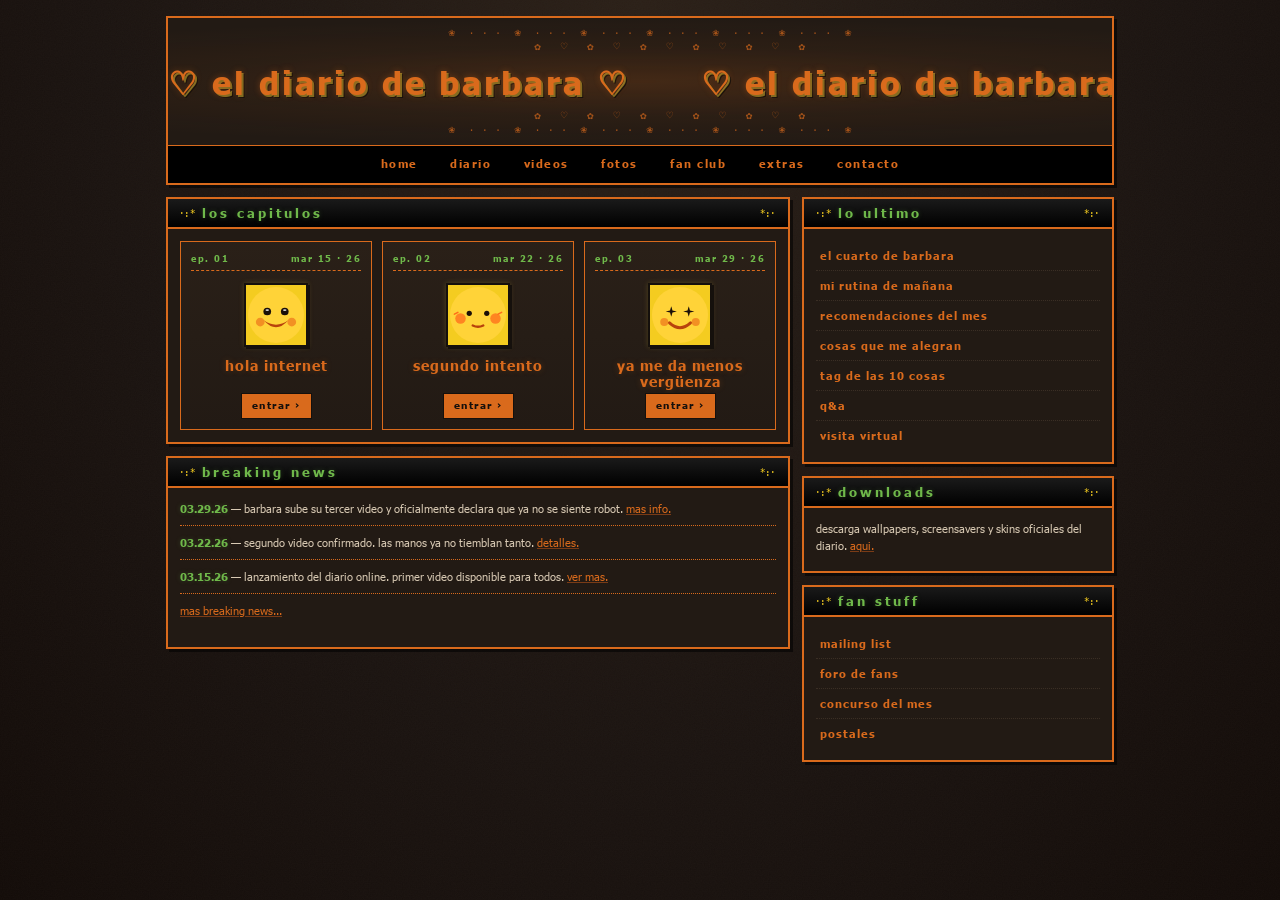
<file: index.html>
<!DOCTYPE html>
<html lang="es">
<head>
  <meta charset="UTF-8">
  <meta name="viewport" content="width=device-width, initial-scale=1.0">
  <title>·:* diario de barbara *:·</title>
  <link rel="icon" href="data:image/svg+xml,<svg xmlns='http://www.w3.org/2000/svg' viewBox='0 0 100 100'><text y='.9em' font-size='90'>🌸</text></svg>">
  <link rel="stylesheet" href="css/portal.css">
  <link rel="stylesheet" href="css/chat.css">
</head>
<body>

  <!-- ░░░░░░░░░░░░░░░░░░░░░░░░░░░░░░░░░░░░░░░░░░
       PORTAL — Y2K, modo oscuro neón
       ░░░░░░░░░░░░░░░░░░░░░░░░░░░░░░░░░░░░░░░░░ -->
  <div class="portal" id="portal">

    <!-- hero -->
    <header class="portal-hero">
      <div class="hero-title">

        <!-- banner ascii kawaii — fila superior -->
<pre class="hero-ascii top">   ❀  · · ·  ❀  · · ·  ❀  · · ·  ❀  · · ·  ❀  · · ·  ❀  · · ·  ❀
         ✿   ♡   ✿   ♡   ✿   ♡   ✿   ♡   ✿   ♡   ✿</pre>

        <!-- titulo h1 oculto para a11y/seo -->
        <h1 class="visually-hidden">el diario de barbara</h1>

        <!-- marquesina horizontal -->
        <div class="hero-marquee" aria-hidden="true">
          <div class="hero-marquee-track">
            <span>♡ el diario de barbara ♡</span>
            <span>♡ el diario de barbara ♡</span>
            <span>♡ el diario de barbara ♡</span>
            <span>♡ el diario de barbara ♡</span>
            <span>♡ el diario de barbara ♡</span>
            <span>♡ el diario de barbara ♡</span>
          </div>
        </div>

        <!-- banner ascii kawaii — fila inferior (espejo) -->
<pre class="hero-ascii bottom">         ✿   ♡   ✿   ♡   ✿   ♡   ✿   ♡   ✿   ♡   ✿
   ❀  · · ·  ❀  · · ·  ❀  · · ·  ❀  · · ·  ❀  · · ·  ❀  · · ·  ❀</pre>

      </div>
      <nav class="portal-nav">
        <a href="#" class="nav-link">home</a>
        <a href="#" class="nav-link">diario</a>
        <a href="#" class="nav-link">videos</a>
        <a href="#" class="nav-link">fotos</a>
        <a href="#" class="nav-link">fan club</a>
        <a href="#" class="nav-link">extras</a>
        <a href="#" class="nav-link">contacto</a>
      </nav>
    </header>

    <!-- grid principal: cápsulas + sidebar -->
    <main class="portal-main">

      <!-- columna izquierda: capítulos del diario -->
      <section class="portal-col-main">

        <!-- module: capítulos -->
        <div class="portal-module">
          <div class="module-head">
            <span class="module-head-text">los capitulos</span>
          </div>
          <div class="module-body chapters-grid" id="chapters-grid">
            <!-- llenado por js/portal.js -->
          </div>
        </div>

        <!-- module: breaking news -->
        <div class="portal-module">
          <div class="module-head">
            <span class="module-head-text">breaking news</span>
          </div>
          <div class="module-body breaking-news">
            <p><b>03.29.26</b> — barbara sube su tercer video y oficialmente declara que ya no se siente robot. <a href="#">mas info.</a></p>
            <p><b>03.22.26</b> — segundo video confirmado. las manos ya no tiemblan tanto. <a href="#">detalles.</a></p>
            <p><b>03.15.26</b> — lanzamiento del diario online. primer video disponible para todos. <a href="#">ver mas.</a></p>
            <p><a href="#">mas breaking news...</a></p>
          </div>
        </div>

      </section>

      <!-- columna derecha: secciones laterales -->
      <aside class="portal-col-side">

        <div class="portal-module">
          <div class="module-head">
            <span class="module-head-text">lo ultimo</span>
          </div>
          <div class="module-body side-list">
            <a href="#">el cuarto de barbara</a>
            <a href="#">mi rutina de mañana</a>
            <a href="#">recomendaciones del mes</a>
            <a href="#">cosas que me alegran</a>
            <a href="#">tag de las 10 cosas</a>
            <a href="#">q&amp;a</a>
            <a href="#">visita virtual</a>
          </div>
        </div>

        <div class="portal-module">
          <div class="module-head">
            <span class="module-head-text">downloads</span>
          </div>
          <div class="module-body side-block">
            <p>descarga wallpapers, screensavers y skins oficiales del diario. <a href="#">aqui.</a></p>
          </div>
        </div>

        <div class="portal-module">
          <div class="module-head">
            <span class="module-head-text">fan stuff</span>
          </div>
          <div class="module-body side-list">
            <a href="#">mailing list</a>
            <a href="#">foro de fans</a>
            <a href="#">concurso del mes</a>
            <a href="#">postales</a>
          </div>
        </div>

      </aside>
    </main>

  </div>

  <!-- ░░░░░░░░░░░░░░░░░░░░░░░░░░░░░░░░░░░░░░░░░░
       VENTANA DE CHAT — overlay (mecánica intacta)
       ░░░░░░░░░░░░░░░░░░░░░░░░░░░░░░░░░░░░░░░░░ -->
  <div class="chat-window" id="chat-window">
    <div class="chat-frame">
      <div class="win-titlebar">
        <span class="win-titlebar-text">
          <span id="win-title-name">barbara</span><span class="win-titlebar-meta" id="chat-meta"> — <span class="win-titlebar-status" id="chat-status">en linea</span></span>
        </span>
        <div class="win-btn-close" id="win-close">✕</div>
      </div>
      <div class="chat-body" id="chat-body"></div>
    </div>
  </div>

  <!-- Loader con cache-busting timestamp para evitar caché del navegador en JS -->
  <script>
    (async () => {
      const t = Date.now();
      const srcs = ['js/caritas.js', 'js/portal.js', 'js/chat.js'];
      for (const src of srcs) {
        await new Promise((res, rej) => {
          const s = document.createElement('script');
          s.src = src + '?t=' + t;
          s.onload = res;
          s.onerror = rej;
          document.body.appendChild(s);
        });
      }
    })();
  </script>
</body>
</html>
</file>
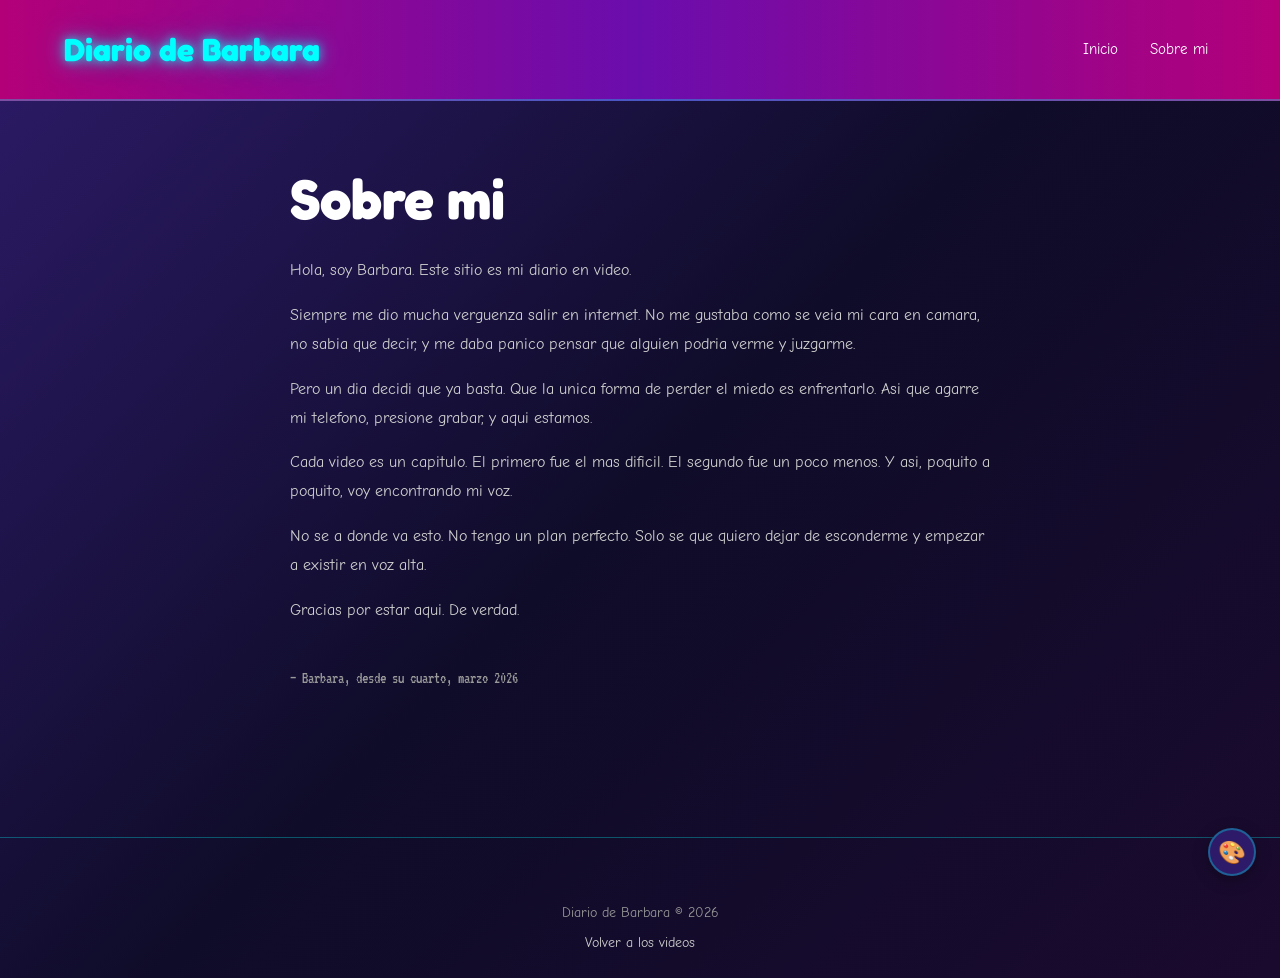
<file: about.html>
<!DOCTYPE html>
<html lang="es" data-theme="icarly-retro">
<head>
  <meta charset="UTF-8">
  <meta name="viewport" content="width=device-width, initial-scale=1.0">
  <title>Sobre mi — Diario de Barbara</title>
  <meta name="description" content="Conoce a Barbara, la chica detras del diario">

  <!-- Fonts -->
  <link rel="preconnect" href="https://fonts.googleapis.com">
  <link rel="preconnect" href="https://fonts.gstatic.com" crossorigin>
  <link href="https://fonts.googleapis.com/css2?family=Fredoka:wght@400;600;700&family=Comic+Neue:wght@400;700&family=VT323&family=Space+Grotesk:wght@400;600;700&family=DM+Sans:wght@400;500;700&family=Space+Mono:wght@400;700&family=Caveat:wght@400;700&family=Lora:ital,wght@0,400;0,700;1,400&family=Courier+Prime&family=Indie+Flower&family=Boogaloo&family=Nunito:wght@400;600;700&family=Patrick+Hand&family=Fira+Code:wght@400;500;700&family=Source+Code+Pro:wght@400;600&family=Playfair+Display:ital,wght@0,400;0,700;0,900;1,400&family=Inter:wght@300;400;600;700&family=Source+Serif+4:ital,wght@0,400;0,700;1,400&family=IBM+Plex+Mono:wght@400;500;700&family=Special+Elite&display=swap" rel="stylesheet">

  <!-- Styles -->
  <link rel="stylesheet" href="styles/variables.css">
  <link rel="stylesheet" href="styles/main.css">
  <link rel="stylesheet" href="styles/themes.css">
  <link rel="stylesheet" href="styles/responsive.css">

  <link rel="icon" href="favicon.ico">
</head>
<body>

  <!-- Header -->
  <header class="site-header">
    <div class="container header-inner">
      <a href="index.html" class="site-logo">Diario de Barbara</a>
      <div class="rec-indicator">
        <span class="rec-dot"></span>
        <span>REC</span>
      </div>
      <nav class="site-nav">
        <a href="index.html">Inicio</a>
        <a href="about.html">Sobre mi</a>
      </nav>
    </div>
  </header>

  <!-- Main Content -->
  <main class="container">
    <section class="about-page">
      <h1>Sobre mi</h1>

      <p>
        Hola, soy Barbara. Este sitio es mi diario en video.
      </p>

      <p>
        Siempre me dio mucha verguenza salir en internet. No me gustaba como se
        veia mi cara en camara, no sabia que decir, y me daba panico pensar que
        alguien podria verme y juzgarme.
      </p>

      <p>
        Pero un dia decidi que ya basta. Que la unica forma de perder el miedo
        es enfrentarlo. Asi que agarre mi telefono, presione grabar, y aqui estamos.
      </p>

      <p>
        Cada video es un capitulo. El primero fue el mas dificil. El segundo fue
        un poco menos. Y asi, poquito a poquito, voy encontrando mi voz.
      </p>

      <p>
        No se a donde va esto. No tengo un plan perfecto. Solo se que quiero
        dejar de esconderme y empezar a existir en voz alta.
      </p>

      <p>
        Gracias por estar aqui. De verdad.
      </p>

      <p style="margin-top: var(--space-xl); font-family: var(--font-mono); color: var(--text-muted);">
        — Barbara, desde su cuarto, marzo 2026
      </p>
    </section>
  </main>

  <!-- Footer -->
  <footer class="site-footer">
    <div class="container">
      <p>Diario de Barbara &copy; 2026</p>
      <p style="margin-top: var(--space-sm);">
        <a href="index.html">Volver a los videos</a>
      </p>
    </div>
  </footer>

  <!-- Scripts -->
  <script src="js/themes.js"></script>

</body>
</html>
</file>
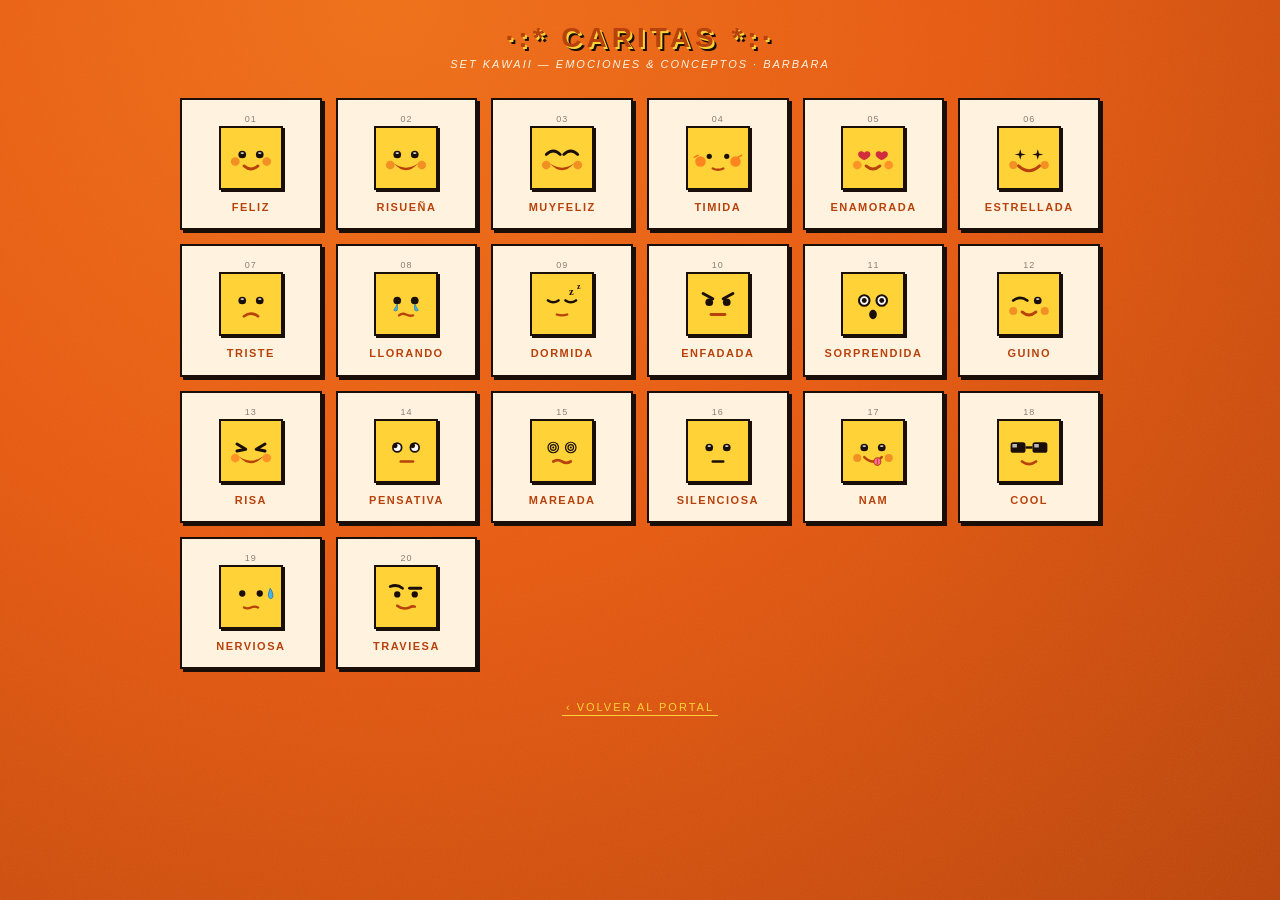
<file: caritas.html>
<!DOCTYPE html>
<html lang="es">
<head>
  <meta charset="UTF-8">
  <meta name="viewport" content="width=device-width, initial-scale=1.0">
  <title>·:* caritas — diario de barbara *:·</title>
  <style>
    *,*::before,*::after { margin:0; padding:0; box-sizing:border-box; }
    body {
      font-family: 'Tahoma', sans-serif;
      background:
        url("data:image/svg+xml;utf8,<svg xmlns='http://www.w3.org/2000/svg' width='180' height='180'><filter id='n'><feTurbulence type='fractalNoise' baseFrequency='0.85' numOctaves='2' stitchTiles='stitch'/><feColorMatrix values='0 0 0 0 0.72  0 0 0 0 0.26  0 0 0 0 0.04  0 0 0 0.18 0'/></filter><rect width='100%25' height='100%25' filter='url(%23n)'/></svg>"),
        radial-gradient(ellipse at 30% 0%, #f0701a 0%, #e85a13 45%, #b8420c 100%);
      background-attachment: fixed;
      color: #1a0f08;
      padding: 24px 16px 60px;
      min-height: 100vh;
    }
    h1 {
      font-size: 28px;
      font-weight: 700;
      letter-spacing: 5px;
      text-transform: uppercase;
      color: #b8420c;
      text-shadow: 2px 2px 0 #ffd338, 4px 4px 0 #1a0f08;
      text-align: center;
      margin-bottom: 6px;
      line-height: 1;
    }
    .subtitle {
      text-align: center;
      font-size: 11px;
      color: #fff3e0;
      letter-spacing: 2px;
      text-transform: uppercase;
      margin-bottom: 28px;
      font-style: italic;
    }
    .grid {
      max-width: 920px;
      margin: 0 auto;
      display: grid;
      grid-template-columns: repeat(auto-fill, minmax(140px, 1fr));
      gap: 14px;
    }
    .item {
      background: #fff3e0;
      border: 2px solid #1a0f08;
      box-shadow: 3px 3px 0 #1a0f08;
      padding: 14px 8px;
      text-align: center;
    }
    .face-box {
      width: 64px; height: 64px;
      background: #ffd338;
      border: 2px solid #1a0f08;
      box-shadow: 2px 2px 0 #1a0f08;
      margin: 0 auto 10px;
      display: flex; align-items: center; justify-content: center;
    }
    .face-box svg { width: 56px; height: 56px; display: block; }
    .key {
      font-size: 11px;
      font-weight: 700;
      color: #b8420c;
      text-transform: uppercase;
      letter-spacing: 1.5px;
      line-height: 1.3;
    }
    .num {
      font-size: 9px;
      color: #1a0f08;
      opacity: 0.5;
      letter-spacing: 1px;
      margin-bottom: 2px;
    }
    a.back {
      display: inline-block;
      margin-top: 32px;
      font-size: 11px;
      color: #ffd338;
      text-decoration: none;
      letter-spacing: 2px;
      text-transform: uppercase;
      border-bottom: 1px solid #ffd338;
      padding: 0 4px 2px;
    }
    a.back:hover { color: #fff; border-color: #fff; }
    .footer-link { text-align: center; }
  </style>
</head>
<body>

  <h1>·:* caritas *:·</h1>
  <p class="subtitle">set kawaii — emociones &amp; conceptos · barbara</p>

  <div class="grid" id="grid"></div>

  <div class="footer-link">
    <a class="back" href="index.html">‹ volver al portal</a>
  </div>

  <!-- Loader con cache-busting -->
  <script>
    (async () => {
      await new Promise((res, rej) => {
        const s = document.createElement('script');
        s.src = 'js/caritas.js?t=' + Date.now();
        s.onload = res;
        s.onerror = rej;
        document.body.appendChild(s);
      });
      const grid = document.getElementById('grid');
      Object.entries(CARITAS).forEach(([key, svg], i) => {
        const item = document.createElement('div');
        item.className = 'item';
        item.innerHTML = `
          <div class="num">${String(i + 1).padStart(2, '0')}</div>
          <div class="face-box">${svg}</div>
          <div class="key">${key}</div>`;
        grid.appendChild(item);
      });
    })();
  </script>

</body>
</html>
</file>
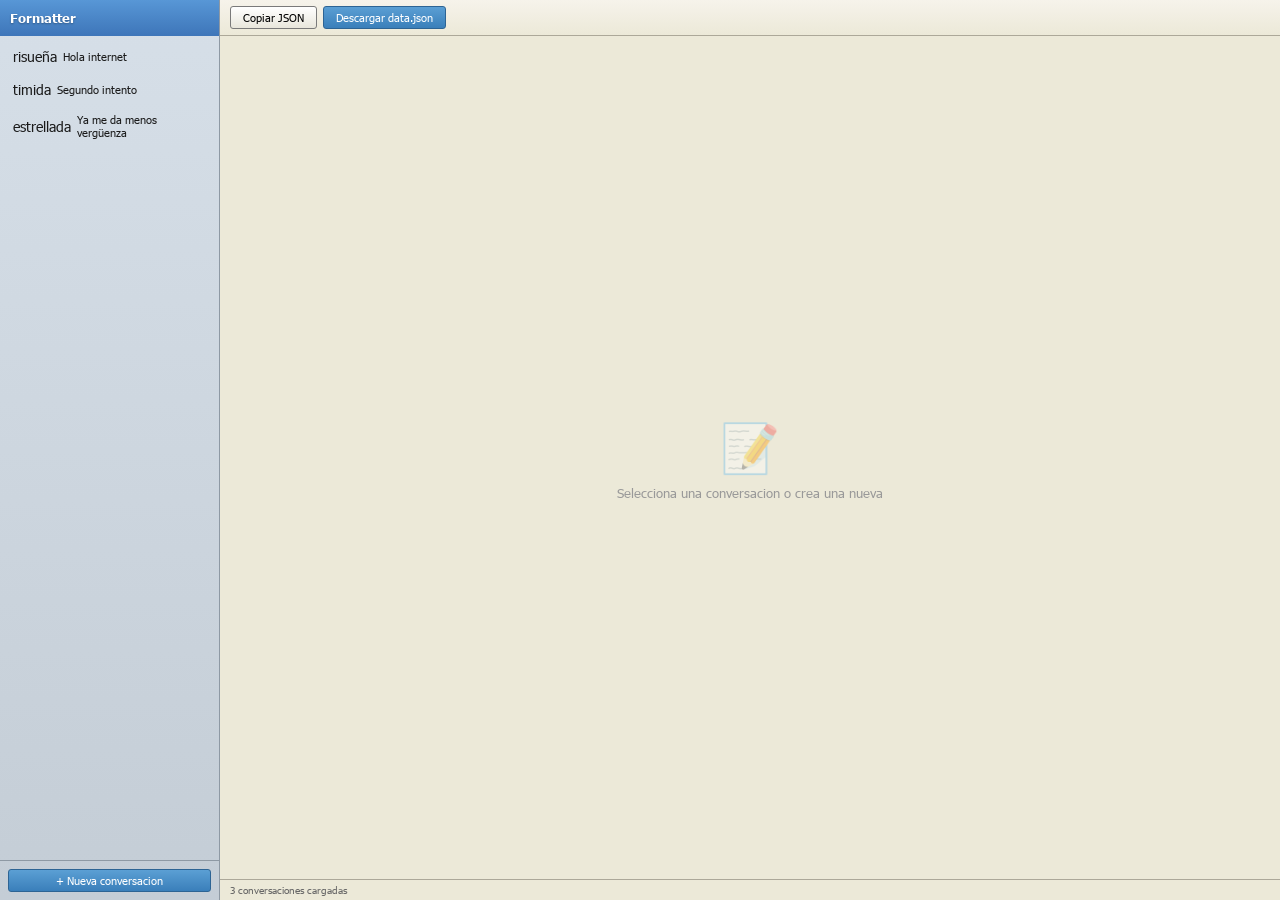
<file: formatter.html>
<!DOCTYPE html>
<html lang="es">
<head>
  <meta charset="UTF-8">
  <meta name="viewport" content="width=device-width, initial-scale=1.0">
  <title>Formatter — Diario de Barbara</title>
  <link rel="icon" href="data:image/svg+xml,<svg xmlns='http://www.w3.org/2000/svg' viewBox='0 0 100 100'><text y='.9em' font-size='90'>&#x270F;</text></svg>">
  <style>
    @font-face {
      font-family: 'Tahoma';
      src: url('assets/fonts/tahoma.woff2') format('woff2');
      font-weight: 400; font-style: normal; font-display: swap;
    }
    @font-face {
      font-family: 'Tahoma';
      src: url('assets/fonts/tahoma-bold.woff2') format('woff2');
      font-weight: 700; font-style: normal; font-display: swap;
    }

    *, *::before, *::after { margin: 0; padding: 0; box-sizing: border-box; }
    html, body { height: 100%; }
    body {
      font-family: 'Tahoma', 'Segoe UI', Geneva, Verdana, sans-serif;
      font-size: 12px;
      background: #3a6ea5;
      color: #1a1a1a;
      display: flex;
    }

    /* ── layout ── */
    .sidebar {
      width: 220px;
      background: linear-gradient(180deg, #d6dfe8, #c4cdd6);
      border-right: 1px solid #8e99a4;
      display: flex; flex-direction: column;
      flex-shrink: 0;
    }
    .sidebar-header {
      padding: 10px;
      background: linear-gradient(180deg, rgba(74,143,212,0.9), rgba(45,106,180,0.9));
      color: #fff;
      font-weight: 700;
      font-size: 13px;
      text-shadow: 0 1px 2px rgba(0,0,0,0.3);
    }
    .sidebar-list {
      flex: 1;
      overflow-y: auto;
      padding: 4px;
    }
    .sidebar-item {
      padding: 6px 8px;
      cursor: pointer;
      border: 1px solid transparent;
      border-radius: 3px;
      display: flex; align-items: center; gap: 6px;
      font-size: 11px;
    }
    .sidebar-item:hover { background: rgba(74,143,212,0.15); }
    .sidebar-item.active {
      background: rgba(74,143,212,0.25);
      border-color: rgba(74,143,212,0.4);
    }
    .sidebar-item img { width: 16px; height: 16px; image-rendering: pixelated; }
    .sidebar-item .emoji { font-size: 14px; }
    .sidebar-actions {
      padding: 8px;
      border-top: 1px solid #8e99a4;
    }

    .main {
      flex: 1;
      display: flex; flex-direction: column;
      background: #ece9d8;
      overflow: hidden;
    }
    .toolbar {
      padding: 6px 10px;
      background: linear-gradient(180deg, #f6f3eb, #ece9d8);
      border-bottom: 1px solid #aca899;
      display: flex; gap: 6px; align-items: center;
    }
    .editor {
      flex: 1;
      overflow-y: auto;
      padding: 16px;
    }
    .status-bar {
      padding: 4px 10px;
      background: #ece9d8;
      border-top: 1px solid #aca899;
      font-size: 10px;
      color: #666;
    }

    /* ── botones ── */
    .btn {
      padding: 4px 12px;
      font-family: inherit;
      font-size: 11px;
      border: 1px solid #7a7a7a;
      border-radius: 3px;
      background: linear-gradient(180deg, #fff, #e8e6db);
      cursor: pointer;
      white-space: nowrap;
    }
    .btn:hover { background: linear-gradient(180deg, #fff, #d4d0c8); }
    .btn:active { background: #d4d0c8; }
    .btn-primary {
      background: linear-gradient(180deg, #5b9fd4, #3a7fba);
      color: #fff; border-color: #2d6494;
    }
    .btn-primary:hover { background: linear-gradient(180deg, #6daee0, #4a8fc8); }
    .btn-danger {
      background: linear-gradient(180deg, #e87060, #c4382a);
      color: #fff; border-color: #a02018;
    }
    .btn-danger:hover { background: linear-gradient(180deg, #f08070, #d4483a); }
    .btn-sm { padding: 2px 8px; font-size: 10px; }

    /* ── formulario ── */
    .form-group {
      margin-bottom: 12px;
    }
    .form-group label {
      display: block;
      font-weight: 700;
      margin-bottom: 3px;
      font-size: 11px;
    }
    .form-group input, .form-group select, .form-group textarea {
      width: 100%;
      padding: 4px 6px;
      font-family: inherit;
      font-size: 11px;
      border: 1px solid #7a7a7a;
      border-radius: 2px;
      background: #fff;
    }
    .form-group input:focus, .form-group select:focus, .form-group textarea:focus {
      outline: none;
      border-color: #3a7fba;
      box-shadow: 0 0 3px rgba(74,143,212,0.4);
    }
    .form-row {
      display: flex; gap: 12px;
    }
    .form-row .form-group { flex: 1; }

    .icon-option {
      display: flex; align-items: center; gap: 6px;
    }
    .icon-option img { width: 16px; height: 16px; image-rendering: pixelated; }

    /* ── mensajes ── */
    .msg-list {
      border: 1px solid #aca899;
      border-radius: 3px;
      background: #fff;
      min-height: 60px;
    }
    .msg-row {
      display: flex; align-items: flex-start; gap: 6px;
      padding: 6px 8px;
      border-bottom: 1px solid #eee;
      cursor: grab;
    }
    .msg-row:last-child { border-bottom: none; }
    .msg-row.dragging { opacity: 0.4; }
    .msg-row.drag-over { border-top: 2px solid #3a7fba; }

    .msg-sender-btn {
      padding: 2px 6px;
      font-family: inherit;
      font-size: 10px;
      font-weight: 700;
      border: 1px solid #7a7a7a;
      border-radius: 3px;
      cursor: pointer;
      min-width: 56px;
      text-align: center;
      flex-shrink: 0;
    }
    .msg-sender-btn.barbara {
      background: linear-gradient(180deg, #f8a4d0, #e56baa);
      color: #fff; border-color: #d45a9a;
    }
    .msg-sender-btn.usuario {
      background: linear-gradient(180deg, #a4c8f8, #6b9ae5);
      color: #fff; border-color: #5a7ad4;
    }

    .msg-content {
      flex: 1;
    }
    .msg-content textarea {
      width: 100%;
      padding: 3px 5px;
      font-family: inherit;
      font-size: 11px;
      border: 1px solid #ccc;
      border-radius: 2px;
      resize: vertical;
      min-height: 28px;
    }
    .msg-type-indicator {
      font-size: 9px;
      color: #888;
      margin-top: 2px;
    }
    .msg-actions {
      display: flex; flex-direction: column; gap: 2px;
      flex-shrink: 0;
    }

    /* ── checklist de archivos ── */
    .file-checklist {
      margin-top: 16px;
      border: 1px solid #aca899;
      border-radius: 3px;
      background: #fefefe;
      padding: 8px;
    }
    .file-checklist h3 {
      font-size: 11px;
      margin-bottom: 6px;
      color: #555;
    }
    .file-item {
      display: flex; align-items: center; gap: 6px;
      font-size: 11px;
      padding: 3px 0;
    }
    .file-item .check { color: #4caf50; }
    .file-item .pending { color: #f57c00; }

    /* ── empty state ── */
    .empty-state {
      display: flex;
      flex-direction: column;
      align-items: center;
      justify-content: center;
      height: 100%;
      color: #999;
      font-size: 13px;
      gap: 8px;
    }
    .empty-state .icon { font-size: 48px; opacity: 0.4; }

    /* ── toast ── */
    .toast {
      position: fixed;
      bottom: 40px; right: 16px;
      padding: 8px 16px;
      background: #333;
      color: #fff;
      border-radius: 4px;
      font-size: 11px;
      opacity: 0;
      transform: translateY(10px);
      transition: all 0.3s ease;
      z-index: 100;
    }
    .toast.show {
      opacity: 1;
      transform: translateY(0);
    }
  </style>
</head>
<body>

  <div class="sidebar">
    <div class="sidebar-header">Formatter</div>
    <div class="sidebar-list" id="sidebar-list"></div>
    <div class="sidebar-actions">
      <button class="btn btn-primary" style="width:100%" onclick="newChat()">+ Nueva conversacion</button>
    </div>
  </div>

  <div class="main">
    <div class="toolbar">
      <button class="btn" onclick="copyJSON()">Copiar JSON</button>
      <button class="btn btn-primary" onclick="downloadJSON()">Descargar data.json</button>
      <span style="flex:1"></span>
      <button class="btn btn-danger btn-sm" id="btn-delete" style="display:none" onclick="deleteChat()">Eliminar chat</button>
    </div>

    <div class="editor" id="editor">
      <div class="empty-state">
        <div class="icon">&#x1F4DD;</div>
        <div>Selecciona una conversacion o crea una nueva</div>
      </div>
    </div>

    <div class="status-bar" id="status-bar">Cargando datos...</div>
  </div>

  <div class="toast" id="toast"></div>

<script>
/* ═══════════════════════════════
   Estado
═══════════════════════════════ */
let data = null;
let iconIndex = null;
let currentIdx = -1;

/* ═══════════════════════════════
   Cargar datos
═══════════════════════════════ */
Promise.all([
  fetch('data.json').then(r => r.json()),
  fetch('assets/icons/index.json').then(r => r.json())
]).then(([d, icons]) => {
  data = d;
  iconIndex = icons;
  renderSidebar();
  setStatus(`${data.chats.length} conversaciones cargadas`);
}).catch(err => {
  setStatus('Error cargando datos: ' + err.message);
});

/* ═══════════════════════════════
   Sidebar
═══════════════════════════════ */
function renderSidebar() {
  const list = document.getElementById('sidebar-list');
  list.innerHTML = '';
  data.chats.forEach((chat, idx) => {
    const el = document.createElement('div');
    el.className = 'sidebar-item' + (idx === currentIdx ? ' active' : '');
    const iconHtml = getIconHtml(chat.icono, 16);
    el.innerHTML = `${iconHtml}<span>${chat.titulo}</span>`;
    el.onclick = () => selectChat(idx);
    list.appendChild(el);
  });
}

function getIconHtml(key, size) {
  if (iconIndex && iconIndex[key]) {
    return `<img src="assets/icons/${iconIndex[key].file}" width="${size}" height="${size}" style="image-rendering:pixelated">`;
  }
  return `<span class="emoji">${key}</span>`;
}

/* ═══════════════════════════════
   Seleccionar / crear / eliminar chat
═══════════════════════════════ */
function selectChat(idx) {
  currentIdx = idx;
  renderSidebar();
  renderEditor();
  document.getElementById('btn-delete').style.display = '';
}

function newChat() {
  const chat = {
    titulo: 'Nueva conversacion',
    slug: 'nueva-conversacion-' + Date.now(),
    icono: 'msn',
    fecha: new Date().toISOString().split('T')[0],
    chat: []
  };
  data.chats.push(chat);
  currentIdx = data.chats.length - 1;
  renderSidebar();
  renderEditor();
  document.getElementById('btn-delete').style.display = '';
  setStatus('Nueva conversacion creada');
}

function deleteChat() {
  if (currentIdx < 0) return;
  const name = data.chats[currentIdx].titulo;
  if (!confirm(`Eliminar "${name}"?`)) return;
  data.chats.splice(currentIdx, 1);
  currentIdx = -1;
  renderSidebar();
  renderEmptyEditor();
  document.getElementById('btn-delete').style.display = 'none';
  setStatus(`"${name}" eliminada`);
}

/* ═══════════════════════════════
   Editor
═══════════════════════════════ */
function renderEditor() {
  if (currentIdx < 0) return renderEmptyEditor();
  const chat = data.chats[currentIdx];
  const editor = document.getElementById('editor');

  /* iconos para el select */
  const iconKeys = Object.keys(iconIndex).filter(k => !k.startsWith('_'));
  const iconOpts = iconKeys.map(k =>
    `<option value="${k}" ${k === chat.icono ? 'selected' : ''}>${k} — ${iconIndex[k].desc}</option>`
  ).join('');

  editor.innerHTML = `
    <div class="form-row">
      <div class="form-group">
        <label>Titulo</label>
        <input type="text" id="f-titulo" value="${esc(chat.titulo)}" oninput="updateField('titulo', this.value)">
      </div>
      <div class="form-group">
        <label>Slug</label>
        <input type="text" id="f-slug" value="${esc(chat.slug)}" oninput="updateField('slug', this.value)">
      </div>
    </div>
    <div class="form-row">
      <div class="form-group">
        <label>Icono</label>
        <select id="f-icono" onchange="updateField('icono', this.value)">${iconOpts}</select>
      </div>
      <div class="form-group">
        <label>Fecha</label>
        <input type="date" id="f-fecha" value="${chat.fecha}" oninput="updateField('fecha', this.value)">
      </div>
    </div>

    <div class="form-group">
      <label>Mensajes</label>
      <div class="msg-list" id="msg-list"></div>
      <div style="margin-top:6px">
        <button class="btn btn-sm" onclick="addMessage(1)">+ Mensaje Barbara</button>
        <button class="btn btn-sm" onclick="addMessage(2)">+ Mensaje Usuario</button>
      </div>
    </div>

    <div class="form-group">
      <label>Auto-generar slug desde titulo</label>
      <button class="btn btn-sm" onclick="autoSlug()">Generar slug</button>
    </div>

    <div id="file-checklist-area"></div>
  `;

  renderMessages();
  renderFileChecklist();
}

function renderEmptyEditor() {
  document.getElementById('editor').innerHTML = `
    <div class="empty-state">
      <div class="icon">&#x1F4DD;</div>
      <div>Selecciona una conversacion o crea una nueva</div>
    </div>`;
}

function renderMessages() {
  const chat = data.chats[currentIdx];
  const list = document.getElementById('msg-list');
  if (!list) return;
  list.innerHTML = '';

  chat.chat.forEach((msg, i) => {
    const row = document.createElement('div');
    row.className = 'msg-row';
    row.draggable = true;
    row.dataset.idx = i;

    const isVideo = typeof msg.contenido === 'string' && /\.(webm|mp4)$/i.test(msg.contenido);
    const content = isVideo
      ? msg.contenido
      : (Array.isArray(msg.contenido) ? msg.contenido.join('\n') : msg.contenido);

    const senderClass = msg.emisor === 1 ? 'barbara' : 'usuario';
    const senderLabel = msg.emisor === 1 ? 'Barbara' : 'Usuario';

    row.innerHTML = `
      <button class="msg-sender-btn ${senderClass}" onclick="toggleSender(${i})" title="Click para cambiar emisor">${senderLabel}</button>
      <div class="msg-content">
        <textarea rows="${isVideo ? 1 : Math.max(1, content.split('\n').length)}" oninput="updateMessage(${i}, this.value)">${esc(content)}</textarea>
        <div class="msg-type-indicator">${isVideo ? '&#x1F3AC; Video' : '&#x1F4AC; Texto'} ${isVideo ? '' : '(lineas separadas = parrafos)'}</div>
      </div>
      <div class="msg-actions">
        <button class="btn btn-sm" onclick="moveMessage(${i}, -1)" ${i === 0 ? 'disabled' : ''} title="Subir">&uarr;</button>
        <button class="btn btn-sm" onclick="moveMessage(${i}, 1)" ${i === chat.chat.length - 1 ? 'disabled' : ''} title="Bajar">&darr;</button>
        <button class="btn btn-danger btn-sm" onclick="removeMessage(${i})" title="Eliminar">&times;</button>
      </div>
    `;

    /* drag & drop */
    row.addEventListener('dragstart', (e) => {
      e.dataTransfer.setData('text/plain', i);
      row.classList.add('dragging');
    });
    row.addEventListener('dragend', () => row.classList.remove('dragging'));
    row.addEventListener('dragover', (e) => {
      e.preventDefault();
      row.classList.add('drag-over');
    });
    row.addEventListener('dragleave', () => row.classList.remove('drag-over'));
    row.addEventListener('drop', (e) => {
      e.preventDefault();
      row.classList.remove('drag-over');
      const fromIdx = parseInt(e.dataTransfer.getData('text/plain'));
      const toIdx = i;
      if (fromIdx !== toIdx) {
        const msgs = chat.chat;
        const [moved] = msgs.splice(fromIdx, 1);
        msgs.splice(toIdx, 0, moved);
        renderMessages();
      }
    });

    list.appendChild(row);
  });
}

/* ═══════════════════════════════
   Acciones de mensajes
═══════════════════════════════ */
function addMessage(emisor) {
  if (currentIdx < 0) return;
  data.chats[currentIdx].chat.push({ emisor, contenido: [''] });
  renderMessages();
  /* focus en el ultimo textarea */
  const textareas = document.querySelectorAll('#msg-list textarea');
  if (textareas.length) textareas[textareas.length - 1].focus();
}

function removeMessage(i) {
  if (currentIdx < 0) return;
  data.chats[currentIdx].chat.splice(i, 1);
  renderMessages();
  renderFileChecklist();
}

function toggleSender(i) {
  if (currentIdx < 0) return;
  const msg = data.chats[currentIdx].chat[i];
  msg.emisor = msg.emisor === 1 ? 2 : 1;
  renderMessages();
}

function moveMessage(i, dir) {
  if (currentIdx < 0) return;
  const msgs = data.chats[currentIdx].chat;
  const newIdx = i + dir;
  if (newIdx < 0 || newIdx >= msgs.length) return;
  [msgs[i], msgs[newIdx]] = [msgs[newIdx], msgs[i]];
  renderMessages();
}

function updateMessage(i, value) {
  if (currentIdx < 0) return;
  const isVideo = /\.(webm|mp4)$/i.test(value.trim());
  if (isVideo) {
    data.chats[currentIdx].chat[i].contenido = value.trim();
  } else {
    const lines = value.split('\n').filter(l => l.length > 0);
    data.chats[currentIdx].chat[i].contenido = lines.length === 1 ? lines : lines;
  }
  renderFileChecklist();
}

/* ═══════════════════════════════
   Campos del chat
═══════════════════════════════ */
function updateField(field, value) {
  if (currentIdx < 0) return;
  data.chats[currentIdx][field] = value;
  if (field === 'titulo' || field === 'icono') renderSidebar();
}

function autoSlug() {
  if (currentIdx < 0) return;
  const titulo = data.chats[currentIdx].titulo;
  const slug = titulo.toLowerCase()
    .normalize('NFD').replace(/[\u0300-\u036f]/g, '')
    .replace(/[^a-z0-9]+/g, '-')
    .replace(/^-|-$/g, '');
  data.chats[currentIdx].slug = slug;
  document.getElementById('f-slug').value = slug;
}

/* ═══════════════════════════════
   File checklist
═══════════════════════════════ */
function renderFileChecklist() {
  const area = document.getElementById('file-checklist-area');
  if (!area || currentIdx < 0) return;

  const videos = [];
  data.chats[currentIdx].chat.forEach(msg => {
    if (typeof msg.contenido === 'string' && /\.(webm|mp4)$/i.test(msg.contenido)) {
      videos.push(msg.contenido);
    }
  });

  if (videos.length === 0) {
    area.innerHTML = '';
    return;
  }

  area.innerHTML = `
    <div class="file-checklist">
      <h3>&#x1F4C1; Archivos referenciados</h3>
      ${videos.map(v => `
        <div class="file-item">
          <span class="pending">&#x25CB;</span>
          <code>${v}</code>
          <span style="color:#999;font-size:10px">— asegurate de que este archivo exista en la carpeta</span>
        </div>
      `).join('')}
    </div>
  `;
}

/* ═══════════════════════════════
   Exportar
═══════════════════════════════ */
function copyJSON() {
  const json = JSON.stringify(data, null, 2);
  navigator.clipboard.writeText(json).then(() => {
    showToast('JSON copiado al portapapeles');
  }).catch(() => {
    /* fallback */
    const ta = document.createElement('textarea');
    ta.value = json;
    document.body.appendChild(ta);
    ta.select();
    document.execCommand('copy');
    ta.remove();
    showToast('JSON copiado al portapapeles');
  });
}

function downloadJSON() {
  const json = JSON.stringify(data, null, 2);
  const blob = new Blob([json + '\n'], { type: 'application/json' });
  const url = URL.createObjectURL(blob);
  const a = document.createElement('a');
  a.href = url;
  a.download = 'data.json';
  a.click();
  URL.revokeObjectURL(url);
  showToast('data.json descargado');
}

/* ═══════════════════════════════
   Utilidades
═══════════════════════════════ */
function esc(s) {
  return String(s).replace(/&/g, '&amp;').replace(/</g, '&lt;').replace(/>/g, '&gt;').replace(/"/g, '&quot;');
}

function setStatus(msg) {
  document.getElementById('status-bar').textContent = msg;
}

function showToast(msg) {
  const t = document.getElementById('toast');
  t.textContent = msg;
  t.classList.add('show');
  setTimeout(() => t.classList.remove('show'), 2500);
}
</script>
</body>
</html>
</file>
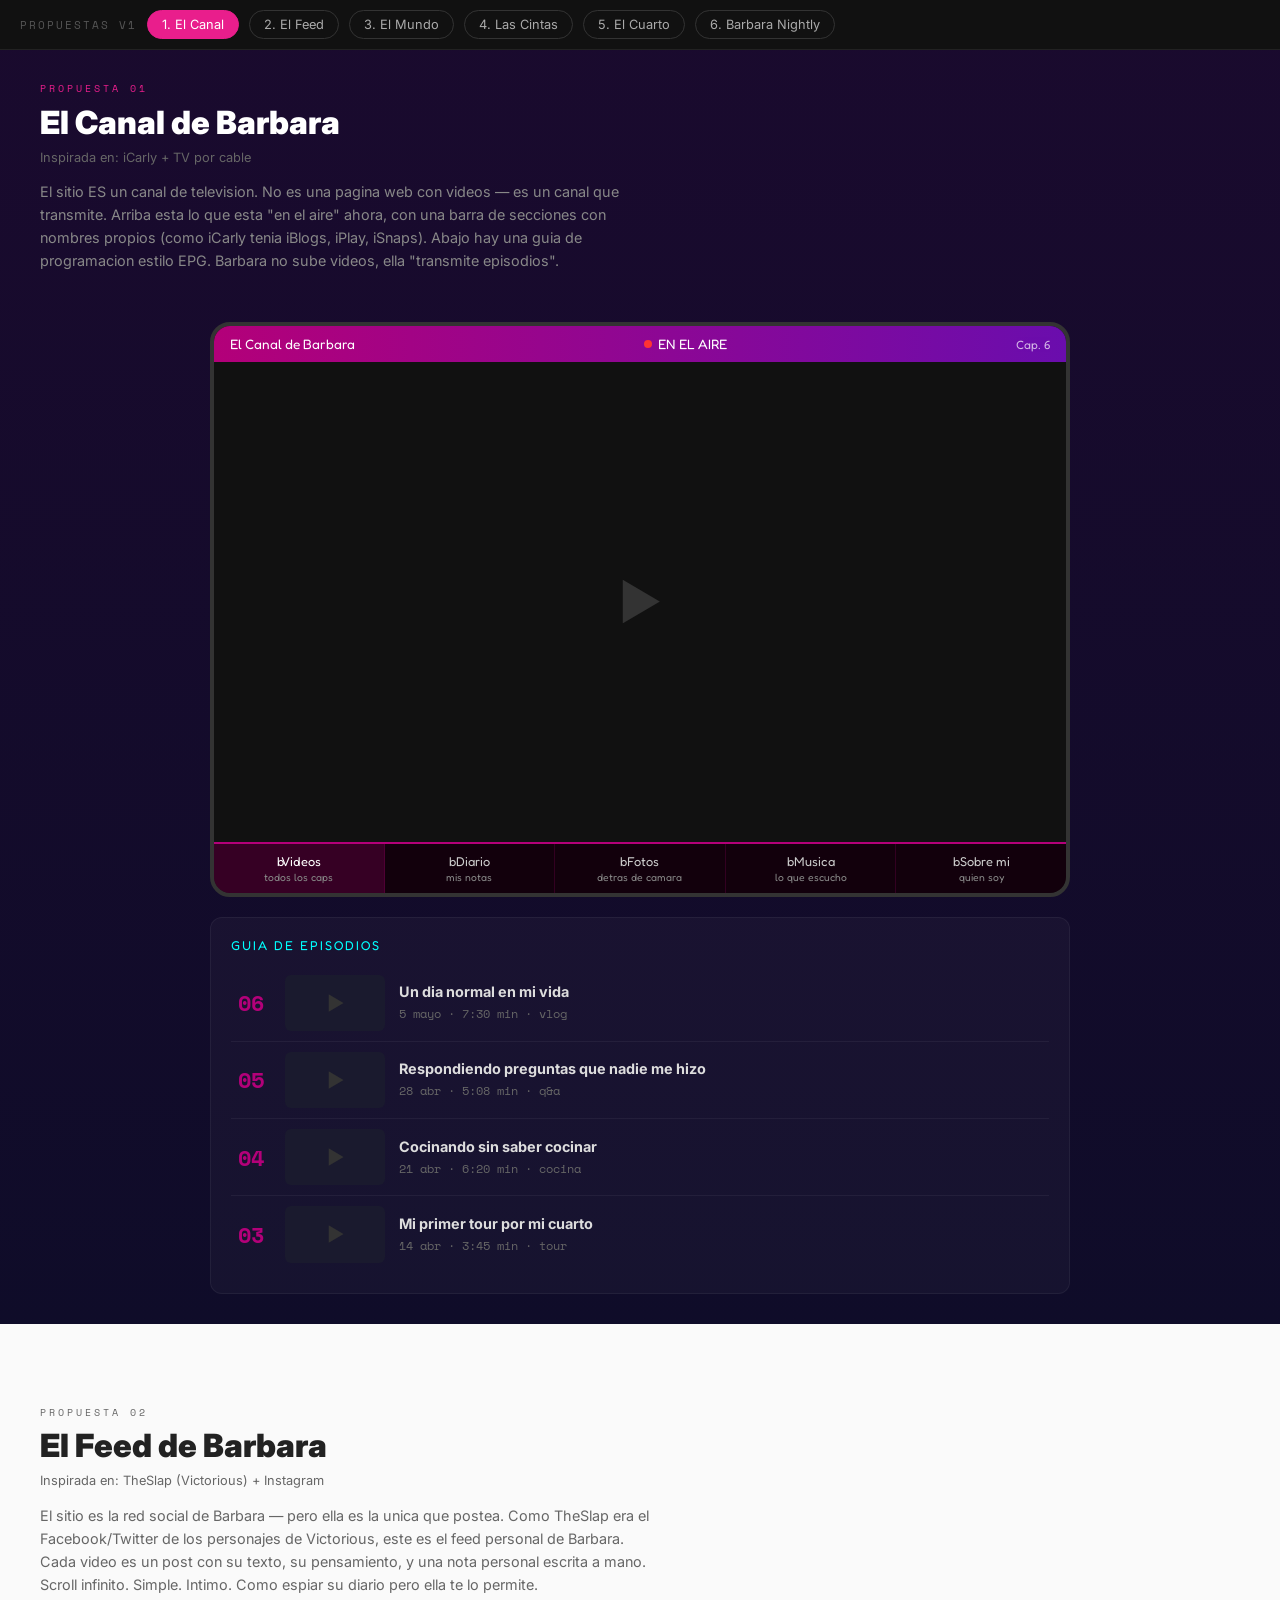
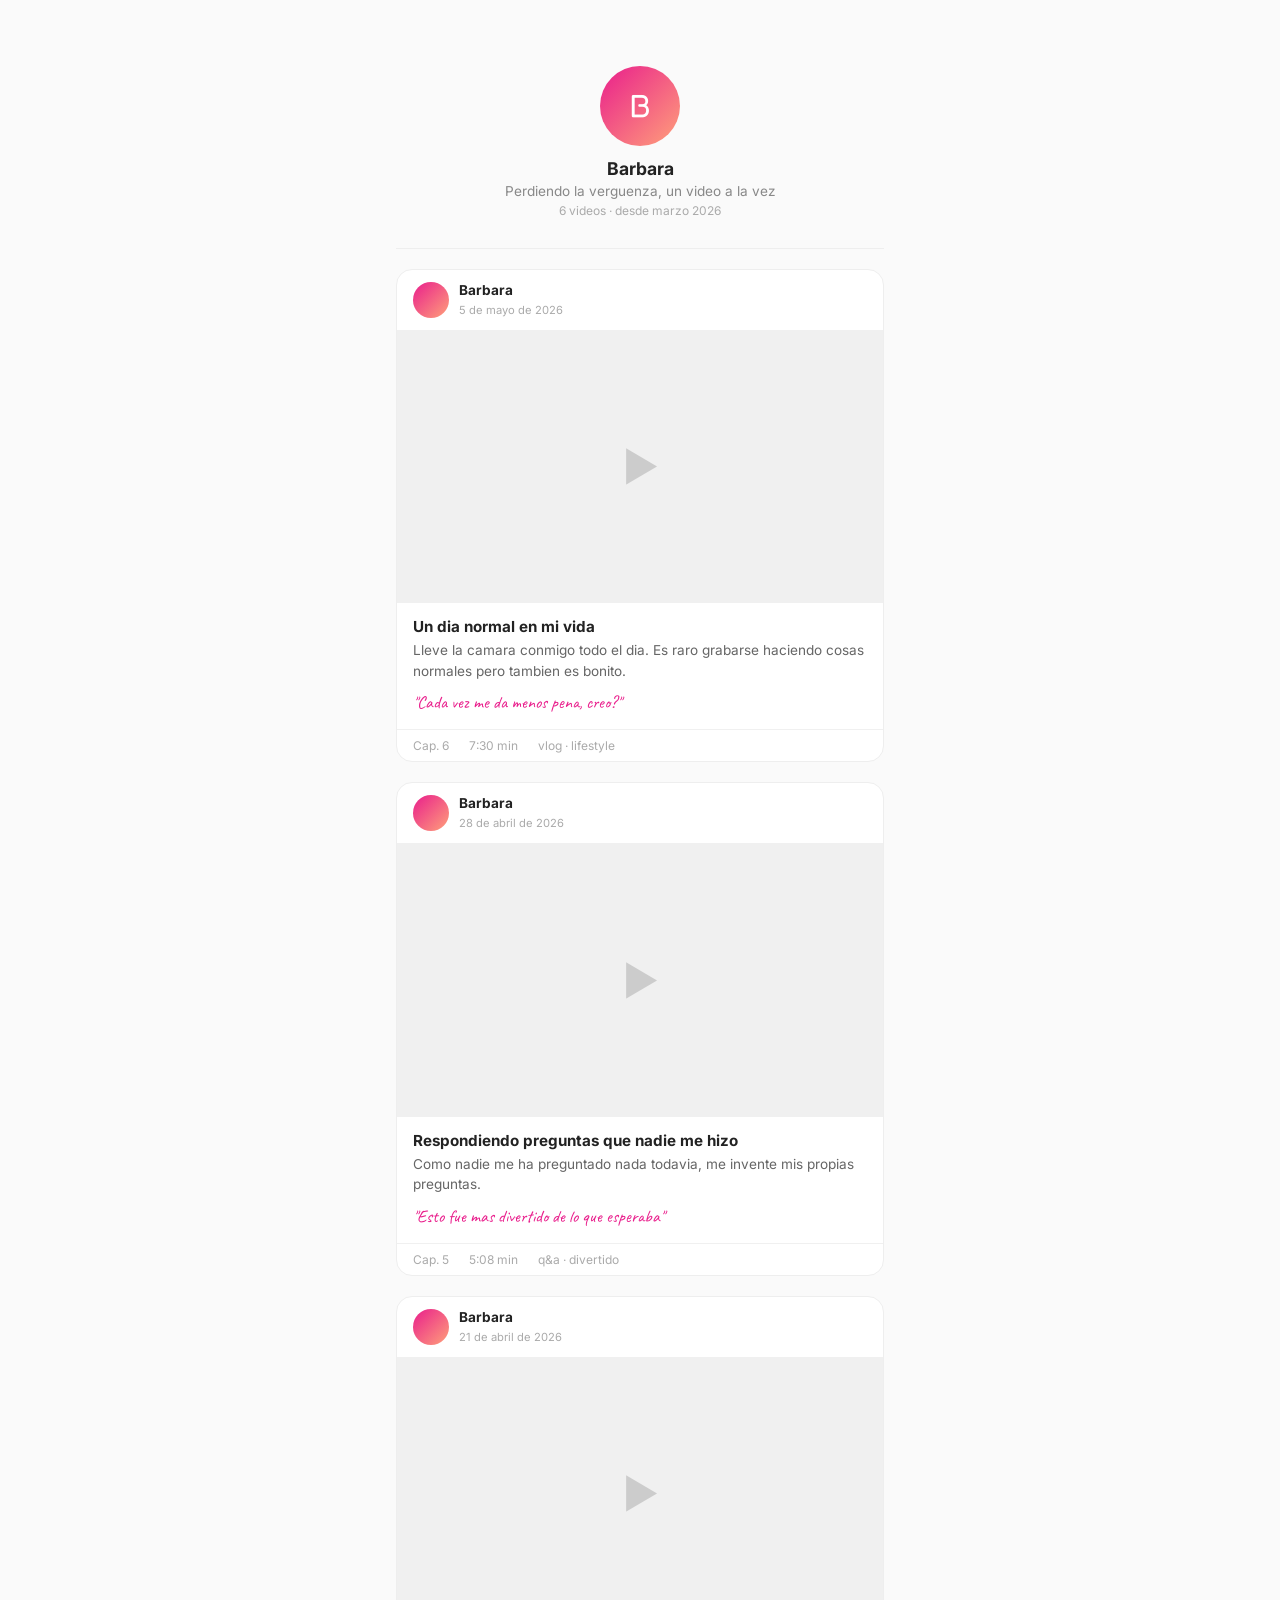
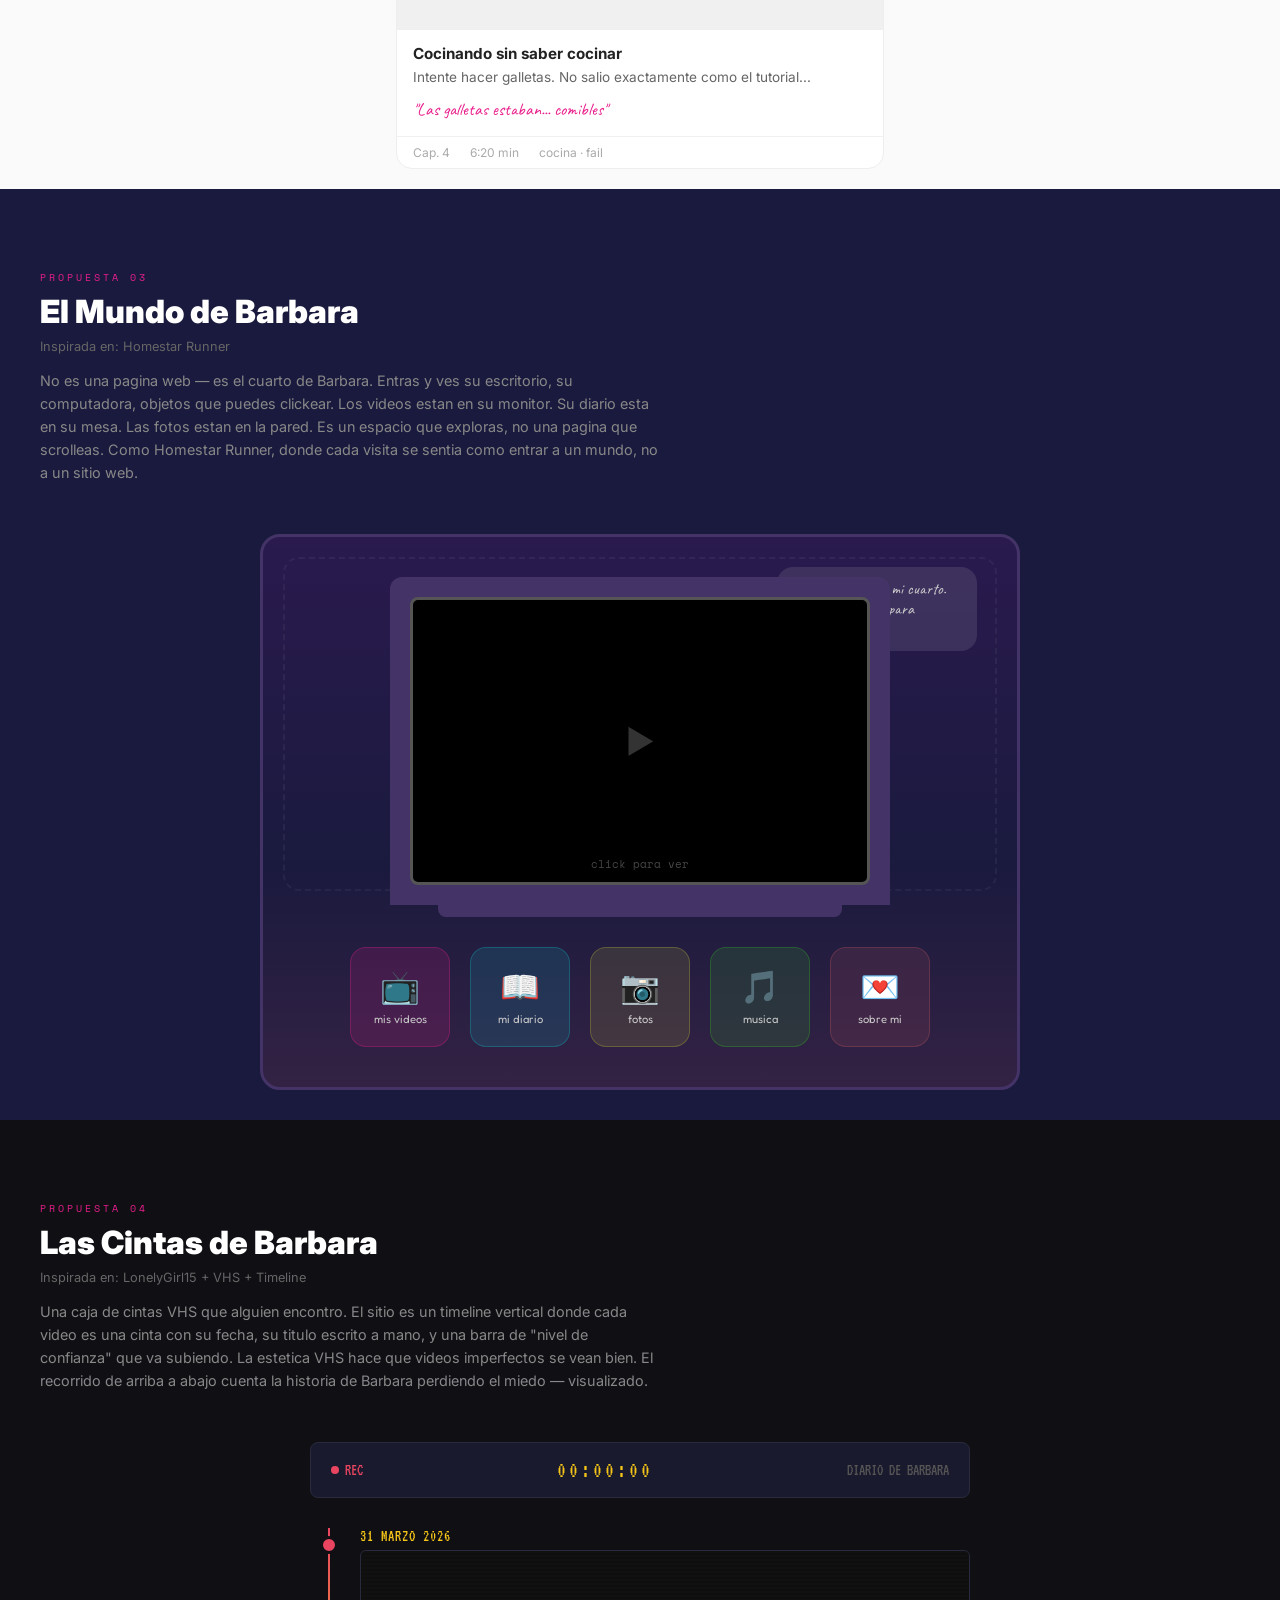
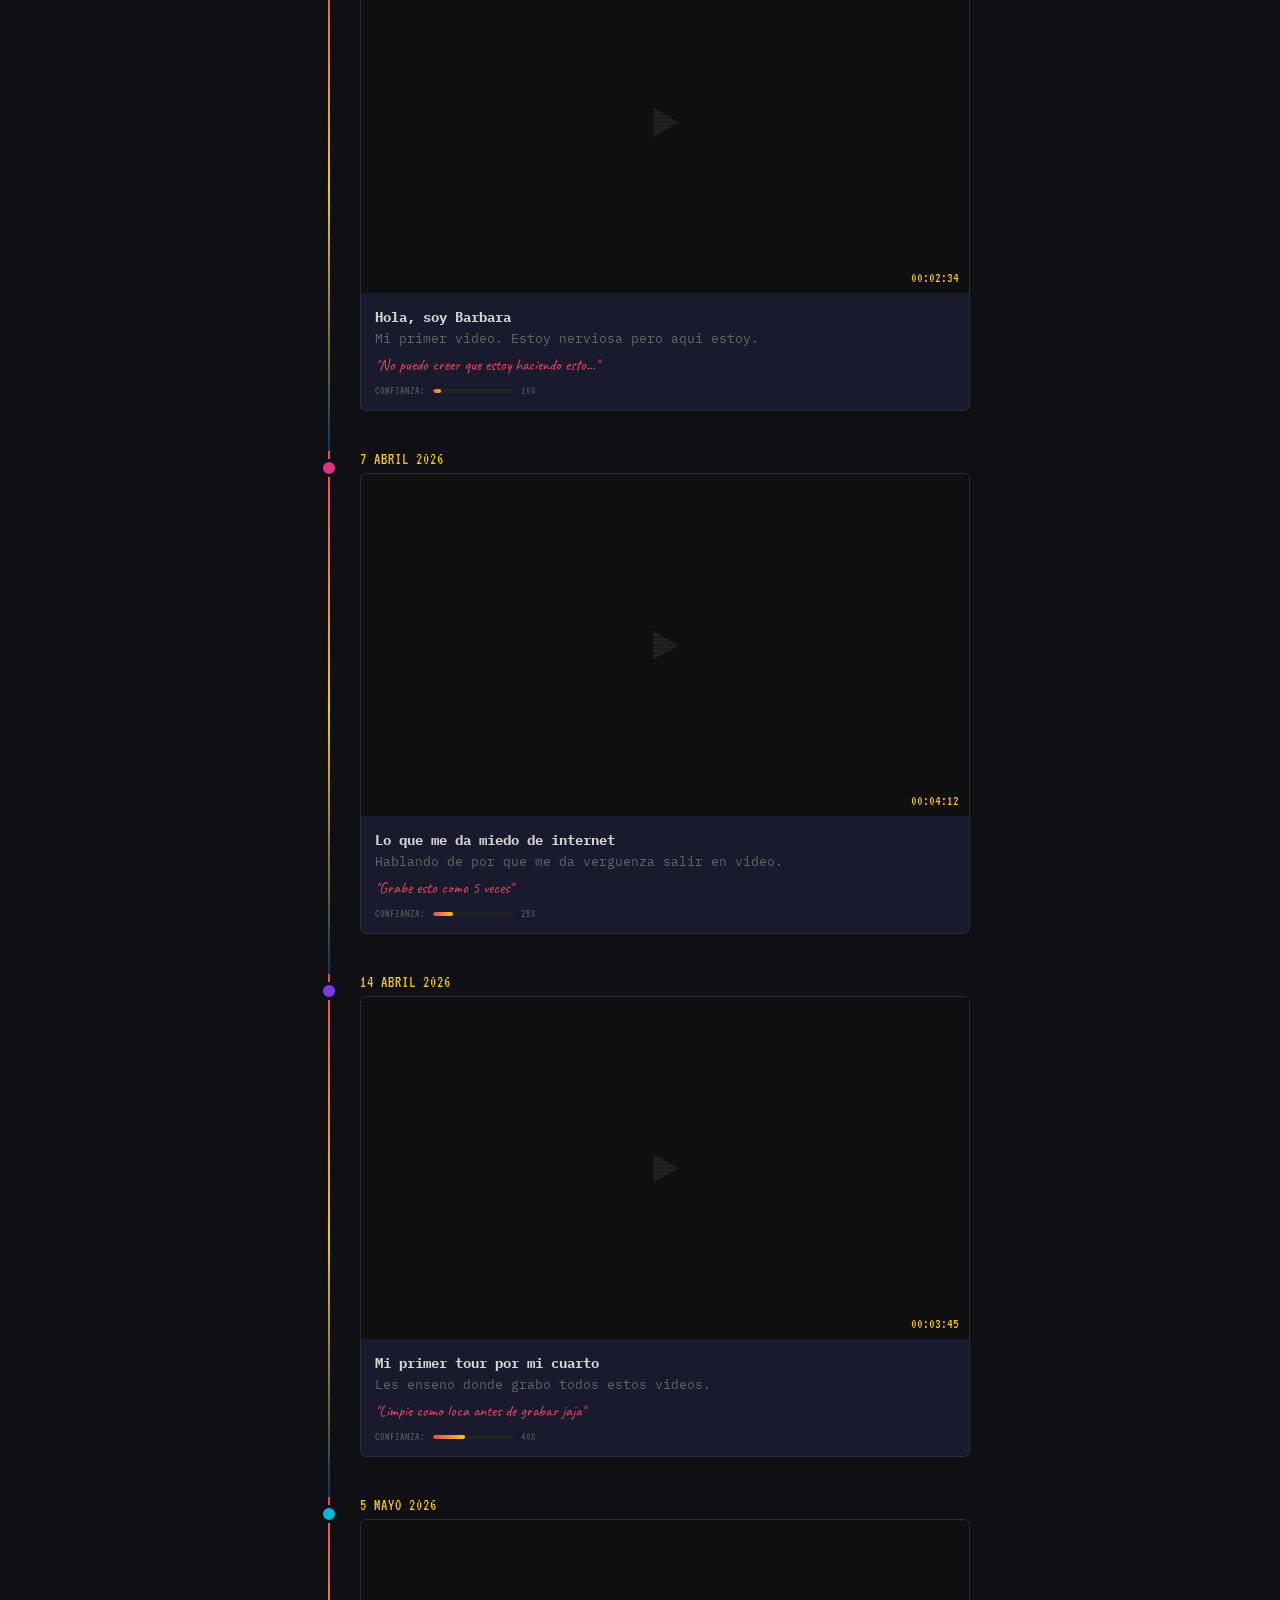
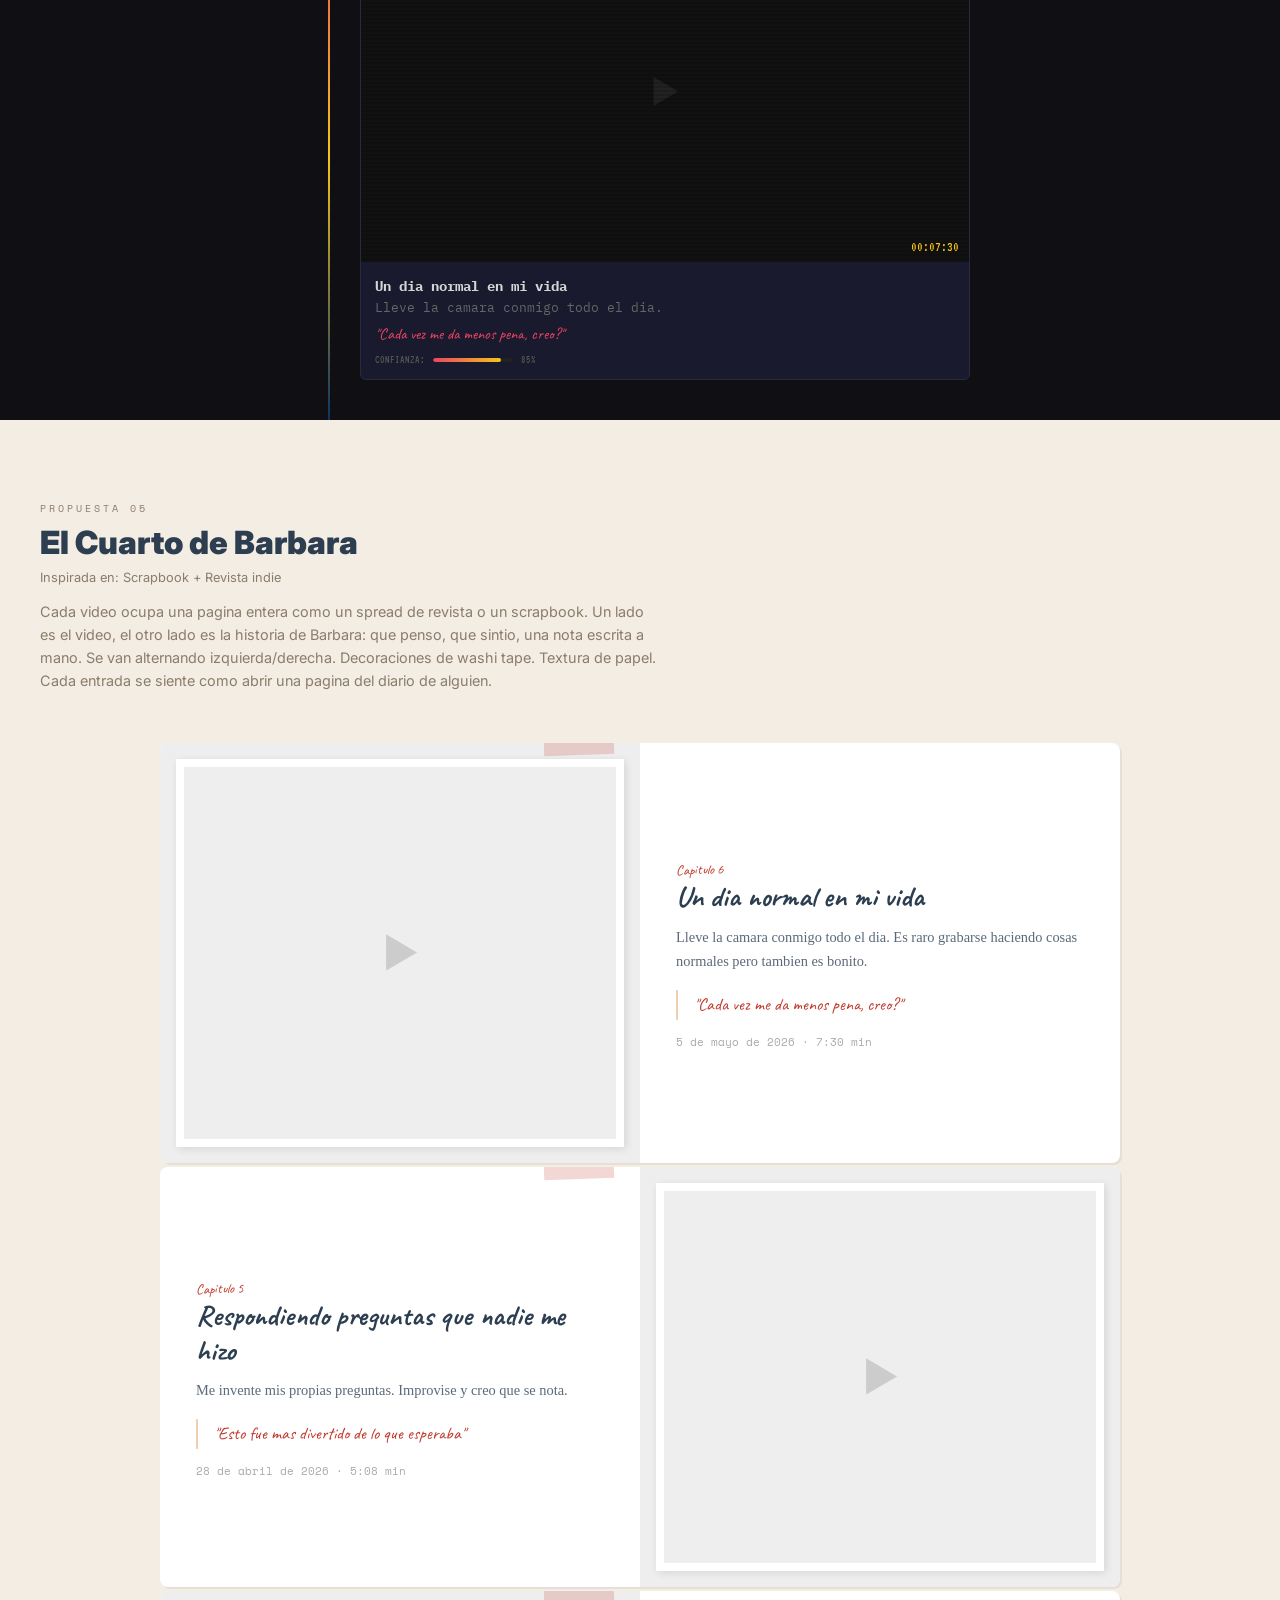
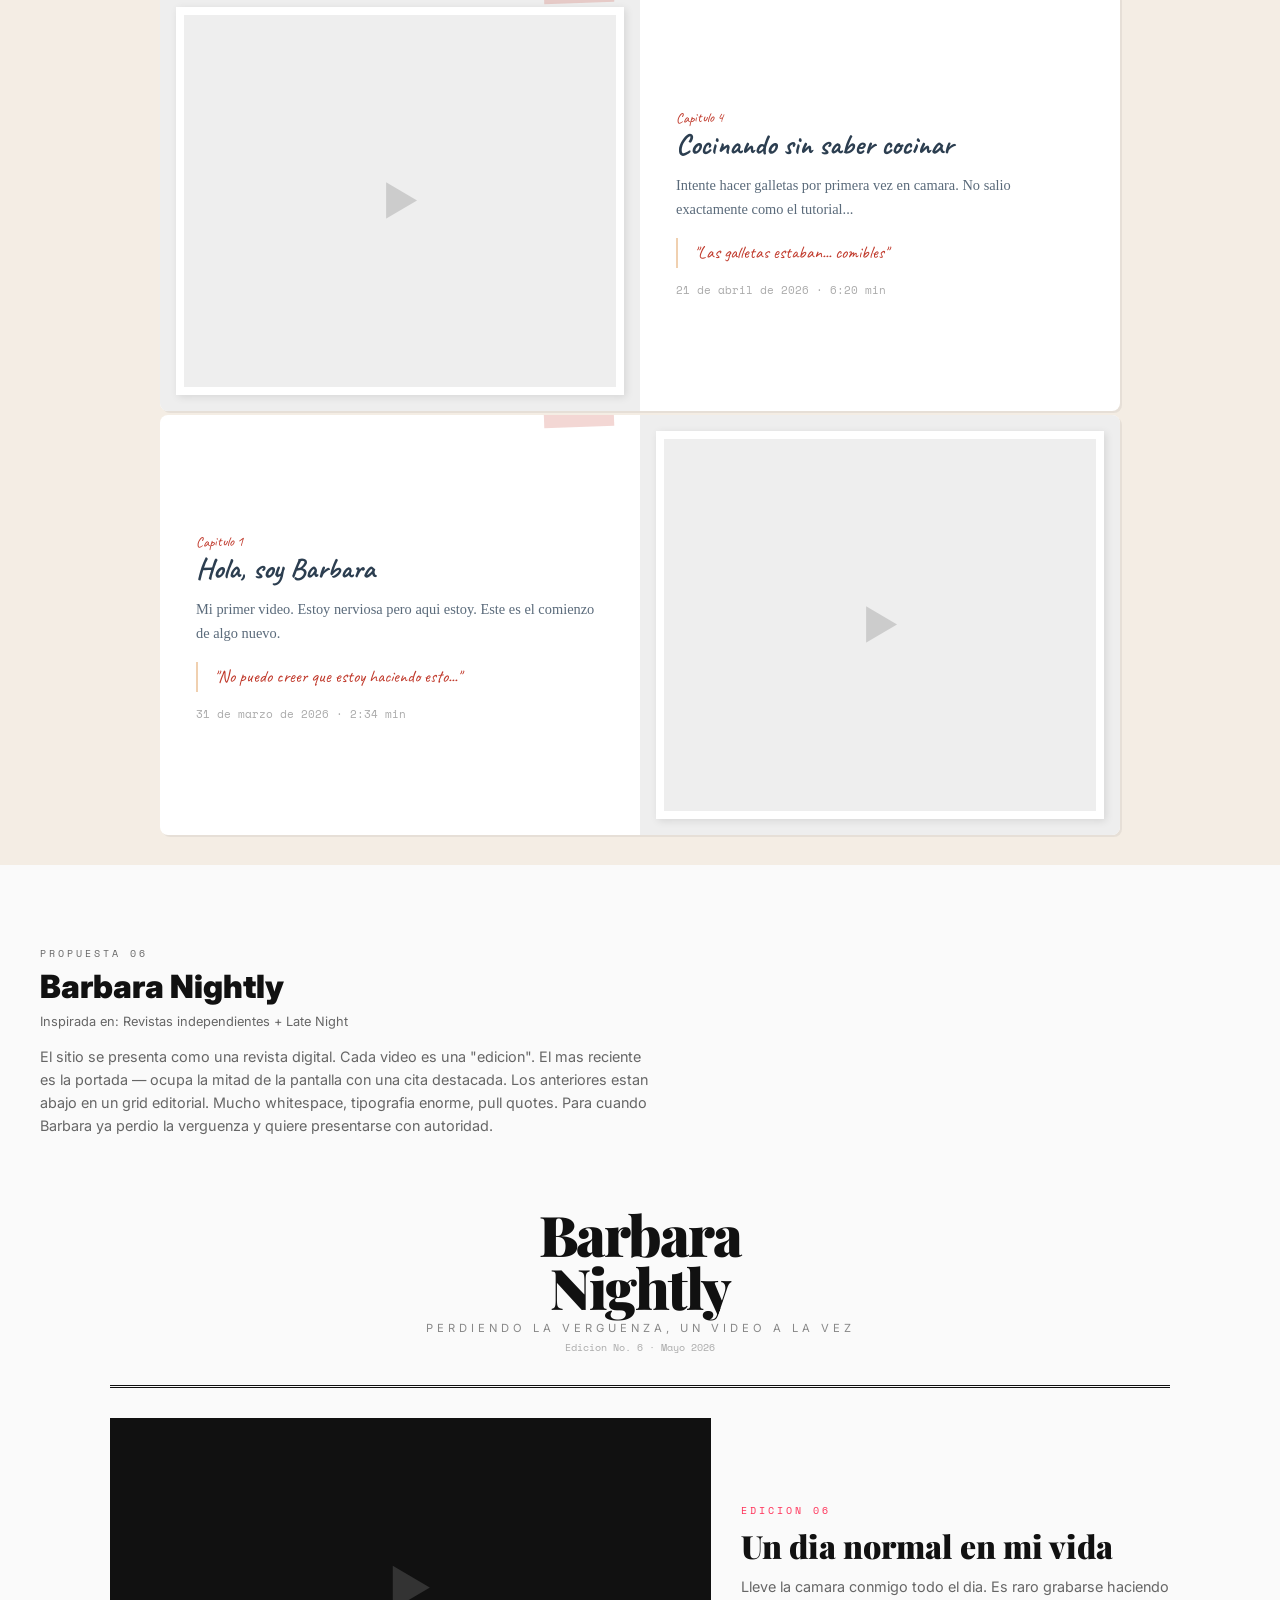
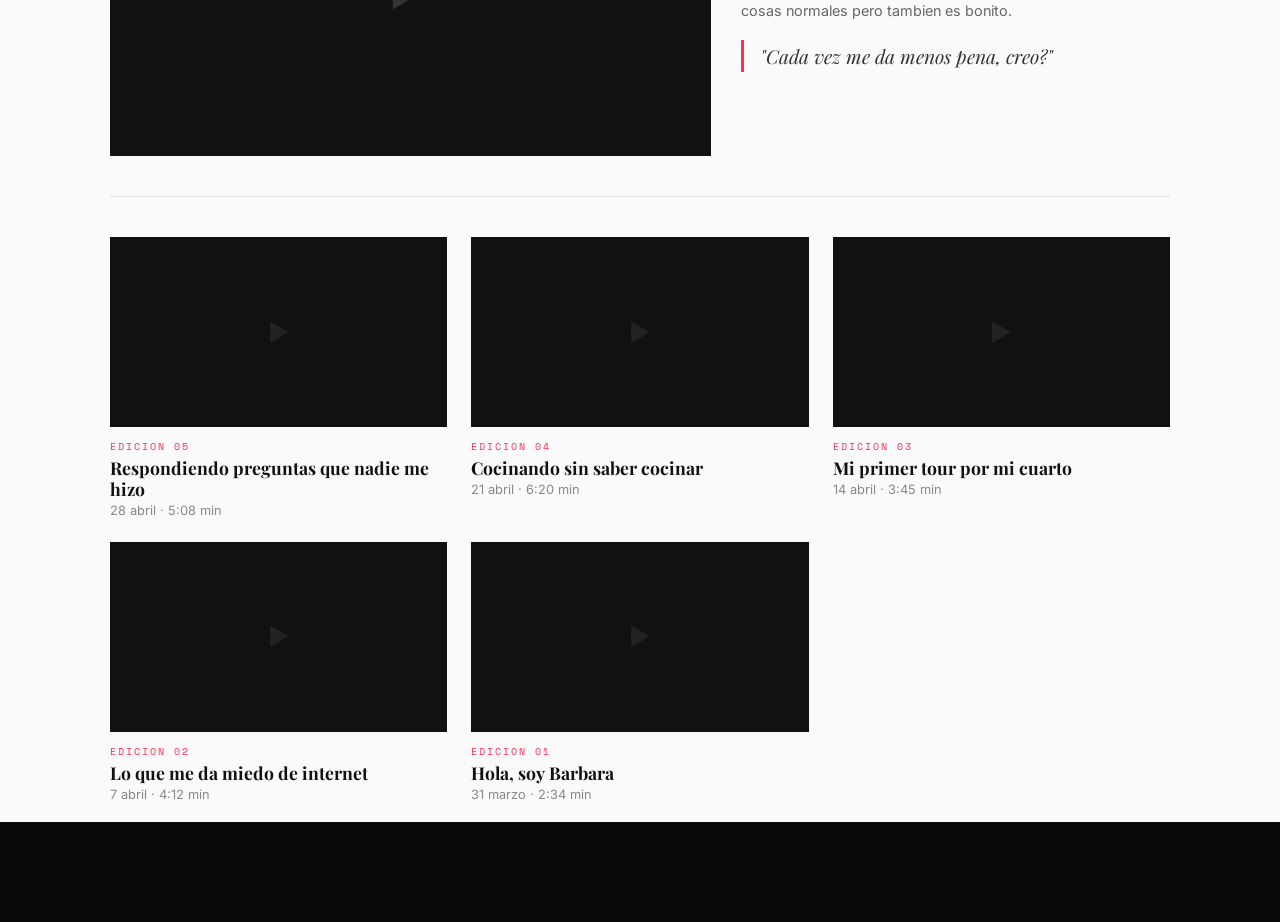
<file: test/propuestas.html>
<!DOCTYPE html>
<html lang="es">
<head>
  <meta charset="UTF-8">
  <meta name="viewport" content="width=device-width, initial-scale=1.0">
  <title>Propuestas v1 — Estructura + Estilo</title>
  <link href="https://fonts.googleapis.com/css2?family=Fredoka:wght@400;600;700&family=VT323&family=Caveat:wght@400;700&family=Space+Mono:wght@400;700&family=Inter:wght@300;400;600;700;900&family=Playfair+Display:ital,wght@0,400;0,700;0,900;1,400&family=Nunito:wght@400;600;700&family=Fira+Code:wght@400;500&family=IBM+Plex+Mono:wght@400;500&display=swap" rel="stylesheet">
  <style>
    * { margin: 0; padding: 0; box-sizing: border-box; }
    body { font-family: 'Inter', sans-serif; background: #0a0a0a; color: #e0e0e0; }

    /* Nav */
    .nav { position: fixed; top: 0; left: 0; right: 0; z-index: 1000; background: #111; border-bottom: 1px solid #222; padding: 10px 20px; display: flex; gap: 10px; overflow-x: auto; white-space: nowrap; }
    .nav span { color: #555; font-size: 0.7rem; font-family: 'Space Mono'; text-transform: uppercase; letter-spacing: 2px; padding: 6px 0; flex-shrink: 0; }
    .nav a { color: #aaa; text-decoration: none; font-size: 0.8rem; padding: 6px 14px; border-radius: 20px; border: 1px solid #333; transition: all 0.2s; flex-shrink: 0; }
    .nav a:hover, .nav a.active { background: #e91e8c; border-color: #e91e8c; color: #fff; }

    /* Proposal section */
    .proposal { min-height: 100vh; scroll-margin-top: 50px; overflow: hidden; }
    .proposal-header { padding: 80px 40px 20px; max-width: 700px; }
    .proposal-header .label { font-family: 'Space Mono'; font-size: 0.65rem; text-transform: uppercase; letter-spacing: 3px; color: #e91e8c; margin-bottom: 6px; }
    .proposal-header h2 { font-size: 2rem; font-weight: 900; margin-bottom: 6px; color: #fff; }
    .proposal-header .inspo { font-size: 0.8rem; color: #666; margin-bottom: 12px; }
    .proposal-header p { color: #888; line-height: 1.6; font-size: 0.9rem; }

    /* ══════════════════════════════════════════
       PROPUESTA 1: "El Canal de Barbara"
       Inspirada en iCarly + TV
       ══════════════════════════════════════════ */
    #p1 { background: linear-gradient(180deg, #1a0a2e, #0f0c29); }
    .p1-tv {
      max-width: 900px; margin: 30px auto; padding: 0 20px;
    }
    .p1-screen {
      background: #000; border-radius: 20px; border: 4px solid #333;
      padding: 0; position: relative; overflow: hidden;
    }
    .p1-screen-topbar {
      display: flex; justify-content: space-between; align-items: center;
      padding: 10px 16px; background: linear-gradient(90deg, #b30079, #6a0dad);
      font-family: 'Fredoka'; font-size: 0.85rem; color: #fff;
    }
    .p1-screen-topbar .live { display: flex; align-items: center; gap: 6px; }
    .p1-screen-topbar .live::before { content: ''; width: 8px; height: 8px; background: #ff3333; border-radius: 50%; animation: blink 1s infinite; }
    .p1-video { aspect-ratio: 16/9; background: #111; display: flex; align-items: center; justify-content: center; color: #333; font-size: 3rem; }
    .p1-tabs {
      display: flex; gap: 0; border-top: 2px solid #b30079;
    }
    .p1-tab {
      flex: 1; padding: 10px; text-align: center; font-family: 'Fredoka';
      font-size: 0.8rem; color: #ccc; background: rgba(179,0,121,0.1);
      cursor: pointer; transition: all 0.2s; border-right: 1px solid rgba(179,0,121,0.2);
    }
    .p1-tab:hover, .p1-tab.active { background: rgba(179,0,121,0.3); color: #fff; }
    .p1-tab:last-child { border-right: none; }
    .p1-tab em { display: block; font-size: 0.65rem; color: #888; font-style: normal; margin-top: 2px; }

    .p1-guide {
      margin-top: 20px; padding: 20px; background: rgba(255,255,255,0.03);
      border-radius: 12px; border: 1px solid rgba(255,255,255,0.05);
    }
    .p1-guide-title { font-family: 'Fredoka'; color: #00ffff; font-size: 0.8rem; margin-bottom: 12px; text-transform: uppercase; letter-spacing: 2px; }
    .p1-episode {
      display: flex; align-items: center; gap: 14px; padding: 10px 0;
      border-bottom: 1px solid rgba(255,255,255,0.05); cursor: pointer;
      transition: all 0.15s;
    }
    .p1-episode:hover { background: rgba(255,255,255,0.03); border-radius: 8px; padding-left: 10px; }
    .p1-episode:last-child { border-bottom: none; }
    .p1-ep-num { font-family: 'Space Mono'; font-size: 1.4rem; font-weight: 700; color: #b30079; width: 40px; text-align: center; flex-shrink: 0; }
    .p1-ep-thumb { width: 100px; aspect-ratio: 16/9; background: #1a1a2e; border-radius: 6px; flex-shrink: 0; display: flex; align-items: center; justify-content: center; color: #333; font-size: 1.2rem; }
    .p1-ep-info h4 { font-size: 0.9rem; color: #ddd; margin-bottom: 2px; }
    .p1-ep-info span { font-size: 0.75rem; color: #666; font-family: 'Space Mono'; }

    @keyframes blink { 0%,100%{opacity:1} 50%{opacity:0} }

    /* ══════════════════════════════════════════
       PROPUESTA 2: "El Feed de Barbara"
       Inspirada en TheSlap + Instagram
       ══════════════════════════════════════════ */
    #p2 { background: #fafafa; color: #222; }
    #p2 .proposal-header h2 { color: #222; }
    #p2 .proposal-header p { color: #666; }

    .p2-feed { max-width: 520px; margin: 20px auto; padding: 0 16px; }

    .p2-profile {
      text-align: center; padding: 30px 20px; margin-bottom: 20px;
      border-bottom: 1px solid #eee;
    }
    .p2-avatar { width: 80px; height: 80px; border-radius: 50%; background: linear-gradient(135deg, #e91e8c, #ffa07a); margin: 0 auto 12px; display: flex; align-items: center; justify-content: center; font-size: 2rem; color: #fff; font-family: 'Fredoka'; }
    .p2-profile h3 { font-size: 1.1rem; font-weight: 700; }
    .p2-profile .bio { font-size: 0.85rem; color: #888; margin-top: 4px; }

    .p2-post {
      background: #fff; border-radius: 16px; margin-bottom: 20px;
      border: 1px solid #eee; overflow: hidden;
    }
    .p2-post-head {
      display: flex; align-items: center; gap: 10px; padding: 12px 16px;
    }
    .p2-post-dot { width: 36px; height: 36px; border-radius: 50%; background: linear-gradient(135deg, #e91e8c, #ffa07a); flex-shrink: 0; }
    .p2-post-who h4 { font-size: 0.85rem; }
    .p2-post-who span { font-size: 0.7rem; color: #aaa; }
    .p2-post-video { aspect-ratio: 16/9; background: #f0f0f0; display: flex; align-items: center; justify-content: center; color: #ccc; font-size: 2.5rem; }
    .p2-post-body { padding: 14px 16px; }
    .p2-post-body h4 { font-size: 0.95rem; margin-bottom: 4px; }
    .p2-post-body p { font-size: 0.85rem; color: #666; line-height: 1.5; }
    .p2-post-body .thought { font-family: 'Caveat'; font-size: 1.1rem; color: #e91e8c; margin-top: 8px; }
    .p2-post-footer { padding: 8px 16px; border-top: 1px solid #f0f0f0; display: flex; gap: 20px; font-size: 0.75rem; color: #aaa; }

    /* ══════════════════════════════════════════
       PROPUESTA 3: "El Mundo de Barbara"
       Inspirada en Homestar Runner
       ══════════════════════════════════════════ */
    #p3 { background: #1a1a3e; position: relative; }

    .p3-world {
      max-width: 800px; margin: 30px auto; padding: 0 20px; position: relative;
    }
    .p3-room {
      background: linear-gradient(180deg, #2a1a4e 0%, #1a1a3e 60%, #332244 100%);
      border-radius: 20px; border: 3px solid #443366; padding: 40px;
      position: relative; min-height: 500px;
      display: flex; flex-direction: column; align-items: center; justify-content: center;
    }
    /* Decorative elements - Barbara's room */
    .p3-room::before {
      content: ''; position: absolute; top: 20px; left: 20px; right: 20px;
      height: 60%; border: 2px dashed rgba(255,255,255,0.05); border-radius: 16px;
      pointer-events: none;
    }
    .p3-desk {
      width: 100%; max-width: 500px; background: #443366; border-radius: 12px 12px 0 0;
      padding: 20px; position: relative; z-index: 1;
    }
    .p3-monitor {
      background: #000; border-radius: 8px; aspect-ratio: 16/10;
      border: 3px solid #555; display: flex; align-items: center; justify-content: center;
      color: #333; font-size: 2rem; position: relative;
    }
    .p3-monitor::after {
      content: 'click para ver'; position: absolute; bottom: 10px;
      font-size: 0.7rem; color: #444; font-family: 'Space Mono';
    }
    .p3-desk-base {
      width: 60%; height: 12px; background: #443366; margin: 0 auto;
      border-radius: 0 0 8px 8px;
    }

    .p3-objects {
      display: flex; gap: 20px; margin-top: 30px; flex-wrap: wrap;
      justify-content: center;
    }
    .p3-obj {
      width: 100px; height: 100px; border-radius: 16px;
      display: flex; flex-direction: column; align-items: center; justify-content: center;
      gap: 6px; cursor: pointer; transition: all 0.2s; font-size: 0.7rem;
      font-family: 'Fredoka'; color: #ccc; text-align: center;
    }
    .p3-obj:hover { transform: scale(1.1); }
    .p3-obj .icon { font-size: 2rem; }
    .p3-obj-videos { background: rgba(233,30,140,0.15); border: 1px solid rgba(233,30,140,0.3); }
    .p3-obj-diary { background: rgba(0,255,255,0.1); border: 1px solid rgba(0,255,255,0.2); }
    .p3-obj-photos { background: rgba(255,254,48,0.1); border: 1px solid rgba(255,254,48,0.2); }
    .p3-obj-music { background: rgba(57,255,20,0.1); border: 1px solid rgba(57,255,20,0.2); }
    .p3-obj-about { background: rgba(255,107,107,0.1); border: 1px solid rgba(255,107,107,0.2); }

    .p3-bubble {
      position: absolute; top: 30px; right: 40px;
      background: rgba(255,255,255,0.1); border-radius: 16px 16px 16px 4px;
      padding: 12px 16px; font-family: 'Caveat'; font-size: 1rem;
      color: #ccc; max-width: 200px;
    }

    /* ══════════════════════════════════════════
       PROPUESTA 4: "Las Cintas de Barbara"
       Inspirada en VHS + Film Strip + Timeline
       ══════════════════════════════════════════ */
    #p4 { background: #0f0f14; }

    .p4-container { max-width: 700px; margin: 30px auto; padding: 0 20px; }

    .p4-vcr {
      background: #1a1a2e; border-radius: 8px; padding: 16px 20px;
      font-family: 'VT323'; color: #f5c518; display: flex; justify-content: space-between;
      align-items: center; margin-bottom: 30px; border: 1px solid #2a2a3e;
    }
    .p4-vcr .rec { display: flex; align-items: center; gap: 6px; color: #e94560; }
    .p4-vcr .rec::before { content: ''; width: 8px; height: 8px; background: #e94560; border-radius: 50%; animation: blink 1s infinite; }
    .p4-vcr .counter { font-size: 1.4rem; letter-spacing: 3px; }

    .p4-tape {
      position: relative; padding-left: 50px; margin-bottom: 40px;
    }
    .p4-tape::before {
      content: ''; position: absolute; left: 18px; top: 0; bottom: -40px;
      width: 2px; background: linear-gradient(180deg, #e94560, #f5c518, #0f3460);
    }
    .p4-tape-dot {
      position: absolute; left: 10px; top: 8px; width: 18px; height: 18px;
      border-radius: 50%; background: #e94560; border: 3px solid #0f0f14; z-index: 1;
    }
    .p4-tape-date {
      font-family: 'VT323'; font-size: 1rem; color: #f5c518; margin-bottom: 6px;
      letter-spacing: 1px;
    }
    .p4-tape-card {
      background: #1a1a2e; border-radius: 6px; overflow: hidden;
      border: 1px solid #2a2a3e; position: relative;
    }
    .p4-tape-video {
      aspect-ratio: 16/9; background: #111; position: relative;
      display: flex; align-items: center; justify-content: center; color: #222; font-size: 2rem;
    }
    /* Scanlines */
    .p4-tape-video::after {
      content: ''; position: absolute; inset: 0;
      background: repeating-linear-gradient(0deg, transparent, transparent 2px, rgba(0,0,0,0.15) 2px, rgba(0,0,0,0.15) 4px);
      pointer-events: none;
    }
    .p4-tape-video .timestamp {
      position: absolute; bottom: 8px; right: 10px;
      font-family: 'VT323'; font-size: 0.9rem; color: #f5c518; z-index: 1;
    }
    .p4-tape-info { padding: 14px; }
    .p4-tape-info h4 { font-family: 'IBM Plex Mono'; font-size: 0.9rem; color: #d4d4d4; margin-bottom: 4px; }
    .p4-tape-info p { font-size: 0.8rem; color: #666; font-family: 'IBM Plex Mono'; }
    .p4-tape-info .note { font-family: 'Caveat'; color: #e94560; font-size: 1rem; margin-top: 8px; }

    .p4-confidence {
      display: flex; align-items: center; gap: 8px; margin-top: 10px;
      font-size: 0.7rem; color: #555; font-family: 'VT323'; letter-spacing: 1px;
    }
    .p4-conf-bar { width: 80px; height: 4px; background: #222; border-radius: 2px; overflow: hidden; }
    .p4-conf-fill { height: 100%; background: linear-gradient(90deg, #e94560, #f5c518); border-radius: 2px; }

    /* ══════════════════════════════════════════
       PROPUESTA 5: "El Cuarto de Barbara"
       Inspirada en Scrapbook + Split Screen
       ══════════════════════════════════════════ */
    #p5 { background: #f4ede4; color: #2c3e50; }
    #p5 .proposal-header h2 { color: #2c3e50; }
    #p5 .proposal-header p { color: #8b7d6b; }

    .p5-container { max-width: 1000px; margin: 30px auto; padding: 0 20px; }

    .p5-spread {
      display: grid; grid-template-columns: 1fr 1fr; gap: 0;
      margin-bottom: 4px; min-height: 420px; background: #fff;
      border-radius: 8px; overflow: hidden; box-shadow: 2px 2px 0 rgba(0,0,0,0.06);
      position: relative;
    }
    .p5-spread:nth-child(even) { direction: rtl; }
    .p5-spread:nth-child(even) > * { direction: ltr; }

    .p5-spread-video {
      background: #eee; display: flex; align-items: center; justify-content: center;
      color: #ccc; font-size: 2.5rem; position: relative;
    }
    /* Polaroid frame */
    .p5-spread-video::before {
      content: ''; position: absolute; inset: 16px;
      border: 8px solid #fff; box-shadow: 2px 2px 8px rgba(0,0,0,0.1);
      z-index: 1; pointer-events: none;
    }

    .p5-spread-text {
      padding: 40px 36px; display: flex; flex-direction: column;
      justify-content: center; position: relative;
    }
    .p5-spread-text .chapter {
      font-family: 'Caveat'; font-size: 0.9rem; color: #c0392b;
      margin-bottom: 8px; transform: rotate(-2deg); display: inline-block;
    }
    .p5-spread-text h3 {
      font-family: 'Caveat'; font-size: 1.8rem; color: #2c3e50;
      margin-bottom: 10px; line-height: 1.2;
    }
    .p5-spread-text p {
      font-family: 'Lora', serif; font-size: 0.9rem; color: #5a6a7a;
      line-height: 1.7;
    }
    .p5-spread-text .note {
      font-family: 'Caveat'; color: #c0392b; font-size: 1.1rem;
      margin-top: 16px; padding-left: 16px; border-left: 2px solid #f0d0b0;
    }
    .p5-spread-text .date {
      font-family: 'Space Mono'; font-size: 0.7rem; color: #aaa;
      margin-top: 12px;
    }
    /* Washi tape decoration */
    .p5-spread::after {
      content: ''; position: absolute; top: -4px; left: 40%;
      width: 70px; height: 16px; background: rgba(192,57,43,0.2);
      transform: rotate(-2deg); z-index: 2;
    }

    /* ══════════════════════════════════════════
       PROPUESTA 6: "Barbara Nightly"
       Inspirada en Magazine + Late Night Show
       ══════════════════════════════════════════ */
    #p6 { background: #fafafa; color: #111; }
    #p6 .proposal-header h2 { color: #111; }
    #p6 .proposal-header p { color: #666; }

    .p6-container { max-width: 1100px; margin: 20px auto; padding: 0 20px; }

    .p6-masthead {
      text-align: center; padding: 30px 0; border-bottom: 3px double #111;
      margin-bottom: 30px;
    }
    .p6-masthead h2 {
      font-family: 'Playfair Display'; font-size: 3.5rem; font-weight: 900;
      letter-spacing: -2px; color: #111; line-height: 0.95;
    }
    .p6-masthead .sub {
      font-family: 'Inter'; font-size: 0.7rem; text-transform: uppercase;
      letter-spacing: 4px; color: #888; margin-top: 8px;
    }
    .p6-masthead .edition {
      font-family: 'Space Mono'; font-size: 0.65rem; color: #aaa; margin-top: 4px;
    }

    .p6-cover {
      display: grid; grid-template-columns: 1.4fr 1fr; gap: 30px;
      margin-bottom: 40px; padding-bottom: 40px; border-bottom: 1px solid #e0e0e0;
    }
    .p6-cover-video {
      aspect-ratio: 16/9; background: #111; border-radius: 0;
      display: flex; align-items: center; justify-content: center; color: #333; font-size: 3rem;
    }
    .p6-cover-text { display: flex; flex-direction: column; justify-content: center; }
    .p6-cover-text .issue {
      font-family: 'Space Mono'; font-size: 0.65rem; text-transform: uppercase;
      letter-spacing: 3px; color: #ff2d55; margin-bottom: 8px;
    }
    .p6-cover-text h3 {
      font-family: 'Playfair Display'; font-size: 2rem; font-weight: 900;
      line-height: 1.1; margin-bottom: 12px;
    }
    .p6-cover-text p { font-size: 0.9rem; color: #666; line-height: 1.7; }
    .p6-cover-text .pullquote {
      font-family: 'Playfair Display'; font-style: italic;
      font-size: 1.2rem; color: #333; margin-top: 16px;
      padding-left: 16px; border-left: 3px solid #ff2d55;
    }

    .p6-grid {
      display: grid; grid-template-columns: repeat(3, 1fr); gap: 24px;
    }
    .p6-card { }
    .p6-card-video {
      aspect-ratio: 16/9; background: #111; margin-bottom: 12px;
      display: flex; align-items: center; justify-content: center; color: #222; font-size: 1.5rem;
    }
    .p6-card .issue-sm {
      font-family: 'Space Mono'; font-size: 0.6rem; text-transform: uppercase;
      letter-spacing: 2px; color: #ff2d55; margin-bottom: 4px;
    }
    .p6-card h4 {
      font-family: 'Playfair Display'; font-size: 1.1rem; font-weight: 700;
      margin-bottom: 4px; line-height: 1.2;
    }
    .p6-card p { font-size: 0.8rem; color: #888; }

    /* ══════════════════════════════════════════
       Responsive
       ══════════════════════════════════════════ */
    @media (max-width: 768px) {
      .p5-spread { grid-template-columns: 1fr; }
      .p5-spread:nth-child(even) { direction: ltr; }
      .p6-cover { grid-template-columns: 1fr; }
      .p6-grid { grid-template-columns: 1fr; }
    }
  </style>
</head>
<body>

<nav class="nav">
  <span>Propuestas v1</span>
  <a href="#p1">1. El Canal</a>
  <a href="#p2">2. El Feed</a>
  <a href="#p3">3. El Mundo</a>
  <a href="#p4">4. Las Cintas</a>
  <a href="#p5">5. El Cuarto</a>
  <a href="#p6">6. Barbara Nightly</a>
</nav>

<!-- ═══════════════════════════════════════════════
     PROPUESTA 1: "EL CANAL DE BARBARA"
     Estructura: TV Channel  |  Estilo: iCarly Retro
     ═══════════════════════════════════════════════ -->
<section class="proposal" id="p1">
  <div class="proposal-header">
    <p class="label">Propuesta 01</p>
    <h2>El Canal de Barbara</h2>
    <p class="inspo">Inspirada en: iCarly + TV por cable</p>
    <p>
      El sitio ES un canal de television. No es una pagina web con videos —
      es un canal que transmite. Arriba esta lo que esta "en el aire" ahora,
      con una barra de secciones con nombres propios (como iCarly tenia iBlogs, iPlay, iSnaps).
      Abajo hay una guia de programacion estilo EPG. Barbara no sube videos, ella "transmite episodios".
    </p>
  </div>

  <div class="p1-tv">
    <!-- The TV Screen -->
    <div class="p1-screen">
      <div class="p1-screen-topbar">
        <span>El Canal de Barbara</span>
        <span class="live">EN EL AIRE</span>
        <span style="font-size:0.75rem; opacity:0.7;">Cap. 6</span>
      </div>
      <div class="p1-video">&#9654;</div>
      <div class="p1-tabs">
        <div class="p1-tab active">bVideos<em>todos los caps</em></div>
        <div class="p1-tab">bDiario<em>mis notas</em></div>
        <div class="p1-tab">bFotos<em>detras de camara</em></div>
        <div class="p1-tab">bMusica<em>lo que escucho</em></div>
        <div class="p1-tab">bSobre mi<em>quien soy</em></div>
      </div>
    </div>

    <!-- EPG Guide -->
    <div class="p1-guide">
      <p class="p1-guide-title">Guia de episodios</p>
      <div class="p1-episode">
        <div class="p1-ep-num">06</div>
        <div class="p1-ep-thumb">&#9654;</div>
        <div class="p1-ep-info">
          <h4>Un dia normal en mi vida</h4>
          <span>5 mayo &middot; 7:30 min &middot; vlog</span>
        </div>
      </div>
      <div class="p1-episode">
        <div class="p1-ep-num">05</div>
        <div class="p1-ep-thumb">&#9654;</div>
        <div class="p1-ep-info">
          <h4>Respondiendo preguntas que nadie me hizo</h4>
          <span>28 abr &middot; 5:08 min &middot; q&a</span>
        </div>
      </div>
      <div class="p1-episode">
        <div class="p1-ep-num">04</div>
        <div class="p1-ep-thumb">&#9654;</div>
        <div class="p1-ep-info">
          <h4>Cocinando sin saber cocinar</h4>
          <span>21 abr &middot; 6:20 min &middot; cocina</span>
        </div>
      </div>
      <div class="p1-episode">
        <div class="p1-ep-num">03</div>
        <div class="p1-ep-thumb">&#9654;</div>
        <div class="p1-ep-info">
          <h4>Mi primer tour por mi cuarto</h4>
          <span>14 abr &middot; 3:45 min &middot; tour</span>
        </div>
      </div>
    </div>
  </div>
</section>

<!-- ═══════════════════════════════════════════════
     PROPUESTA 2: "EL FEED DE BARBARA"
     Estructura: Social Feed  |  Estilo: TheSlap / IG
     ═══════════════════════════════════════════════ -->
<section class="proposal" id="p2">
  <div class="proposal-header">
    <p class="label">Propuesta 02</p>
    <h2>El Feed de Barbara</h2>
    <p class="inspo">Inspirada en: TheSlap (Victorious) + Instagram</p>
    <p>
      El sitio es la red social de Barbara — pero ella es la unica que postea.
      Como TheSlap era el Facebook/Twitter de los personajes de Victorious,
      este es el feed personal de Barbara. Cada video es un post con su texto,
      su pensamiento, y una nota personal escrita a mano. Scroll infinito.
      Simple. Intimo. Como espiar su diario pero ella te lo permite.
    </p>
  </div>

  <div class="p2-feed">
    <div class="p2-profile">
      <div class="p2-avatar">B</div>
      <h3>Barbara</h3>
      <p class="bio">Perdiendo la verguenza, un video a la vez</p>
      <p class="bio" style="font-size:0.75rem; color:#aaa; margin-top:4px;">6 videos &middot; desde marzo 2026</p>
    </div>

    <div class="p2-post">
      <div class="p2-post-head">
        <div class="p2-post-dot"></div>
        <div class="p2-post-who">
          <h4>Barbara</h4>
          <span>5 de mayo de 2026</span>
        </div>
      </div>
      <div class="p2-post-video">&#9654;</div>
      <div class="p2-post-body">
        <h4>Un dia normal en mi vida</h4>
        <p>Lleve la camara conmigo todo el dia. Es raro grabarse haciendo cosas normales pero tambien es bonito.</p>
        <p class="thought">"Cada vez me da menos pena, creo?"</p>
      </div>
      <div class="p2-post-footer">
        <span>Cap. 6</span>
        <span>7:30 min</span>
        <span>vlog &middot; lifestyle</span>
      </div>
    </div>

    <div class="p2-post">
      <div class="p2-post-head">
        <div class="p2-post-dot"></div>
        <div class="p2-post-who">
          <h4>Barbara</h4>
          <span>28 de abril de 2026</span>
        </div>
      </div>
      <div class="p2-post-video">&#9654;</div>
      <div class="p2-post-body">
        <h4>Respondiendo preguntas que nadie me hizo</h4>
        <p>Como nadie me ha preguntado nada todavia, me invente mis propias preguntas.</p>
        <p class="thought">"Esto fue mas divertido de lo que esperaba"</p>
      </div>
      <div class="p2-post-footer">
        <span>Cap. 5</span>
        <span>5:08 min</span>
        <span>q&a &middot; divertido</span>
      </div>
    </div>

    <div class="p2-post">
      <div class="p2-post-head">
        <div class="p2-post-dot"></div>
        <div class="p2-post-who">
          <h4>Barbara</h4>
          <span>21 de abril de 2026</span>
        </div>
      </div>
      <div class="p2-post-video">&#9654;</div>
      <div class="p2-post-body">
        <h4>Cocinando sin saber cocinar</h4>
        <p>Intente hacer galletas. No salio exactamente como el tutorial...</p>
        <p class="thought">"Las galletas estaban... comibles"</p>
      </div>
      <div class="p2-post-footer">
        <span>Cap. 4</span>
        <span>6:20 min</span>
        <span>cocina &middot; fail</span>
      </div>
    </div>
  </div>
</section>

<!-- ═══════════════════════════════════════════════
     PROPUESTA 3: "EL MUNDO DE BARBARA"
     Estructura: Exploracion  |  Estilo: Homestar Runner
     ═══════════════════════════════════════════════ -->
<section class="proposal" id="p3">
  <div class="proposal-header">
    <p class="label">Propuesta 03</p>
    <h2>El Mundo de Barbara</h2>
    <p class="inspo">Inspirada en: Homestar Runner</p>
    <p>
      No es una pagina web — es el cuarto de Barbara. Entras y ves su escritorio,
      su computadora, objetos que puedes clickear. Los videos estan en su monitor.
      Su diario esta en su mesa. Las fotos estan en la pared. Es un espacio que
      exploras, no una pagina que scrolleas. Como Homestar Runner, donde cada visita
      se sentia como entrar a un mundo, no a un sitio web.
    </p>
  </div>

  <div class="p3-world">
    <div class="p3-room">
      <div class="p3-bubble">hola! bienvenido a mi cuarto. click en las cosas para explorar</div>

      <!-- The desk with monitor -->
      <div class="p3-desk">
        <div class="p3-monitor">&#9654;</div>
      </div>
      <div class="p3-desk-base"></div>

      <!-- Clickable objects -->
      <div class="p3-objects">
        <div class="p3-obj p3-obj-videos">
          <span class="icon">&#128250;</span>
          <span>mis videos</span>
        </div>
        <div class="p3-obj p3-obj-diary">
          <span class="icon">&#128214;</span>
          <span>mi diario</span>
        </div>
        <div class="p3-obj p3-obj-photos">
          <span class="icon">&#128247;</span>
          <span>fotos</span>
        </div>
        <div class="p3-obj p3-obj-music">
          <span class="icon">&#127925;</span>
          <span>musica</span>
        </div>
        <div class="p3-obj p3-obj-about">
          <span class="icon">&#128140;</span>
          <span>sobre mi</span>
        </div>
      </div>
    </div>
  </div>
</section>

<!-- ═══════════════════════════════════════════════
     PROPUESTA 4: "LAS CINTAS DE BARBARA"
     Estructura: Timeline  |  Estilo: VHS Lo-fi
     ═══════════════════════════════════════════════ -->
<section class="proposal" id="p4">
  <div class="proposal-header">
    <p class="label">Propuesta 04</p>
    <h2>Las Cintas de Barbara</h2>
    <p class="inspo">Inspirada en: LonelyGirl15 + VHS + Timeline</p>
    <p>
      Una caja de cintas VHS que alguien encontro. El sitio es un timeline vertical
      donde cada video es una cinta con su fecha, su titulo escrito a mano, y una
      barra de "nivel de confianza" que va subiendo. La estetica VHS hace que videos
      imperfectos se vean bien. El recorrido de arriba a abajo cuenta la historia
      de Barbara perdiendo el miedo — visualizado.
    </p>
  </div>

  <div class="p4-container">
    <div class="p4-vcr">
      <span class="rec">REC</span>
      <span class="counter">00:00:00</span>
      <span style="color:#555;">DIARIO DE BARBARA</span>
    </div>

    <div class="p4-tape">
      <div class="p4-tape-dot"></div>
      <p class="p4-tape-date">31 MARZO 2026</p>
      <div class="p4-tape-card">
        <div class="p4-tape-video">
          &#9654;
          <span class="timestamp">00:02:34</span>
        </div>
        <div class="p4-tape-info">
          <h4>Hola, soy Barbara</h4>
          <p>Mi primer video. Estoy nerviosa pero aqui estoy.</p>
          <p class="note">"No puedo creer que estoy haciendo esto..."</p>
          <div class="p4-confidence">
            <span>CONFIANZA:</span>
            <div class="p4-conf-bar"><div class="p4-conf-fill" style="width:10%"></div></div>
            <span>10%</span>
          </div>
        </div>
      </div>
    </div>

    <div class="p4-tape">
      <div class="p4-tape-dot" style="background:#d63384;"></div>
      <p class="p4-tape-date">7 ABRIL 2026</p>
      <div class="p4-tape-card">
        <div class="p4-tape-video">
          &#9654;
          <span class="timestamp">00:04:12</span>
        </div>
        <div class="p4-tape-info">
          <h4>Lo que me da miedo de internet</h4>
          <p>Hablando de por que me da verguenza salir en video.</p>
          <p class="note">"Grabe esto como 5 veces"</p>
          <div class="p4-confidence">
            <span>CONFIANZA:</span>
            <div class="p4-conf-bar"><div class="p4-conf-fill" style="width:25%"></div></div>
            <span>25%</span>
          </div>
        </div>
      </div>
    </div>

    <div class="p4-tape">
      <div class="p4-tape-dot" style="background:#7c3aed;"></div>
      <p class="p4-tape-date">14 ABRIL 2026</p>
      <div class="p4-tape-card">
        <div class="p4-tape-video">
          &#9654;
          <span class="timestamp">00:03:45</span>
        </div>
        <div class="p4-tape-info">
          <h4>Mi primer tour por mi cuarto</h4>
          <p>Les enseno donde grabo todos estos videos.</p>
          <p class="note">"Limpie como loca antes de grabar jaja"</p>
          <div class="p4-confidence">
            <span>CONFIANZA:</span>
            <div class="p4-conf-bar"><div class="p4-conf-fill" style="width:40%"></div></div>
            <span>40%</span>
          </div>
        </div>
      </div>
    </div>

    <div class="p4-tape">
      <div class="p4-tape-dot" style="background:#06b6d4;"></div>
      <p class="p4-tape-date">5 MAYO 2026</p>
      <div class="p4-tape-card">
        <div class="p4-tape-video">
          &#9654;
          <span class="timestamp">00:07:30</span>
        </div>
        <div class="p4-tape-info">
          <h4>Un dia normal en mi vida</h4>
          <p>Lleve la camara conmigo todo el dia.</p>
          <p class="note">"Cada vez me da menos pena, creo?"</p>
          <div class="p4-confidence">
            <span>CONFIANZA:</span>
            <div class="p4-conf-bar"><div class="p4-conf-fill" style="width:85%"></div></div>
            <span>85%</span>
          </div>
        </div>
      </div>
    </div>
  </div>
</section>

<!-- ═══════════════════════════════════════════════
     PROPUESTA 5: "EL CUARTO DE BARBARA"
     Estructura: Split Screen  |  Estilo: Scrapbook
     ═══════════════════════════════════════════════ -->
<section class="proposal" id="p5">
  <div class="proposal-header">
    <p class="label">Propuesta 05</p>
    <h2>El Cuarto de Barbara</h2>
    <p class="inspo">Inspirada en: Scrapbook + Revista indie</p>
    <p>
      Cada video ocupa una pagina entera como un spread de revista o un scrapbook.
      Un lado es el video, el otro lado es la historia de Barbara: que penso, que
      sintio, una nota escrita a mano. Se van alternando izquierda/derecha.
      Decoraciones de washi tape. Textura de papel. Cada entrada se siente como
      abrir una pagina del diario de alguien.
    </p>
  </div>

  <div class="p5-container">
    <div class="p5-spread">
      <div class="p5-spread-video">&#9654;</div>
      <div class="p5-spread-text">
        <span class="chapter">Capitulo 6</span>
        <h3>Un dia normal en mi vida</h3>
        <p>Lleve la camara conmigo todo el dia. Es raro grabarse haciendo cosas normales pero tambien es bonito.</p>
        <p class="note">"Cada vez me da menos pena, creo?"</p>
        <p class="date">5 de mayo de 2026 &middot; 7:30 min</p>
      </div>
    </div>

    <div class="p5-spread">
      <div class="p5-spread-video">&#9654;</div>
      <div class="p5-spread-text">
        <span class="chapter">Capitulo 5</span>
        <h3>Respondiendo preguntas que nadie me hizo</h3>
        <p>Me invente mis propias preguntas. Improvise y creo que se nota.</p>
        <p class="note">"Esto fue mas divertido de lo que esperaba"</p>
        <p class="date">28 de abril de 2026 &middot; 5:08 min</p>
      </div>
    </div>

    <div class="p5-spread">
      <div class="p5-spread-video">&#9654;</div>
      <div class="p5-spread-text">
        <span class="chapter">Capitulo 4</span>
        <h3>Cocinando sin saber cocinar</h3>
        <p>Intente hacer galletas por primera vez en camara. No salio exactamente como el tutorial...</p>
        <p class="note">"Las galletas estaban... comibles"</p>
        <p class="date">21 de abril de 2026 &middot; 6:20 min</p>
      </div>
    </div>

    <div class="p5-spread">
      <div class="p5-spread-video">&#9654;</div>
      <div class="p5-spread-text">
        <span class="chapter">Capitulo 1</span>
        <h3>Hola, soy Barbara</h3>
        <p>Mi primer video. Estoy nerviosa pero aqui estoy. Este es el comienzo de algo nuevo.</p>
        <p class="note">"No puedo creer que estoy haciendo esto..."</p>
        <p class="date">31 de marzo de 2026 &middot; 2:34 min</p>
      </div>
    </div>
  </div>
</section>

<!-- ═══════════════════════════════════════════════
     PROPUESTA 6: "BARBARA NIGHTLY"
     Estructura: Magazine Cover  |  Estilo: Editorial
     ═══════════════════════════════════════════════ -->
<section class="proposal" id="p6">
  <div class="proposal-header">
    <p class="label">Propuesta 06</p>
    <h2>Barbara Nightly</h2>
    <p class="inspo">Inspirada en: Revistas independientes + Late Night</p>
    <p>
      El sitio se presenta como una revista digital. Cada video es una "edicion".
      El mas reciente es la portada — ocupa la mitad de la pantalla con una cita destacada.
      Los anteriores estan abajo en un grid editorial. Mucho whitespace, tipografia
      enorme, pull quotes. Para cuando Barbara ya perdio la verguenza y quiere
      presentarse con autoridad.
    </p>
  </div>

  <div class="p6-container">
    <div class="p6-masthead">
      <h2>Barbara<br>Nightly</h2>
      <p class="sub">Perdiendo la verguenza, un video a la vez</p>
      <p class="edition">Edicion No. 6 &middot; Mayo 2026</p>
    </div>

    <div class="p6-cover">
      <div class="p6-cover-video">&#9654;</div>
      <div class="p6-cover-text">
        <p class="issue">Edicion 06</p>
        <h3>Un dia normal en mi vida</h3>
        <p>Lleve la camara conmigo todo el dia. Es raro grabarse haciendo cosas normales pero tambien es bonito.</p>
        <p class="pullquote">"Cada vez me da menos pena, creo?"</p>
      </div>
    </div>

    <div class="p6-grid">
      <div class="p6-card">
        <div class="p6-card-video">&#9654;</div>
        <p class="issue-sm">Edicion 05</p>
        <h4>Respondiendo preguntas que nadie me hizo</h4>
        <p>28 abril &middot; 5:08 min</p>
      </div>
      <div class="p6-card">
        <div class="p6-card-video">&#9654;</div>
        <p class="issue-sm">Edicion 04</p>
        <h4>Cocinando sin saber cocinar</h4>
        <p>21 abril &middot; 6:20 min</p>
      </div>
      <div class="p6-card">
        <div class="p6-card-video">&#9654;</div>
        <p class="issue-sm">Edicion 03</p>
        <h4>Mi primer tour por mi cuarto</h4>
        <p>14 abril &middot; 3:45 min</p>
      </div>
      <div class="p6-card">
        <div class="p6-card-video">&#9654;</div>
        <p class="issue-sm">Edicion 02</p>
        <h4>Lo que me da miedo de internet</h4>
        <p>7 abril &middot; 4:12 min</p>
      </div>
      <div class="p6-card">
        <div class="p6-card-video">&#9654;</div>
        <p class="issue-sm">Edicion 01</p>
        <h4>Hola, soy Barbara</h4>
        <p>31 marzo &middot; 2:34 min</p>
      </div>
    </div>
  </div>
</section>

<div style="height: 100px;"></div>

<script>
  // Active nav highlight
  const navLinks = document.querySelectorAll('.nav a');
  const sections = document.querySelectorAll('.proposal');
  const observer = new IntersectionObserver(entries => {
    entries.forEach(entry => {
      if (entry.isIntersecting) {
        navLinks.forEach(l => l.classList.remove('active'));
        const link = document.querySelector(`.nav a[href="#${entry.target.id}"]`);
        if (link) link.classList.add('active');
      }
    });
  }, { threshold: 0.3 });
  sections.forEach(s => observer.observe(s));
</script>

</body>
</html>
</file>
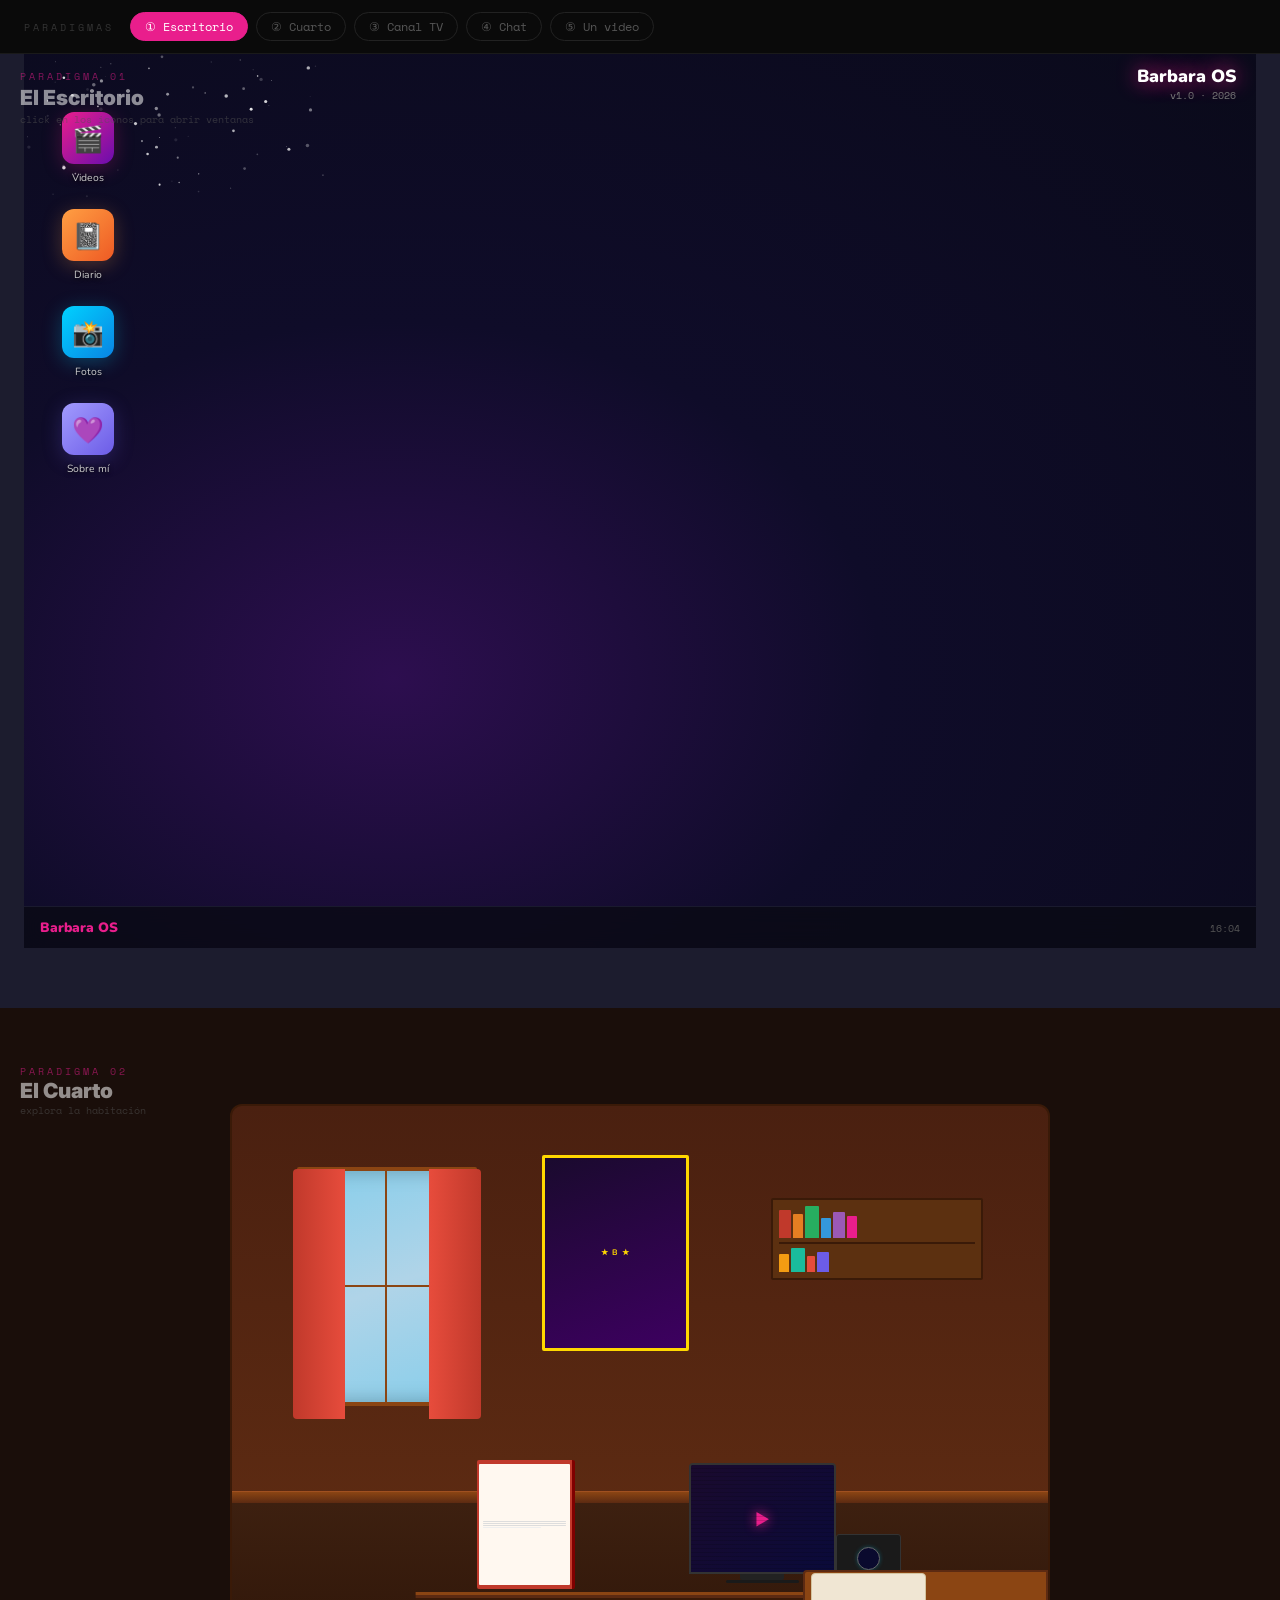
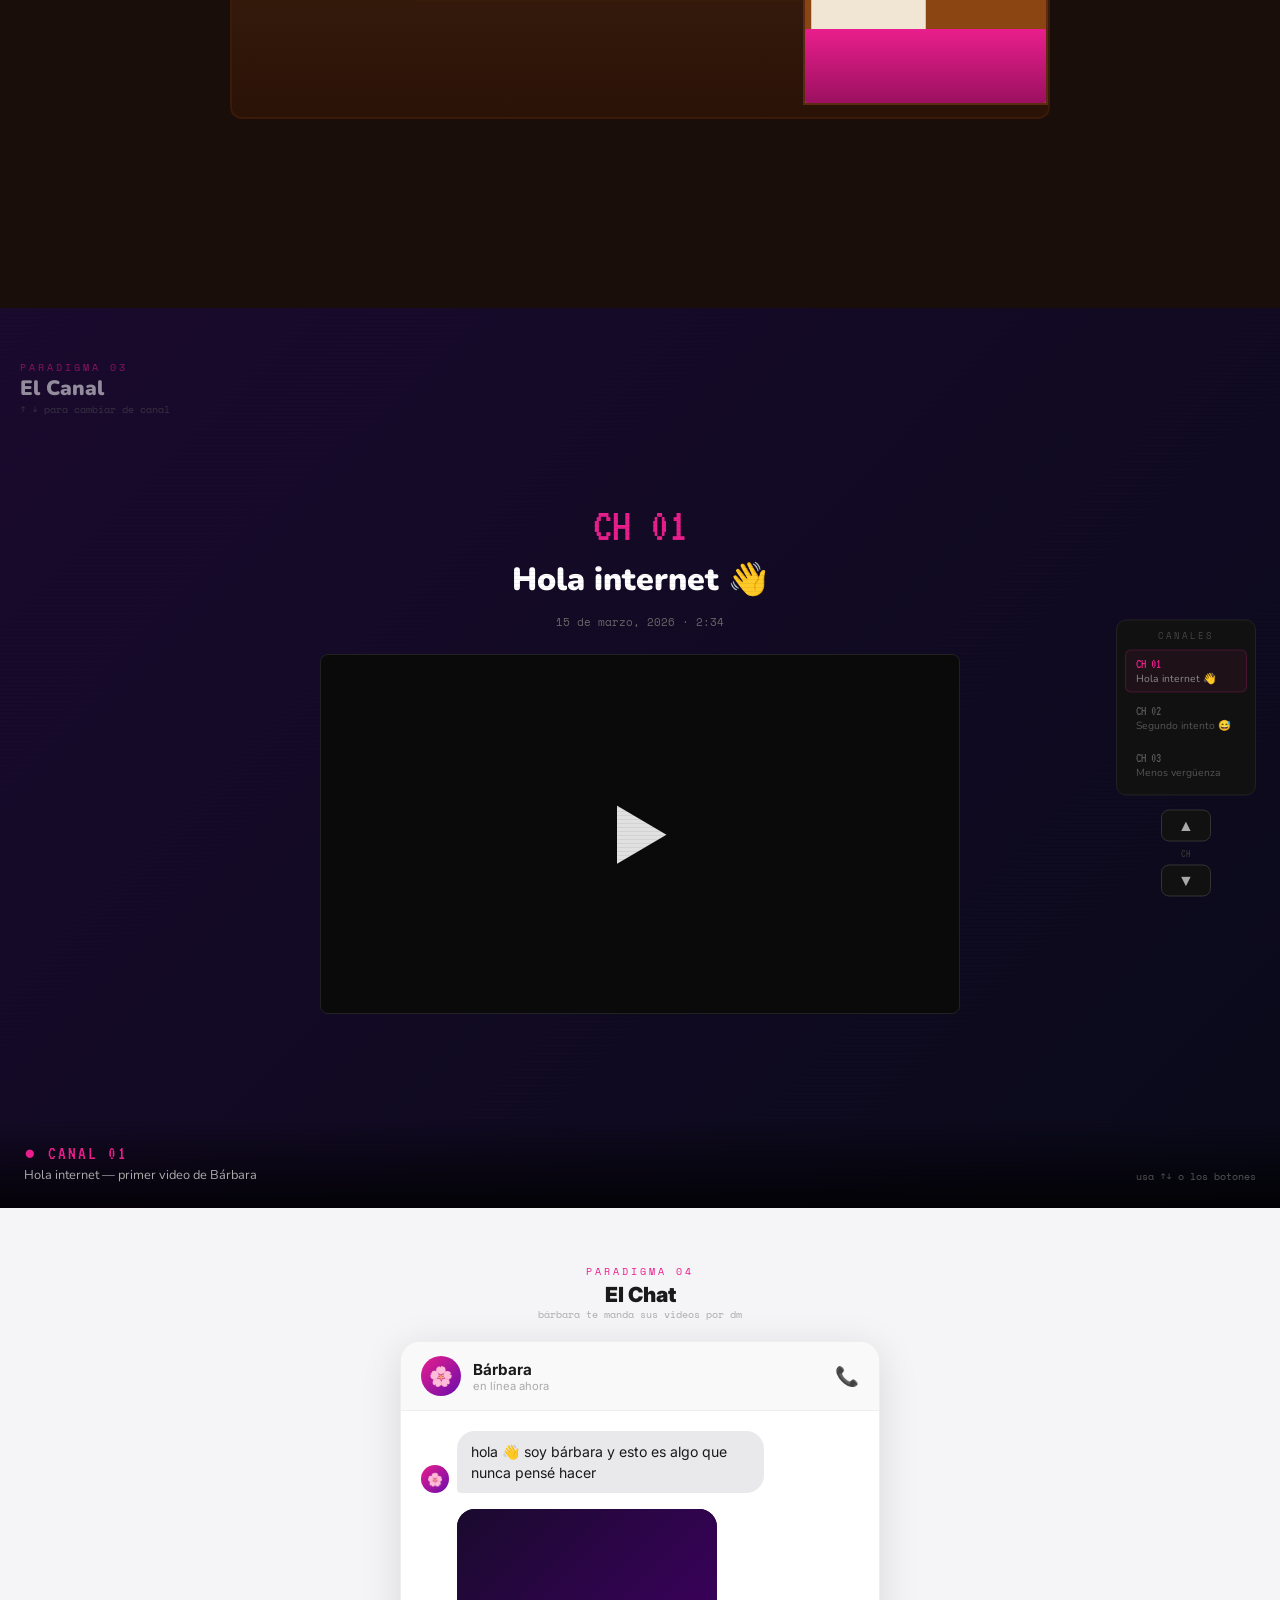
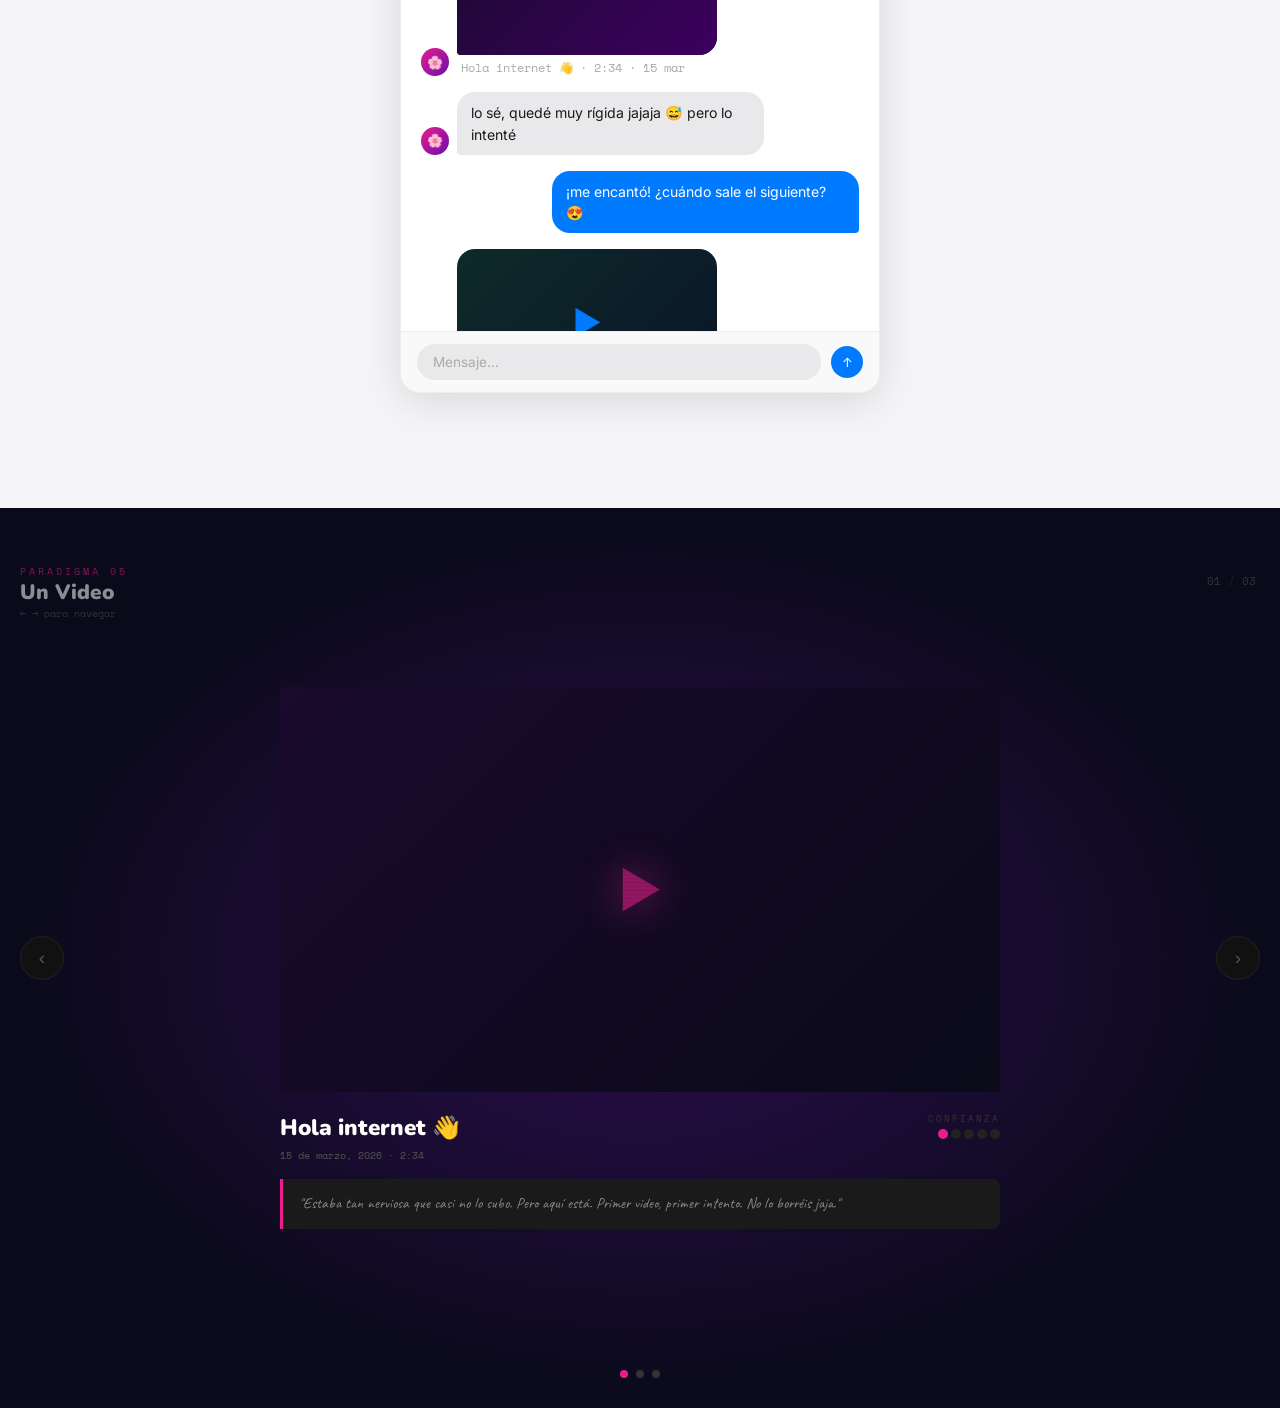
<file: test/propuestas3.html>
<!DOCTYPE html>
<html lang="es">
<head>
  <meta charset="UTF-8">
  <meta name="viewport" content="width=device-width, initial-scale=1.0">
  <title>Propuestas v3 — Paradigmas de Interacción</title>
  <link href="https://fonts.googleapis.com/css2?family=Fredoka:wght@400;600;700&family=VT323&family=Caveat:wght@400;700&family=Space+Mono:wght@400;700&family=Inter:wght@300;400;600;700;900&family=Playfair+Display:ital,wght@0,400;0,700;1,400&family=Nunito:wght@400;600;700;900&family=Fira+Code:wght@400;500&display=swap" rel="stylesheet">
  <style>
    * { margin: 0; padding: 0; box-sizing: border-box; }
    body { font-family: 'Inter', sans-serif; background: #0a0a0a; color: #e0e0e0; }

    /* ─── NAV ─── */
    .main-nav {
      position: fixed; top: 0; left: 0; right: 0; z-index: 9999;
      background: #0a0a0a; border-bottom: 1px solid #1a1a1a;
      padding: 12px 24px; display: flex; gap: 8px; align-items: center;
      overflow-x: auto; white-space: nowrap;
    }
    .main-nav .label { color: #333; font-family: 'Space Mono'; font-size: 0.6rem; letter-spacing: 3px; text-transform: uppercase; margin-right: 8px; }
    .main-nav a {
      color: #555; text-decoration: none; font-size: 0.75rem; font-family: 'Space Mono';
      padding: 5px 14px; border-radius: 20px; border: 1px solid #222; transition: all 0.2s; flex-shrink: 0;
    }
    .main-nav a:hover { color: #fff; border-color: #e91e8c; background: #e91e8c22; }
    .main-nav a.active { background: #e91e8c; border-color: #e91e8c; color: #fff; }

    /* ─── SECTION WRAPPER ─── */
    .section {
      min-height: 100vh; scroll-margin-top: 48px;
      display: flex; flex-direction: column; align-items: center; justify-content: flex-start;
      padding: 80px 24px 60px;
    }
    .section-meta {
      width: 100%; max-width: 960px; margin-bottom: 32px;
    }
    .section-meta .num { font-family: 'Space Mono'; font-size: 0.6rem; color: #e91e8c; letter-spacing: 3px; text-transform: uppercase; margin-bottom: 4px; }
    .section-meta h2 { font-size: 2.4rem; font-weight: 900; color: #fff; margin-bottom: 4px; }
    .section-meta .vibe { color: #555; font-size: 0.8rem; margin-bottom: 8px; font-family: 'Space Mono'; }
    .section-meta p { color: #777; line-height: 1.7; font-size: 0.9rem; max-width: 620px; }
    .section-meta .paradigm-badge {
      display: inline-block; margin-top: 10px;
      background: #1a0a1a; border: 1px solid #e91e8c55;
      color: #e91e8c; font-family: 'Space Mono'; font-size: 0.65rem;
      padding: 4px 12px; border-radius: 4px; letter-spacing: 1px;
    }

    @keyframes blink { 0%,100%{opacity:1} 50%{opacity:0} }
    @keyframes scanlines {
      0% { background-position: 0 0; }
      100% { background-position: 0 4px; }
    }
    @keyframes fadeIn { from { opacity: 0; transform: translateY(8px); } to { opacity: 1; transform: translateY(0); } }
    @keyframes float { 0%,100%{transform:translateY(0)} 50%{transform:translateY(-6px)} }
    @keyframes typing { from { width: 0; } to { width: 100%; } }
    @keyframes cursor-blink { 0%,100%{opacity:1} 49%{opacity:1} 50%{opacity:0} }
    @keyframes slide-in-left { from { transform: translateX(-20px); opacity: 0; } to { transform: translateX(0); opacity: 1; } }
    @keyframes slide-in-right { from { transform: translateX(20px); opacity: 0; } to { transform: translateX(0); opacity: 1; } }
    @keyframes wobble { 0%,100%{transform:rotate(-2deg) scale(1)} 50%{transform:rotate(2deg) scale(1.02)} }
    @keyframes vhs-glitch {
      0%,90%,100%{transform:translateX(0)}
      91%{transform:translateX(-3px)}
      93%{transform:translateX(3px)}
      95%{transform:translateX(-1px)}
    }
  </style>
</head>
<body>

<!-- NAV -->
<nav class="main-nav">
  <span class="label">Paradigmas</span>
  <a href="#p1" class="active">① Escritorio</a>
  <a href="#p2">② Cuarto</a>
  <a href="#p3">③ Canal TV</a>
  <a href="#p4">④ Chat</a>
  <a href="#p5">⑤ Un video</a>
</nav>

<!-- ════════════════════════════════════════════════════════
     PARADIGMA 1: EL ESCRITORIO — Fake OS desktop
     ════════════════════════════════════════════════════════ -->
<section class="section" id="p1" style="background: #1c1c2e; padding-top: 48px; min-height: 100vh; overflow: hidden; position: relative; flex-direction: column; justify-content: flex-start; align-items: stretch;">

  <!-- Desktop area -->
  <div id="desktop" style="flex: 1; position: relative; overflow: hidden; min-height: 100vh; cursor: default;">

    <!-- Wallpaper -->
    <div style="position: absolute; inset: 0; background: radial-gradient(ellipse at 30% 70%, #2d0e4f 0%, #0f0c29 40%, #0a0a1a 100%); z-index: 0;"></div>
    <!-- Star field -->
    <canvas id="starCanvas" style="position: absolute; inset: 0; z-index: 0; pointer-events: none;"></canvas>

    <!-- Desktop icons -->
    <div style="position: absolute; top: 64px; left: 28px; display: flex; flex-direction: column; gap: 24px; z-index: 10;">

      <div class="desktop-icon" onclick="openWindow('win-videos')" style="display:flex;flex-direction:column;align-items:center;gap:6px;cursor:pointer;width:72px;">
        <div style="width:52px;height:52px;background:linear-gradient(135deg,#e91e8c,#6a0dad);border-radius:12px;display:flex;align-items:center;justify-content:center;font-size:1.6rem;box-shadow:0 4px 20px #e91e8c44;transition:transform 0.15s;" onmouseover="this.style.transform='scale(1.1)'" onmouseout="this.style.transform='scale(1)'">🎬</div>
        <span style="font-size:0.65rem;color:#ccc;text-align:center;text-shadow:0 1px 4px #000;font-family:'Nunito';">Videos</span>
      </div>

      <div class="desktop-icon" onclick="openWindow('win-diario')" style="display:flex;flex-direction:column;align-items:center;gap:6px;cursor:pointer;width:72px;">
        <div style="width:52px;height:52px;background:linear-gradient(135deg,#ff9f43,#ee5a24);border-radius:12px;display:flex;align-items:center;justify-content:center;font-size:1.6rem;box-shadow:0 4px 20px #ff9f4344;transition:transform 0.15s;" onmouseover="this.style.transform='scale(1.1)'" onmouseout="this.style.transform='scale(1)'">📓</div>
        <span style="font-size:0.65rem;color:#ccc;text-align:center;text-shadow:0 1px 4px #000;font-family:'Nunito';">Diario</span>
      </div>

      <div class="desktop-icon" onclick="openWindow('win-fotos')" style="display:flex;flex-direction:column;align-items:center;gap:6px;cursor:pointer;width:72px;">
        <div style="width:52px;height:52px;background:linear-gradient(135deg,#00d2ff,#0984e3);border-radius:12px;display:flex;align-items:center;justify-content:center;font-size:1.6rem;box-shadow:0 4px 20px #00d2ff44;transition:transform 0.15s;" onmouseover="this.style.transform='scale(1.1)'" onmouseout="this.style.transform='scale(1)'">📸</div>
        <span style="font-size:0.65rem;color:#ccc;text-align:center;text-shadow:0 1px 4px #000;font-family:'Nunito';">Fotos</span>
      </div>

      <div class="desktop-icon" onclick="openWindow('win-sobre')" style="display:flex;flex-direction:column;align-items:center;gap:6px;cursor:pointer;width:72px;">
        <div style="width:52px;height:52px;background:linear-gradient(135deg,#a29bfe,#6c5ce7);border-radius:12px;display:flex;align-items:center;justify-content:center;font-size:1.6rem;box-shadow:0 4px 20px #6c5ce744;transition:transform 0.15s;" onmouseover="this.style.transform='scale(1.1)'" onmouseout="this.style.transform='scale(1)'">💜</div>
        <span style="font-size:0.65rem;color:#ccc;text-align:center;text-shadow:0 1px 4px #000;font-family:'Nunito';">Sobre mí</span>
      </div>

    </div>

    <!-- Label top-right -->
    <div style="position:absolute;top:16px;right:20px;z-index:10;text-align:right;">
      <div style="font-family:'Nunito';font-size:1.1rem;font-weight:900;color:#fff;text-shadow:0 0 20px #e91e8c;">Barbara OS</div>
      <div style="font-family:'Space Mono';font-size:0.6rem;color:#777;">v1.0 · 2026</div>
    </div>

    <!-- WINDOW: Videos -->
    <div id="win-videos" class="os-window" style="display:none;position:absolute;top:60px;left:110px;width:520px;z-index:100;">
      <div class="win-titlebar" style="background:linear-gradient(90deg,#b30079,#6a0dad);padding:8px 12px;border-radius:10px 10px 0 0;display:flex;justify-content:space-between;align-items:center;cursor:move;user-select:none;">
        <span style="font-family:'Nunito';font-weight:700;font-size:0.85rem;color:#fff;">🎬 Videos de Bárbara</span>
        <div style="display:flex;gap:6px;">
          <button onclick="closeWindow('win-videos')" style="width:14px;height:14px;border-radius:50%;background:#ff5f57;border:none;cursor:pointer;"></button>
        </div>
      </div>
      <div style="background:#0f0f1a;border:1px solid #2a1a3a;border-top:none;border-radius:0 0 10px 10px;padding:16px;">
        <!-- Video list -->
        <div style="display:grid;grid-template-columns:1fr 1fr;gap:10px;">
          <div class="video-card-os" style="background:#1a1a2e;border-radius:8px;overflow:hidden;cursor:pointer;transition:transform 0.15s;" onmouseover="this.style.transform='scale(1.03)'" onmouseout="this.style.transform='scale(1)'">
            <div style="aspect-ratio:16/9;background:linear-gradient(135deg,#2d0e4f,#1a0a2e);display:flex;align-items:center;justify-content:center;font-size:2rem;">▶</div>
            <div style="padding:8px;">
              <div style="font-family:'Nunito';font-size:0.8rem;font-weight:700;color:#fff;">Hola internet 👋</div>
              <div style="font-family:'Space Mono';font-size:0.6rem;color:#555;">15 mar 2026 · 2:34</div>
            </div>
          </div>
          <div class="video-card-os" style="background:#1a1a2e;border-radius:8px;overflow:hidden;cursor:pointer;transition:transform 0.15s;" onmouseover="this.style.transform='scale(1.03)'" onmouseout="this.style.transform='scale(1)'">
            <div style="aspect-ratio:16/9;background:linear-gradient(135deg,#0e2a2a,#0a1a2e);display:flex;align-items:center;justify-content:center;font-size:2rem;">▶</div>
            <div style="padding:8px;">
              <div style="font-family:'Nunito';font-size:0.8rem;font-weight:700;color:#fff;">Segundo intento 😅</div>
              <div style="font-family:'Space Mono';font-size:0.6rem;color:#555;">22 mar 2026 · 1:47</div>
            </div>
          </div>
          <div class="video-card-os" style="background:#1a1a2e;border-radius:8px;overflow:hidden;cursor:pointer;transition:transform 0.15s;" onmouseover="this.style.transform='scale(1.03)'" onmouseout="this.style.transform='scale(1)'">
            <div style="aspect-ratio:16/9;background:linear-gradient(135deg,#2a1a0e,#1a100a);display:flex;align-items:center;justify-content:center;font-size:2rem;">▶</div>
            <div style="padding:8px;">
              <div style="font-family:'Nunito';font-size:0.8rem;font-weight:700;color:#fff;">Ya me da menos vergüenza</div>
              <div style="font-family:'Space Mono';font-size:0.6rem;color:#555;">29 mar 2026 · 3:12</div>
            </div>
          </div>
          <div style="background:#111;border-radius:8px;border:2px dashed #222;display:flex;align-items:center;justify-content:center;aspect-ratio:auto;min-height:80px;color:#333;font-size:1.5rem;cursor:pointer;" title="Próximamente">+</div>
        </div>
      </div>
    </div>

    <!-- WINDOW: Diario -->
    <div id="win-diario" class="os-window" style="display:none;position:absolute;top:80px;left:200px;width:380px;z-index:100;">
      <div class="win-titlebar" style="background:linear-gradient(90deg,#ee5a24,#f0932b);padding:8px 12px;border-radius:10px 10px 0 0;display:flex;justify-content:space-between;align-items:center;cursor:move;user-select:none;">
        <span style="font-family:'Nunito';font-weight:700;font-size:0.85rem;color:#fff;">📓 Diario</span>
        <button onclick="closeWindow('win-diario')" style="width:14px;height:14px;border-radius:50%;background:#ff5f57;border:none;cursor:pointer;"></button>
      </div>
      <div style="background:#fdf6e3;border:1px solid #e8d5b0;border-top:none;border-radius:0 0 10px 10px;padding:20px;color:#3d2b1f;">
        <div style="font-family:'Caveat';font-size:1.6rem;color:#c0392b;margin-bottom:12px;">31 de marzo, 2026</div>
        <p style="font-family:'Caveat';font-size:1.1rem;line-height:1.8;color:#5d4037;">Hoy grabé el tercer video. No me temblaron las manos esta vez. Bueno, un poco. Pero mucho menos que la primera vez. Creo que esto funciona.</p>
        <div style="margin-top:16px;padding-top:16px;border-top:1px dashed #d4a574;">
          <div style="font-family:'Caveat';font-size:1rem;color:#8d6e63;">29 de marzo →</div>
          <div style="font-family:'Caveat';font-size:1rem;color:#8d6e63;">22 de marzo →</div>
          <div style="font-family:'Caveat';font-size:1rem;color:#8d6e63;">15 de marzo →</div>
        </div>
      </div>
    </div>

    <!-- WINDOW: Fotos -->
    <div id="win-fotos" class="os-window" style="display:none;position:absolute;top:100px;left:140px;width:420px;z-index:100;">
      <div class="win-titlebar" style="background:linear-gradient(90deg,#0984e3,#74b9ff);padding:8px 12px;border-radius:10px 10px 0 0;display:flex;justify-content:space-between;align-items:center;cursor:move;user-select:none;">
        <span style="font-family:'Nunito';font-weight:700;font-size:0.85rem;color:#fff;">📸 Fotos</span>
        <button onclick="closeWindow('win-fotos')" style="width:14px;height:14px;border-radius:50%;background:#ff5f57;border:none;cursor:pointer;"></button>
      </div>
      <div style="background:#0a1628;border:1px solid #1a3a5c;border-top:none;border-radius:0 0 10px 10px;padding:16px;">
        <div style="display:grid;grid-template-columns:repeat(3,1fr);gap:6px;">
          <div style="aspect-ratio:1;background:linear-gradient(135deg,#1a3a5c,#0a1628);border-radius:4px;"></div>
          <div style="aspect-ratio:1;background:linear-gradient(135deg,#2a1a5c,#1a0a28);border-radius:4px;"></div>
          <div style="aspect-ratio:1;background:linear-gradient(135deg,#1a3a2c,#0a1618);border-radius:4px;"></div>
          <div style="aspect-ratio:1;background:linear-gradient(135deg,#3a1a1a,#1a0a0a);border-radius:4px;"></div>
          <div style="aspect-ratio:1;background:linear-gradient(135deg,#1a2a3a,#0a1018);border-radius:4px;"></div>
          <div style="aspect-ratio:1;background:#111;border-radius:4px;border:2px dashed #222;display:flex;align-items:center;justify-content:center;color:#333;"></div>
        </div>
      </div>
    </div>

    <!-- WINDOW: Sobre mí -->
    <div id="win-sobre" class="os-window" style="display:none;position:absolute;top:70px;left:170px;width:340px;z-index:100;">
      <div class="win-titlebar" style="background:linear-gradient(90deg,#6c5ce7,#a29bfe);padding:8px 12px;border-radius:10px 10px 0 0;display:flex;justify-content:space-between;align-items:center;cursor:move;user-select:none;">
        <span style="font-family:'Nunito';font-weight:700;font-size:0.85rem;color:#fff;">💜 Sobre mí</span>
        <button onclick="closeWindow('win-sobre')" style="width:14px;height:14px;border-radius:50%;background:#ff5f57;border:none;cursor:pointer;"></button>
      </div>
      <div style="background:#0f0f1f;border:1px solid #2a1a5c;border-top:none;border-radius:0 0 10px 10px;padding:20px;">
        <div style="width:60px;height:60px;border-radius:50%;background:linear-gradient(135deg,#e91e8c,#6a0dad);margin:0 auto 12px;display:flex;align-items:center;justify-content:center;font-size:1.8rem;">🌸</div>
        <div style="text-align:center;font-family:'Nunito';font-size:1.1rem;font-weight:900;color:#fff;margin-bottom:6px;">Bárbara</div>
        <p style="font-family:'Nunito';font-size:0.82rem;color:#888;text-align:center;line-height:1.7;">Perdiendo la vergüenza en tiempo real. Gracias por verlo.</p>
        <div style="margin-top:16px;display:flex;gap:8px;justify-content:center;">
          <div style="font-size:1.2rem;cursor:pointer;">💌</div>
          <div style="font-size:1.2rem;cursor:pointer;">📸</div>
          <div style="font-size:1.2rem;cursor:pointer;">🎵</div>
        </div>
      </div>
    </div>

    <!-- Taskbar -->
    <div style="position:absolute;bottom:0;left:0;right:0;height:42px;background:#0a0a14cc;backdrop-filter:blur(12px);border-top:1px solid #1a1a2e;z-index:200;display:flex;align-items:center;padding:0 16px;gap:8px;">
      <div style="font-family:'Nunito';font-weight:900;font-size:0.85rem;color:#e91e8c;margin-right:8px;">Barbara OS</div>
      <div style="flex:1;"></div>
      <div style="font-family:'Space Mono';font-size:0.65rem;color:#555;" id="os-clock">00:00</div>
    </div>

  </div><!-- /desktop -->

  <!-- Section label overlay -->
  <div style="position:absolute;top:52px;left:0;right:0;z-index:50;pointer-events:none;padding:12px 20px;">
    <div style="display:inline-flex;flex-direction:column;gap:2px;">
      <div style="font-family:'Space Mono';font-size:0.6rem;color:#e91e8c88;letter-spacing:3px;text-transform:uppercase;">Paradigma 01</div>
      <div style="font-size:1.3rem;font-weight:900;color:#ffffff88;">El Escritorio</div>
      <div style="font-family:'Space Mono';font-size:0.6rem;color:#55555588;">click en los iconos para abrir ventanas</div>
    </div>
  </div>
</section>

<!-- ════════════════════════════════════════════════════════
     PARADIGMA 2: EL CUARTO — Point & click room
     ════════════════════════════════════════════════════════ -->
<section id="p2" style="background: #1a0e0a; min-height: 100vh; display: flex; flex-direction: column; align-items: center; justify-content: flex-start; padding: 56px 16px 40px; position: relative;">

  <div style="position:absolute;top:56px;left:20px;z-index:10;pointer-events:none;">
    <div style="font-family:'Space Mono';font-size:0.6rem;color:#e91e8c88;letter-spacing:3px;text-transform:uppercase;">Paradigma 02</div>
    <div style="font-size:1.3rem;font-weight:900;color:#ffffff88;">El Cuarto</div>
    <div style="font-family:'Space Mono';font-size:0.6rem;color:#55555588;">explora la habitación</div>
  </div>

  <!-- Room container -->
  <div id="room-container" style="width:100%;max-width:820px;margin-top:40px;position:relative;">

    <!-- The Room SVG/CSS illustration -->
    <div style="position:relative;width:100%;aspect-ratio:4/3;background:linear-gradient(180deg, #3d1a0a 0%, #5c2a12 30%, #2a1206 30%, #2a1206 100%);border-radius:12px;overflow:hidden;border:2px solid #3a1a08;cursor:default;">

      <!-- Floor -->
      <div style="position:absolute;bottom:0;left:0;right:0;height:35%;background:linear-gradient(180deg,#3d2010,#2a1206);"></div>
      <!-- Wall texture -->
      <div style="position:absolute;top:0;left:0;right:0;height:65%;background:linear-gradient(180deg,#4a2010,#5c2a12);"></div>
      <!-- Wall / floor divider -->
      <div style="position:absolute;bottom:35%;left:0;right:0;height:3px;background:#2a0e06;"></div>
      <!-- Baseboard -->
      <div style="position:absolute;bottom:35%;left:0;right:0;height:12px;background:linear-gradient(180deg,#8B4513,#5c2a12);border-top:1px solid #a05020;"></div>

      <!-- WINDOW on wall -->
      <div style="position:absolute;top:10%;left:8%;width:22%;aspect-ratio:3/4;background:linear-gradient(160deg,#87ceeb,#b0d4e8,#87ceeb);border:4px solid #8B4513;border-radius:2px;box-shadow:inset 0 0 20px #0004;">
        <div style="position:absolute;inset:0;display:grid;grid-template-columns:1fr 1fr;grid-template-rows:1fr 1fr;">
          <div style="border-right:2px solid #8B4513;border-bottom:2px solid #8B4513;"></div>
          <div style="border-bottom:2px solid #8B4513;"></div>
          <div style="border-right:2px solid #8B4513;"></div>
          <div></div>
        </div>
        <!-- Curtains -->
        <div style="position:absolute;top:-2px;left:-8px;width:30%;height:108%;background:linear-gradient(90deg,#c0392b,#e74c3c);border-radius:4px 0 0 4px;"></div>
        <div style="position:absolute;top:-2px;right:-8px;width:30%;height:108%;background:linear-gradient(270deg,#c0392b,#e74c3c);border-radius:0 4px 4px 0;"></div>
      </div>

      <!-- POSTER on wall (clickable) -->
      <div class="room-hotspot" onclick="roomOpen('room-panel-poster')"
        style="position:absolute;top:8%;left:38%;width:18%;aspect-ratio:3/4;background:linear-gradient(160deg,#1a0a2e,#3d0060);border:3px solid #ffd700;border-radius:2px;cursor:pointer;transition:filter 0.2s;display:flex;align-items:center;justify-content:center;"
        onmouseover="this.style.filter='brightness(1.4)';showRoomTooltip(event,'🌟 Mis inspiraciones')"
        onmouseout="this.style.filter='';hideRoomTooltip()">
        <div style="text-align:center;color:#ffd700;font-family:'Nunito';font-size:0.5rem;font-weight:700;text-transform:uppercase;letter-spacing:1px;padding:8px;">★ B ★</div>
      </div>

      <!-- BOOKSHELF on wall -->
      <div style="position:absolute;top:15%;right:8%;width:26%;background:#5c3010;border:2px solid #3a1a08;border-radius:2px;padding:6px;">
        <!-- Shelf rows -->
        <div style="display:flex;gap:2px;margin-bottom:4px;align-items:flex-end;">
          <div style="width:12px;height:28px;background:#c0392b;border-radius:1px 1px 0 0;"></div>
          <div style="width:10px;height:24px;background:#e67e22;border-radius:1px 1px 0 0;"></div>
          <div style="width:14px;height:32px;background:#27ae60;border-radius:1px 1px 0 0;"></div>
          <div style="width:10px;height:20px;background:#3498db;border-radius:1px 1px 0 0;"></div>
          <div style="width:12px;height:26px;background:#9b59b6;border-radius:1px 1px 0 0;"></div>
          <div style="width:10px;height:22px;background:#e91e8c;border-radius:1px 1px 0 0;"></div>
        </div>
        <div style="height:2px;background:#3a1a08;margin-bottom:4px;"></div>
        <div style="display:flex;gap:2px;align-items:flex-end;">
          <div style="width:10px;height:18px;background:#f39c12;border-radius:1px 1px 0 0;"></div>
          <div style="width:14px;height:24px;background:#1abc9c;border-radius:1px 1px 0 0;"></div>
          <div style="width:8px;height:16px;background:#e74c3c;border-radius:1px 1px 0 0;"></div>
          <div style="width:12px;height:20px;background:#6c5ce7;border-radius:1px 1px 0 0;"></div>
        </div>
      </div>

      <!-- DESK area at floor level -->
      <div style="position:absolute;bottom:20%;left:50%;transform:translateX(-50%);width:55%;height:3px;background:#8B4513;box-shadow:0 3px 0 #5c2a12,0 6px 0 #3a1a08;"></div>

      <!-- MONITOR on desk (clickable — opens videos) -->
      <div class="room-hotspot" onclick="roomOpen('room-panel-videos')"
        style="position:absolute;bottom:22%;left:56%;width:18%;cursor:pointer;transition:filter 0.2s;"
        onmouseover="this.style.filter='brightness(1.3)';showRoomTooltip(event,'📺 Videos')"
        onmouseout="this.style.filter='';hideRoomTooltip()">
        <!-- Monitor body -->
        <div style="background:#111;border:2px solid #333;border-radius:4px 4px 0 0;aspect-ratio:4/3;display:flex;align-items:center;justify-content:center;position:relative;overflow:hidden;">
          <div style="position:absolute;inset:0;background:linear-gradient(135deg,#1a0a2e,#0a0a3a);"></div>
          <div style="position:relative;color:#e91e8c;font-size:1rem;text-shadow:0 0 12px #e91e8c;">▶</div>
          <!-- Scanline overlay -->
          <div style="position:absolute;inset:0;background:repeating-linear-gradient(to bottom,transparent,transparent 3px,rgba(0,0,0,0.15) 3px,rgba(0,0,0,0.15) 4px);pointer-events:none;"></div>
        </div>
        <!-- Monitor stand -->
        <div style="width:30%;height:6px;background:#222;margin:0 auto;border-radius:0 0 2px 2px;"></div>
        <div style="width:50%;height:3px;background:#1a1a1a;margin:0 auto;border-radius:2px;"></div>
      </div>

      <!-- DIARY on desk (clickable) -->
      <div class="room-hotspot" onclick="roomOpen('room-panel-diary')"
        style="position:absolute;bottom:21%;left:30%;width:12%;cursor:pointer;transition:filter 0.2s;"
        onmouseover="this.style.filter='brightness(1.4)';showRoomTooltip(event,'📔 Diario')"
        onmouseout="this.style.filter='';hideRoomTooltip()">
        <div style="background:#c0392b;border-radius:2px;padding:4px 2px;border-right:3px solid #7f0000;position:relative;">
          <div style="background:#fff8f0;border-radius:1px;padding:2px;aspect-ratio:3/4;display:flex;flex-direction:column;gap:1px;justify-content:center;padding:4px;">
            <div style="height:1px;background:#ddd;border-radius:1px;"></div>
            <div style="height:1px;background:#ddd;border-radius:1px;"></div>
            <div style="height:1px;background:#ddd;border-radius:1px;"></div>
            <div style="height:1px;background:#eee;border-radius:1px;width:70%;"></div>
          </div>
        </div>
      </div>

      <!-- CAMERA on desk (clickable) -->
      <div class="room-hotspot" onclick="roomOpen('room-panel-sobre')"
        style="position:absolute;bottom:22%;right:18%;width:8%;cursor:pointer;transition:filter 0.2s;"
        onmouseover="this.style.filter='brightness(1.4)';showRoomTooltip(event,'📷 Sobre mí')"
        onmouseout="this.style.filter='';hideRoomTooltip()">
        <div style="background:#1a1a1a;border-radius:3px;padding:3px;aspect-ratio:4/3;border:1px solid #333;display:flex;align-items:center;justify-content:center;">
          <div style="width:40%;aspect-ratio:1;border-radius:50%;background:#0a0a2e;border:1px solid #666;box-shadow:0 0 4px #00d2ff44;"></div>
        </div>
      </div>

      <!-- BED in corner -->
      <div style="position:absolute;bottom:2%;right:0%;width:30%;height:22%;">
        <!-- Bed frame -->
        <div style="position:absolute;inset:0;background:#8B4513;border-radius:4px 0 0 0;border:2px solid #5c2a12;"></div>
        <!-- Pillow -->
        <div style="position:absolute;top:3px;left:8px;right:50%;height:45%;background:#f0e6d3;border-radius:4px 4px 2px 2px;border:1px solid #d4c4a0;"></div>
        <!-- Blanket -->
        <div style="position:absolute;bottom:2px;left:2px;right:2px;height:55%;background:linear-gradient(180deg,#e91e8c,#9b1060);border-radius:2px 2px 4px 4px;"></div>
      </div>

      <!-- Tooltip -->
      <div id="room-tooltip" style="display:none;position:absolute;background:#000d;color:#fff;font-family:'Space Mono';font-size:0.6rem;padding:4px 8px;border-radius:4px;pointer-events:none;z-index:50;border:1px solid #333;white-space:nowrap;"></div>

    </div><!-- /room -->

    <!-- Panels that appear when clicking objects -->
    <div id="room-panels" style="display:none;margin-top:16px;animation:fadeIn 0.3s ease;">

      <div id="room-panel-videos" class="room-panel" style="display:none;background:#0f0f1a;border:1px solid #2a1a3a;border-radius:12px;padding:20px;">
        <div style="display:flex;justify-content:space-between;align-items:center;margin-bottom:16px;">
          <div style="font-family:'Nunito';font-weight:900;font-size:1.1rem;color:#fff;">📺 Videos</div>
          <button onclick="roomClose()" style="background:#222;color:#aaa;border:none;border-radius:4px;padding:4px 10px;cursor:pointer;font-size:0.75rem;">✕ cerrar</button>
        </div>
        <div style="display:grid;grid-template-columns:repeat(3,1fr);gap:10px;">
          <div style="background:#1a1a2e;border-radius:8px;overflow:hidden;cursor:pointer;">
            <div style="aspect-ratio:16/9;background:linear-gradient(135deg,#2d0e4f,#1a0a2e);display:flex;align-items:center;justify-content:center;font-size:1.5rem;color:#e91e8c;">▶</div>
            <div style="padding:8px;font-family:'Nunito';font-size:0.75rem;font-weight:700;color:#fff;">Hola internet 👋</div>
          </div>
          <div style="background:#1a1a2e;border-radius:8px;overflow:hidden;cursor:pointer;">
            <div style="aspect-ratio:16/9;background:linear-gradient(135deg,#0e2a2a,#0a1a2e);display:flex;align-items:center;justify-content:center;font-size:1.5rem;color:#e91e8c;">▶</div>
            <div style="padding:8px;font-family:'Nunito';font-size:0.75rem;font-weight:700;color:#fff;">Segundo intento 😅</div>
          </div>
          <div style="background:#1a1a2e;border-radius:8px;overflow:hidden;cursor:pointer;">
            <div style="aspect-ratio:16/9;background:linear-gradient(135deg,#2a1a0e,#1a100a);display:flex;align-items:center;justify-content:center;font-size:1.5rem;color:#e91e8c;">▶</div>
            <div style="padding:8px;font-family:'Nunito';font-size:0.75rem;font-weight:700;color:#fff;">Ya me da menos vergüenza</div>
          </div>
        </div>
      </div>

      <div id="room-panel-diary" class="room-panel" style="display:none;background:#fff8f0;border-radius:12px;padding:20px;color:#3d2b1f;">
        <div style="display:flex;justify-content:space-between;align-items:center;margin-bottom:12px;">
          <div style="font-family:'Caveat';font-size:1.5rem;color:#c0392b;">📔 Diario de Bárbara</div>
          <button onclick="roomClose()" style="background:#f0d4b0;color:#8d6e63;border:none;border-radius:4px;padding:4px 10px;cursor:pointer;font-size:0.75rem;font-family:'Caveat';">cerrar</button>
        </div>
        <p style="font-family:'Caveat';font-size:1.1rem;line-height:1.8;color:#5d4037;">Hoy grabé el tercer video. No me temblaron las manos esta vez. Bueno, un poco. Pero mucho menos que la primera vez. Creo que esto funciona. 🌱</p>
      </div>

      <div id="room-panel-poster" class="room-panel" style="display:none;background:#1a0a2e;border-radius:12px;padding:20px;color:#fff;">
        <div style="display:flex;justify-content:space-between;align-items:center;margin-bottom:12px;">
          <div style="font-family:'Nunito';font-weight:900;color:#ffd700;">🌟 Mis Inspiraciones</div>
          <button onclick="roomClose()" style="background:#2a1a3a;color:#aaa;border:none;border-radius:4px;padding:4px 10px;cursor:pointer;font-size:0.75rem;">✕</button>
        </div>
        <div style="display:flex;flex-direction:column;gap:8px;">
          <div style="font-family:'Nunito';color:#ccc;font-size:0.9rem;">✨ iCarly — por hacer que fuera cool hablar a cámara</div>
          <div style="font-family:'Nunito';color:#ccc;font-size:0.9rem;">✨ Zoella — por hacerlo parecer fácil</div>
          <div style="font-family:'Nunito';color:#ccc;font-size:0.9rem;">✨ Ingrid Nilsen — por ser auténtica</div>
        </div>
      </div>

      <div id="room-panel-sobre" class="room-panel" style="display:none;background:#0f0f1f;border-radius:12px;padding:24px;color:#fff;text-align:center;">
        <div style="display:flex;justify-content:flex-end;margin-bottom:12px;">
          <button onclick="roomClose()" style="background:#222;color:#aaa;border:none;border-radius:4px;padding:4px 10px;cursor:pointer;font-size:0.75rem;">✕</button>
        </div>
        <div style="width:70px;height:70px;border-radius:50%;background:linear-gradient(135deg,#e91e8c,#6a0dad);margin:0 auto 12px;display:flex;align-items:center;justify-content:center;font-size:2rem;">🌸</div>
        <div style="font-family:'Nunito';font-size:1.2rem;font-weight:900;color:#fff;margin-bottom:8px;">Bárbara</div>
        <p style="font-family:'Nunito';font-size:0.85rem;color:#888;line-height:1.7;">Perdiendo la vergüenza en tiempo real. Gracias por verlo.</p>
      </div>

    </div>

  </div>

</section>

<!-- ════════════════════════════════════════════════════════
     PARADIGMA 3: EL CANAL — Full TV channel surf
     ════════════════════════════════════════════════════════ -->
<section id="p3" style="background:#000;min-height:100vh;display:flex;flex-direction:column;position:relative;">

  <!-- Full screen TV experience -->
  <div id="tv-screen" style="position:relative;width:100%;flex:1;min-height:100vh;background:#000;overflow:hidden;">

    <!-- The "video" fullscreen -->
    <div id="tv-video" style="position:absolute;inset:0;display:flex;align-items:center;justify-content:center;background:linear-gradient(135deg,#1a0a2e,#0a0a1a);transition:background 0.5s;">
      <!-- Static noise effect on switch -->
      <div id="tv-static" style="display:none;position:absolute;inset:0;background:repeating-linear-gradient(0deg,transparent,transparent 2px,rgba(255,255,255,0.03) 2px,rgba(255,255,255,0.03) 4px);animation:scanlines 0.1s linear infinite;z-index:2;pointer-events:none;"></div>

      <!-- Content area -->
      <div id="tv-content" style="text-align:center;position:relative;z-index:1;padding:40px;">
        <div id="tv-channel-num" style="font-family:'VT323';font-size:3rem;color:#e91e8c;margin-bottom:8px;">CH 01</div>
        <div id="tv-title" style="font-family:'Nunito';font-size:2rem;font-weight:900;color:#fff;margin-bottom:12px;">Hola internet 👋</div>
        <div id="tv-subtitle" style="font-family:'Space Mono';font-size:0.7rem;color:#666;margin-bottom:24px;">15 de marzo, 2026 · 2:34</div>
        <!-- Mock play area -->
        <div id="tv-player" style="width:min(640px,90vw);aspect-ratio:16/9;background:#0a0a0a;border-radius:8px;border:1px solid #222;display:flex;align-items:center;justify-content:center;margin:0 auto;font-size:4rem;cursor:pointer;transition:border-color 0.2s;" onmouseover="this.style.borderColor='#e91e8c'" onmouseout="this.style.borderColor='#222'">▶</div>
      </div>
    </div>

    <!-- TV overlay: channel info bottom-left -->
    <div id="tv-osd" style="position:absolute;bottom:0;left:0;right:0;padding:24px;z-index:10;background:linear-gradient(to top,rgba(0,0,0,0.8),transparent);display:flex;justify-content:space-between;align-items:flex-end;">
      <div>
        <div style="font-family:'VT323';font-size:1.2rem;color:#e91e8c;letter-spacing:2px;" id="tv-osd-channel">● CANAL 01</div>
        <div style="font-family:'Nunito';font-size:0.8rem;color:#aaa;margin-top:2px;" id="tv-osd-desc">Hola internet — primer video de Bárbara</div>
      </div>
      <div style="text-align:right;">
        <div style="font-family:'Space Mono';font-size:0.65rem;color:#555;">usa ↑↓ o los botones</div>
      </div>
    </div>

    <!-- TV overlay: scanlines -->
    <div style="position:absolute;inset:0;background:repeating-linear-gradient(to bottom,transparent,transparent 3px,rgba(0,0,0,0.06) 3px,rgba(0,0,0,0.06) 4px);pointer-events:none;z-index:5;"></div>

    <!-- Section label overlay -->
    <div style="position:absolute;top:52px;left:20px;z-index:50;pointer-events:none;">
      <div style="font-family:'Space Mono';font-size:0.6rem;color:#e91e8c88;letter-spacing:3px;text-transform:uppercase;">Paradigma 03</div>
      <div style="font-size:1.3rem;font-weight:900;color:#ffffff88;font-family:'Nunito';">El Canal</div>
      <div style="font-family:'Space Mono';font-size:0.6rem;color:#55555588;">↑ ↓ para cambiar de canal</div>
    </div>

    <!-- Remote control on the right -->
    <div id="tv-remote" style="position:absolute;right:24px;top:50%;transform:translateY(-50%);z-index:20;display:flex;flex-direction:column;gap:6px;align-items:center;">
      <!-- Channel list mini -->
      <div id="tv-channel-list" style="background:#111;border:1px solid #222;border-radius:10px;padding:8px;width:140px;margin-bottom:8px;">
        <div style="font-family:'Space Mono';font-size:0.55rem;color:#444;letter-spacing:2px;margin-bottom:8px;text-align:center;">CANALES</div>
        <div id="tv-ch-01" class="tv-ch" onclick="switchChannel(0)" style="padding:6px 10px;border-radius:6px;cursor:pointer;background:#e91e8c11;border:1px solid #e91e8c33;margin-bottom:4px;">
          <div style="font-family:'VT323';font-size:0.85rem;color:#e91e8c;">CH 01</div>
          <div style="font-family:'Nunito';font-size:0.65rem;color:#888;white-space:nowrap;overflow:hidden;text-overflow:ellipsis;">Hola internet 👋</div>
        </div>
        <div id="tv-ch-02" class="tv-ch" onclick="switchChannel(1)" style="padding:6px 10px;border-radius:6px;cursor:pointer;margin-bottom:4px;border:1px solid transparent;">
          <div style="font-family:'VT323';font-size:0.85rem;color:#555;">CH 02</div>
          <div style="font-family:'Nunito';font-size:0.65rem;color:#555;white-space:nowrap;overflow:hidden;text-overflow:ellipsis;">Segundo intento 😅</div>
        </div>
        <div id="tv-ch-03" class="tv-ch" onclick="switchChannel(2)" style="padding:6px 10px;border-radius:6px;cursor:pointer;border:1px solid transparent;">
          <div style="font-family:'VT323';font-size:0.85rem;color:#555;">CH 03</div>
          <div style="font-family:'Nunito';font-size:0.65rem;color:#555;white-space:nowrap;overflow:hidden;text-overflow:ellipsis;">Menos vergüenza</div>
        </div>
      </div>

      <!-- Up/Down buttons -->
      <button onclick="tvUp()" style="width:50px;height:32px;background:#111;border:1px solid #333;border-radius:8px;color:#aaa;font-size:1rem;cursor:pointer;transition:all 0.15s;" onmouseover="this.style.background='#222'" onmouseout="this.style.background='#111'">▲</button>
      <div style="font-family:'VT323';font-size:0.7rem;color:#333;letter-spacing:1px;">CH</div>
      <button onclick="tvDown()" style="width:50px;height:32px;background:#111;border:1px solid #333;border-radius:8px;color:#aaa;font-size:1rem;cursor:pointer;transition:all 0.15s;" onmouseover="this.style.background='#222'" onmouseout="this.style.background='#111'">▼</button>
    </div>

  </div>

</section>

<!-- ════════════════════════════════════════════════════════
     PARADIGMA 4: EL CHAT — iMessage / DM interface
     ════════════════════════════════════════════════════════ -->
<section id="p4" style="background:#f5f5f7;min-height:100vh;display:flex;flex-direction:column;align-items:center;justify-content:flex-start;padding:56px 16px 40px;">

  <div style="position:relative;z-index:10;text-align:center;margin-bottom:20px;">
    <div style="font-family:'Space Mono';font-size:0.6rem;color:#e91e8c;letter-spacing:3px;text-transform:uppercase;margin-bottom:4px;">Paradigma 04</div>
    <div style="font-size:1.3rem;font-weight:900;color:#1a1a1a;">El Chat</div>
    <div style="font-family:'Space Mono';font-size:0.6rem;color:#aaa;">bárbara te manda sus videos por dm</div>
  </div>

  <!-- iMessage-style chat window -->
  <div style="width:100%;max-width:480px;background:#fff;border-radius:20px;box-shadow:0 8px 40px rgba(0,0,0,0.12);overflow:hidden;border:1px solid #eee;">

    <!-- Chat header -->
    <div style="background:#f9f9f9;border-bottom:1px solid #eee;padding:14px 20px;display:flex;align-items:center;gap:12px;">
      <div style="width:40px;height:40px;border-radius:50%;background:linear-gradient(135deg,#e91e8c,#6a0dad);display:flex;align-items:center;justify-content:center;font-size:1.2rem;flex-shrink:0;">🌸</div>
      <div>
        <div style="font-weight:700;font-size:0.95rem;color:#1a1a1a;">Bárbara</div>
        <div style="font-size:0.7rem;color:#aaa;">en línea ahora</div>
      </div>
      <div style="margin-left:auto;color:#007aff;font-size:1.2rem;">📞</div>
    </div>

    <!-- Messages -->
    <div id="chat-messages" style="padding:20px;display:flex;flex-direction:column;gap:16px;min-height:520px;max-height:520px;overflow-y:auto;background:#fff;">

      <!-- Barbara message: text -->
      <div style="display:flex;align-items:flex-end;gap:8px;animation:slide-in-left 0.4s ease;">
        <div style="width:28px;height:28px;border-radius:50%;background:linear-gradient(135deg,#e91e8c,#6a0dad);flex-shrink:0;display:flex;align-items:center;justify-content:center;font-size:0.8rem;">🌸</div>
        <div style="max-width:70%;background:#e9e9eb;color:#1a1a1a;border-radius:18px 18px 18px 4px;padding:10px 14px;font-size:0.88rem;line-height:1.5;">
          hola 👋 soy bárbara y esto es algo que nunca pensé hacer
        </div>
      </div>

      <!-- Barbara message: video -->
      <div style="display:flex;align-items:flex-end;gap:8px;animation:slide-in-left 0.4s ease 0.2s both;">
        <div style="width:28px;height:28px;border-radius:50%;background:linear-gradient(135deg,#e91e8c,#6a0dad);flex-shrink:0;display:flex;align-items:center;justify-content:center;font-size:0.8rem;">🌸</div>
        <div style="max-width:80%;">
          <div style="background:#000;border-radius:18px 18px 18px 4px;overflow:hidden;cursor:pointer;" onmouseover="this.querySelector('.play-overlay').style.opacity='1'" onmouseout="this.querySelector('.play-overlay').style.opacity='0'">
            <div style="position:relative;">
              <div style="aspect-ratio:16/9;background:linear-gradient(135deg,#1a0a2e,#3d0060);width:260px;display:flex;align-items:center;justify-content:center;">
                <div class="play-overlay" style="position:absolute;inset:0;background:#0006;display:flex;align-items:center;justify-content:center;font-size:2rem;opacity:0;transition:opacity 0.2s;border-radius:18px 18px 18px 4px;">▶</div>
              </div>
            </div>
          </div>
          <div style="font-size:0.72rem;color:#aaa;margin-top:4px;margin-left:4px;font-family:'Space Mono';">Hola internet 👋 · 2:34 · 15 mar</div>
        </div>
      </div>

      <!-- Barbara: text -->
      <div style="display:flex;align-items:flex-end;gap:8px;animation:slide-in-left 0.4s ease 0.5s both;">
        <div style="width:28px;height:28px;border-radius:50%;background:linear-gradient(135deg,#e91e8c,#6a0dad);flex-shrink:0;display:flex;align-items:center;justify-content:center;font-size:0.8rem;">🌸</div>
        <div style="max-width:70%;background:#e9e9eb;color:#1a1a1a;border-radius:18px 18px 18px 4px;padding:10px 14px;font-size:0.88rem;line-height:1.5;">
          lo sé, quedé muy rígida jajaja 😅 pero lo intenté
        </div>
      </div>

      <!-- User "reply" (right side) -->
      <div style="display:flex;justify-content:flex-end;animation:slide-in-right 0.4s ease 0.8s both;">
        <div style="max-width:70%;background:#007aff;color:#fff;border-radius:18px 18px 4px 18px;padding:10px 14px;font-size:0.88rem;line-height:1.5;">
          ¡me encantó! ¿cuándo sale el siguiente? 😍
        </div>
      </div>

      <!-- Barbara: video 2 -->
      <div style="display:flex;align-items:flex-end;gap:8px;animation:slide-in-left 0.4s ease 1.1s both;">
        <div style="width:28px;height:28px;border-radius:50%;background:linear-gradient(135deg,#e91e8c,#6a0dad);flex-shrink:0;display:flex;align-items:center;justify-content:center;font-size:0.8rem;">🌸</div>
        <div>
          <div style="background:#000;border-radius:18px 18px 18px 4px;overflow:hidden;cursor:pointer;">
            <div style="aspect-ratio:16/9;background:linear-gradient(135deg,#0e2a2a,#0a1628);width:260px;display:flex;align-items:center;justify-content:center;font-size:2rem;color:#007aff;">▶</div>
          </div>
          <div style="font-size:0.72rem;color:#aaa;margin-top:4px;margin-left:4px;font-family:'Space Mono';">Segundo intento 😅 · 1:47 · 22 mar</div>
        </div>
      </div>

      <!-- Barbara: text -->
      <div style="display:flex;align-items:flex-end;gap:8px;animation:slide-in-left 0.4s ease 1.4s both;">
        <div style="width:28px;height:28px;border-radius:50%;background:linear-gradient(135deg,#e91e8c,#6a0dad);flex-shrink:0;display:flex;align-items:center;justify-content:center;font-size:0.8rem;">🌸</div>
        <div style="max-width:70%;background:#e9e9eb;color:#1a1a1a;border-radius:18px 18px 18px 4px;padding:10px 14px;font-size:0.88rem;line-height:1.5;">
          esta vez no me temblaron tanto las manos 🌱
        </div>
      </div>

      <!-- Typing indicator -->
      <div style="display:flex;align-items:flex-end;gap:8px;animation:slide-in-left 0.4s ease 1.8s both;">
        <div style="width:28px;height:28px;border-radius:50%;background:linear-gradient(135deg,#e91e8c,#6a0dad);flex-shrink:0;display:flex;align-items:center;justify-content:center;font-size:0.8rem;">🌸</div>
        <div style="background:#e9e9eb;border-radius:18px 18px 18px 4px;padding:12px 16px;display:flex;gap:4px;align-items:center;">
          <div style="width:6px;height:6px;border-radius:50%;background:#aaa;animation:blink 1s ease infinite;"></div>
          <div style="width:6px;height:6px;border-radius:50%;background:#aaa;animation:blink 1s ease 0.3s infinite;"></div>
          <div style="width:6px;height:6px;border-radius:50%;background:#aaa;animation:blink 1s ease 0.6s infinite;"></div>
        </div>
      </div>

    </div><!-- /messages -->

    <!-- Input bar -->
    <div style="padding:12px 16px;background:#f9f9f9;border-top:1px solid #eee;display:flex;gap:10px;align-items:center;">
      <div style="flex:1;background:#e9e9eb;border-radius:20px;padding:10px 16px;font-size:0.85rem;color:#aaa;cursor:text;">Mensaje...</div>
      <div style="width:32px;height:32px;border-radius:50%;background:#007aff;display:flex;align-items:center;justify-content:center;color:#fff;font-size:0.8rem;cursor:pointer;">↑</div>
    </div>

  </div>

</section>

<!-- ════════════════════════════════════════════════════════
     PARADIGMA 5: UN VIDEO — Fullscreen immersion
     ════════════════════════════════════════════════════════ -->
<section id="p5" style="background:#000;min-height:100vh;display:flex;flex-direction:column;position:relative;overflow:hidden;">

  <!-- Section label -->
  <div style="position:absolute;top:56px;left:20px;z-index:50;pointer-events:none;">
    <div style="font-family:'Space Mono';font-size:0.6rem;color:#e91e8c88;letter-spacing:3px;text-transform:uppercase;">Paradigma 05</div>
    <div style="font-size:1.3rem;font-weight:900;color:#ffffff88;font-family:'Nunito';">Un Video</div>
    <div style="font-family:'Space Mono';font-size:0.6rem;color:#55555588;">← → para navegar</div>
  </div>

  <!-- Counter top-right -->
  <div style="position:absolute;top:64px;right:24px;z-index:50;font-family:'Space Mono';font-size:0.7rem;color:#333;text-align:right;">
    <span id="p5-current">01</span><span style="color:#222;"> / </span><span id="p5-total">03</span>
  </div>

  <!-- The full-screen video slot -->
  <div id="p5-slide" style="flex:1;min-height:100vh;position:relative;display:flex;flex-direction:column;align-items:center;justify-content:center;transition:background 0.8s ease;">

    <!-- Background gradient (changes per video) -->
    <div id="p5-bg" style="position:absolute;inset:0;background:radial-gradient(ellipse at center,#2d0e4f 0%,#0a0a1a 70%);transition:background 0.8s ease;"></div>

    <!-- Video frame -->
    <div style="position:relative;z-index:10;width:min(720px,90vw);">
      <!-- Big video player area -->
      <div id="p5-player" style="aspect-ratio:16/9;background:#0a0a0a;border-radius:4px;display:flex;align-items:center;justify-content:center;font-size:5rem;cursor:pointer;position:relative;overflow:hidden;">
        <div style="position:absolute;inset:0;background:linear-gradient(135deg,#1a0a2e,#0a0a1a);"></div>
        <div style="position:relative;z-index:2;color:#e91e8c;opacity:0.6;font-size:3rem;transition:opacity 0.2s;text-shadow:0 0 40px #e91e8c;" id="p5-play-btn">▶</div>
        <!-- Scanlines -->
        <div style="position:absolute;inset:0;background:repeating-linear-gradient(to bottom,transparent,transparent 3px,rgba(0,0,0,0.08) 3px,rgba(0,0,0,0.08) 4px);pointer-events:none;z-index:3;"></div>
      </div>

      <!-- Metadata below video — minimal -->
      <div style="display:flex;justify-content:space-between;align-items:flex-start;margin-top:20px;position:relative;z-index:10;">
        <div>
          <div id="p5-title" style="font-family:'Nunito';font-size:1.4rem;font-weight:900;color:#fff;">Hola internet 👋</div>
          <div id="p5-date" style="font-family:'Space Mono';font-size:0.65rem;color:#555;margin-top:4px;">15 de marzo, 2026 · 2:34</div>
        </div>
        <!-- Confidence meter -->
        <div style="text-align:right;">
          <div style="font-family:'Space Mono';font-size:0.55rem;color:#333;letter-spacing:2px;margin-bottom:4px;">CONFIANZA</div>
          <div style="display:flex;gap:3px;justify-content:flex-end;" id="p5-conf">
            <div style="width:10px;height:10px;border-radius:50%;background:#e91e8c;"></div>
            <div style="width:10px;height:10px;border-radius:50%;background:#333;"></div>
            <div style="width:10px;height:10px;border-radius:50%;background:#333;"></div>
            <div style="width:10px;height:10px;border-radius:50%;background:#333;"></div>
            <div style="width:10px;height:10px;border-radius:50%;background:#333;"></div>
          </div>
        </div>
      </div>
    </div>

    <!-- Note from Barbara — appears bottom, like a sticky note -->
    <div id="p5-note" style="position:relative;z-index:10;width:min(720px,90vw);margin-top:16px;">
      <div style="background:#1a1a1a;border-left:3px solid #e91e8c;padding:12px 16px;border-radius:0 8px 8px 0;">
        <div style="font-family:'Caveat';font-size:0.95rem;color:#888;line-height:1.7;" id="p5-note-text">
          "Estaba tan nerviosa que casi no lo subo. Pero aquí está. Primer video, primer intento. No lo borréis jaja."
        </div>
      </div>
    </div>

    <!-- Navigation arrows -->
    <button onclick="p5Prev()" id="p5-prev-btn" style="position:absolute;left:20px;top:50%;transform:translateY(-50%);z-index:20;width:44px;height:44px;border-radius:50%;background:#111;border:1px solid #222;color:#555;font-size:1.2rem;cursor:pointer;transition:all 0.2s;display:flex;align-items:center;justify-content:center;" onmouseover="this.style.background='#222';this.style.color='#fff'" onmouseout="this.style.background='#111';this.style.color='#555'">‹</button>
    <button onclick="p5Next()" id="p5-next-btn" style="position:absolute;right:20px;top:50%;transform:translateY(-50%);z-index:20;width:44px;height:44px;border-radius:50%;background:#111;border:1px solid #222;color:#555;font-size:1.2rem;cursor:pointer;transition:all 0.2s;display:flex;align-items:center;justify-content:center;" onmouseover="this.style.background='#222';this.style.color='#fff'" onmouseout="this.style.background='#111';this.style.color='#555'">›</button>

    <!-- Dot pagination -->
    <div style="position:absolute;bottom:30px;left:50%;transform:translateX(-50%);z-index:20;display:flex;gap:8px;" id="p5-dots">
      <div class="p5-dot" onclick="p5Go(0)" style="width:8px;height:8px;border-radius:50%;background:#e91e8c;cursor:pointer;transition:background 0.2s;"></div>
      <div class="p5-dot" onclick="p5Go(1)" style="width:8px;height:8px;border-radius:50%;background:#333;cursor:pointer;transition:background 0.2s;"></div>
      <div class="p5-dot" onclick="p5Go(2)" style="width:8px;height:8px;border-radius:50%;background:#333;cursor:pointer;transition:background 0.2s;"></div>
    </div>

  </div>

</section>

<!-- ════════════ JAVASCRIPT ════════════ -->
<script>

// ── NAV ACTIVE STATE ──
const navLinks = document.querySelectorAll('.main-nav a');
const sections = ['p1','p2','p3','p4','p5'];

const navObserver = new IntersectionObserver((entries) => {
  entries.forEach(e => {
    if (e.isIntersecting) {
      navLinks.forEach(l => l.classList.remove('active'));
      const link = document.querySelector(`.main-nav a[href="#${e.target.id}"]`);
      if (link) link.classList.add('active');
    }
  });
}, { threshold: 0.3 });
sections.forEach(id => {
  const el = document.getElementById(id);
  if (el) navObserver.observe(el);
});

// ── P1: OS DESKTOP ──

// Star canvas
const canvas = document.getElementById('starCanvas');
if (canvas) {
  const ctx = canvas.getContext('2d');
  function resizeCanvas() { canvas.width = canvas.offsetWidth; canvas.height = canvas.offsetHeight; }
  resizeCanvas();
  const stars = Array.from({length: 80}, () => ({
    x: Math.random(), y: Math.random(),
    r: Math.random() * 1.5 + 0.3,
    a: Math.random()
  }));
  function drawStars() {
    ctx.clearRect(0, 0, canvas.width, canvas.height);
    stars.forEach(s => {
      ctx.beginPath();
      ctx.arc(s.x * canvas.width, s.y * canvas.height, s.r, 0, Math.PI * 2);
      ctx.fillStyle = `rgba(255,255,255,${s.a})`;
      ctx.fill();
      s.a += (Math.random() - 0.5) * 0.02;
      if (s.a < 0.1) s.a = 0.1;
      if (s.a > 0.9) s.a = 0.9;
    });
    requestAnimationFrame(drawStars);
  }
  drawStars();
  window.addEventListener('resize', resizeCanvas);
}

// OS clock
function updateClock() {
  const el = document.getElementById('os-clock');
  if (!el) return;
  const now = new Date();
  el.textContent = now.getHours().toString().padStart(2,'0') + ':' + now.getMinutes().toString().padStart(2,'0');
}
updateClock();
setInterval(updateClock, 1000);

// Window management
let zCounter = 100;
function openWindow(id) {
  const win = document.getElementById(id);
  if (!win) return;
  win.style.display = 'block';
  win.style.animation = 'fadeIn 0.2s ease';
  zCounter++;
  win.style.zIndex = zCounter;
}
function closeWindow(id) {
  const win = document.getElementById(id);
  if (win) win.style.display = 'none';
}

// Draggable windows
document.querySelectorAll('.win-titlebar').forEach(bar => {
  const win = bar.parentElement;
  let dragging = false, startX, startY, origX, origY;
  bar.addEventListener('mousedown', e => {
    dragging = true;
    startX = e.clientX; startY = e.clientY;
    origX = parseInt(win.style.left) || 0;
    origY = parseInt(win.style.top) || 0;
    zCounter++;
    win.style.zIndex = zCounter;
    e.preventDefault();
  });
  document.addEventListener('mousemove', e => {
    if (!dragging) return;
    win.style.left = (origX + e.clientX - startX) + 'px';
    win.style.top = (origY + e.clientY - startY) + 'px';
  });
  document.addEventListener('mouseup', () => { dragging = false; });
});

// ── P2: ROOM ──
function showRoomTooltip(e, text) {
  const tip = document.getElementById('room-tooltip');
  const room = e.target.closest('[style*="aspect-ratio:4/3"]') || e.currentTarget.parentElement;
  tip.textContent = text;
  tip.style.display = 'block';
  // Position relative to room
  const rect = e.currentTarget.getBoundingClientRect();
  const roomEl = document.querySelector('#p2 [style*="aspect-ratio:4/3"]');
  if (roomEl) {
    const roomRect = roomEl.getBoundingClientRect();
    tip.style.left = (rect.left - roomRect.left + rect.width/2 - 60) + 'px';
    tip.style.top = (rect.top - roomRect.top - 36) + 'px';
  }
}
function hideRoomTooltip() {
  const tip = document.getElementById('room-tooltip');
  if (tip) tip.style.display = 'none';
}

let currentRoomPanel = null;
function roomOpen(panelId) {
  // Hide all panels
  document.querySelectorAll('.room-panel').forEach(p => p.style.display = 'none');
  document.getElementById('room-panels').style.display = 'block';
  const panel = document.getElementById(panelId);
  if (panel) {
    panel.style.display = 'block';
    panel.style.animation = 'fadeIn 0.3s ease';
  }
  currentRoomPanel = panelId;
}
function roomClose() {
  document.getElementById('room-panels').style.display = 'none';
  document.querySelectorAll('.room-panel').forEach(p => p.style.display = 'none');
}

// ── P3: TV CHANNEL ──
const tvChannels = [
  { num: '01', bg: 'radial-gradient(ellipse at 30% 60%,#2d0e4f,#0a0a1a)', title: 'Hola internet 👋', date: '15 de marzo, 2026 · 2:34', desc: 'Hola internet — primer video de Bárbara', elId: 'tv-ch-01' },
  { num: '02', bg: 'radial-gradient(ellipse at 70% 40%,#0e2a2a,#0a0a1a)', title: 'Segundo intento 😅', date: '22 de marzo, 2026 · 1:47', desc: 'Segundo intento — ya menos tensa', elId: 'tv-ch-02' },
  { num: '03', bg: 'radial-gradient(ellipse at 50% 80%,#2a1a0e,#0a0a0a)', title: 'Ya me da menos vergüenza', date: '29 de marzo, 2026 · 3:12', desc: 'Tercero — la confianza crece', elId: 'tv-ch-03' },
];
let currentChannel = 0;

function switchChannel(idx) {
  const stat = document.getElementById('tv-static');
  stat.style.display = 'block';
  setTimeout(() => {
    currentChannel = idx;
    const ch = tvChannels[idx];
    document.getElementById('tv-channel-num').textContent = 'CH ' + ch.num;
    document.getElementById('tv-title').textContent = ch.title;
    document.getElementById('tv-subtitle').textContent = ch.date;
    document.getElementById('tv-osd-channel').textContent = '● CANAL ' + ch.num;
    document.getElementById('tv-osd-desc').textContent = ch.desc;
    document.getElementById('tv-bg') && (document.getElementById('tv-bg').style.background = ch.bg);
    document.getElementById('tv-video').style.background = ch.bg;
    // Update channel list highlight
    document.querySelectorAll('.tv-ch').forEach((el, i) => {
      if (i === idx) {
        el.style.background = '#e91e8c11';
        el.style.border = '1px solid #e91e8c33';
        el.querySelector('div').style.color = '#e91e8c';
      } else {
        el.style.background = 'transparent';
        el.style.border = '1px solid transparent';
        el.querySelector('div').style.color = '#555';
      }
    });
    stat.style.display = 'none';
  }, 200);
}

function tvUp() {
  switchChannel((currentChannel - 1 + tvChannels.length) % tvChannels.length);
}
function tvDown() {
  switchChannel((currentChannel + 1) % tvChannels.length);
}

// Keyboard for TV
document.addEventListener('keydown', e => {
  const p3 = document.getElementById('p3');
  if (!p3) return;
  const rect = p3.getBoundingClientRect();
  if (rect.top < window.innerHeight && rect.bottom > 0) {
    if (e.key === 'ArrowUp') { e.preventDefault(); tvUp(); }
    if (e.key === 'ArrowDown') { e.preventDefault(); tvDown(); }
    if (e.key === 'ArrowLeft') { e.preventDefault(); p5Prev(); }
    if (e.key === 'ArrowRight') { e.preventDefault(); p5Next(); }
  }
});

// ── P5: FULLSCREEN VIDEO ──
const p5Videos = [
  {
    title: 'Hola internet 👋',
    date: '15 de marzo, 2026 · 2:34',
    note: '"Estaba tan nerviosa que casi no lo subo. Pero aquí está. Primer video, primer intento. No lo borréis jaja."',
    bg: 'radial-gradient(ellipse at center, #2d0e4f 0%, #0a0a1a 70%)',
    conf: 1
  },
  {
    title: 'Segundo intento 😅',
    date: '22 de marzo, 2026 · 1:47',
    note: '"Menos temblores esta vez. Igual me tuve que grabar 8 veces antes de tener una que subiría."',
    bg: 'radial-gradient(ellipse at center, #0e2a3a 0%, #0a0a1a 70%)',
    conf: 2
  },
  {
    title: 'Ya me da menos vergüenza',
    date: '29 de marzo, 2026 · 3:12',
    note: '"¿Lo notáis? Creo que ya lo noto. O me lo imagino. Pero me da que algo está cambiando."',
    bg: 'radial-gradient(ellipse at center, #1a2a0e 0%, #0a0a1a 70%)',
    conf: 3
  }
];
let p5Current = 0;

function p5Render() {
  const v = p5Videos[p5Current];
  document.getElementById('p5-title').textContent = v.title;
  document.getElementById('p5-date').textContent = v.date;
  document.getElementById('p5-note-text').textContent = v.note;
  document.getElementById('p5-bg').style.background = v.bg;
  document.getElementById('p5-current').textContent = (p5Current + 1).toString().padStart(2,'0');

  // Confidence dots
  const confEl = document.getElementById('p5-conf');
  confEl.innerHTML = '';
  for (let i = 0; i < 5; i++) {
    const dot = document.createElement('div');
    dot.style.cssText = `width:10px;height:10px;border-radius:50%;background:${i < v.conf ? '#e91e8c' : '#222'};transition:background 0.4s;`;
    confEl.appendChild(dot);
  }

  // Dots
  document.querySelectorAll('.p5-dot').forEach((d, i) => {
    d.style.background = i === p5Current ? '#e91e8c' : '#333';
  });
}

function p5Next() {
  p5Current = (p5Current + 1) % p5Videos.length;
  p5Render();
}
function p5Prev() {
  p5Current = (p5Current - 1 + p5Videos.length) % p5Videos.length;
  p5Render();
}
function p5Go(idx) {
  p5Current = idx;
  p5Render();
}

// Touch swipe for p5
let p5TouchStart = 0;
document.getElementById('p5').addEventListener('touchstart', e => { p5TouchStart = e.touches[0].clientX; });
document.getElementById('p5').addEventListener('touchend', e => {
  const dx = e.changedTouches[0].clientX - p5TouchStart;
  if (Math.abs(dx) > 50) { dx < 0 ? p5Next() : p5Prev(); }
});

p5Render();

</script>

</body>
</html>
</file>
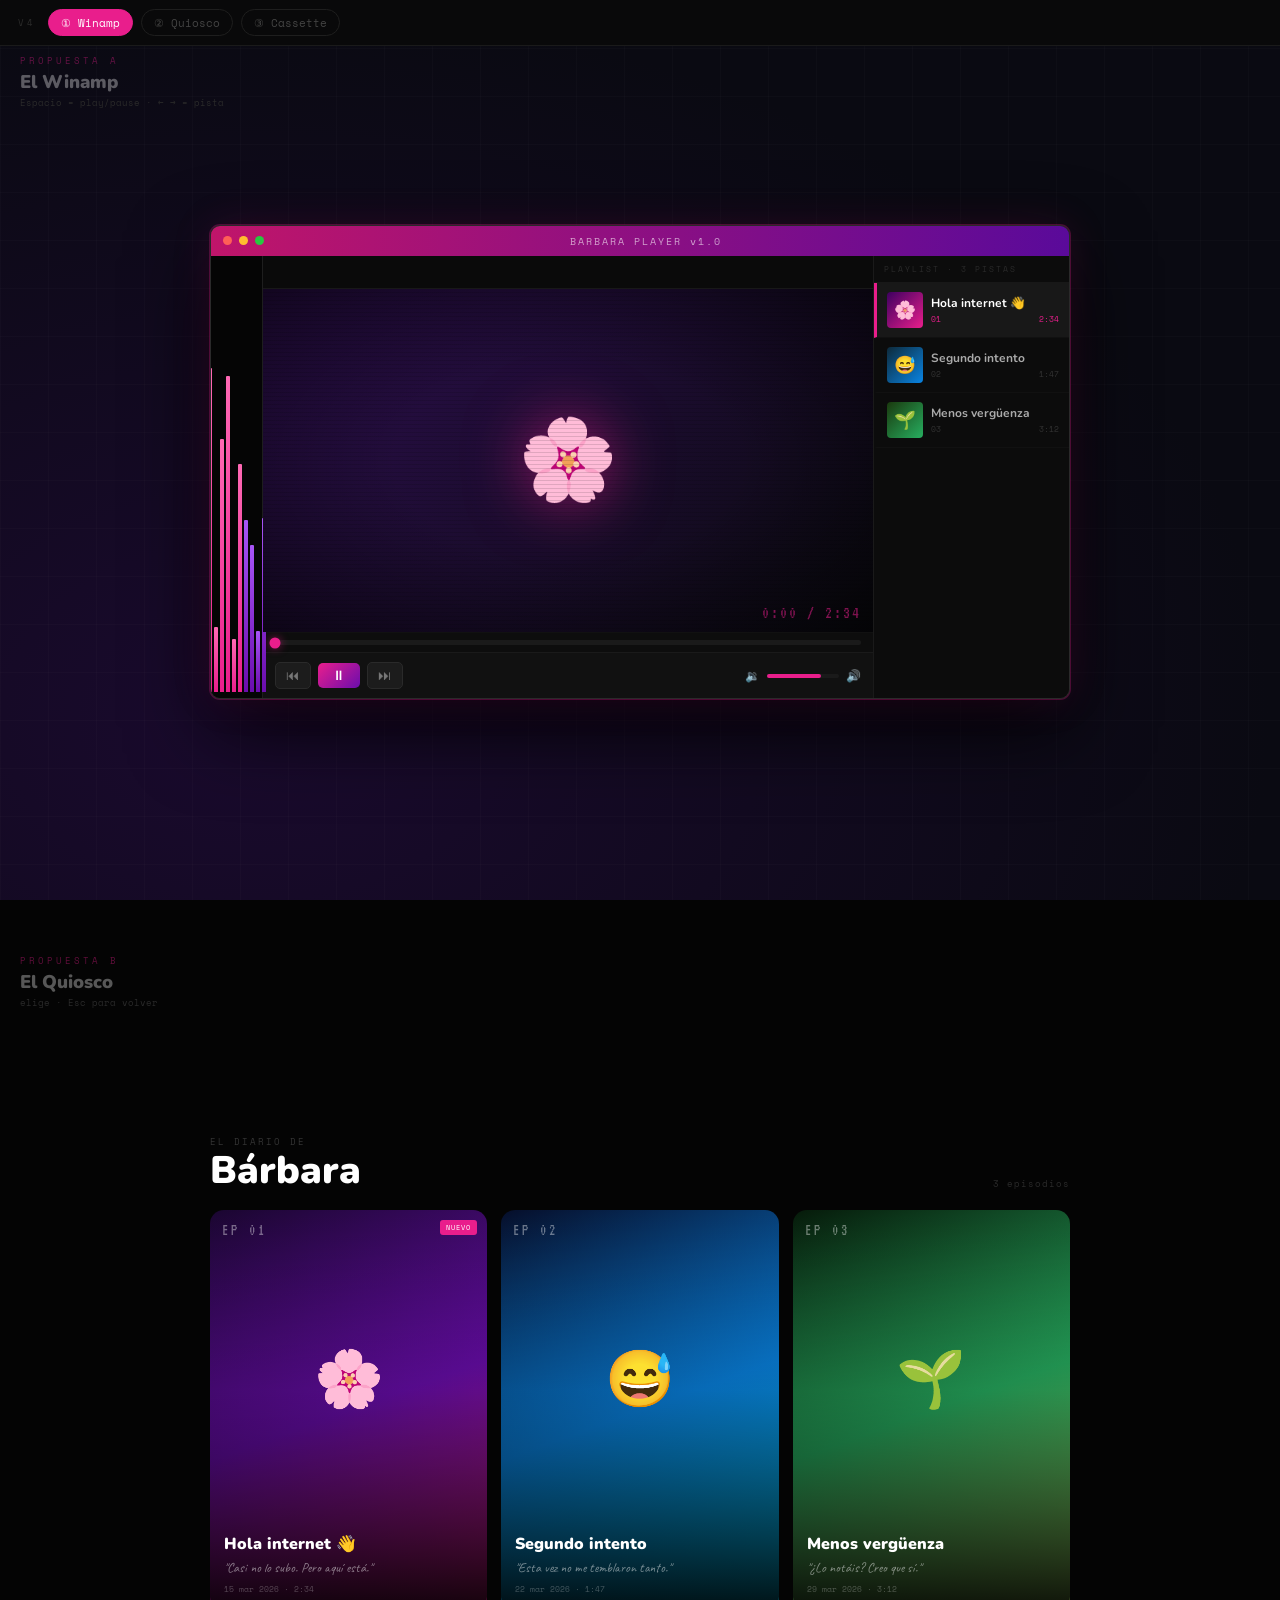
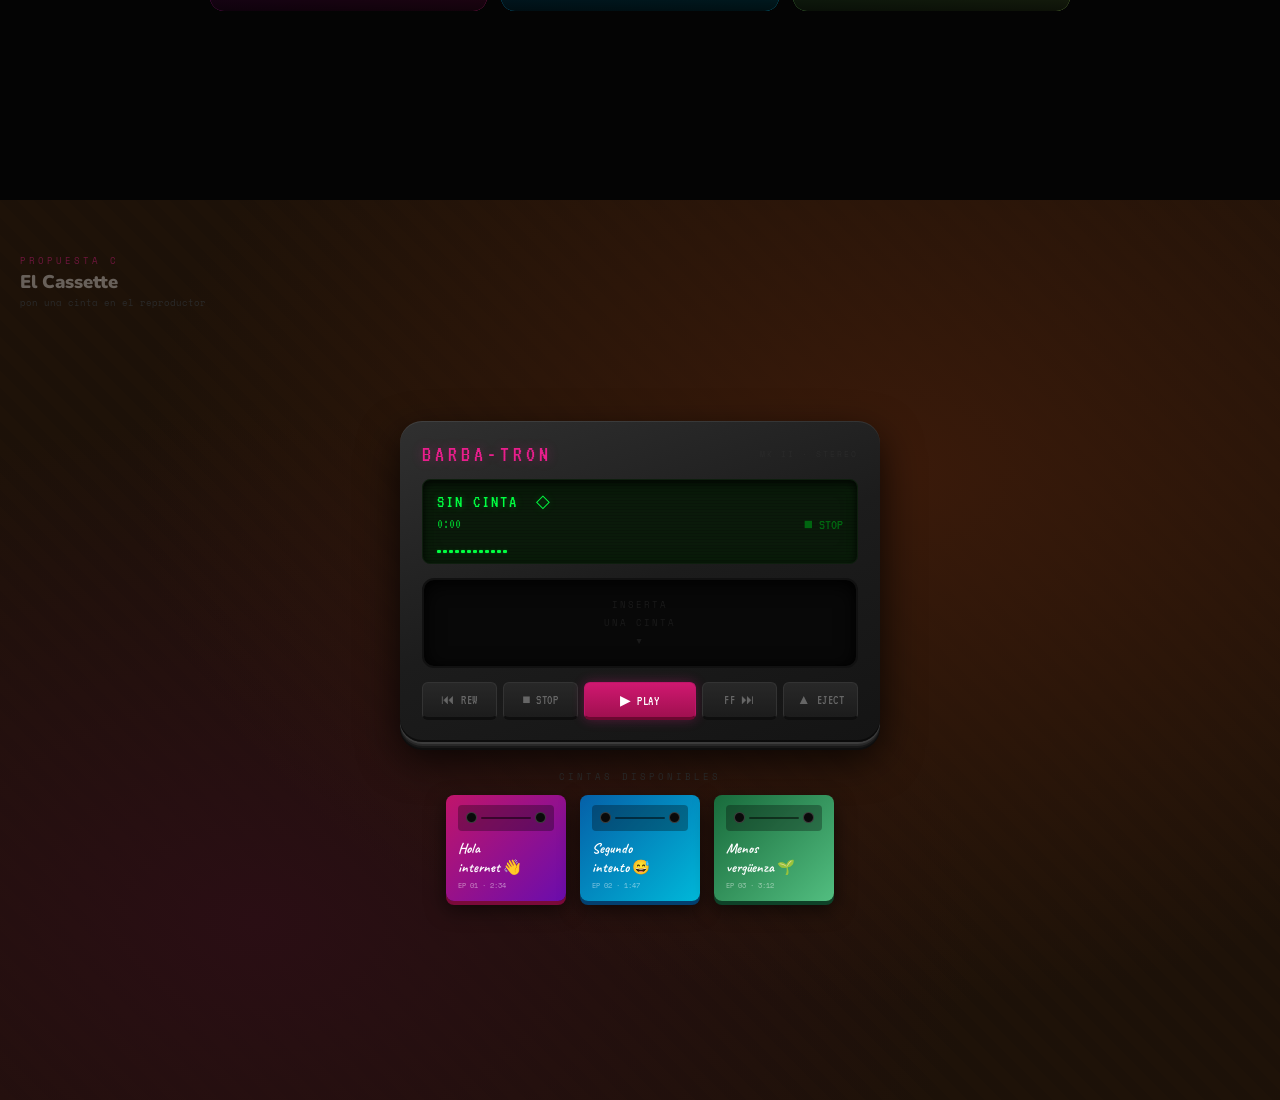
<file: test/propuestas4.html>
<!DOCTYPE html>
<html lang="es">
<head>
  <meta charset="UTF-8">
  <meta name="viewport" content="width=device-width, initial-scale=1.0">
  <title>Propuestas v4 — Reproductor + Iconos</title>
  <link href="https://fonts.googleapis.com/css2?family=VT323&family=Caveat:wght@400;700&family=Space+Mono:wght@400;700&family=Nunito:wght@400;600;700;900&display=swap" rel="stylesheet">
  <style>
    *, *::before, *::after { margin: 0; padding: 0; box-sizing: border-box; }
    html { scroll-behavior: smooth; }
    body { font-family: 'Nunito', sans-serif; background: #0a0a0a; color: #e0e0e0; overflow-x: hidden; }

    /* ── NAV ── */
    .nav {
      position: fixed; top: 0; left: 0; right: 0; z-index: 9999;
      background: #0a0a0aee; backdrop-filter: blur(12px);
      border-bottom: 1px solid #1a1a1a;
      padding: 9px 18px; display: flex; gap: 8px; align-items: center;
    }
    .nav .label { color: #2a2a2a; font-family: 'Space Mono'; font-size: 0.56rem; letter-spacing: 3px; text-transform: uppercase; margin-right: 4px; }
    .nav a {
      color: #444; text-decoration: none; font-size: 0.7rem; font-family: 'Space Mono';
      padding: 4px 12px; border-radius: 20px; border: 1px solid #1e1e1e;
      transition: all 0.2s;
    }
    .nav a:hover { color: #fff; border-color: #e91e8c55; }
    .nav a.active { background: #e91e8c; border-color: #e91e8c; color: #fff; }

    /* ── SHARED SECTION ── */
    .section { min-height: 100vh; scroll-margin-top: 44px; position: relative; overflow: hidden; }
    .sec-label {
      position: absolute; top: 54px; left: 20px; pointer-events: none; z-index: 40;
      display: flex; flex-direction: column; gap: 2px;
    }
    .sec-label .tag { font-family: 'Space Mono'; font-size: 0.55rem; color: #e91e8c66; letter-spacing: 3px; text-transform: uppercase; }
    .sec-label .name { font-size: 1.15rem; font-weight: 900; color: #ffffff55; }
    .sec-label .hint { font-family: 'Space Mono'; font-size: 0.55rem; color: #2a2a2a; }

    /* ═════════════════════════════════════════════
       PROPUESTA A — EL WINAMP
    ═════════════════════════════════════════════ */
    #pA {
      background: radial-gradient(ellipse at 20% 80%, #1a0a2e 0%, #0a0a12 70%);
      display: flex; align-items: center; justify-content: center;
      padding: 64px 16px 40px;
    }
    #pA::before {
      content: '';
      position: absolute; inset: 0;
      background-image: linear-gradient(#ffffff04 1px, transparent 1px), linear-gradient(90deg, #ffffff04 1px, transparent 1px);
      background-size: 48px 48px;
    }

    .winamp-shell {
      width: min(860px, 96vw);
      background: #181818;
      border-radius: 10px;
      border: 1px solid #2a2a2a;
      box-shadow: 0 0 0 1px #0a0a0a, 0 30px 80px rgba(0,0,0,0.85), inset 0 1px 0 #2e2e2e;
      overflow: hidden;
      position: relative;
      transition: box-shadow 0.5s;
    }
    .winamp-shell.playing {
      box-shadow: 0 0 0 1px #e91e8c44, 0 0 40px #e91e8c22, 0 30px 80px rgba(0,0,0,0.85), inset 0 1px 0 #2e2e2e;
    }

    .winamp-titlebar {
      background: linear-gradient(90deg, #c0156a, #5a0a9a);
      padding: 8px 12px;
      display: flex; justify-content: space-between; align-items: center;
      user-select: none; cursor: move;
    }
    .win-dot { width: 9px; height: 9px; border-radius: 50%; cursor: pointer; }
    .win-dot.r { background: #ff5f57; }
    .win-dot.y { background: #ffbd2e; }
    .win-dot.g { background: #28c840; }

    .winamp-body { display: flex; }

    .winamp-viz {
      width: 52px; flex-shrink: 0;
      background: #050505;
      border-right: 1px solid #1e1e1e;
      display: flex; align-items: flex-end; justify-content: center; gap: 2px;
      padding: 6px 3px; position: relative;
    }
    .vu-bar {
      width: 5px; background: linear-gradient(to top, #e91e8c, #ff69b4);
      border-radius: 1px 1px 0 0; flex-shrink: 0;
      transition: height 0.08s ease-out;
      height: 10%;
    }
    .vu-bar.purple { background: linear-gradient(to top, #6a0dad, #a855f7); }

    .winamp-center { flex: 1; display: flex; flex-direction: column; min-width: 0; }

    .winamp-marquee {
      background: #0a0a0a; padding: 5px 0;
      border-bottom: 1px solid #181818; overflow: hidden; white-space: nowrap;
    }
    .winamp-marquee-inner {
      display: inline-block;
      font-family: 'VT323'; font-size: 0.9rem; color: #e91e8c; letter-spacing: 2px;
      animation: marquee-run 12s linear infinite;
      padding-left: 100%;
    }
    @keyframes marquee-run { from { transform: translateX(0); } to { transform: translateX(-50%); } }

    .winamp-screen {
      aspect-ratio: 16/9; background: #000;
      position: relative; overflow: hidden; cursor: pointer;
    }
    .winamp-screen-bg { position: absolute; inset: 0; transition: background 0.7s; }
    .winamp-screen-art {
      position: absolute; inset: 0; display: flex; align-items: center; justify-content: center;
      z-index: 2;
    }
    .winamp-screen-art .art-emoji {
      font-size: 5rem; filter: drop-shadow(0 0 30px rgba(233,30,140,0.6));
      transition: all 0.5s;
    }
    .winamp-screen-scanlines {
      position: absolute; inset: 0; z-index: 3; pointer-events: none;
      background: repeating-linear-gradient(to bottom, transparent, transparent 3px, rgba(0,0,0,0.12) 3px, rgba(0,0,0,0.12) 4px);
    }
    .winamp-screen-overlay {
      position: absolute; inset: 0; z-index: 4; pointer-events: none;
      background: radial-gradient(ellipse at center, transparent 40%, rgba(0,0,0,0.6) 100%);
    }
    .winamp-time {
      position: absolute; bottom: 10px; right: 12px; z-index: 5;
      font-family: 'VT323'; font-size: 1.1rem; color: #e91e8c88; letter-spacing: 2px;
    }
    .winamp-screen-play {
      position: absolute; inset: 0; z-index: 5; display: flex; align-items: center; justify-content: center;
      font-size: 2.5rem; color: #e91e8c; opacity: 0; transition: opacity 0.3s;
      text-shadow: 0 0 40px #e91e8c;
    }
    .winamp-screen.paused .winamp-screen-play { opacity: 0.8; }

    .winamp-seekrow { padding: 7px 12px; background: #0d0d0d; border-top: 1px solid #111; }
    .winamp-seekbar-track {
      height: 5px; background: #1a1a1a; border-radius: 3px; position: relative; cursor: pointer;
    }
    .winamp-seekbar-fill {
      height: 100%; width: 0%; border-radius: 3px;
      background: linear-gradient(90deg, #e91e8c, #9b30e0);
      pointer-events: none; transition: width 0.15s linear;
    }
    .winamp-seekbar-thumb {
      position: absolute; top: 50%; width: 11px; height: 11px; border-radius: 50%;
      background: #e91e8c; transform: translate(-50%, -50%);
      box-shadow: 0 0 8px #e91e8c88; pointer-events: none; transition: left 0.15s linear;
    }

    .winamp-controls {
      padding: 9px 12px; background: #111; border-top: 1px solid #1a1a1a;
      display: flex; justify-content: space-between; align-items: center;
    }
    .wbtn {
      background: #1c1c1c; border: 1px solid #2a2a2a; color: #777;
      border-radius: 5px; padding: 5px 10px; cursor: pointer; font-size: 0.85rem;
      transition: all 0.15s;
    }
    .wbtn:hover { background: #242424; color: #fff; border-color: #333; }
    .wbtn.primary {
      background: linear-gradient(135deg, #e91e8c, #6a0dad); border: none;
      color: #fff; padding: 5px 14px;
    }
    .wbtn.primary:hover { opacity: 0.85; }

    .winamp-vol-track {
      width: 72px; height: 4px; background: #1a1a1a; border-radius: 2px; cursor: pointer; position: relative;
    }
    .winamp-vol-fill { height: 100%; width: 75%; background: #e91e8c; border-radius: 2px; pointer-events: none; }

    .winamp-playlist {
      width: 196px; flex-shrink: 0;
      background: #0c0c0c; border-left: 1px solid #1a1a1a;
      display: flex; flex-direction: column;
    }
    .wpl-header {
      padding: 7px 10px; border-bottom: 1px solid #181818;
      font-family: 'Space Mono'; font-size: 0.52rem; color: #2a2a2a; letter-spacing: 2px; text-transform: uppercase;
    }
    .wpl-track {
      padding: 9px 10px; cursor: pointer; border-bottom: 1px solid #111;
      border-left: 3px solid transparent; display: flex; gap: 8px; align-items: center;
      transition: background 0.15s;
    }
    .wpl-track:hover { background: #141414; }
    .wpl-track.active { background: #181818; border-left-color: #e91e8c; }
    .wpl-thumb {
      width: 36px; height: 36px; border-radius: 4px; flex-shrink: 0;
      display: flex; align-items: center; justify-content: center; font-size: 1.1rem;
    }
    .wpl-info { flex: 1; min-width: 0; }
    .wpl-title { font-size: 0.75rem; font-weight: 700; color: #aaa; white-space: nowrap; overflow: hidden; text-overflow: ellipsis; }
    .wpl-track.active .wpl-title { color: #fff; }
    .wpl-meta { font-family: 'Space Mono'; font-size: 0.48rem; color: #333; margin-top: 2px; display: flex; justify-content: space-between; }
    .wpl-track.active .wpl-meta span { color: #e91e8c; }

    /* ═════════════════════════════════════════════
       PROPUESTA B — EL QUIOSCO
    ═════════════════════════════════════════════ */
    #pB { background: #040404; }

    .quiosco-grid {
      position: absolute; inset: 0; z-index: 10;
      display: flex; flex-direction: column; align-items: center; justify-content: center;
      padding: 70px 24px 24px;
      transition: opacity 0.4s, transform 0.4s;
    }
    .quiosco-header {
      width: 100%; max-width: 860px;
      display: flex; justify-content: space-between; align-items: flex-end;
      margin-bottom: 20px;
    }
    .quiosco-title { font-size: 2.4rem; font-weight: 900; color: #fff; line-height: 1; }
    .quiosco-subtitle { font-family: 'Space Mono'; font-size: 0.55rem; color: #333; letter-spacing: 2px; text-transform: uppercase; margin-bottom: 4px; }
    .quiosco-count { font-family: 'Space Mono'; font-size: 0.55rem; color: #2a2a2a; letter-spacing: 1px; }

    .quiosco-cards { display: grid; grid-template-columns: repeat(3, 1fr); gap: 14px; width: 100%; max-width: 860px; }

    .q-card {
      border-radius: 14px; overflow: hidden; cursor: pointer;
      position: relative; aspect-ratio: 9/13;
      transition: transform 0.3s cubic-bezier(0.34,1.56,0.64,1), box-shadow 0.3s;
    }
    .q-card:hover { transform: scale(1.04) translateY(-4px); }
    .q-card:focus { outline: none; }
    .q-card-bg { position: absolute; inset: 0; }
    .q-card-fade { position: absolute; inset: 0; background: linear-gradient(to top, rgba(0,0,0,0.92) 0%, rgba(0,0,0,0.2) 55%, transparent 100%); }
    .q-card-ep {
      position: absolute; top: 12px; left: 12px;
      font-family: 'VT323'; font-size: 1rem; color: #ffffff66; letter-spacing: 3px;
    }
    .q-card-new {
      position: absolute; top: 10px; right: 10px;
      background: #e91e8c; color: #fff; font-family: 'Space Mono'; font-size: 0.45rem;
      padding: 2px 6px; border-radius: 3px; letter-spacing: 1px; text-transform: uppercase;
    }
    .q-card-icon {
      position: absolute; top: 42%; left: 50%; transform: translate(-50%, -50%);
      font-size: 3.5rem; transition: transform 0.3s;
    }
    .q-card:hover .q-card-icon { transform: translate(-50%, -50%) scale(1.15); }
    .q-card-bottom { position: absolute; bottom: 0; left: 0; right: 0; padding: 16px 14px; }
    .q-card-title { font-size: 1rem; font-weight: 900; color: #fff; margin-bottom: 3px; }
    .q-card-note { font-family: 'Caveat'; font-size: 0.85rem; color: #ffffff77; line-height: 1.4; margin-bottom: 6px; }
    .q-card-dur { font-family: 'Space Mono'; font-size: 0.5rem; color: #ffffff44; }

    .quiosco-player {
      position: absolute; inset: 0; z-index: 20;
      display: flex; flex-direction: column;
      opacity: 0; pointer-events: none;
      transition: opacity 0.5s;
    }
    .q-player-bg { position: absolute; inset: 0; transition: background 0.6s; }
    .q-player-scanlines {
      position: absolute; inset: 0; pointer-events: none; z-index: 1;
      background: repeating-linear-gradient(to bottom, transparent, transparent 3px, rgba(0,0,0,0.07) 3px, rgba(0,0,0,0.07) 4px);
    }
    .q-player-vignette {
      position: absolute; inset: 0; pointer-events: none; z-index: 1;
      background: radial-gradient(ellipse at center, transparent 50%, rgba(0,0,0,0.7) 100%);
    }
    .q-player-topbar {
      position: absolute; top: 0; left: 0; right: 0; z-index: 10;
      padding: 16px 20px;
      background: linear-gradient(to bottom, rgba(0,0,0,0.75), transparent);
      display: flex; justify-content: space-between; align-items: center;
    }
    .q-back-btn {
      background: rgba(255,255,255,0.1); border: 1px solid rgba(255,255,255,0.15);
      color: #fff; border-radius: 8px; padding: 7px 16px; cursor: pointer;
      font-family: 'Space Mono'; font-size: 0.62rem; backdrop-filter: blur(8px);
      transition: background 0.2s;
    }
    .q-back-btn:hover { background: rgba(255,255,255,0.18); }
    .q-player-center {
      position: absolute; inset: 0; z-index: 5;
      display: flex; flex-direction: column; align-items: center; justify-content: center; gap: 16px;
    }
    .q-play-circle {
      width: 80px; height: 80px; border-radius: 50%;
      background: rgba(255,255,255,0.12); border: 1px solid rgba(255,255,255,0.2);
      display: flex; align-items: center; justify-content: center;
      font-size: 2rem; cursor: pointer; backdrop-filter: blur(10px);
      transition: background 0.2s, transform 0.2s;
    }
    .q-play-circle:hover { background: rgba(255,255,255,0.2); transform: scale(1.08); }
    .q-player-note {
      background: rgba(0,0,0,0.5); backdrop-filter: blur(12px);
      border: 1px solid rgba(255,255,255,0.08); border-radius: 10px;
      padding: 12px 18px; max-width: 360px; text-align: center;
    }
    .q-player-note-text { font-family: 'Caveat'; font-size: 1rem; color: rgba(255,255,255,0.7); line-height: 1.6; }
    .q-player-bottombar {
      position: absolute; bottom: 0; left: 0; right: 0; z-index: 10;
      padding: 24px 24px 28px;
      background: linear-gradient(to top, rgba(0,0,0,0.85), transparent);
    }
    .q-seekbar-track {
      height: 3px; background: rgba(255,255,255,0.15); border-radius: 2px;
      margin-bottom: 14px; cursor: pointer; position: relative;
    }
    .q-seekbar-fill { height: 100%; width: 0%; background: #fff; border-radius: 2px; }
    .q-seekbar-thumb {
      position: absolute; top: 50%; width: 10px; height: 10px; border-radius: 50%;
      background: #fff; transform: translate(-50%, -50%); box-shadow: 0 0 6px rgba(255,255,255,0.5);
      pointer-events: none;
    }
    .q-controls { display: flex; justify-content: space-between; align-items: center; }
    .q-transport { display: flex; gap: 20px; align-items: center; }
    .q-btn { background: none; border: none; cursor: pointer; transition: color 0.2s, transform 0.2s; }
    .q-btn:hover { transform: scale(1.1); }
    .q-btn.sm { color: rgba(255,255,255,0.5); font-size: 1.1rem; }
    .q-btn.sm:hover { color: #fff; }
    .q-btn.lg { color: #fff; font-size: 1.8rem; }
    .q-ep-strip { display: flex; gap: 8px; align-items: center; }
    .q-ep-dot {
      width: 28px; height: 28px; border-radius: 6px; cursor: pointer;
      transition: transform 0.2s, opacity 0.2s; opacity: 0.4;
      display: flex; align-items: center; justify-content: center; font-size: 0.9rem;
    }
    .q-ep-dot.active { opacity: 1; transform: scale(1.15); }

    /* ═════════════════════════════════════════════
       PROPUESTA C — EL CASSETTE
    ═════════════════════════════════════════════ */
    #pC {
      display: flex; flex-direction: column; align-items: center; justify-content: center;
      padding: 70px 16px 48px;
      background: #1e1208;
      background-image:
        radial-gradient(ellipse at 70% 30%, #3a1a0a 0%, transparent 60%),
        radial-gradient(ellipse at 20% 80%, #2a0e14 0%, transparent 50%),
        repeating-linear-gradient(45deg, transparent, transparent 12px, rgba(0,0,0,0.06) 12px, rgba(0,0,0,0.06) 24px);
    }

    .cassette-wrap { width: 100%; max-width: 560px; display: flex; flex-direction: column; align-items: center; gap: 28px; }

    .cassette-device {
      width: min(480px, 95vw);
      background: linear-gradient(160deg, #303030, #1c1c1c, #141414);
      border-radius: 22px;
      padding: 22px;
      box-shadow:
        inset 0 1px 0 rgba(255,255,255,0.08),
        inset 0 -2px 0 rgba(0,0,0,0.5),
        0 2px 0 #3c3c3c,
        0 4px 0 #282828,
        0 6px 0 #181818,
        0 8px 0 #0e0e0e,
        0 16px 40px rgba(0,0,0,0.8);
      position: relative;
      transition: box-shadow 0.5s;
    }
    .cassette-device.playing {
      box-shadow:
        inset 0 1px 0 rgba(255,255,255,0.08),
        inset 0 -2px 0 rgba(0,0,0,0.5),
        0 2px 0 #3c3c3c,
        0 4px 0 #282828,
        0 6px 0 #181818,
        0 8px 0 #0e0e0e,
        0 16px 40px rgba(0,0,0,0.8),
        0 0 60px rgba(233,30,140,0.15);
    }

    .device-brand {
      display: flex; justify-content: space-between; align-items: center;
      margin-bottom: 14px;
    }
    .device-brand-name {
      font-family: 'VT323'; font-size: 1.4rem; color: #e91e8c;
      letter-spacing: 4px; text-shadow: 0 0 12px #e91e8c55;
    }
    .device-brand-model { font-family: 'Space Mono'; font-size: 0.5rem; color: #2a2a2a; letter-spacing: 2px; }

    .device-lcd {
      background: #0a1a0a; border-radius: 8px; padding: 10px 14px;
      border: 1px solid #0e1e0e; margin-bottom: 14px; position: relative; overflow: hidden;
      box-shadow: inset 0 3px 10px rgba(0,0,0,0.9), inset 0 0 20px rgba(0,100,0,0.1);
    }
    .device-lcd::before {
      content: ''; position: absolute; inset: 0; border-radius: 8px;
      background: repeating-linear-gradient(to bottom, transparent, transparent 2px, rgba(0,0,0,0.15) 2px, rgba(0,0,0,0.15) 3px);
      pointer-events: none; z-index: 2;
    }
    .lcd-track { font-family: 'VT323'; font-size: 1.15rem; color: #00ff41; letter-spacing: 2px; text-shadow: 0 0 8px #00ff4144; position: relative; z-index: 3; }
    .lcd-row2 { display: flex; justify-content: space-between; align-items: center; margin-top: 4px; position: relative; z-index: 3; }
    .lcd-time { font-family: 'VT323'; font-size: 0.95rem; color: #00bb2a; }
    .lcd-status { font-family: 'VT323'; font-size: 0.95rem; color: #006610; }
    .lcd-vu {
      display: flex; gap: 2px; align-items: flex-end; height: 16px; margin-top: 4px; position: relative; z-index: 3;
    }
    .lcd-bar {
      width: 4px; background: #00ff41; border-radius: 1px; height: 30%;
      box-shadow: 0 0 4px #00ff4144;
      transition: height 0.1s ease-out;
    }

    .device-slot {
      background: #080808; border-radius: 12px; border: 2px solid #111;
      box-shadow: inset 0 4px 20px rgba(0,0,0,0.95), inset 0 0 4px rgba(0,0,0,0.5);
      padding: 14px; margin-bottom: 14px; min-height: 90px;
      display: flex; align-items: center; justify-content: center;
      position: relative; overflow: hidden;
    }
    .slot-empty { font-family: 'Space Mono'; font-size: 0.55rem; color: #1a1a1a; letter-spacing: 2px; text-align: center; line-height: 2; }
    .slot-tape {
      width: 100%; display: none;
      animation: tape-insert 0.4s cubic-bezier(0.34,1.3,0.64,1);
    }
    @keyframes tape-insert { from { transform: translateY(-30px) scale(0.95); opacity: 0; } to { transform: translateY(0) scale(1); opacity: 1; } }
    @keyframes tape-eject { from { transform: translateY(0); opacity: 1; } to { transform: translateY(-40px); opacity: 0; } }
    .slot-tape-body {
      border-radius: 6px; padding: 10px 14px; position: relative;
    }
    .slot-tape-label { font-family: 'Caveat'; font-size: 1.1rem; color: #fff; font-weight: 700; }
    .slot-tape-sub { font-family: 'Caveat'; font-size: 0.8rem; color: rgba(255,255,255,0.6); margin-top: 2px; }
    .slot-tape-reels { display: flex; justify-content: space-around; margin-top: 10px; }
    .tape-reel {
      width: 26px; height: 26px; border-radius: 50%;
      background: rgba(0,0,0,0.35); border: 2px solid rgba(255,255,255,0.2);
      display: flex; align-items: center; justify-content: center;
    }
    .tape-reel-hub { width: 8px; height: 8px; border-radius: 50%; background: rgba(255,255,255,0.15); }
    .tape-reel.spinning { animation: reel-spin 1.5s linear infinite; }
    .tape-reel.spinning-r { animation: reel-spin 1.8s linear infinite reverse; }
    @keyframes reel-spin { from { transform: rotate(0deg); } to { transform: rotate(360deg); } }

    .tape-gauge { margin-top: 8px; }
    .tape-gauge-track { height: 3px; background: rgba(255,255,255,0.1); border-radius: 2px; }
    .tape-gauge-fill { height: 100%; width: 0%; border-radius: 2px; transition: width 1s linear; background: rgba(255,255,255,0.5); }

    .device-buttons { display: grid; grid-template-columns: 1fr 1fr 1.5fr 1fr 1fr; gap: 6px; }
    .dev-btn {
      padding: 9px 4px; text-align: center;
      background: linear-gradient(180deg, #282828, #1c1c1c);
      border: 1px solid #333; border-bottom: 3px solid #0e0e0e; border-radius: 6px;
      color: #666; font-family: 'VT323'; font-size: 0.85rem; cursor: pointer;
      transition: color 0.15s, transform 0.1s;
      letter-spacing: 0.5px;
    }
    .dev-btn:hover { color: #ccc; }
    .dev-btn:active { transform: translateY(2px); border-bottom-width: 1px; }
    .dev-btn.play-btn {
      background: linear-gradient(180deg, #d01870, #a01050);
      border-color: #c0156a; border-bottom-color: #6a0830;
      color: #fff; box-shadow: 0 0 12px rgba(233,30,140,0.3);
    }
    .dev-btn.play-btn:hover { box-shadow: 0 0 20px rgba(233,30,140,0.5); }

    /* Cassette icons (the "tapes shelf") */
    .tapes-section { width: 100%; display: flex; flex-direction: column; align-items: center; gap: 12px; }
    .tapes-label { font-family: 'Space Mono'; font-size: 0.55rem; color: #2e2e2e; letter-spacing: 3px; text-transform: uppercase; }
    .tapes-row { display: flex; gap: 14px; justify-content: center; flex-wrap: wrap; }

    .tape-icon {
      cursor: pointer; width: 120px;
      transform-origin: bottom center;
      transition: transform 0.25s cubic-bezier(0.34,1.56,0.64,1), opacity 0.2s;
    }
    .tape-icon:hover { transform: translateY(-6px) rotate(-3deg) scale(1.05); }
    .tape-icon.inserted { opacity: 0.35; pointer-events: none; transform: scale(0.9); }
    .tape-icon-body { border-radius: 8px; padding: 10px 12px; position: relative; }
    .tape-icon-window {
      background: rgba(0,0,0,0.3); border-radius: 4px; height: 26px;
      margin-bottom: 8px; display: flex; align-items: center; justify-content: space-between; padding: 4px 8px;
    }
    .tape-hub { width: 11px; height: 11px; border-radius: 50%; background: #0a0a0a; border: 1.5px solid rgba(255,255,255,0.2); }
    .tape-ribbon { height: 2px; flex: 1; background: rgba(0,0,0,0.5); margin: 0 4px; border-radius: 1px; }
    .tape-icon-label { font-family: 'Caveat'; font-size: 0.9rem; color: #fff; font-weight: 700; line-height: 1.3; }
    .tape-icon-ep { font-family: 'Space Mono'; font-size: 0.45rem; color: rgba(255,255,255,0.5); margin-top: 4px; }

    /* ── ANIMATIONS ── */
    @keyframes blink { 0%,100%{opacity:1} 50%{opacity:0} }
  </style>
</head>
<body>

<nav class="nav">
  <span class="label">v4</span>
  <a href="#pA" class="active">① Winamp</a>
  <a href="#pB">② Quiosco</a>
  <a href="#pC">③ Cassette</a>
</nav>

<!-- ═══════════════════════════════════════════════════
     A — EL WINAMP
═══════════════════════════════════════════════════ -->
<section id="pA" class="section">
  <div class="sec-label">
    <span class="tag">Propuesta A</span>
    <span class="name">El Winamp</span>
    <span class="hint">Espacio = play/pause · ← → = pista</span>
  </div>

  <div class="winamp-shell paused" id="winamp-shell">
    <!-- Titlebar -->
    <div class="winamp-titlebar" id="winamp-titlebar">
      <div style="display:flex;align-items:center;gap:7px;">
        <div class="win-dot r"></div>
        <div class="win-dot y"></div>
        <div class="win-dot g"></div>
      </div>
      <div style="font-family:'Space Mono';font-size:0.6rem;color:rgba(255,255,255,0.6);letter-spacing:2px;">BARBARA PLAYER v1.0</div>
      <div style="width:30px;"></div>
    </div>

    <!-- Body -->
    <div class="winamp-body">

      <!-- VU Visualizer -->
      <div class="winamp-viz" id="winamp-viz">
        <!-- bars added by JS -->
      </div>

      <!-- Center -->
      <div class="winamp-center">

        <!-- Marquee -->
        <div class="winamp-marquee">
          <span class="winamp-marquee-inner" id="winamp-marquee">
            ♫ Hola internet 👋 — Bárbara · 15.03.2026 · 2:34 &nbsp;&nbsp;&nbsp;&nbsp;&nbsp; ♫ Hola internet 👋 — Bárbara · 15.03.2026 · 2:34 &nbsp;&nbsp;&nbsp;&nbsp;&nbsp;
          </span>
        </div>

        <!-- Screen -->
        <div class="winamp-screen paused" id="winamp-screen" onclick="wTogglePlay()">
          <div class="winamp-screen-bg" id="w-bg" style="background:linear-gradient(135deg,#2d0e4f,#0a0a1a);"></div>
          <div class="winamp-screen-art">
            <div class="art-emoji" id="w-art">🌸</div>
          </div>
          <div class="winamp-screen-scanlines"></div>
          <div class="winamp-screen-overlay"></div>
          <div class="winamp-screen-play" id="w-play-icon">▶</div>
          <div class="winamp-time" id="w-time">0:00 / 2:34</div>
        </div>

        <!-- Seekbar -->
        <div class="winamp-seekrow">
          <div class="winamp-seekbar-track" id="w-seek-track" onclick="wSeek(event)">
            <div class="winamp-seekbar-fill" id="w-seek-fill"></div>
            <div class="winamp-seekbar-thumb" id="w-seek-thumb" style="left:0%"></div>
          </div>
        </div>

        <!-- Controls -->
        <div class="winamp-controls">
          <div style="display:flex;gap:7px;align-items:center;">
            <button class="wbtn" onclick="wPrev()">⏮</button>
            <button class="wbtn primary" id="w-playbtn" onclick="wTogglePlay()">▶</button>
            <button class="wbtn" onclick="wNext()">⏭</button>
          </div>
          <div style="display:flex;align-items:center;gap:7px;">
            <span style="font-size:0.75rem;color:#333;">🔉</span>
            <div class="winamp-vol-track" onclick="wVol(event,this)">
              <div class="winamp-vol-fill" id="w-vol"></div>
            </div>
            <span style="font-size:0.75rem;color:#333;">🔊</span>
          </div>
        </div>

      </div><!-- /center -->

      <!-- Playlist -->
      <div class="winamp-playlist">
        <div class="wpl-header">Playlist · 3 pistas</div>

        <div class="wpl-track active" id="wt-0" onclick="wSelect(0)">
          <div class="wpl-thumb" style="background:linear-gradient(135deg,#3d0060,#e91e8c);">🌸</div>
          <div class="wpl-info">
            <div class="wpl-title">Hola internet 👋</div>
            <div class="wpl-meta"><span>01</span><span>2:34</span></div>
          </div>
        </div>

        <div class="wpl-track" id="wt-1" onclick="wSelect(1)">
          <div class="wpl-thumb" style="background:linear-gradient(135deg,#0e2a3a,#0984e3);">😅</div>
          <div class="wpl-info">
            <div class="wpl-title">Segundo intento</div>
            <div class="wpl-meta"><span>02</span><span>1:47</span></div>
          </div>
        </div>

        <div class="wpl-track" id="wt-2" onclick="wSelect(2)">
          <div class="wpl-thumb" style="background:linear-gradient(135deg,#1a3a0e,#27ae60);">🌱</div>
          <div class="wpl-info">
            <div class="wpl-title">Menos vergüenza</div>
            <div class="wpl-meta"><span>03</span><span>3:12</span></div>
          </div>
        </div>

      </div>
    </div><!-- /winamp-body -->
  </div><!-- /winamp-shell -->
</section>

<!-- ═══════════════════════════════════════════════════
     B — EL QUIOSCO
═══════════════════════════════════════════════════ -->
<section id="pB" class="section">
  <div class="sec-label">
    <span class="tag">Propuesta B</span>
    <span class="name">El Quiosco</span>
    <span class="hint">elige · Esc para volver</span>
  </div>

  <!-- Grid -->
  <div class="quiosco-grid" id="q-grid">
    <div class="quiosco-header">
      <div>
        <div class="quiosco-subtitle">el diario de</div>
        <div class="quiosco-title">Bárbara</div>
      </div>
      <div class="quiosco-count">3 episodios</div>
    </div>

    <div class="quiosco-cards">

      <div class="q-card" tabindex="0" onclick="qOpen(0)">
        <div class="q-card-bg" style="background:linear-gradient(160deg,#1a0630,#6a0dad,#e91e8c);"></div>
        <div class="q-card-fade"></div>
        <div class="q-card-ep">EP 01</div>
        <div class="q-card-new">NUEVO</div>
        <div class="q-card-icon">🌸</div>
        <div class="q-card-bottom">
          <div class="q-card-title">Hola internet 👋</div>
          <div class="q-card-note">"Casi no lo subo. Pero aquí está."</div>
          <div class="q-card-dur">15 mar 2026 · 2:34</div>
        </div>
      </div>

      <div class="q-card" tabindex="0" onclick="qOpen(1)">
        <div class="q-card-bg" style="background:linear-gradient(160deg,#060e2a,#0984e3,#00d2ff);"></div>
        <div class="q-card-fade"></div>
        <div class="q-card-ep">EP 02</div>
        <div class="q-card-icon">😅</div>
        <div class="q-card-bottom">
          <div class="q-card-title">Segundo intento</div>
          <div class="q-card-note">"Esta vez no me temblaron tanto."</div>
          <div class="q-card-dur">22 mar 2026 · 1:47</div>
        </div>
      </div>

      <div class="q-card" tabindex="0" onclick="qOpen(2)">
        <div class="q-card-bg" style="background:linear-gradient(160deg,#061a0a,#27ae60,#a8e063);"></div>
        <div class="q-card-fade"></div>
        <div class="q-card-ep">EP 03</div>
        <div class="q-card-icon">🌱</div>
        <div class="q-card-bottom">
          <div class="q-card-title">Menos vergüenza</div>
          <div class="q-card-note">"¿Lo notáis? Creo que sí."</div>
          <div class="q-card-dur">29 mar 2026 · 3:12</div>
        </div>
      </div>

    </div>
  </div><!-- /q-grid -->

  <!-- Player overlay -->
  <div class="quiosco-player" id="q-player">
    <div class="q-player-bg" id="q-player-bg"></div>
    <div class="q-player-scanlines"></div>
    <div class="q-player-vignette"></div>

    <div class="q-player-topbar">
      <button class="q-back-btn" onclick="qClose()">← Episodios</button>
      <div style="font-family:'VT323';font-size:1rem;color:rgba(255,255,255,0.4);letter-spacing:3px;" id="q-ep-badge"></div>
      <div style="width:100px;"></div>
    </div>

    <div class="q-player-center">
      <div class="q-play-circle" id="q-play-circle">▶</div>
      <div>
        <div style="font-family:'Nunito';font-size:1.3rem;font-weight:900;color:#fff;text-align:center;margin-bottom:6px;" id="q-player-title"></div>
      </div>
      <div class="q-player-note">
        <div class="q-player-note-text" id="q-player-note"></div>
      </div>
    </div>

    <div class="q-player-bottombar">
      <div class="q-seekbar-track" id="q-seek-track">
        <div class="q-seekbar-fill" id="q-seek-fill"></div>
        <div class="q-seekbar-thumb" id="q-seek-thumb" style="left:0%"></div>
      </div>
      <div class="q-controls">
        <div class="q-transport">
          <button class="q-btn sm" onclick="qOpen((qCurrent-1+3)%3)">⏮</button>
          <button class="q-btn lg">⏸</button>
          <button class="q-btn sm" onclick="qOpen((qCurrent+1)%3)">⏭</button>
        </div>
        <div style="font-family:'Space Mono';font-size:0.6rem;color:rgba(255,255,255,0.3);" id="q-time-label">0:00 / 2:34</div>
        <div class="q-ep-strip" id="q-ep-strip">
          <!-- dots added by JS -->
        </div>
      </div>
    </div>

  </div><!-- /q-player -->
</section>

<!-- ═══════════════════════════════════════════════════
     C — EL CASSETTE
═══════════════════════════════════════════════════ -->
<section id="pC" class="section">
  <div class="sec-label">
    <span class="tag">Propuesta C</span>
    <span class="name">El Cassette</span>
    <span class="hint">pon una cinta en el reproductor</span>
  </div>

  <div class="cassette-wrap">

    <!-- The Device -->
    <div class="cassette-device" id="cassette-device">

      <div class="device-brand">
        <div class="device-brand-name">BARBA-TRON</div>
        <div class="device-brand-model">MK II · STEREO</div>
      </div>

      <!-- LCD -->
      <div class="device-lcd">
        <div class="lcd-track" id="lcd-track">SIN CINTA &nbsp;◇</div>
        <div class="lcd-row2">
          <div class="lcd-time" id="lcd-time">0:00</div>
          <div class="lcd-status" id="lcd-status">■ STOP</div>
        </div>
        <div class="lcd-vu" id="lcd-vu">
          <!-- bars added by JS -->
        </div>
      </div>

      <!-- Slot -->
      <div class="device-slot" id="device-slot">
        <div class="slot-empty" id="slot-empty">INSERTA<br>UNA CINTA<br>▼</div>
        <div class="slot-tape" id="slot-tape">
          <div class="slot-tape-body" id="slot-tape-body">
            <div class="slot-tape-label" id="slot-tape-label"></div>
            <div class="slot-tape-sub" id="slot-tape-sub"></div>
            <div class="slot-tape-reels">
              <div class="tape-reel" id="reel-l"><div class="tape-reel-hub"></div></div>
              <div class="tape-reel" id="reel-r"><div class="tape-reel-hub"></div></div>
            </div>
            <div class="tape-gauge">
              <div class="tape-gauge-track"><div class="tape-gauge-fill" id="tape-gauge"></div></div>
            </div>
          </div>
        </div>
      </div>

      <!-- Buttons -->
      <div class="device-buttons">
        <button class="dev-btn" onclick="cBtn('rew')">⏮ REW</button>
        <button class="dev-btn" onclick="cBtn('stop')">■ STOP</button>
        <button class="dev-btn play-btn" id="c-play-btn" onclick="cBtn('play')">▶ PLAY</button>
        <button class="dev-btn" onclick="cBtn('ff')">FF ⏭</button>
        <button class="dev-btn" onclick="cBtn('eject')">▲ EJECT</button>
      </div>

    </div><!-- /device -->

    <!-- Tapes -->
    <div class="tapes-section">
      <div class="tapes-label">Cintas disponibles</div>
      <div class="tapes-row">

        <div class="tape-icon" id="ti-0" onclick="cInsert(0)" title="Insertar">
          <div class="tape-icon-body" style="background:linear-gradient(135deg,#c0156a,#6a0dad);box-shadow:0 4px 0 #7a0a3a,0 8px 20px rgba(0,0,0,0.6);">
            <div class="tape-icon-window">
              <div class="tape-hub"></div>
              <div class="tape-ribbon"></div>
              <div class="tape-hub"></div>
            </div>
            <div class="tape-icon-label">Hola<br>internet 👋</div>
            <div class="tape-icon-ep">EP 01 · 2:34</div>
          </div>
        </div>

        <div class="tape-icon" id="ti-1" onclick="cInsert(1)" title="Insertar">
          <div class="tape-icon-body" style="background:linear-gradient(135deg,#0560a8,#00b8d9);box-shadow:0 4px 0 #034070,0 8px 20px rgba(0,0,0,0.6);">
            <div class="tape-icon-window">
              <div class="tape-hub"></div>
              <div class="tape-ribbon"></div>
              <div class="tape-hub"></div>
            </div>
            <div class="tape-icon-label">Segundo<br>intento 😅</div>
            <div class="tape-icon-ep">EP 02 · 1:47</div>
          </div>
        </div>

        <div class="tape-icon" id="ti-2" onclick="cInsert(2)" title="Insertar">
          <div class="tape-icon-body" style="background:linear-gradient(135deg,#186a3b,#52be80);box-shadow:0 4px 0 #0e4228,0 8px 20px rgba(0,0,0,0.6);">
            <div class="tape-icon-window">
              <div class="tape-hub"></div>
              <div class="tape-ribbon"></div>
              <div class="tape-hub"></div>
            </div>
            <div class="tape-icon-label">Menos<br>vergüenza 🌱</div>
            <div class="tape-icon-ep">EP 03 · 3:12</div>
          </div>
        </div>

      </div>
    </div>

  </div>
</section>

<!-- ══════════════════════ JS ══════════════════════ -->
<script>
'use strict';

// ── Nav active ──
const navLinks = document.querySelectorAll('.nav a');
['pA','pB','pC'].forEach(id => {
  new IntersectionObserver(entries => {
    if (entries[0].isIntersecting) {
      navLinks.forEach(l => l.classList.remove('active'));
      const l = document.querySelector(`.nav a[href="#${id}"]`);
      if (l) l.classList.add('active');
    }
  }, { threshold: 0.5 }).observe(document.getElementById(id));
});

// ════════════════════════════════════════════
// A — WINAMP
// ════════════════════════════════════════════
const wTracks = [
  { title:'Hola internet 👋', date:'15 mar', dur:'2:34', durs:154, bg:'linear-gradient(135deg,#2d0e4f,#0a0a0f)', art:'🌸', color:'#e91e8c', marquee:'♫ Hola internet 👋 — Bárbara · 15.03.2026 · 2:34' },
  { title:'Segundo intento 😅', date:'22 mar', dur:'1:47', durs:107, bg:'linear-gradient(135deg,#0e2a3a,#05101a)', art:'😅', color:'#0984e3', marquee:'♫ Segundo intento 😅 — Bárbara · 22.03.2026 · 1:47' },
  { title:'Menos vergüenza 🌱', date:'29 mar', dur:'3:12', durs:192, bg:'linear-gradient(135deg,#1a3a0e,#080f05)', art:'🌱', color:'#27ae60', marquee:'♫ Menos vergüenza — Bárbara · 29.03.2026 · 3:12' },
];
let wCur = 0, wPlaying = false, wProg = 0, wTimer = null;

// Build VU bars
const vizEl = document.getElementById('winamp-viz');
const vuBars = [];
for (let i = 0; i < 10; i++) {
  const b = document.createElement('div');
  b.className = 'vu-bar' + (i >= 6 ? ' purple' : '');
  b.style.cssText = 'width:4px;border-radius:1px 1px 0 0;flex-shrink:0;height:10%;transition:height 0.08s ease-out;';
  b.style.background = i < 6
    ? 'linear-gradient(to top,#e91e8c,#ff69b4)'
    : 'linear-gradient(to top,#6a0dad,#a855f7)';
  vizEl.appendChild(b);
  vuBars.push(b);
}

// VU animation
let vuFrame;
function vuAnimate() {
  if (!wPlaying) { vuBars.forEach(b => b.style.height = '10%'); return; }
  vuBars.forEach((b, i) => {
    const h = 10 + Math.random() * 85;
    b.style.height = h + '%';
  });
  vuFrame = setTimeout(vuAnimate, 100);
}

function wRender() {
  const t = wTracks[wCur];
  document.getElementById('w-bg').style.background = t.bg;
  document.getElementById('w-art').textContent = t.art;
  document.getElementById('w-time').textContent = '0:00 / ' + t.dur;
  // marquee — duplicate for seamless loop
  const m = document.getElementById('winamp-marquee');
  m.textContent = t.marquee + '      ' + t.marquee + '      ';

  document.querySelectorAll('.wpl-track').forEach((el, i) => {
    el.classList.toggle('active', i === wCur);
    // update accent color dynamically
    el.querySelector('.wpl-meta span:first-child').style.color = i === wCur ? wTracks[i].color : '#333';
  });
}

function wTogglePlay() {
  wPlaying = !wPlaying;
  const shell = document.getElementById('winamp-shell');
  const screen = document.getElementById('winamp-screen');
  const btn = document.getElementById('w-playbtn');
  shell.classList.toggle('playing', wPlaying);
  screen.classList.toggle('paused', !wPlaying);
  btn.textContent = wPlaying ? '⏸' : '▶';
  clearTimeout(vuFrame);
  vuAnimate();

  clearInterval(wTimer);
  if (wPlaying) {
    const t = wTracks[wCur];
    wTimer = setInterval(() => {
      wProg += 100 / t.durs;
      if (wProg >= 100) { wProg = 0; wNext(); return; }
      document.getElementById('w-seek-fill').style.width = wProg + '%';
      document.getElementById('w-seek-thumb').style.left = wProg + '%';
      const e = Math.floor((wProg / 100) * t.durs);
      document.getElementById('w-time').textContent = `${Math.floor(e/60)}:${String(e%60).padStart(2,'0')} / ${t.dur}`;
    }, 1000);
  }
}
function wSeek(e) {
  const r = document.getElementById('w-seek-track').getBoundingClientRect();
  wProg = Math.max(0, Math.min(100, (e.clientX - r.left) / r.width * 100));
  document.getElementById('w-seek-fill').style.width = wProg + '%';
  document.getElementById('w-seek-thumb').style.left = wProg + '%';
}
function wNext() { clearInterval(wTimer); wPlaying = false; wProg = 0; wCur = (wCur+1) % wTracks.length; wRender(); wTogglePlay(); }
function wPrev() {
  clearInterval(wTimer); wPlaying = false; wProg = 0;
  if (wProg < 5) wCur = (wCur - 1 + wTracks.length) % wTracks.length;
  wRender(); wTogglePlay();
}
function wSelect(i) { clearInterval(wTimer); wPlaying = false; wProg = 0; wCur = i; wRender(); wTogglePlay(); }
function wVol(e, bar) {
  const r = bar.getBoundingClientRect();
  document.getElementById('w-vol').style.width = Math.max(0, Math.min(100, (e.clientX - r.left) / r.width * 100)) + '%';
}

wRender();
// Autoplay after short delay
setTimeout(() => wTogglePlay(), 700);

// Drag titlebar
(function() {
  const bar = document.getElementById('winamp-titlebar');
  const shell = document.getElementById('winamp-shell');
  let dragging = false, sx, sy, ox, oy;
  bar.addEventListener('mousedown', e => {
    dragging = true; sx = e.clientX; sy = e.clientY;
    const r = shell.getBoundingClientRect();
    ox = r.left; oy = r.top;
    shell.style.position = 'fixed';
    shell.style.margin = '0';
    shell.style.left = ox + 'px';
    shell.style.top = oy + 'px';
    e.preventDefault();
  });
  document.addEventListener('mousemove', e => {
    if (!dragging) return;
    shell.style.left = (ox + e.clientX - sx) + 'px';
    shell.style.top = (oy + e.clientY - sy) + 'px';
  });
  document.addEventListener('mouseup', () => { dragging = false; });
})();

// ════════════════════════════════════════════
// B — QUIOSCO
// ════════════════════════════════════════════
const qEps = [
  { title:'Hola internet 👋', ep:'EP 01', dur:'2:34', durs:154,
    bg:'linear-gradient(160deg,#1a0630,#4a0890,#c0157a)',
    note:'"Estaba tan nerviosa que casi no lo subo. Pero aquí está."' },
  { title:'Segundo intento 😅', ep:'EP 02', dur:'1:47', durs:107,
    bg:'linear-gradient(160deg,#040e20,#0560a8,#00b8d9)',
    note:'"Menos temblores. Me grabé 8 veces antes de elegir una."' },
  { title:'Menos vergüenza 🌱', ep:'EP 03', dur:'3:12', durs:192,
    bg:'linear-gradient(160deg,#050f08,#186a3b,#52be80)',
    note:'"¿Lo notáis? Creo que algo está cambiando."' },
];
let qCurrent = 0, qSeekTimer = null;

// Build ep dots
const stripEl = document.getElementById('q-ep-strip');
qEps.forEach((ep, i) => {
  const d = document.createElement('div');
  d.className = 'q-ep-dot' + (i === 0 ? ' active' : '');
  d.textContent = ['🌸','😅','🌱'][i];
  d.style.background = ['#3d0060','#034070','#0e4228'][i];
  d.style.borderRadius = '6px';
  d.onclick = () => qOpen(i);
  stripEl.appendChild(d);
});

function qOpen(idx) {
  qCurrent = idx;
  const ep = qEps[idx];
  document.getElementById('q-player-bg').style.background = ep.bg;
  document.getElementById('q-ep-badge').textContent = ep.ep;
  document.getElementById('q-player-title').textContent = ep.title;
  document.getElementById('q-player-note').textContent = ep.note;
  document.getElementById('q-time-label').textContent = '0:00 / ' + ep.dur;

  // ep dots
  document.querySelectorAll('.q-ep-dot').forEach((d, i) => d.classList.toggle('active', i === idx));

  // show player
  document.getElementById('q-grid').style.opacity = '0';
  document.getElementById('q-grid').style.transform = 'scale(0.97)';
  document.getElementById('q-grid').style.pointerEvents = 'none';
  const player = document.getElementById('q-player');
  player.style.opacity = '1';
  player.style.pointerEvents = 'all';

  // animate seekbar
  clearInterval(qSeekTimer);
  let p = 0;
  document.getElementById('q-seek-fill').style.width = '0%';
  document.getElementById('q-seek-thumb').style.left = '0%';
  qSeekTimer = setInterval(() => {
    p += 100 / ep.durs;
    if (p > 100) { clearInterval(qSeekTimer); return; }
    document.getElementById('q-seek-fill').style.width = p + '%';
    document.getElementById('q-seek-thumb').style.left = p + '%';
    const e2 = Math.floor((p / 100) * ep.durs);
    document.getElementById('q-time-label').textContent = `${Math.floor(e2/60)}:${String(e2%60).padStart(2,'0')} / ${ep.dur}`;
  }, 1000);
}

function qClose() {
  clearInterval(qSeekTimer);
  document.getElementById('q-player').style.opacity = '0';
  document.getElementById('q-player').style.pointerEvents = 'none';
  document.getElementById('q-grid').style.opacity = '1';
  document.getElementById('q-grid').style.transform = 'scale(1)';
  document.getElementById('q-grid').style.pointerEvents = 'all';
}

// ════════════════════════════════════════════
// C — CASSETTE
// ════════════════════════════════════════════
const cTapes = [
  { label:'Hola internet 👋', sub:'EP 01 · 15 mar 2026', dur:'2:34', durs:154,
    bg:'linear-gradient(135deg,#c0156a,#6a0dad)', gauge:'rgba(255,180,220,0.6)' },
  { label:'Segundo intento 😅', sub:'EP 02 · 22 mar 2026', dur:'1:47', durs:107,
    bg:'linear-gradient(135deg,#0560a8,#00b8d9)', gauge:'rgba(150,220,255,0.6)' },
  { label:'Menos vergüenza 🌱', sub:'EP 03 · 29 mar 2026', dur:'3:12', durs:192,
    bg:'linear-gradient(135deg,#186a3b,#52be80)', gauge:'rgba(150,255,180,0.6)' },
];
let cCur = null, cPlaying = false, cProg = 0, cTimer = null, cLcdFrame = null;

// Build LCD VU bars
const lcdVu = document.getElementById('lcd-vu');
const lcdBars = [];
for (let i = 0; i < 12; i++) {
  const b = document.createElement('div');
  b.className = 'lcd-bar';
  b.style.cssText = 'width:4px;border-radius:1px;height:20%;transition:height 0.1s ease-out;flex-shrink:0;';
  b.style.background = '#00ff41';
  b.style.boxShadow = '0 0 3px #00ff4144';
  lcdVu.appendChild(b);
  lcdBars.push(b);
}

function lcdVuAnimate() {
  if (!cPlaying) { lcdBars.forEach(b => b.style.height = '20%'); return; }
  lcdBars.forEach(b => { b.style.height = (15 + Math.random() * 80) + '%'; });
  cLcdFrame = setTimeout(lcdVuAnimate, 120);
}

function cInsert(idx) {
  if (cCur === idx) return;
  if (cCur !== null) {
    cBtn('stop');
    // Eject current visually
    const st = document.getElementById('slot-tape');
    st.style.animation = 'tape-eject 0.3s ease forwards';
    setTimeout(() => {
      st.style.display = 'none';
      st.style.animation = '';
      document.getElementById('slot-empty').style.display = 'block';
      document.getElementById(`ti-${cCur}`).classList.remove('inserted');
      cCur = null;
      doInsert(idx);
    }, 300);
  } else {
    doInsert(idx);
  }
}

function doInsert(idx) {
  cCur = idx;
  const tape = cTapes[idx];
  document.getElementById('slot-empty').style.display = 'none';
  const stBody = document.getElementById('slot-tape-body');
  stBody.style.background = tape.bg;
  document.getElementById('slot-tape-label').textContent = tape.label;
  document.getElementById('slot-tape-sub').textContent = tape.sub;
  document.getElementById('tape-gauge').style.background = tape.gauge;
  document.getElementById('tape-gauge').style.width = '0%';
  const st = document.getElementById('slot-tape');
  st.style.display = 'block';
  st.style.animation = 'tape-insert 0.4s cubic-bezier(0.34,1.3,0.64,1)';
  document.getElementById('lcd-track').textContent = tape.label;
  document.getElementById('lcd-time').textContent = '0:00';
  document.getElementById('lcd-status').textContent = '■ STOP';
  document.getElementById(`ti-${idx}`).classList.add('inserted');
  cProg = 0;
}

function cBtn(action) {
  if (action === 'play') {
    if (cCur === null) {
      document.getElementById('lcd-track').textContent = 'PON UNA CINTA';
      setTimeout(() => document.getElementById('lcd-track').textContent = 'SIN CINTA ◇', 1500);
      return;
    }
    if (!cPlaying) {
      cPlaying = true;
      document.getElementById('lcd-status').textContent = '▶ PLAY';
      document.getElementById('c-play-btn').textContent = '⏸ PAUSE';
      document.getElementById('cassette-device').classList.add('playing');
      document.getElementById('reel-l').classList.add('spinning');
      document.getElementById('reel-r').classList.add('spinning-r');
      clearTimeout(cLcdFrame); lcdVuAnimate();
      const tape = cTapes[cCur];
      clearInterval(cTimer);
      cTimer = setInterval(() => {
        cProg += 100 / tape.durs;
        if (cProg >= 100) { cBtn('stop'); return; }
        const e = Math.floor((cProg / 100) * tape.durs);
        document.getElementById('lcd-time').textContent = `${Math.floor(e/60)}:${String(e%60).padStart(2,'0')}`;
        document.getElementById('tape-gauge').style.width = cProg + '%';
      }, 1000);
    } else {
      cPlaying = false;
      clearInterval(cTimer); clearTimeout(cLcdFrame);
      document.getElementById('lcd-status').textContent = '⏸ PAUSE';
      document.getElementById('c-play-btn').textContent = '▶ PLAY';
      document.getElementById('cassette-device').classList.remove('playing');
      document.getElementById('reel-l').classList.remove('spinning');
      document.getElementById('reel-r').classList.remove('spinning-r');
      lcdVuAnimate();
    }
  } else if (action === 'stop') {
    if (cCur === null) return;
    cPlaying = false; cProg = 0;
    clearInterval(cTimer); clearTimeout(cLcdFrame);
    document.getElementById('lcd-status').textContent = '■ STOP';
    document.getElementById('lcd-time').textContent = '0:00';
    document.getElementById('c-play-btn').textContent = '▶ PLAY';
    document.getElementById('cassette-device').classList.remove('playing');
    document.getElementById('reel-l').classList.remove('spinning');
    document.getElementById('reel-r').classList.remove('spinning-r');
    document.getElementById('tape-gauge').style.width = '0%';
    lcdVuAnimate();
  } else if (action === 'rew') {
    if (cCur === null) return;
    document.getElementById('lcd-status').textContent = '⏮ REW';
    cProg = 0; document.getElementById('lcd-time').textContent = '0:00';
    document.getElementById('tape-gauge').style.width = '0%';
    setTimeout(() => { if (!cPlaying) document.getElementById('lcd-status').textContent = '■ STOP'; }, 700);
  } else if (action === 'ff') {
    if (cCur === null) return;
    document.getElementById('lcd-status').textContent = '⏭ FF';
    const tape = cTapes[cCur];
    cProg = 95; document.getElementById('lcd-time').textContent = tape.dur.replace(':', ':') ;
    document.getElementById('tape-gauge').style.width = '95%';
    setTimeout(() => { if (!cPlaying) document.getElementById('lcd-status').textContent = '■ STOP'; }, 700);
  } else if (action === 'eject') {
    if (cCur === null) return;
    cBtn('stop');
    const st = document.getElementById('slot-tape');
    st.style.animation = 'tape-eject 0.35s ease forwards';
    setTimeout(() => {
      st.style.display = 'none';
      st.style.animation = '';
      document.getElementById('slot-empty').style.display = 'block';
      document.getElementById('lcd-track').textContent = 'SIN CINTA ◇';
      document.getElementById('lcd-time').textContent = '0:00';
      document.getElementById('lcd-status').textContent = '■ STOP';
      if (cCur !== null) document.getElementById(`ti-${cCur}`).classList.remove('inserted');
      cCur = null;
    }, 350);
  }
}

// Keyboard support
document.addEventListener('keydown', e => {
  const aRect = document.getElementById('pA').getBoundingClientRect();
  const bRect = document.getElementById('pB').getBoundingClientRect();
  if (aRect.top < window.innerHeight * 0.6 && aRect.bottom > 0) {
    if (e.key === ' ') { e.preventDefault(); wTogglePlay(); }
    if (e.key === 'ArrowRight') { e.preventDefault(); wNext(); }
    if (e.key === 'ArrowLeft') { e.preventDefault(); wPrev(); }
  }
  if (e.key === 'Escape') qClose();
});
</script>
</body>
</html>
</file>
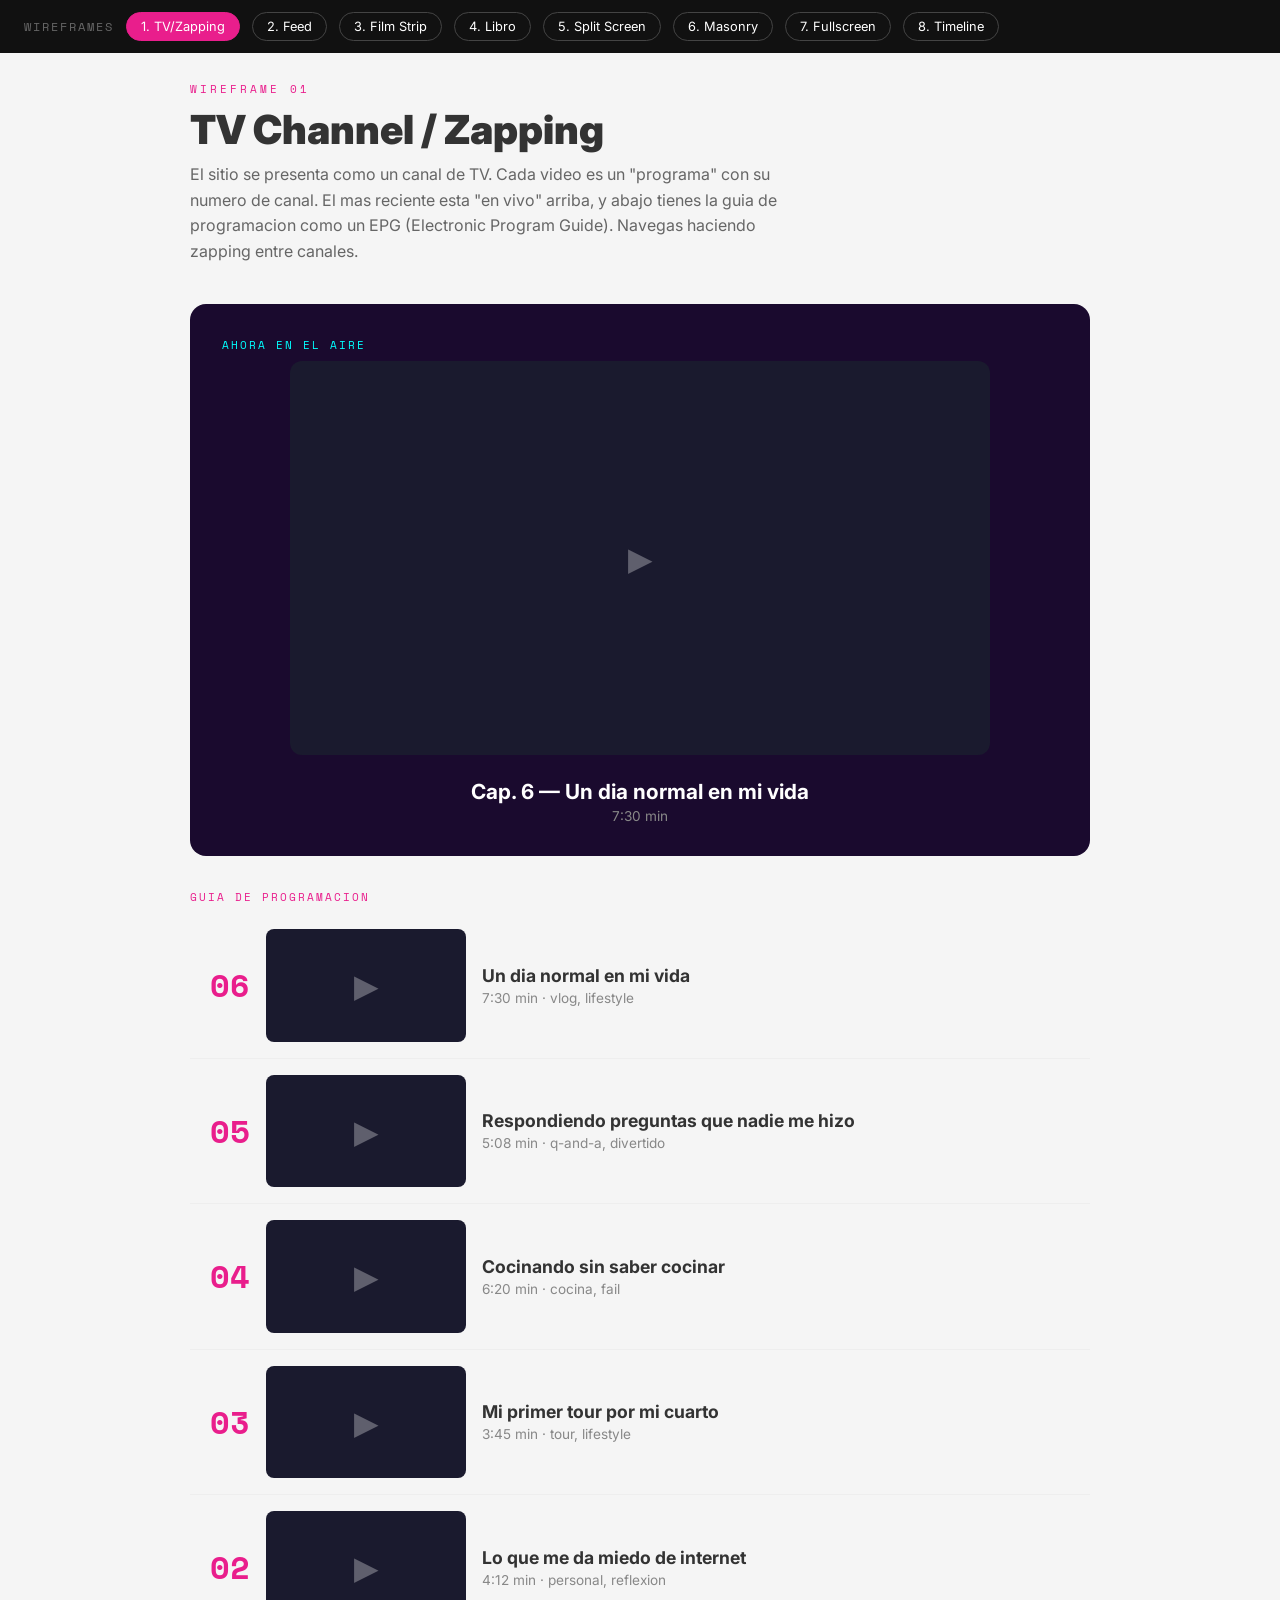
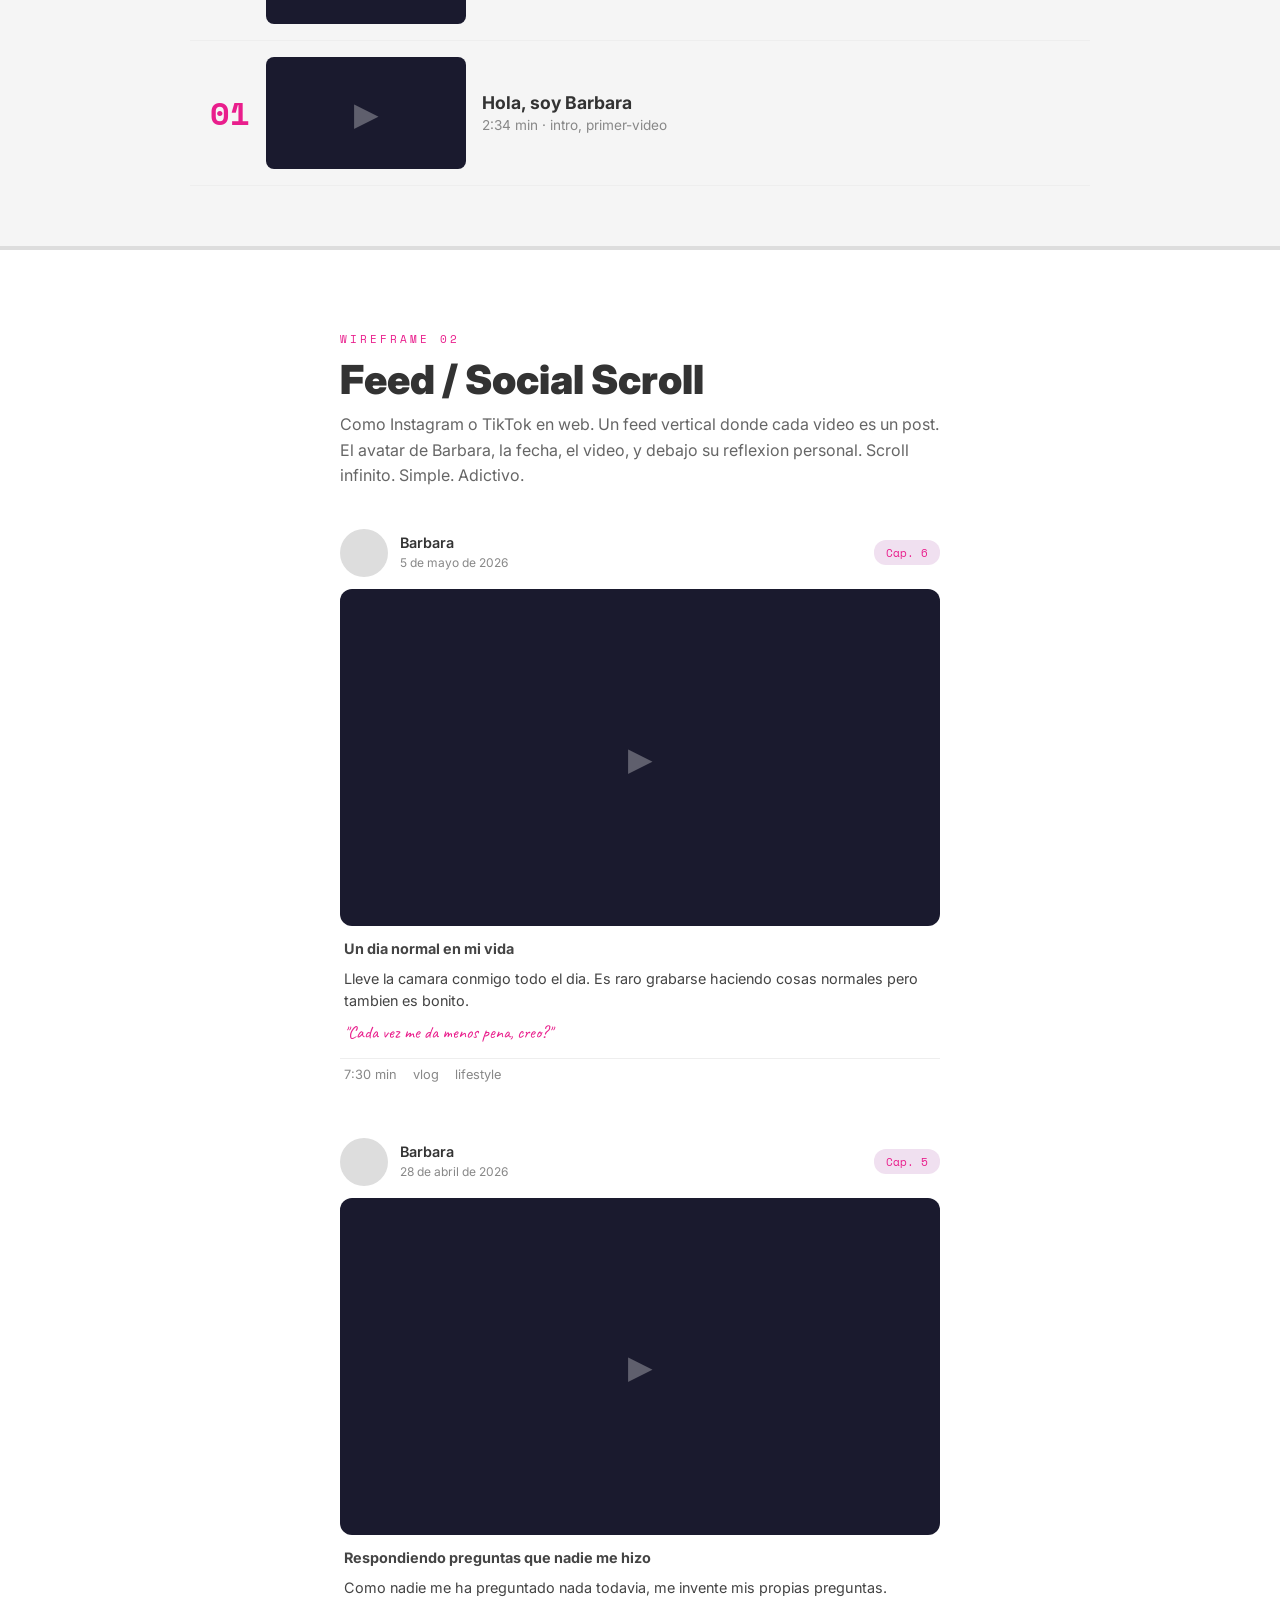
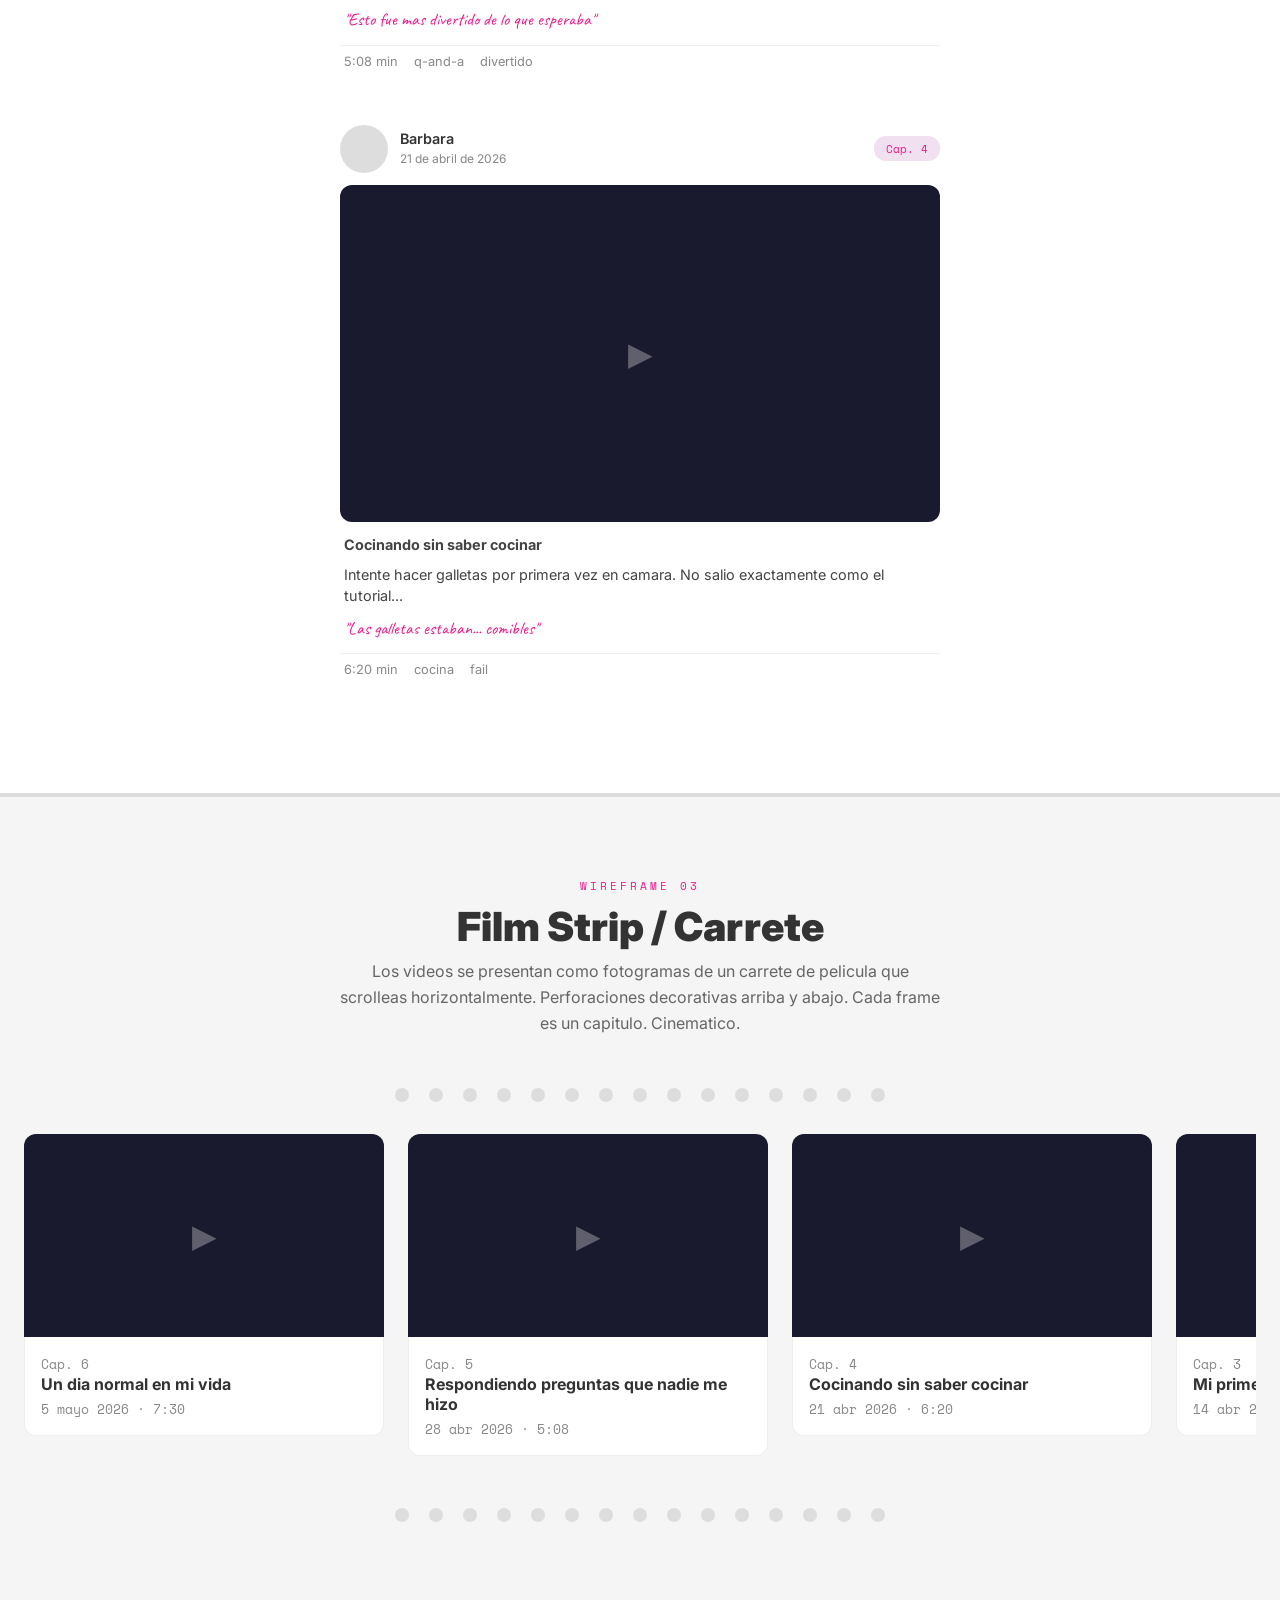
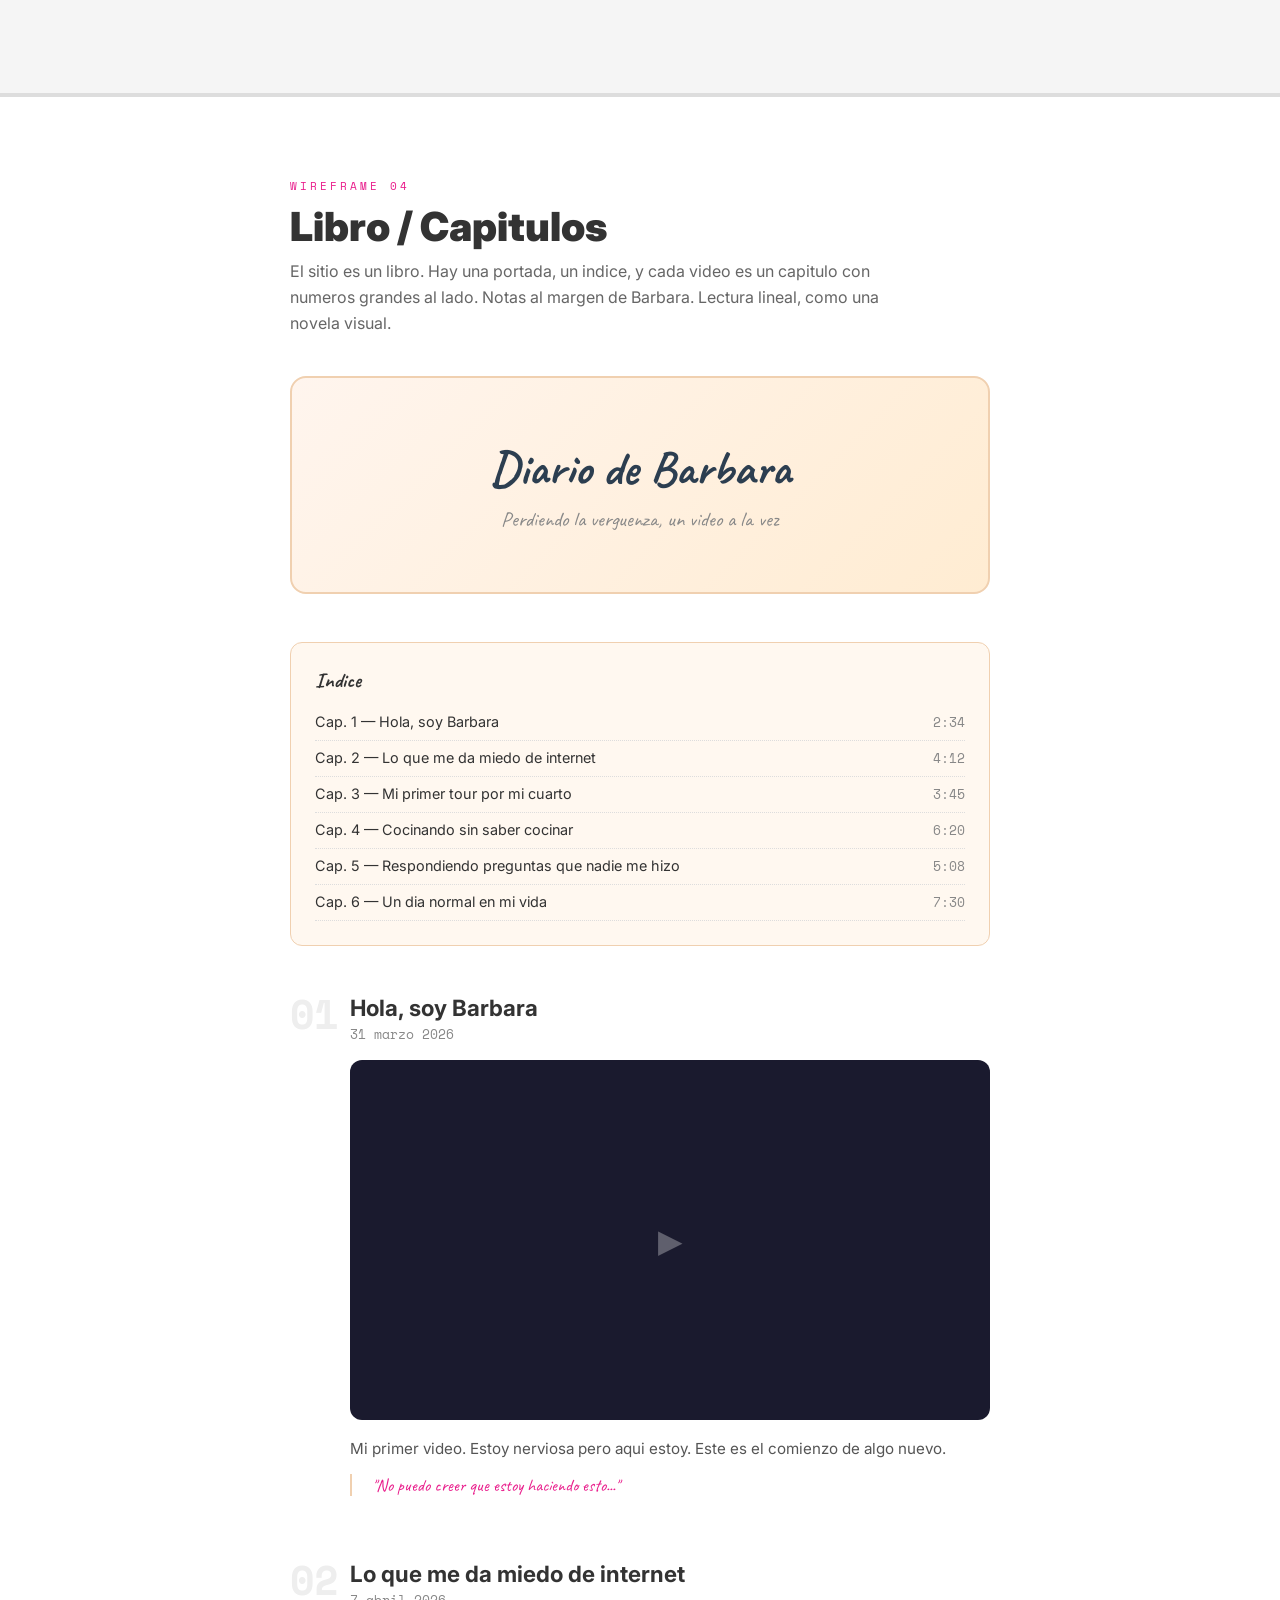
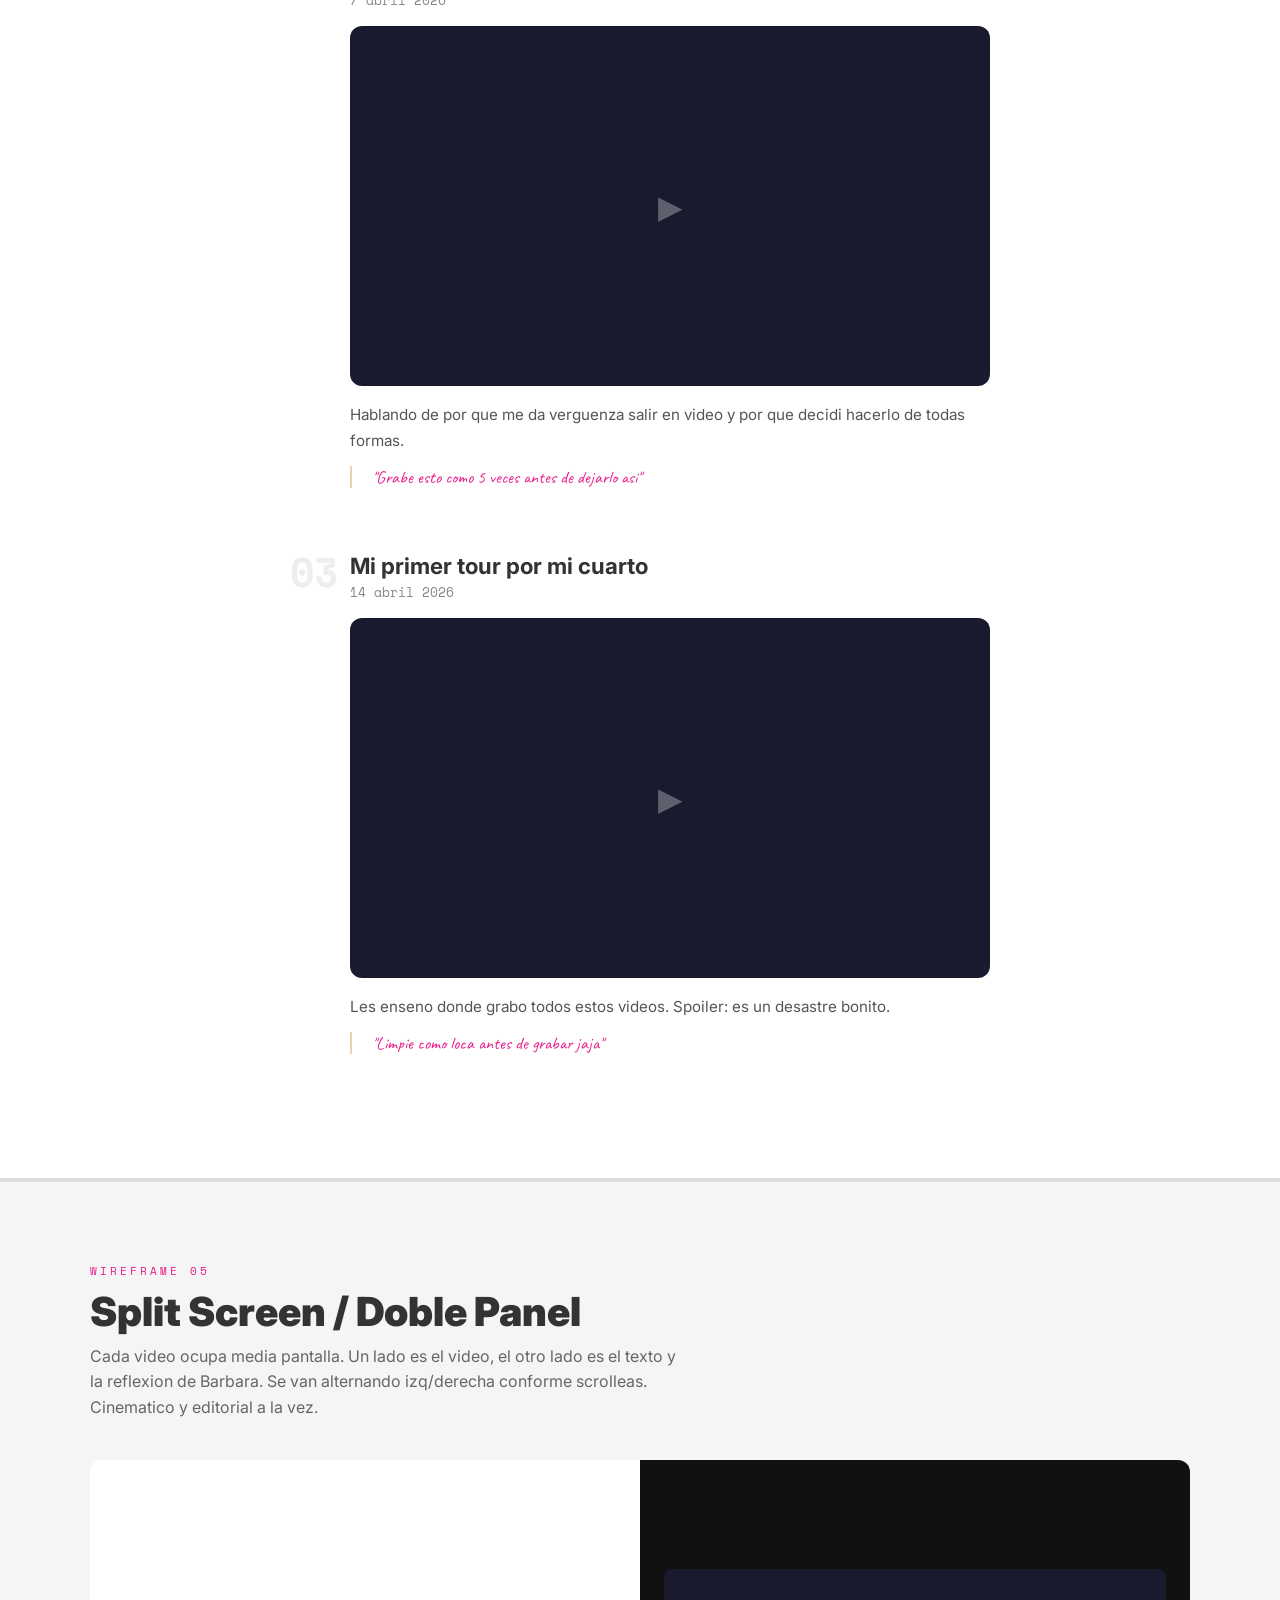
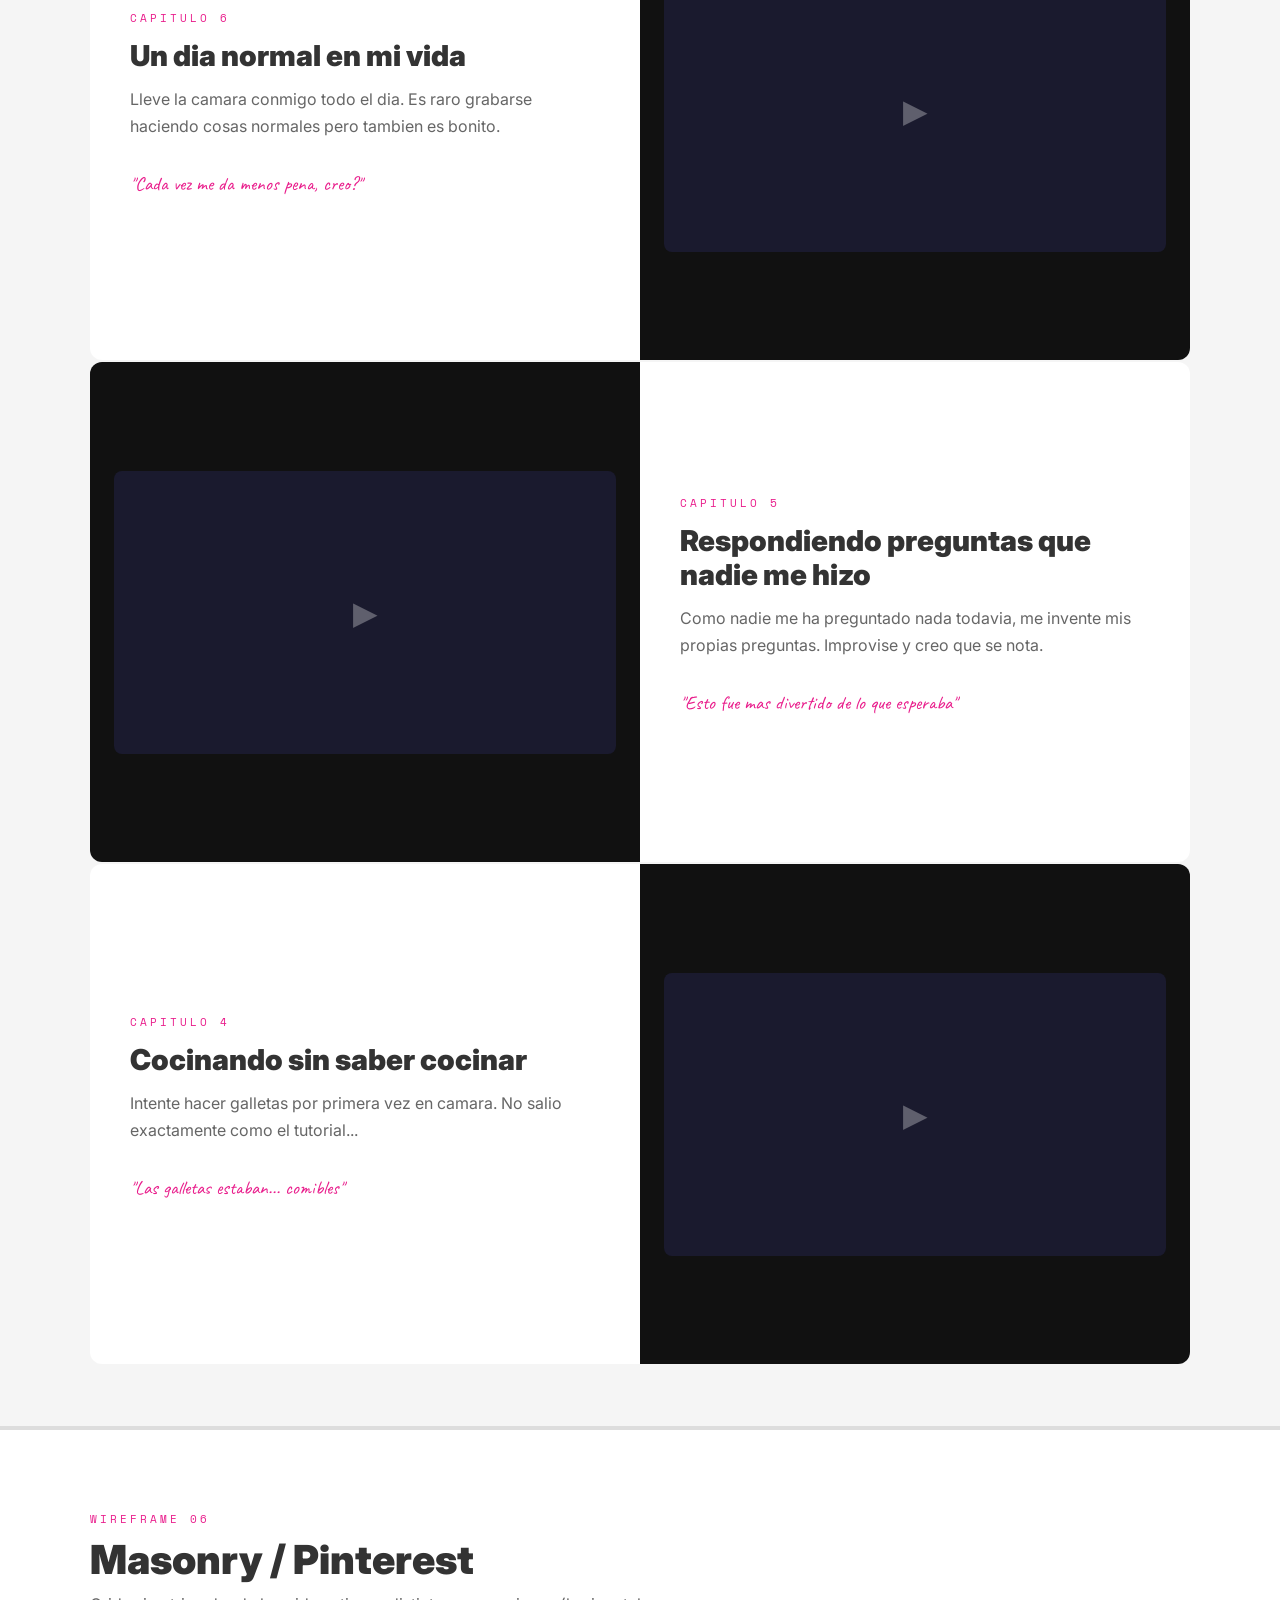
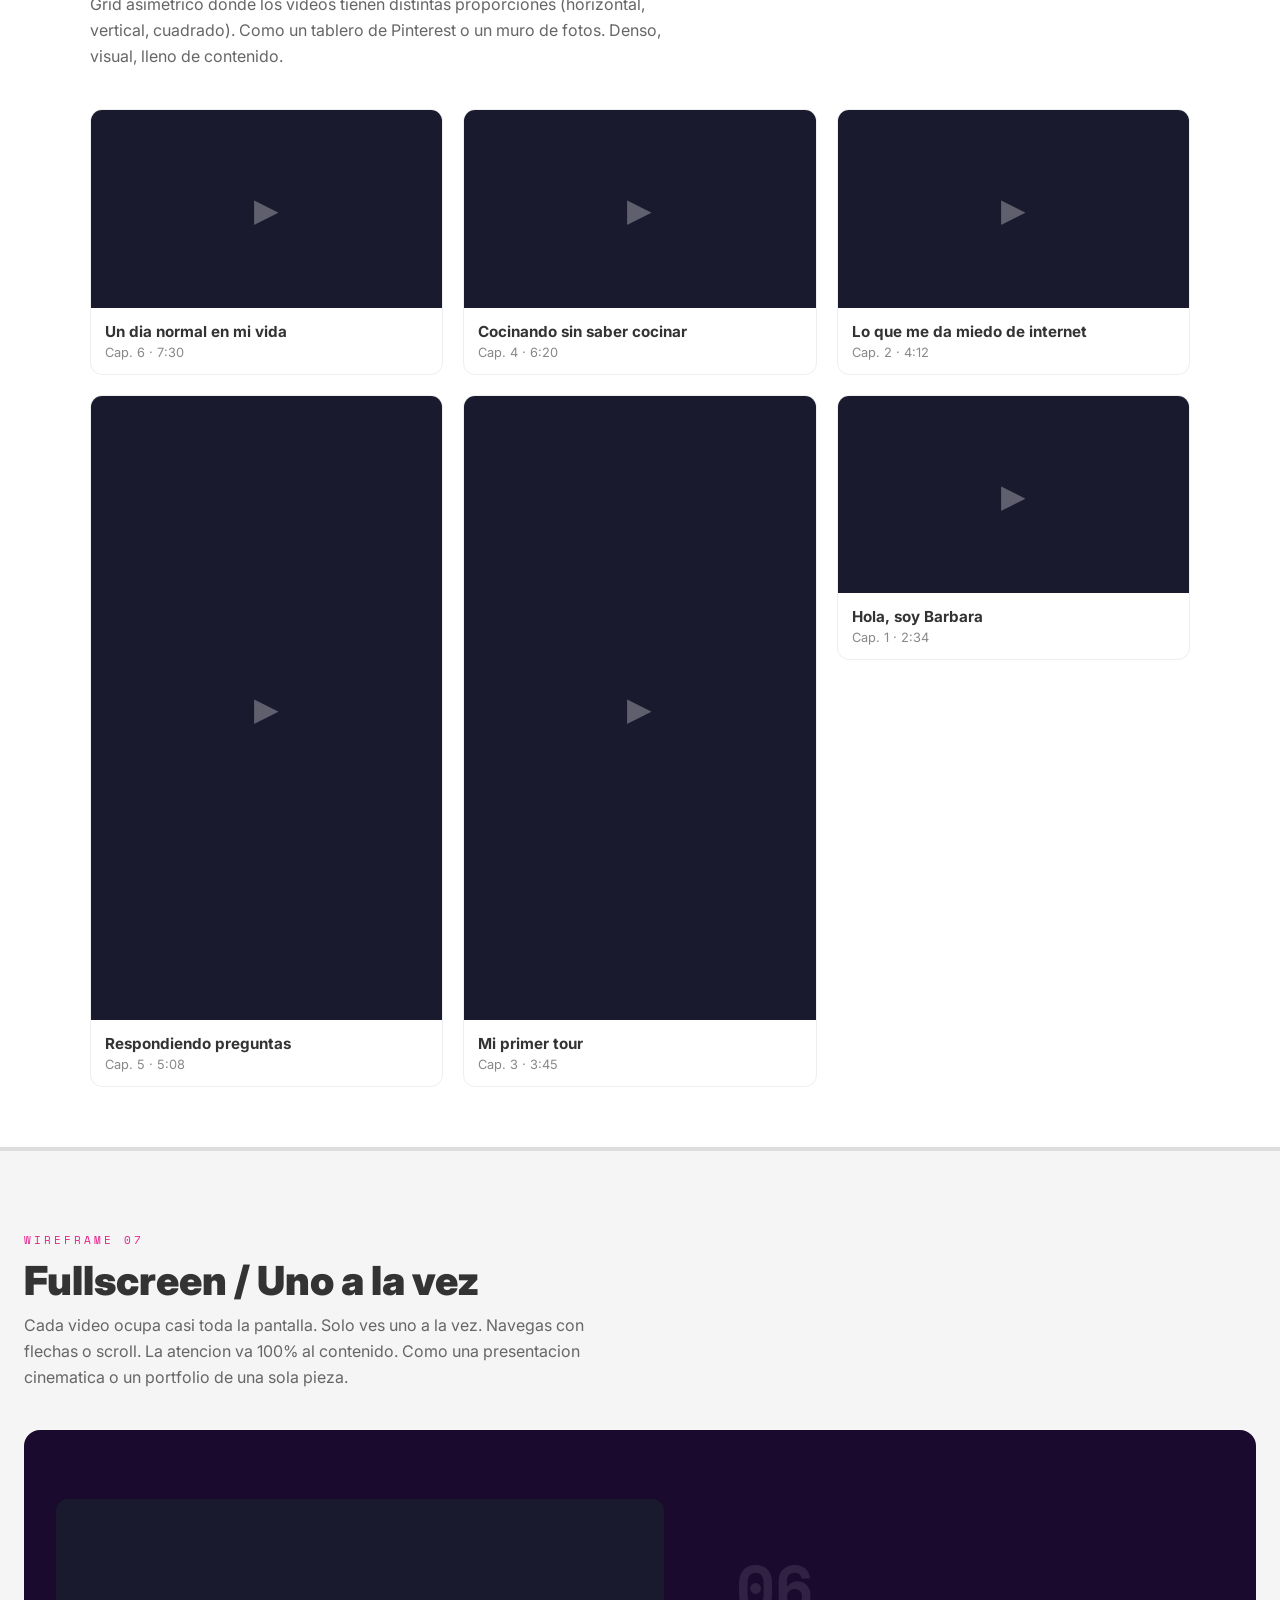
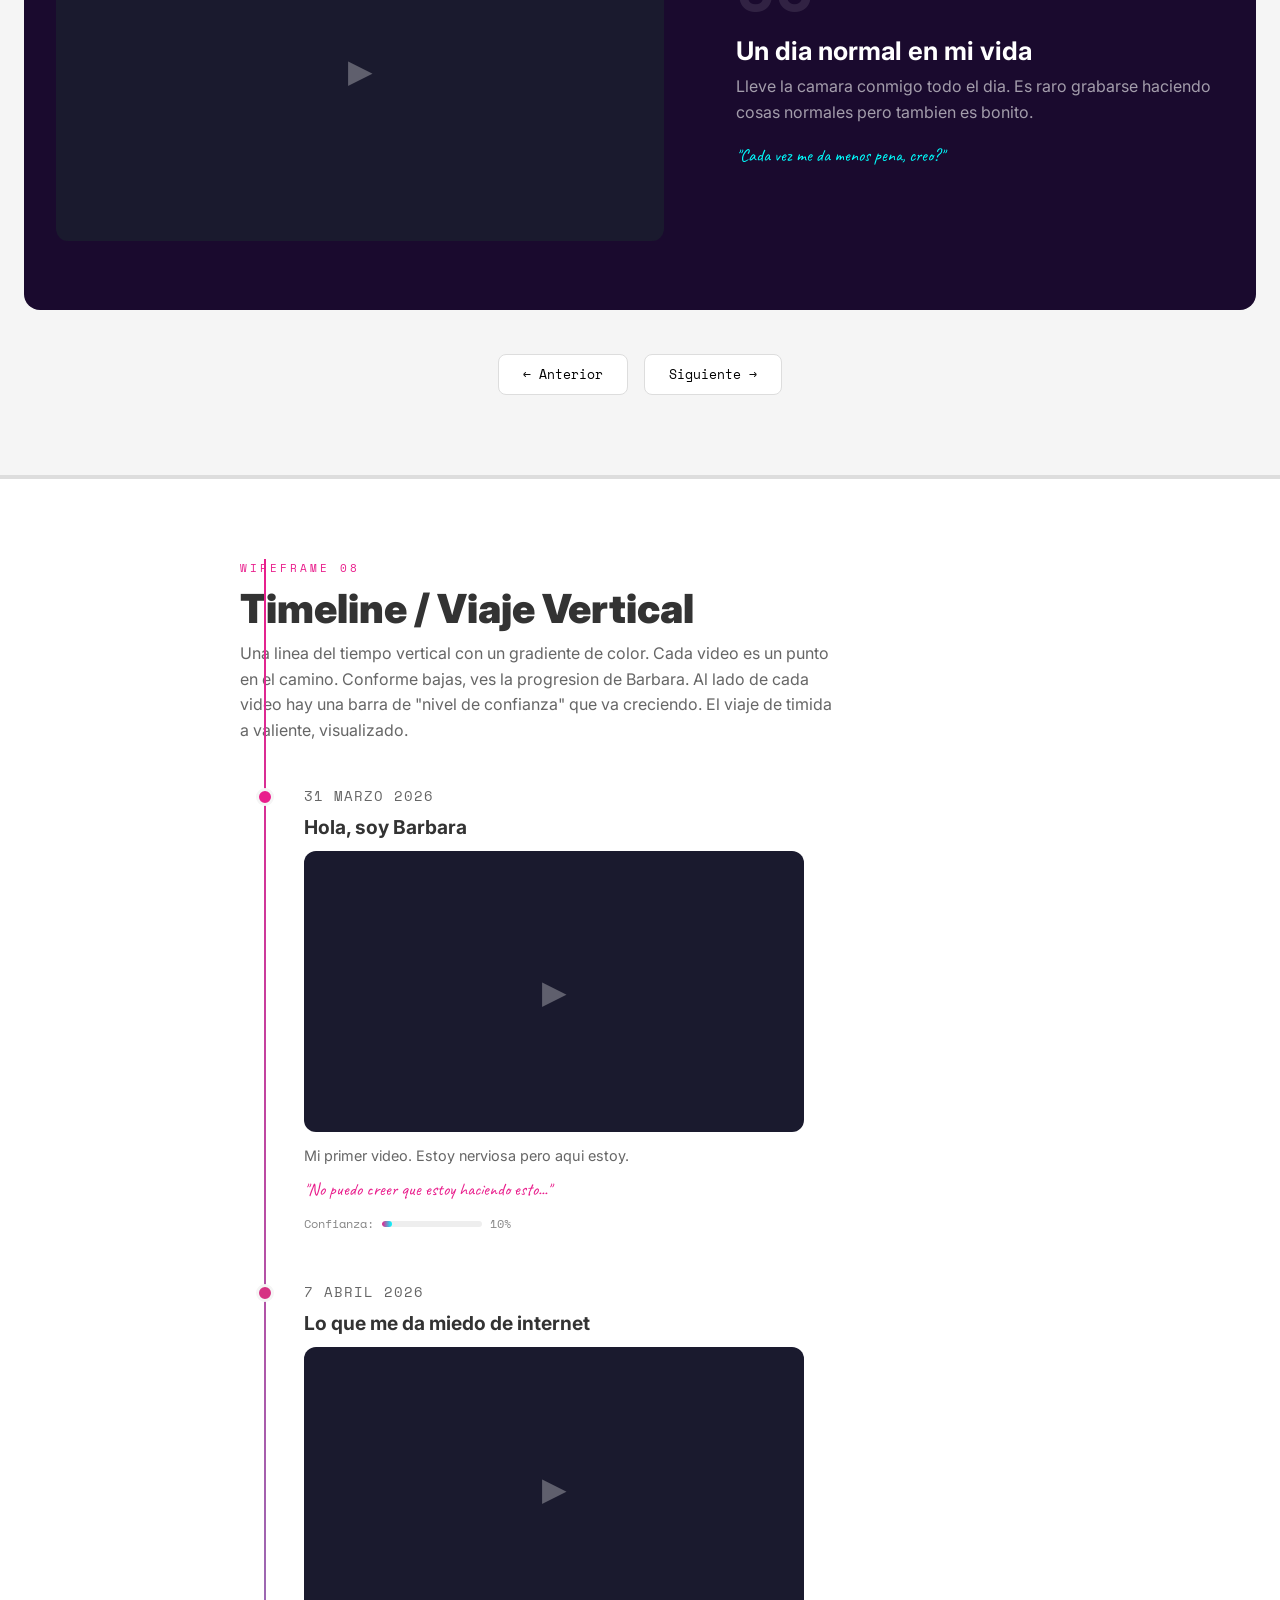
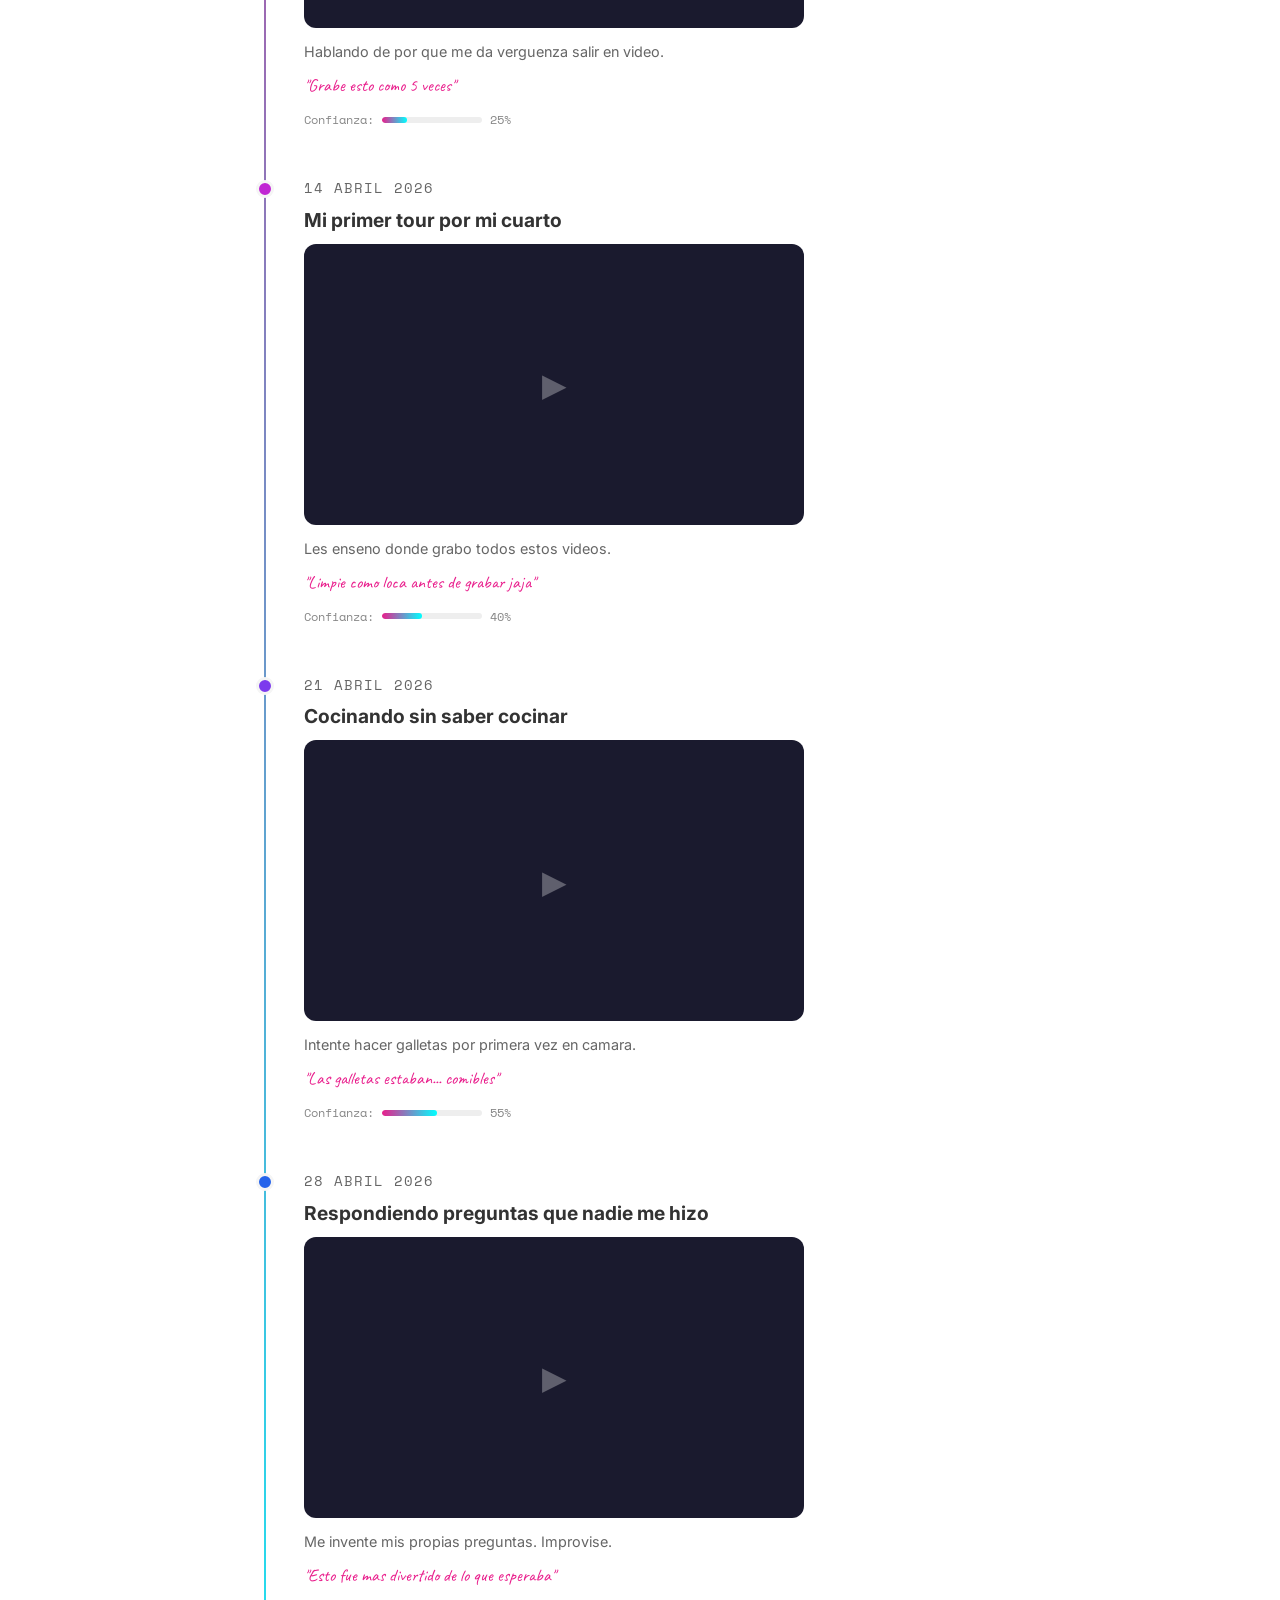
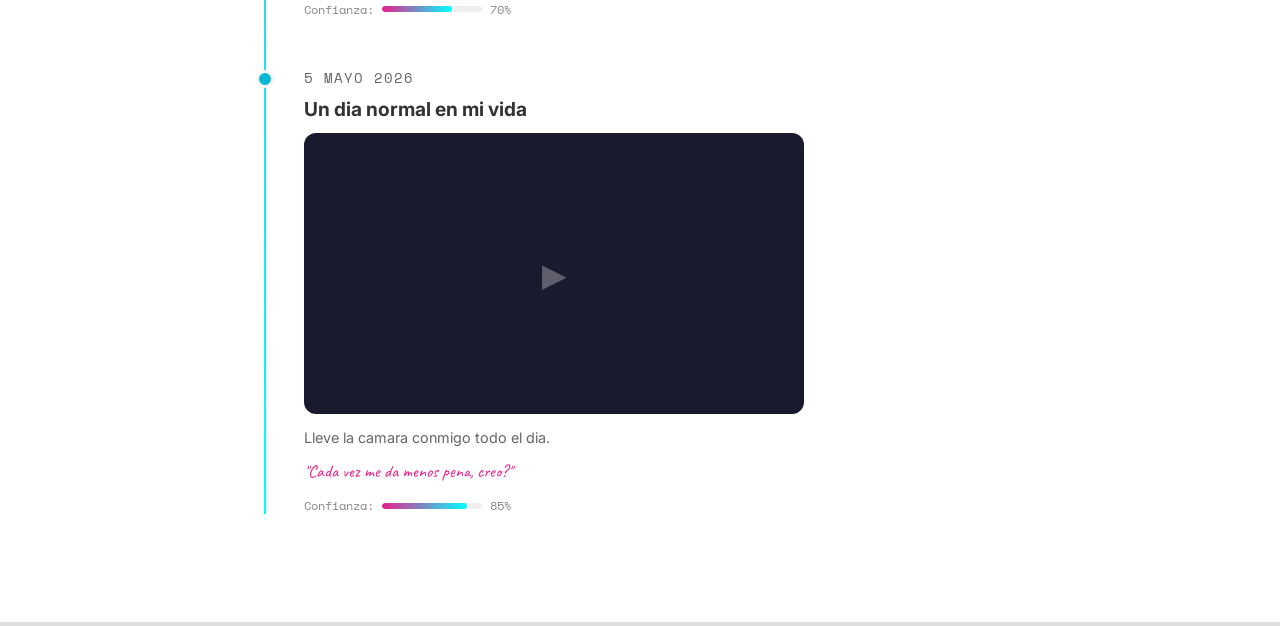
<file: test/wireframes.html>
<!DOCTYPE html>
<html lang="es">
<head>
  <meta charset="UTF-8">
  <meta name="viewport" content="width=device-width, initial-scale=1.0">
  <title>Wireframes — Estructuras alternativas</title>
  <link href="https://fonts.googleapis.com/css2?family=Inter:wght@300;400;600;700;900&family=Space+Mono:wght@400;700&family=Caveat:wght@400;700&display=swap" rel="stylesheet">
  <style>
    :root {
      --pink: #e91e8c;
      --cyan: #00ffff;
      --dark: #1a0a2e;
      --light: #fafafa;
      --gray: #888;
      --border: #ddd;
    }

    * { margin: 0; padding: 0; box-sizing: border-box; }

    body {
      font-family: 'Inter', sans-serif;
      background: #f5f5f5;
      color: #333;
    }

    /* ── Navigation between wireframes ── */
    .wireframe-nav {
      position: fixed;
      top: 0;
      left: 0;
      right: 0;
      z-index: 1000;
      background: #111;
      padding: 12px 24px;
      display: flex;
      align-items: center;
      gap: 12px;
      overflow-x: auto;
      white-space: nowrap;
    }

    .wireframe-nav span {
      color: #666;
      font-size: 0.75rem;
      font-family: 'Space Mono', monospace;
      text-transform: uppercase;
      letter-spacing: 2px;
      flex-shrink: 0;
    }

    .wireframe-nav a {
      color: #fff;
      text-decoration: none;
      font-size: 0.8rem;
      padding: 6px 14px;
      border-radius: 20px;
      border: 1px solid #444;
      transition: all 0.2s;
      flex-shrink: 0;
    }

    .wireframe-nav a:hover,
    .wireframe-nav a.active {
      background: var(--pink);
      border-color: var(--pink);
    }

    /* ── Wireframe sections ── */
    .wireframe-section {
      min-height: 100vh;
      padding: 80px 24px 60px;
      border-bottom: 4px solid #ddd;
      scroll-margin-top: 60px;
    }

    .wireframe-section:nth-child(odd) {
      background: #fff;
    }

    .wireframe-label {
      font-family: 'Space Mono', monospace;
      font-size: 0.7rem;
      text-transform: uppercase;
      letter-spacing: 3px;
      color: var(--pink);
      margin-bottom: 8px;
    }

    .wireframe-title {
      font-size: clamp(1.8rem, 4vw, 2.5rem);
      font-weight: 900;
      margin-bottom: 8px;
    }

    .wireframe-desc {
      color: #666;
      max-width: 600px;
      margin-bottom: 40px;
      line-height: 1.6;
    }

    /* ── Placeholder boxes ── */
    .ph {
      background: #e8e8e8;
      border: 2px dashed #ccc;
      border-radius: 8px;
      display: flex;
      align-items: center;
      justify-content: center;
      color: #999;
      font-size: 0.8rem;
      font-family: 'Space Mono', monospace;
      text-align: center;
      padding: 8px;
    }

    .ph-video {
      background: #1a1a2e;
      color: #666;
      aspect-ratio: 16/9;
      border: none;
      border-radius: 12px;
      position: relative;
    }

    .ph-video::after {
      content: '\25B6';
      font-size: 2rem;
      color: rgba(255,255,255,0.3);
    }

    .ph-text {
      background: none;
      border: none;
      height: 12px;
      background: #e0e0e0;
      border-radius: 6px;
      width: 80%;
    }

    .ph-text.short { width: 40%; }
    .ph-text.medium { width: 60%; }

    .ph-avatar {
      width: 48px;
      height: 48px;
      border-radius: 50%;
      background: #ddd;
      flex-shrink: 0;
    }

    .ph-tag {
      display: inline-block;
      padding: 4px 12px;
      border-radius: 12px;
      background: #f0e0f0;
      color: var(--pink);
      font-size: 0.7rem;
      font-family: 'Space Mono', monospace;
    }

    /* ============================================
       WIREFRAME 1: TV Channel / Zapping
       ============================================ */
    .w1-container {
      max-width: 900px;
      margin: 0 auto;
    }

    .w1-channel-strip {
      display: flex;
      align-items: center;
      gap: 16px;
      padding: 16px 0;
      border-bottom: 1px solid #eee;
    }

    .w1-channel-num {
      font-family: 'Space Mono', monospace;
      font-size: 2rem;
      font-weight: 700;
      color: var(--pink);
      width: 60px;
      text-align: right;
      flex-shrink: 0;
    }

    .w1-channel-preview {
      width: 200px;
      flex-shrink: 0;
    }

    .w1-channel-preview .ph-video {
      aspect-ratio: 16/9;
      border-radius: 8px;
    }

    .w1-channel-info {
      flex: 1;
    }

    .w1-channel-info h3 {
      font-size: 1.1rem;
      margin-bottom: 4px;
    }

    .w1-channel-info p {
      color: #888;
      font-size: 0.85rem;
    }

    .w1-now-playing {
      background: var(--dark);
      border-radius: 16px;
      padding: 32px;
      margin-bottom: 32px;
      color: white;
    }

    .w1-now-playing .ph-video {
      max-width: 700px;
      margin: 0 auto 24px;
    }

    .w1-epg-label {
      font-family: 'Space Mono', monospace;
      font-size: 0.7rem;
      text-transform: uppercase;
      letter-spacing: 2px;
      color: var(--cyan);
      margin-bottom: 8px;
    }

    /* ============================================
       WIREFRAME 2: Infinite Scroll / Feed
       ============================================ */
    .w2-container {
      max-width: 600px;
      margin: 0 auto;
    }

    .w2-post {
      margin-bottom: 48px;
    }

    .w2-post-header {
      display: flex;
      align-items: center;
      gap: 12px;
      margin-bottom: 12px;
    }

    .w2-post-meta {
      flex: 1;
    }

    .w2-post-meta h3 {
      font-size: 0.9rem;
      font-weight: 600;
    }

    .w2-post-meta span {
      font-size: 0.75rem;
      color: #888;
    }

    .w2-post-video {
      margin-bottom: 12px;
    }

    .w2-post-caption {
      padding: 0 4px;
    }

    .w2-post-caption p {
      font-size: 0.9rem;
      line-height: 1.5;
      color: #444;
      margin-bottom: 8px;
    }

    .w2-post-caption .note {
      font-family: 'Caveat', cursive;
      font-size: 1.1rem;
      color: var(--pink);
    }

    .w2-post-actions {
      display: flex;
      gap: 16px;
      padding: 8px 4px;
      border-top: 1px solid #eee;
      margin-top: 12px;
      font-size: 0.8rem;
      color: #888;
    }

    /* ============================================
       WIREFRAME 3: Film Strip / Horizontal Scroll
       ============================================ */
    .w3-container {
      max-width: 100%;
      overflow: hidden;
    }

    .w3-intro {
      text-align: center;
      padding: 40px 24px;
      max-width: 500px;
      margin: 0 auto 20px;
    }

    .w3-intro h2 {
      font-size: 2rem;
      margin-bottom: 8px;
    }

    .w3-strip {
      display: flex;
      gap: 24px;
      overflow-x: auto;
      padding: 20px 40px 40px;
      scroll-snap-type: x mandatory;
      -webkit-overflow-scrolling: touch;
    }

    .w3-strip::-webkit-scrollbar {
      height: 6px;
    }

    .w3-strip::-webkit-scrollbar-thumb {
      background: var(--pink);
      border-radius: 3px;
    }

    .w3-frame {
      flex-shrink: 0;
      width: 360px;
      scroll-snap-align: start;
    }

    .w3-frame .ph-video {
      border-radius: 12px 12px 0 0;
    }

    .w3-frame-info {
      padding: 16px;
      background: #fff;
      border-radius: 0 0 12px 12px;
      border: 1px solid #eee;
      border-top: none;
    }

    .w3-frame-info h3 {
      font-size: 1rem;
      margin-bottom: 4px;
    }

    .w3-frame-info span {
      font-size: 0.8rem;
      color: #888;
      font-family: 'Space Mono', monospace;
    }

    .w3-perforations {
      display: flex;
      justify-content: center;
      gap: 20px;
      padding: 12px 0;
    }

    .w3-hole {
      width: 14px;
      height: 14px;
      border-radius: 50%;
      background: #ddd;
    }

    /* ============================================
       WIREFRAME 4: Chapters / Book Layout
       ============================================ */
    .w4-container {
      max-width: 700px;
      margin: 0 auto;
    }

    .w4-cover {
      text-align: center;
      padding: 60px 24px;
      background: linear-gradient(135deg, #fff5ee, #ffecd2);
      border-radius: 16px;
      margin-bottom: 48px;
      border: 2px solid #f0d0b0;
    }

    .w4-cover h2 {
      font-family: 'Caveat', cursive;
      font-size: 3rem;
      color: #2c3e50;
      margin-bottom: 8px;
    }

    .w4-cover p {
      font-family: 'Caveat', cursive;
      font-size: 1.3rem;
      color: #888;
    }

    .w4-chapter {
      margin-bottom: 64px;
      position: relative;
      padding-left: 60px;
    }

    .w4-chapter-num {
      position: absolute;
      left: 0;
      top: 0;
      font-family: 'Space Mono', monospace;
      font-size: 2.5rem;
      font-weight: 700;
      color: #eee;
      line-height: 1;
    }

    .w4-chapter h3 {
      font-size: 1.4rem;
      margin-bottom: 4px;
    }

    .w4-chapter .date {
      font-size: 0.8rem;
      color: #888;
      font-family: 'Space Mono', monospace;
      margin-bottom: 16px;
    }

    .w4-chapter .ph-video {
      margin-bottom: 16px;
    }

    .w4-chapter .caption {
      font-size: 0.95rem;
      line-height: 1.7;
      color: #555;
      margin-bottom: 12px;
    }

    .w4-chapter .margin-note {
      font-family: 'Caveat', cursive;
      color: var(--pink);
      font-size: 1.1rem;
      padding-left: 20px;
      border-left: 2px solid #f0d0b0;
    }

    .w4-toc {
      background: #fff8f0;
      padding: 24px;
      border-radius: 12px;
      margin-bottom: 48px;
      border: 1px solid #f0d0b0;
    }

    .w4-toc h3 {
      font-family: 'Caveat', cursive;
      font-size: 1.3rem;
      margin-bottom: 12px;
    }

    .w4-toc-item {
      display: flex;
      justify-content: space-between;
      padding: 8px 0;
      border-bottom: 1px dotted #ddd;
      font-size: 0.9rem;
    }

    .w4-toc-item span:last-child {
      color: #888;
      font-family: 'Space Mono', monospace;
      font-size: 0.8rem;
    }

    /* ============================================
       WIREFRAME 5: Split Screen / Dual Panel
       ============================================ */
    .w5-container {
      max-width: 1100px;
      margin: 0 auto;
    }

    .w5-split {
      display: grid;
      grid-template-columns: 1fr 1fr;
      min-height: 500px;
      gap: 0;
      margin-bottom: 2px;
      border-radius: 12px;
      overflow: hidden;
    }

    .w5-split-video {
      background: #111;
      display: flex;
      align-items: center;
      justify-content: center;
      padding: 24px;
    }

    .w5-split-video .ph-video {
      width: 100%;
      max-height: 100%;
      border-radius: 8px;
    }

    .w5-split-text {
      padding: 48px 40px;
      display: flex;
      flex-direction: column;
      justify-content: center;
      background: #fff;
    }

    .w5-split-text .chapter-label {
      font-family: 'Space Mono', monospace;
      font-size: 0.7rem;
      text-transform: uppercase;
      letter-spacing: 3px;
      color: var(--pink);
      margin-bottom: 12px;
    }

    .w5-split-text h3 {
      font-size: 1.8rem;
      font-weight: 900;
      margin-bottom: 12px;
      line-height: 1.2;
    }

    .w5-split-text p {
      color: #666;
      line-height: 1.7;
      margin-bottom: 12px;
    }

    .w5-split-text .note {
      font-family: 'Caveat', cursive;
      font-size: 1.2rem;
      color: var(--pink);
      margin-top: 16px;
    }

    .w5-split:nth-child(even) {
      direction: rtl;
    }

    .w5-split:nth-child(even) > * {
      direction: ltr;
    }

    .w5-nav-dots {
      display: flex;
      justify-content: center;
      gap: 8px;
      padding: 24px;
    }

    .w5-dot {
      width: 10px;
      height: 10px;
      border-radius: 50%;
      background: #ddd;
    }

    .w5-dot.active {
      background: var(--pink);
    }

    /* ============================================
       WIREFRAME 6: Masonry / Pinterest
       ============================================ */
    .w6-container {
      max-width: 1100px;
      margin: 0 auto;
    }

    .w6-masonry {
      columns: 3;
      column-gap: 20px;
    }

    .w6-card {
      break-inside: avoid;
      margin-bottom: 20px;
      background: #fff;
      border-radius: 12px;
      overflow: hidden;
      border: 1px solid #eee;
    }

    .w6-card .ph-video {
      border-radius: 0;
    }

    .w6-card-tall .ph-video {
      aspect-ratio: 9/16;
    }

    .w6-card-body {
      padding: 14px;
    }

    .w6-card-body h3 {
      font-size: 0.95rem;
      margin-bottom: 4px;
    }

    .w6-card-body p {
      font-size: 0.8rem;
      color: #888;
    }

    /* ============================================
       WIREFRAME 7: One-at-a-time / Fullscreen Slider
       ============================================ */
    .w7-container {
      max-width: 100%;
    }

    .w7-slide {
      display: grid;
      grid-template-columns: 1.2fr 1fr;
      min-height: 480px;
      background: var(--dark);
      border-radius: 16px;
      overflow: hidden;
      margin-bottom: 24px;
    }

    .w7-slide-video {
      display: flex;
      align-items: center;
      padding: 32px;
    }

    .w7-slide-video .ph-video {
      width: 100%;
      border-radius: 12px;
    }

    .w7-slide-content {
      padding: 48px 40px;
      color: white;
      display: flex;
      flex-direction: column;
      justify-content: center;
    }

    .w7-slide-content .num {
      font-family: 'Space Mono', monospace;
      font-size: 4rem;
      font-weight: 700;
      color: rgba(255,255,255,0.1);
      line-height: 1;
      margin-bottom: 16px;
    }

    .w7-slide-content h3 {
      font-size: 1.6rem;
      font-weight: 700;
      margin-bottom: 8px;
    }

    .w7-slide-content p {
      color: rgba(255,255,255,0.6);
      line-height: 1.6;
      margin-bottom: 16px;
    }

    .w7-slide-content .note {
      font-family: 'Caveat', cursive;
      color: var(--cyan);
      font-size: 1.1rem;
    }

    .w7-controls {
      display: flex;
      justify-content: center;
      gap: 16px;
      padding: 20px;
    }

    .w7-btn {
      padding: 10px 24px;
      border: 1px solid #ddd;
      border-radius: 8px;
      background: white;
      cursor: pointer;
      font-family: 'Space Mono', monospace;
      font-size: 0.8rem;
    }

    /* ============================================
       WIREFRAME 8: Timeline / Vertical Journey
       ============================================ */
    .w8-container {
      max-width: 800px;
      margin: 0 auto;
      position: relative;
    }

    .w8-line {
      position: absolute;
      left: 24px;
      top: 0;
      bottom: 0;
      width: 2px;
      background: linear-gradient(to bottom, var(--pink), var(--cyan));
    }

    .w8-entry {
      position: relative;
      padding-left: 64px;
      margin-bottom: 48px;
    }

    .w8-dot {
      position: absolute;
      left: 16px;
      top: 4px;
      width: 18px;
      height: 18px;
      border-radius: 50%;
      background: var(--pink);
      border: 3px solid #f5f5f5;
      z-index: 1;
    }

    .w8-date {
      font-family: 'Space Mono', monospace;
      font-size: 0.75rem;
      color: #888;
      margin-bottom: 8px;
      text-transform: uppercase;
      letter-spacing: 1px;
    }

    .w8-entry h3 {
      font-size: 1.2rem;
      margin-bottom: 12px;
    }

    .w8-entry .ph-video {
      margin-bottom: 12px;
      max-width: 500px;
    }

    .w8-entry p {
      color: #666;
      font-size: 0.9rem;
      line-height: 1.6;
      max-width: 500px;
    }

    .w8-entry .note {
      font-family: 'Caveat', cursive;
      color: var(--pink);
      font-size: 1.1rem;
      margin-top: 8px;
    }

    .w8-confidence {
      display: flex;
      align-items: center;
      gap: 8px;
      margin-top: 12px;
      font-size: 0.75rem;
      color: #888;
      font-family: 'Space Mono', monospace;
    }

    .w8-confidence-bar {
      width: 100px;
      height: 6px;
      background: #eee;
      border-radius: 3px;
      overflow: hidden;
    }

    .w8-confidence-fill {
      height: 100%;
      background: linear-gradient(90deg, var(--pink), var(--cyan));
      border-radius: 3px;
    }

    /* ── Responsive ── */
    @media (max-width: 768px) {
      .w5-split { grid-template-columns: 1fr; }
      .w5-split:nth-child(even) { direction: ltr; }
      .w7-slide { grid-template-columns: 1fr; }
      .w6-masonry { columns: 2; }
    }

    @media (max-width: 480px) {
      .w6-masonry { columns: 1; }
    }
  </style>
</head>
<body>

  <!-- Navigation -->
  <nav class="wireframe-nav">
    <span>Wireframes</span>
    <a href="#w1">1. TV/Zapping</a>
    <a href="#w2">2. Feed</a>
    <a href="#w3">3. Film Strip</a>
    <a href="#w4">4. Libro</a>
    <a href="#w5">5. Split Screen</a>
    <a href="#w6">6. Masonry</a>
    <a href="#w7">7. Fullscreen</a>
    <a href="#w8">8. Timeline</a>
  </nav>

  <!-- ═══════════════════════════════════════════
       WIREFRAME 1: TV Channel / Zapping
       ═══════════════════════════════════════════ -->
  <section class="wireframe-section" id="w1">
    <div class="w1-container">
      <p class="wireframe-label">Wireframe 01</p>
      <h2 class="wireframe-title">TV Channel / Zapping</h2>
      <p class="wireframe-desc">
        El sitio se presenta como un canal de TV. Cada video es un "programa" con su
        numero de canal. El mas reciente esta "en vivo" arriba, y abajo tienes la
        guia de programacion como un EPG (Electronic Program Guide). Navegas
        haciendo zapping entre canales.
      </p>

      <!-- Now Playing -->
      <div class="w1-now-playing">
        <p class="w1-epg-label">Ahora en el aire</p>
        <div class="ph ph-video" style="max-width: 700px; margin: 0 auto 24px;"></div>
        <h3 style="color: white; text-align: center; font-size: 1.3rem;">Cap. 6 — Un dia normal en mi vida</h3>
        <p style="color: #888; text-align: center; font-size: 0.85rem; margin-top: 4px;">7:30 min</p>
      </div>

      <!-- Channel Guide -->
      <p class="w1-epg-label" style="color: var(--pink);">Guia de programacion</p>

      <div class="w1-channel-strip">
        <div class="w1-channel-num">06</div>
        <div class="w1-channel-preview"><div class="ph ph-video"></div></div>
        <div class="w1-channel-info">
          <h3>Un dia normal en mi vida</h3>
          <p>7:30 min &middot; vlog, lifestyle</p>
        </div>
      </div>

      <div class="w1-channel-strip">
        <div class="w1-channel-num">05</div>
        <div class="w1-channel-preview"><div class="ph ph-video"></div></div>
        <div class="w1-channel-info">
          <h3>Respondiendo preguntas que nadie me hizo</h3>
          <p>5:08 min &middot; q-and-a, divertido</p>
        </div>
      </div>

      <div class="w1-channel-strip">
        <div class="w1-channel-num">04</div>
        <div class="w1-channel-preview"><div class="ph ph-video"></div></div>
        <div class="w1-channel-info">
          <h3>Cocinando sin saber cocinar</h3>
          <p>6:20 min &middot; cocina, fail</p>
        </div>
      </div>

      <div class="w1-channel-strip">
        <div class="w1-channel-num">03</div>
        <div class="w1-channel-preview"><div class="ph ph-video"></div></div>
        <div class="w1-channel-info">
          <h3>Mi primer tour por mi cuarto</h3>
          <p>3:45 min &middot; tour, lifestyle</p>
        </div>
      </div>

      <div class="w1-channel-strip">
        <div class="w1-channel-num">02</div>
        <div class="w1-channel-preview"><div class="ph ph-video"></div></div>
        <div class="w1-channel-info">
          <h3>Lo que me da miedo de internet</h3>
          <p>4:12 min &middot; personal, reflexion</p>
        </div>
      </div>

      <div class="w1-channel-strip">
        <div class="w1-channel-num">01</div>
        <div class="w1-channel-preview"><div class="ph ph-video"></div></div>
        <div class="w1-channel-info">
          <h3>Hola, soy Barbara</h3>
          <p>2:34 min &middot; intro, primer-video</p>
        </div>
      </div>
    </div>
  </section>

  <!-- ═══════════════════════════════════════════
       WIREFRAME 2: Infinite Scroll / Feed
       ═══════════════════════════════════════════ -->
  <section class="wireframe-section" id="w2">
    <div class="w2-container">
      <p class="wireframe-label">Wireframe 02</p>
      <h2 class="wireframe-title">Feed / Social Scroll</h2>
      <p class="wireframe-desc">
        Como Instagram o TikTok en web. Un feed vertical donde cada video es un post.
        El avatar de Barbara, la fecha, el video, y debajo su reflexion personal.
        Scroll infinito. Simple. Adictivo.
      </p>

      <div class="w2-post">
        <div class="w2-post-header">
          <div class="ph-avatar"></div>
          <div class="w2-post-meta">
            <h3>Barbara</h3>
            <span>5 de mayo de 2026</span>
          </div>
          <span class="ph-tag">Cap. 6</span>
        </div>
        <div class="w2-post-video">
          <div class="ph ph-video" style="border-radius: 12px;"></div>
        </div>
        <div class="w2-post-caption">
          <p><strong>Un dia normal en mi vida</strong></p>
          <p>Lleve la camara conmigo todo el dia. Es raro grabarse haciendo cosas normales pero tambien es bonito.</p>
          <p class="note">"Cada vez me da menos pena, creo?"</p>
        </div>
        <div class="w2-post-actions">
          <span>7:30 min</span>
          <span>vlog</span>
          <span>lifestyle</span>
        </div>
      </div>

      <div class="w2-post">
        <div class="w2-post-header">
          <div class="ph-avatar"></div>
          <div class="w2-post-meta">
            <h3>Barbara</h3>
            <span>28 de abril de 2026</span>
          </div>
          <span class="ph-tag">Cap. 5</span>
        </div>
        <div class="w2-post-video">
          <div class="ph ph-video" style="border-radius: 12px;"></div>
        </div>
        <div class="w2-post-caption">
          <p><strong>Respondiendo preguntas que nadie me hizo</strong></p>
          <p>Como nadie me ha preguntado nada todavia, me invente mis propias preguntas.</p>
          <p class="note">"Esto fue mas divertido de lo que esperaba"</p>
        </div>
        <div class="w2-post-actions">
          <span>5:08 min</span>
          <span>q-and-a</span>
          <span>divertido</span>
        </div>
      </div>

      <div class="w2-post">
        <div class="w2-post-header">
          <div class="ph-avatar"></div>
          <div class="w2-post-meta">
            <h3>Barbara</h3>
            <span>21 de abril de 2026</span>
          </div>
          <span class="ph-tag">Cap. 4</span>
        </div>
        <div class="w2-post-video">
          <div class="ph ph-video" style="border-radius: 12px;"></div>
        </div>
        <div class="w2-post-caption">
          <p><strong>Cocinando sin saber cocinar</strong></p>
          <p>Intente hacer galletas por primera vez en camara. No salio exactamente como el tutorial...</p>
          <p class="note">"Las galletas estaban... comibles"</p>
        </div>
        <div class="w2-post-actions">
          <span>6:20 min</span>
          <span>cocina</span>
          <span>fail</span>
        </div>
      </div>
    </div>
  </section>

  <!-- ═══════════════════════════════════════════
       WIREFRAME 3: Film Strip / Horizontal Scroll
       ═══════════════════════════════════════════ -->
  <section class="wireframe-section" id="w3">
    <div class="w3-container">
      <p class="wireframe-label" style="text-align: center;">Wireframe 03</p>
      <h2 class="wireframe-title" style="text-align: center;">Film Strip / Carrete</h2>
      <p class="wireframe-desc" style="text-align: center; margin: 0 auto 40px;">
        Los videos se presentan como fotogramas de un carrete de pelicula que
        scrolleas horizontalmente. Perforaciones decorativas arriba y abajo.
        Cada frame es un capitulo. Cinematico.
      </p>

      <div class="w3-perforations">
        <div class="w3-hole"></div><div class="w3-hole"></div><div class="w3-hole"></div>
        <div class="w3-hole"></div><div class="w3-hole"></div><div class="w3-hole"></div>
        <div class="w3-hole"></div><div class="w3-hole"></div><div class="w3-hole"></div>
        <div class="w3-hole"></div><div class="w3-hole"></div><div class="w3-hole"></div>
        <div class="w3-hole"></div><div class="w3-hole"></div><div class="w3-hole"></div>
      </div>

      <div class="w3-strip">
        <div class="w3-frame">
          <div class="ph ph-video"></div>
          <div class="w3-frame-info">
            <span>Cap. 6</span>
            <h3>Un dia normal en mi vida</h3>
            <span>5 mayo 2026 &middot; 7:30</span>
          </div>
        </div>
        <div class="w3-frame">
          <div class="ph ph-video"></div>
          <div class="w3-frame-info">
            <span>Cap. 5</span>
            <h3>Respondiendo preguntas que nadie me hizo</h3>
            <span>28 abr 2026 &middot; 5:08</span>
          </div>
        </div>
        <div class="w3-frame">
          <div class="ph ph-video"></div>
          <div class="w3-frame-info">
            <span>Cap. 4</span>
            <h3>Cocinando sin saber cocinar</h3>
            <span>21 abr 2026 &middot; 6:20</span>
          </div>
        </div>
        <div class="w3-frame">
          <div class="ph ph-video"></div>
          <div class="w3-frame-info">
            <span>Cap. 3</span>
            <h3>Mi primer tour por mi cuarto</h3>
            <span>14 abr 2026 &middot; 3:45</span>
          </div>
        </div>
        <div class="w3-frame">
          <div class="ph ph-video"></div>
          <div class="w3-frame-info">
            <span>Cap. 2</span>
            <h3>Lo que me da miedo de internet</h3>
            <span>7 abr 2026 &middot; 4:12</span>
          </div>
        </div>
        <div class="w3-frame">
          <div class="ph ph-video"></div>
          <div class="w3-frame-info">
            <span>Cap. 1</span>
            <h3>Hola, soy Barbara</h3>
            <span>31 mar 2026 &middot; 2:34</span>
          </div>
        </div>
      </div>

      <div class="w3-perforations">
        <div class="w3-hole"></div><div class="w3-hole"></div><div class="w3-hole"></div>
        <div class="w3-hole"></div><div class="w3-hole"></div><div class="w3-hole"></div>
        <div class="w3-hole"></div><div class="w3-hole"></div><div class="w3-hole"></div>
        <div class="w3-hole"></div><div class="w3-hole"></div><div class="w3-hole"></div>
        <div class="w3-hole"></div><div class="w3-hole"></div><div class="w3-hole"></div>
      </div>
    </div>
  </section>

  <!-- ═══════════════════════════════════════════
       WIREFRAME 4: Chapters / Book Layout
       ═══════════════════════════════════════════ -->
  <section class="wireframe-section" id="w4">
    <div class="w4-container">
      <p class="wireframe-label">Wireframe 04</p>
      <h2 class="wireframe-title">Libro / Capitulos</h2>
      <p class="wireframe-desc">
        El sitio es un libro. Hay una portada, un indice, y cada video es un
        capitulo con numeros grandes al lado. Notas al margen de Barbara.
        Lectura lineal, como una novela visual.
      </p>

      <!-- Cover -->
      <div class="w4-cover">
        <h2>Diario de Barbara</h2>
        <p>Perdiendo la verguenza, un video a la vez</p>
      </div>

      <!-- Table of contents -->
      <div class="w4-toc">
        <h3>Indice</h3>
        <div class="w4-toc-item"><span>Cap. 1 — Hola, soy Barbara</span><span>2:34</span></div>
        <div class="w4-toc-item"><span>Cap. 2 — Lo que me da miedo de internet</span><span>4:12</span></div>
        <div class="w4-toc-item"><span>Cap. 3 — Mi primer tour por mi cuarto</span><span>3:45</span></div>
        <div class="w4-toc-item"><span>Cap. 4 — Cocinando sin saber cocinar</span><span>6:20</span></div>
        <div class="w4-toc-item"><span>Cap. 5 — Respondiendo preguntas que nadie me hizo</span><span>5:08</span></div>
        <div class="w4-toc-item"><span>Cap. 6 — Un dia normal en mi vida</span><span>7:30</span></div>
      </div>

      <!-- Chapters -->
      <div class="w4-chapter">
        <div class="w4-chapter-num">01</div>
        <h3>Hola, soy Barbara</h3>
        <p class="date">31 marzo 2026</p>
        <div class="ph ph-video"></div>
        <p class="caption">Mi primer video. Estoy nerviosa pero aqui estoy. Este es el comienzo de algo nuevo.</p>
        <p class="margin-note">"No puedo creer que estoy haciendo esto..."</p>
      </div>

      <div class="w4-chapter">
        <div class="w4-chapter-num">02</div>
        <h3>Lo que me da miedo de internet</h3>
        <p class="date">7 abril 2026</p>
        <div class="ph ph-video"></div>
        <p class="caption">Hablando de por que me da verguenza salir en video y por que decidi hacerlo de todas formas.</p>
        <p class="margin-note">"Grabe esto como 5 veces antes de dejarlo asi"</p>
      </div>

      <div class="w4-chapter">
        <div class="w4-chapter-num">03</div>
        <h3>Mi primer tour por mi cuarto</h3>
        <p class="date">14 abril 2026</p>
        <div class="ph ph-video"></div>
        <p class="caption">Les enseno donde grabo todos estos videos. Spoiler: es un desastre bonito.</p>
        <p class="margin-note">"Limpie como loca antes de grabar jaja"</p>
      </div>
    </div>
  </section>

  <!-- ═══════════════════════════════════════════
       WIREFRAME 5: Split Screen / Dual Panel
       ═══════════════════════════════════════════ -->
  <section class="wireframe-section" id="w5">
    <div class="w5-container">
      <p class="wireframe-label">Wireframe 05</p>
      <h2 class="wireframe-title">Split Screen / Doble Panel</h2>
      <p class="wireframe-desc">
        Cada video ocupa media pantalla. Un lado es el video, el otro lado es el
        texto y la reflexion de Barbara. Se van alternando izq/derecha conforme
        scrolleas. Cinematico y editorial a la vez.
      </p>

      <div class="w5-split">
        <div class="w5-split-video">
          <div class="ph ph-video"></div>
        </div>
        <div class="w5-split-text">
          <p class="chapter-label">Capitulo 6</p>
          <h3>Un dia normal en mi vida</h3>
          <p>Lleve la camara conmigo todo el dia. Es raro grabarse haciendo cosas normales pero tambien es bonito.</p>
          <p class="note">"Cada vez me da menos pena, creo?"</p>
        </div>
      </div>

      <div class="w5-split">
        <div class="w5-split-video">
          <div class="ph ph-video"></div>
        </div>
        <div class="w5-split-text">
          <p class="chapter-label">Capitulo 5</p>
          <h3>Respondiendo preguntas que nadie me hizo</h3>
          <p>Como nadie me ha preguntado nada todavia, me invente mis propias preguntas. Improvise y creo que se nota.</p>
          <p class="note">"Esto fue mas divertido de lo que esperaba"</p>
        </div>
      </div>

      <div class="w5-split">
        <div class="w5-split-video">
          <div class="ph ph-video"></div>
        </div>
        <div class="w5-split-text">
          <p class="chapter-label">Capitulo 4</p>
          <h3>Cocinando sin saber cocinar</h3>
          <p>Intente hacer galletas por primera vez en camara. No salio exactamente como el tutorial...</p>
          <p class="note">"Las galletas estaban... comibles"</p>
        </div>
      </div>
    </div>
  </section>

  <!-- ═══════════════════════════════════════════
       WIREFRAME 6: Masonry / Pinterest
       ═══════════════════════════════════════════ -->
  <section class="wireframe-section" id="w6">
    <div class="w6-container">
      <p class="wireframe-label">Wireframe 06</p>
      <h2 class="wireframe-title">Masonry / Pinterest</h2>
      <p class="wireframe-desc">
        Grid asimetrico donde los videos tienen distintas proporciones (horizontal,
        vertical, cuadrado). Como un tablero de Pinterest o un muro de fotos.
        Denso, visual, lleno de contenido.
      </p>

      <div class="w6-masonry">
        <div class="w6-card">
          <div class="ph ph-video"></div>
          <div class="w6-card-body">
            <h3>Un dia normal en mi vida</h3>
            <p>Cap. 6 &middot; 7:30</p>
          </div>
        </div>
        <div class="w6-card w6-card-tall">
          <div class="ph ph-video"></div>
          <div class="w6-card-body">
            <h3>Respondiendo preguntas</h3>
            <p>Cap. 5 &middot; 5:08</p>
          </div>
        </div>
        <div class="w6-card">
          <div class="ph ph-video"></div>
          <div class="w6-card-body">
            <h3>Cocinando sin saber cocinar</h3>
            <p>Cap. 4 &middot; 6:20</p>
          </div>
        </div>
        <div class="w6-card w6-card-tall">
          <div class="ph ph-video"></div>
          <div class="w6-card-body">
            <h3>Mi primer tour</h3>
            <p>Cap. 3 &middot; 3:45</p>
          </div>
        </div>
        <div class="w6-card">
          <div class="ph ph-video"></div>
          <div class="w6-card-body">
            <h3>Lo que me da miedo de internet</h3>
            <p>Cap. 2 &middot; 4:12</p>
          </div>
        </div>
        <div class="w6-card">
          <div class="ph ph-video"></div>
          <div class="w6-card-body">
            <h3>Hola, soy Barbara</h3>
            <p>Cap. 1 &middot; 2:34</p>
          </div>
        </div>
      </div>
    </div>
  </section>

  <!-- ═══════════════════════════════════════════
       WIREFRAME 7: One-at-a-time / Fullscreen
       ═══════════════════════════════════════════ -->
  <section class="wireframe-section" id="w7">
    <div class="w7-container">
      <p class="wireframe-label">Wireframe 07</p>
      <h2 class="wireframe-title">Fullscreen / Uno a la vez</h2>
      <p class="wireframe-desc">
        Cada video ocupa casi toda la pantalla. Solo ves uno a la vez.
        Navegas con flechas o scroll. La atencion va 100% al contenido.
        Como una presentacion cinematica o un portfolio de una sola pieza.
      </p>

      <div class="w7-slide">
        <div class="w7-slide-video">
          <div class="ph ph-video"></div>
        </div>
        <div class="w7-slide-content">
          <div class="num">06</div>
          <h3>Un dia normal en mi vida</h3>
          <p>Lleve la camara conmigo todo el dia. Es raro grabarse haciendo cosas normales pero tambien es bonito.</p>
          <p class="note">"Cada vez me da menos pena, creo?"</p>
        </div>
      </div>

      <div class="w7-controls">
        <button class="w7-btn">&larr; Anterior</button>
        <button class="w7-btn">Siguiente &rarr;</button>
      </div>
    </div>
  </section>

  <!-- ═══════════════════════════════════════════
       WIREFRAME 8: Timeline / Vertical Journey
       ═══════════════════════════════════════════ -->
  <section class="wireframe-section" id="w8">
    <div class="w8-container">
      <p class="wireframe-label">Wireframe 08</p>
      <h2 class="wireframe-title">Timeline / Viaje Vertical</h2>
      <p class="wireframe-desc">
        Una linea del tiempo vertical con un gradiente de color. Cada video es un
        punto en el camino. Conforme bajas, ves la progresion de Barbara. Al lado
        de cada video hay una barra de "nivel de confianza" que va creciendo.
        El viaje de timida a valiente, visualizado.
      </p>

      <div class="w8-line"></div>

      <div class="w8-entry">
        <div class="w8-dot"></div>
        <p class="w8-date">31 Marzo 2026</p>
        <h3>Hola, soy Barbara</h3>
        <div class="ph ph-video"></div>
        <p>Mi primer video. Estoy nerviosa pero aqui estoy.</p>
        <p class="note">"No puedo creer que estoy haciendo esto..."</p>
        <div class="w8-confidence">
          <span>Confianza:</span>
          <div class="w8-confidence-bar"><div class="w8-confidence-fill" style="width: 10%"></div></div>
          <span>10%</span>
        </div>
      </div>

      <div class="w8-entry">
        <div class="w8-dot" style="background: #d63384;"></div>
        <p class="w8-date">7 Abril 2026</p>
        <h3>Lo que me da miedo de internet</h3>
        <div class="ph ph-video"></div>
        <p>Hablando de por que me da verguenza salir en video.</p>
        <p class="note">"Grabe esto como 5 veces"</p>
        <div class="w8-confidence">
          <span>Confianza:</span>
          <div class="w8-confidence-bar"><div class="w8-confidence-fill" style="width: 25%"></div></div>
          <span>25%</span>
        </div>
      </div>

      <div class="w8-entry">
        <div class="w8-dot" style="background: #c026d3;"></div>
        <p class="w8-date">14 Abril 2026</p>
        <h3>Mi primer tour por mi cuarto</h3>
        <div class="ph ph-video"></div>
        <p>Les enseno donde grabo todos estos videos.</p>
        <p class="note">"Limpie como loca antes de grabar jaja"</p>
        <div class="w8-confidence">
          <span>Confianza:</span>
          <div class="w8-confidence-bar"><div class="w8-confidence-fill" style="width: 40%"></div></div>
          <span>40%</span>
        </div>
      </div>

      <div class="w8-entry">
        <div class="w8-dot" style="background: #7c3aed;"></div>
        <p class="w8-date">21 Abril 2026</p>
        <h3>Cocinando sin saber cocinar</h3>
        <div class="ph ph-video"></div>
        <p>Intente hacer galletas por primera vez en camara.</p>
        <p class="note">"Las galletas estaban... comibles"</p>
        <div class="w8-confidence">
          <span>Confianza:</span>
          <div class="w8-confidence-bar"><div class="w8-confidence-fill" style="width: 55%"></div></div>
          <span>55%</span>
        </div>
      </div>

      <div class="w8-entry">
        <div class="w8-dot" style="background: #2563eb;"></div>
        <p class="w8-date">28 Abril 2026</p>
        <h3>Respondiendo preguntas que nadie me hizo</h3>
        <div class="ph ph-video"></div>
        <p>Me invente mis propias preguntas. Improvise.</p>
        <p class="note">"Esto fue mas divertido de lo que esperaba"</p>
        <div class="w8-confidence">
          <span>Confianza:</span>
          <div class="w8-confidence-bar"><div class="w8-confidence-fill" style="width: 70%"></div></div>
          <span>70%</span>
        </div>
      </div>

      <div class="w8-entry">
        <div class="w8-dot" style="background: #06b6d4;"></div>
        <p class="w8-date">5 Mayo 2026</p>
        <h3>Un dia normal en mi vida</h3>
        <div class="ph ph-video"></div>
        <p>Lleve la camara conmigo todo el dia.</p>
        <p class="note">"Cada vez me da menos pena, creo?"</p>
        <div class="w8-confidence">
          <span>Confianza:</span>
          <div class="w8-confidence-bar"><div class="w8-confidence-fill" style="width: 85%"></div></div>
          <span>85%</span>
        </div>
      </div>
    </div>
  </section>

  <!-- Active nav highlight -->
  <script>
    const navLinks = document.querySelectorAll('.wireframe-nav a');
    const sections = document.querySelectorAll('.wireframe-section');

    const observer = new IntersectionObserver(entries => {
      entries.forEach(entry => {
        if (entry.isIntersecting) {
          navLinks.forEach(l => l.classList.remove('active'));
          const link = document.querySelector(`.wireframe-nav a[href="#${entry.target.id}"]`);
          if (link) link.classList.add('active');
        }
      });
    }, { threshold: 0.3 });

    sections.forEach(s => observer.observe(s));
  </script>

</body>
</html>
</file>
<file: css/portal.css>
/* ═══════════════════════════════
   PORTAL Y2K — modo oscuro neón
   fondo negro, naranja + verde + amarillo + azul neón
   todo en minúsculas
   ═══════════════════════════════ */

/* fuentes — tahoma para body */
@font-face {
  font-family: 'Tahoma';
  src: url('../assets/fonts/tahoma.woff2') format('woff2');
  font-weight: 400; font-style: normal; font-display: swap;
}
@font-face {
  font-family: 'Tahoma';
  src: url('../assets/fonts/tahoma-bold.woff2') format('woff2');
  font-weight: 700; font-style: normal; font-display: swap;
}

/* ─── paleta dark suave (menos contraste para los ojos) ─── */
:root {
  --bg:            #1a1310;  /* dark cálido, no negro puro */
  --panel:         #221a14;  /* panel base */
  --panel-2:       #2a2018;  /* panel medio */
  --panel-3:       #34281e;  /* panel claro */
  --line:          #3a2e24;  /* lineas sutiles */

  --orange:        #d96a1c;  /* naranja cálido, menos saturado */
  --orange-deep:   #b85515;  /* naranja oscuro */
  --hot:           #e8843a;  /* naranja claro hover */

  --green:         #6fb84a;  /* verde apagado tipo musgo neón */
  --blue:          #3a7ea5;  /* azul suave */
  --yellow:        #f4cc20;  /* yema de huevo dorada — sticker kawaii */

  --text:          #d8c9b3;  /* texto cálido cremita */
  --text-dim:      #8a7d6b;  /* texto secundario */
  --ink:           #15100c;  /* tinta sobre colores claros */

  --shadow-hard:   3px 3px 0 rgba(0,0,0,0.55);
  --glow-orange:   0 0 6px rgba(217,106,28,0.25);
  --glow-green:    0 0 5px rgba(111,184,74,0.25);
  --glow-yellow:   0 0 5px rgba(212,184,52,0.25);
}

/* ═══════════════════════════════
   RESET & BASE
═══════════════════════════════ */
*, *::before, *::after { margin: 0; padding: 0; box-sizing: border-box; }
html, body {
  min-height: 100%;
  font-family: 'Tahoma', 'Verdana', 'Arial', 'Geneva', sans-serif;
  color: var(--text);
  background: var(--bg);
  /* fondo dark cálido con noise sutil + viñeta suave */
  background-image:
    url("data:image/svg+xml;utf8,<svg xmlns='http://www.w3.org/2000/svg' width='200' height='200'><filter id='n'><feTurbulence type='fractalNoise' baseFrequency='0.85' numOctaves='2' stitchTiles='stitch'/><feColorMatrix values='0 0 0 0 1  0 0 0 0 0.85  0 0 0 0 0.65  0 0 0 0.025 0'/></filter><rect width='100%25' height='100%25' filter='url(%23n)'/></svg>"),
    radial-gradient(ellipse at 50% 0%, #2a1f17 0%, #1a1310 60%, #120b08 100%);
  background-attachment: fixed;
  background-size: 200px 200px, cover;
  /* todo en minusculas siempre */
  text-transform: lowercase;
}

/* selección de texto */
::selection { background: var(--yellow); color: var(--ink); }

a {
  color: var(--orange);
  text-decoration: underline;
  text-decoration-color: rgba(255,107,26,0.4);
}
a:hover { color: var(--yellow); text-shadow: var(--glow-yellow); }

/* ═══════════════════════════════
   PORTAL CONTAINER
═══════════════════════════════ */
.portal {
  max-width: 980px;
  margin: 0 auto;
  padding: 16px 16px 40px;
  position: relative;
}

/* ═══════════════════════════════
   HERO — banner ascii art
═══════════════════════════════ */
.portal-hero {
  background: var(--panel);
  border: 2px solid var(--orange);
  margin-bottom: 12px;
  position: relative;
  overflow: hidden;
  box-shadow: var(--shadow-hard);
}
.hero-title {
  text-align: center;
  padding: 0;
  position: relative;
  background:
    /* halo central horizontal — funde ascii ↔ marquesina ↔ ascii */
    radial-gradient(ellipse 95% 55% at 50% 50%, rgba(217,106,28,0.18) 0%, rgba(217,106,28,0.05) 50%, transparent 90%),
    var(--panel);
}
/* banner ascii kawaii (enmarca la marquesina arriba y abajo) */
.hero-ascii {
  font-family: 'Courier New', 'Consolas', monospace;
  font-size: 11px;
  line-height: 1.3;
  color: var(--orange);
  opacity: 0.7;
  white-space: pre;
  letter-spacing: 0;
  text-transform: none;
  margin: 0;
  user-select: none;
  overflow: hidden;
  text-align: center;
  background: transparent;
  padding: 8px 0 4px;
  position: relative;
}
.hero-ascii.bottom {
  padding: 4px 0 8px;
}

/* ─── marquesina del título ─── */
.visually-hidden {
  position: absolute;
  width: 1px; height: 1px;
  padding: 0; margin: -1px;
  overflow: hidden;
  clip: rect(0,0,0,0);
  white-space: nowrap;
  border: 0;
}
.hero-marquee {
  overflow: hidden;
  white-space: nowrap;
  padding: 6px 0;
  margin: 0;
  background: transparent;
  position: relative;
}
.hero-marquee-track {
  display: inline-block;
  white-space: nowrap;
  animation: marquee 28s linear infinite;
  font-family: 'Tahoma', 'Verdana', sans-serif;
  font-size: 32px;
  font-weight: 700;
  letter-spacing: 3px;
  color: var(--orange);
  text-transform: lowercase;
  text-shadow:
    0 0 6px rgba(217,106,28,0.35),
    2px 2px 0 rgba(212,184,52,0.55),
    3px 3px 0 var(--ink);
  line-height: 1;
}
.hero-marquee-track > span {
  display: inline-block;
  padding-right: 60px;
}
.hero-marquee:hover .hero-marquee-track {
  animation-play-state: paused;
}
@keyframes marquee {
  from { transform: translateX(0); }
  to   { transform: translateX(-50%); }
}

/* ─── nav ─── */
.portal-nav {
  background: #000;
  padding: 8px 14px;
  border-top: 1px solid var(--orange);
  text-align: center;
  font-size: 11px;
  letter-spacing: 1.5px;
  line-height: 1.9;
}
.portal-nav .nav-link {
  font-weight: 700;
  color: var(--orange);
  text-decoration: none;
  margin: 0 14px;
  text-transform: lowercase;
}
.portal-nav .nav-link:hover {
  color: var(--yellow);
  text-shadow: var(--glow-yellow);
  text-decoration: underline;
}

/* ═══════════════════════════════
   GRID PRINCIPAL
═══════════════════════════════ */
.portal-main {
  display: grid;
  grid-template-columns: 2fr 1fr;
  gap: 12px;
  align-items: start;
}

.portal-col-main, .portal-col-side {
  display: flex; flex-direction: column; gap: 12px;
}

/* ─── modulo (caja con header) ─── */
.portal-module {
  background: var(--panel);
  border: 2px solid var(--orange);
  box-shadow: var(--shadow-hard);
  position: relative;
}
.module-head {
  background: linear-gradient(180deg, #1a1a1a 0%, #000 100%);
  border-bottom: 2px solid var(--orange);
  padding: 6px 12px;
  display: flex; align-items: center;
}
.module-head::before {
  content: '·:*';
  color: var(--yellow);
  margin-right: 6px;
  font-size: 10px;
  letter-spacing: 1px;
  text-transform: none;
}
.module-head::after {
  content: '*:·';
  color: var(--yellow);
  margin-left: auto;
  font-size: 10px;
  letter-spacing: 1px;
  text-transform: none;
}
.module-head-text {
  font-size: 13px;
  font-weight: 700;
  color: var(--green);
  text-transform: lowercase;
  letter-spacing: 3px;
  text-shadow: var(--glow-green);
}
.module-body {
  padding: 12px;
  font-size: 11px;
  line-height: 1.55;
  color: var(--text);
}

/* ═══════════════════════════════
   GRID DE CAPÍTULOS
═══════════════════════════════ */
.chapters-grid {
  display: grid;
  grid-template-columns: repeat(auto-fill, minmax(180px, 1fr));
  gap: 10px;
  padding: 12px;
}

.chapter-card {
  background: linear-gradient(180deg, var(--panel-2) 0%, var(--panel) 100%);
  border: 1.5px solid var(--orange);
  padding: 10px;
  cursor: pointer;
  transition: transform 0.12s ease, box-shadow 0.12s ease, border-color 0.12s ease;
  display: flex; flex-direction: column;
  position: relative;
  overflow: hidden;
}
.chapter-card:hover {
  transform: translate(-1px, -2px);
  border-color: var(--yellow);
  box-shadow: 3px 4px 0 var(--ink), 0 0 12px rgba(255,237,0,0.35);
  background: linear-gradient(180deg, var(--panel-3) 0%, var(--panel-2) 100%);
}
.chapter-card:active {
  transform: translate(1px, 1px);
  box-shadow: 1px 1px 0 var(--ink);
}

.chapter-card-head {
  display: flex; align-items: center; justify-content: space-between;
  font-size: 9px;
  letter-spacing: 1.5px;
  text-transform: lowercase;
  color: var(--green);
  font-weight: 700;
  margin-bottom: 6px;
  padding-bottom: 4px;
  border-bottom: 1px dashed var(--orange);
}

/* marco cuadrado amarillo neón */
.chapter-card-icon {
  width: 64px; height: 64px;
  margin: 6px auto 10px;
  display: flex; align-items: center; justify-content: center;
  background: var(--yellow);
  border: 2px solid var(--ink);
  box-shadow: 2px 2px 0 var(--ink), var(--glow-yellow);
  transition: transform 0.15s ease, box-shadow 0.15s ease;
}
.chapter-card-icon img {
  width: 48px; height: 48px;
  image-rendering: pixelated;
}
.chapter-card-icon .emoji-fallback {
  font-size: 44px;
  line-height: 1;
}
.chapter-card-icon .avatar-svg {
  width: 56px; height: 56px;
  display: flex; align-items: center; justify-content: center;
}
.chapter-card-icon .avatar-svg svg {
  width: 100%; height: 100%;
  display: block;
}
.chapter-card:hover .chapter-card-icon {
  transform: translate(-1px, -1px);
  box-shadow: 3px 3px 0 var(--ink), var(--glow-yellow);
}

.chapter-card-title {
  font-size: 14px;
  font-weight: 700;
  color: var(--orange);
  text-transform: lowercase;
  letter-spacing: 1px;
  text-align: center;
  margin-bottom: 4px;
  line-height: 1.15;
  text-shadow: var(--glow-orange);
}
.chapter-card-cta {
  align-self: center;
  background: var(--orange);
  color: var(--ink);
  font-size: 10px;
  font-weight: 700;
  letter-spacing: 1.5px;
  text-transform: lowercase;
  padding: 4px 10px;
  border: 1px solid var(--ink);
  margin-top: auto;
}
.chapter-card:hover .chapter-card-cta {
  background: var(--yellow);
  color: var(--ink);
}

/* ═══════════════════════════════
   BREAKING NEWS
═══════════════════════════════ */
.breaking-news p {
  margin-bottom: 8px;
  padding-bottom: 8px;
  border-bottom: 1px dotted var(--orange);
  color: var(--text);
}
.breaking-news p:last-child { border-bottom: none; }
.breaking-news b { color: var(--green); text-shadow: var(--glow-green); }

/* ═══════════════════════════════
   SIDEBAR
═══════════════════════════════ */
.side-list { display: flex; flex-direction: column; }
.side-list a {
  padding: 6px 4px;
  font-size: 11px;
  font-weight: 700;
  letter-spacing: 1px;
  text-transform: lowercase;
  color: var(--orange);
  text-decoration: none;
  border-bottom: 1px dotted var(--line);
}
.side-list a:hover {
  background: var(--yellow);
  color: var(--ink);
  padding-left: 8px;
  text-shadow: none;
}
.side-list a:last-child { border-bottom: none; }

.side-block { font-size: 11px; color: var(--text); }
.side-block p { margin-bottom: 4px; }

/* ═══════════════════════════════
   RESPONSIVE
═══════════════════════════════ */
@media (max-width: 720px) {
  .portal-main { grid-template-columns: 1fr; }
  .hero-title h1 { font-size: 26px; letter-spacing: 3px; }
  .hero-ascii { font-size: 8px; }
  .portal-nav { font-size: 10px; letter-spacing: 1px; padding: 6px 8px; }
}
@media (max-width: 480px) {
  .chapters-grid { grid-template-columns: 1fr 1fr; }
  .portal { padding: 8px 8px 30px; }
  .hero-ascii { font-size: 7px; }
}
</file>
<file: css/chat.css>
/* ═══════════════════════════════
   VENTANA DE CHAT — reskin Y2K modo oscuro neón
   negro + naranja/verde/amarillo neón, todo en minúsculas
═══════════════════════════════ */

/* paleta local (duplicada de portal.css para uso defensivo) */
.chat-window {
  --bg:            #1a1310;
  --panel:         #221a14;
  --panel-2:       #2a2018;
  --panel-3:       #34281e;
  --line:          #3a2e24;
  --orange:        #d96a1c;
  --orange-deep:   #b85515;
  --hot:           #e8843a;
  --green:         #6fb84a;
  --blue:          #3a7ea5;
  --yellow:        #f4cc20;
  --text:          #d8c9b3;
  --text-dim:      #8a7d6b;
  --ink:           #15100c;
}

.chat-window {
  position: fixed; inset: 0; z-index: 20;
  display: none;
  background: rgba(15, 10, 8, 0.6);
  text-transform: lowercase;
}
.chat-window.visible { display: block; }
.chat-window.open .chat-frame {
  animation: win-open 0.22s ease-out forwards;
}
.chat-window.closing .chat-frame {
  animation: win-close 0.18s ease-in forwards;
}
.chat-window.closing .chat-frame.dragged {
  animation: win-close-dragged 0.18s ease-in forwards;
}

.chat-frame {
  position: absolute;
  top: 50%; left: 50%;
  transform: translate(-50%, -50%);
  width: min(480px, calc(100% - 32px));
  max-height: min(85vh, 680px);
  display: flex; flex-direction: column;
  background: var(--panel);
  border: 2px solid var(--orange);
  box-shadow:
    0 0 8px rgba(217,106,28,0.2),
    4px 4px 0 var(--ink);
  overflow: hidden;
}
.chat-frame.dragged { transform: none; }

/* ═══════════════════════════════
   BARRA DE TÍTULO (arrastrable)
═══════════════════════════════ */
.win-titlebar {
  display: flex; align-items: center; gap: 8px;
  padding: 6px 10px;
  background: linear-gradient(180deg,
    var(--panel-2) 0%,
    var(--panel) 100%);
  border-bottom: 1.5px solid var(--orange);
  flex-shrink: 0;
  cursor: grab;
  user-select: none;
  position: relative;
}
.win-titlebar:active { cursor: grabbing; }
.win-titlebar-text {
  flex: 1;
  font-size: 11px;
  font-weight: 700;
  color: var(--orange);
  text-transform: lowercase;
  letter-spacing: 1.5px;
  overflow: hidden;
  text-overflow: ellipsis;
  white-space: nowrap;
}
.win-titlebar-meta {
  transition: opacity 0.4s ease;
  letter-spacing: 0.8px;
  text-transform: lowercase;
}
.win-titlebar-meta.hidden {
  opacity: 0;
  pointer-events: none;
}
.win-titlebar-status {
  font-weight: 400;
  color: var(--green);
  font-style: italic;
}

/* botón cerrar */
.win-btn-close {
  width: 24px; height: 22px;
  background: var(--orange);
  border: 1.5px solid var(--ink);
  display: flex; align-items: center; justify-content: center;
  cursor: pointer;
  font-size: 11px;
  font-weight: 700;
  color: var(--ink);
  line-height: 1;
  letter-spacing: 0;
  transition: all 0.12s ease;
  box-shadow: 1px 1px 0 var(--ink);
}
.win-btn-close:hover {
  background: var(--yellow);
  color: var(--ink);
  transform: translate(-1px, -1px);
  box-shadow: 2px 2px 0 var(--ink);
}
.win-btn-close:active {
  transform: translate(1px, 1px);
  box-shadow: none;
}

/* ═══════════════════════════════
   ÁREA DE MENSAJES
═══════════════════════════════ */
.chat-body {
  flex: 0 1 auto;
  overflow-y: hidden;
  padding: 12px;
  display: flex; flex-direction: column; gap: 6px;
  background:
    url("data:image/svg+xml;utf8,<svg xmlns='http://www.w3.org/2000/svg' width='160' height='160'><filter id='n'><feTurbulence type='fractalNoise' baseFrequency='1.1' numOctaves='1' stitchTiles='stitch'/><feColorMatrix values='0 0 0 0 1  0 0 0 0 1  0 0 0 0 1  0 0 0 0.03 0'/></filter><rect width='100%25' height='100%25' filter='url(%23n)'/></svg>"),
    var(--panel);
  color: var(--text);
}
.chat-frame.needs-scroll {
  height: min(85vh, 680px);
}
.chat-frame.needs-scroll .chat-body {
  flex: 1;
  overflow-y: auto;
}

/* scrollbar */
.chat-body::-webkit-scrollbar { width: 8px; }
.chat-body::-webkit-scrollbar-track { background: #000; }
.chat-body::-webkit-scrollbar-thumb {
  background: var(--orange);
  border: 1px solid var(--ink);
}
.chat-body::-webkit-scrollbar-thumb:hover { background: var(--yellow); }

/* ═══════════════════════════════
   MENSAJES
═══════════════════════════════ */
.msg { display: flex; align-items: flex-end; gap: 6px; }
.msg.user { justify-content: flex-end; }

.msg-av-sm {
  width: 28px; height: 28px;
  background: var(--yellow);
  display: flex; align-items: center; justify-content: center;
  flex-shrink: 0;
  border: 1.5px solid var(--ink);
  box-shadow: 1px 1px 0 var(--ink);
  overflow: hidden;
}
.msg-av-sm svg {
  width: 22px; height: 22px;
}

.bubble {
  max-width: 80%;
  padding: 7px 11px;
  font-size: 11.5px;
  font-weight: 400;
  line-height: 1.5;
  border: 1.5px solid var(--orange);
  box-shadow: 2px 2px 0 var(--ink);
  text-transform: lowercase;
}
.bubble p + p { margin-top: 3px; }

/* mensaje recibido (barbara) — panel oscuro, texto cremita/verde */
.bubble.b-in {
  background: var(--panel-2);
  color: var(--text);
  border-color: var(--green);
  box-shadow: 2px 2px 0 var(--ink);
}
.bubble.b-in a { color: var(--green); }
/* mensaje enviado (yo) — naranja neón */
.bubble.b-out {
  background: linear-gradient(180deg, var(--orange) 0%, var(--orange-deep) 100%);
  color: var(--ink);
  border-color: var(--ink);
  text-shadow: none;
}
.bubble.b-out a { color: var(--yellow); }

/* ── caritas inline en mensajes ── */
.inline-carita {
  display: inline-flex;
  align-items: center; justify-content: center;
  vertical-align: -4px;
  width: 18px; height: 18px;
  background: var(--yellow);
  border: 1px solid var(--ink);
  box-shadow: 1px 1px 0 var(--ink);
  margin: 0 2px;
}
.inline-carita svg {
  width: 90%; height: 90%;
  display: block;
}

/* ═══════════════════════════════
   VIDEO
═══════════════════════════════ */
.video-wrap { max-width: 85%; }
.video-box {
  position: relative;
  overflow: hidden;
  background: var(--ink);
  border: 2px solid var(--orange);
  box-shadow: 3px 3px 0 var(--ink);
  cursor: pointer;
}
.video-box video {
  display: block; width: 100%;
  aspect-ratio: 16/9;
  object-fit: cover;
}
.vid-overlay {
  position: absolute; inset: 0;
  background: rgba(0,0,0,0.55);
  display: flex; align-items: center; justify-content: center;
  transition: opacity 0.2s;
}
.vid-play {
  width: 52px; height: 52px;
  background: var(--yellow);
  border: 2px solid var(--ink);
  display: flex; align-items: center; justify-content: center;
  box-shadow: 3px 3px 0 var(--ink);
}
.vid-play::after {
  content: '';
  border-style: solid;
  border-width: 10px 0 10px 16px;
  border-color: transparent transparent transparent var(--ink);
  margin-left: 4px;
}
.vid-fullscreen {
  position: absolute;
  bottom: 6px; right: 6px;
  width: 28px; height: 28px;
  background: var(--orange);
  border: 1.5px solid var(--ink);
  display: flex; align-items: center; justify-content: center;
  cursor: pointer;
  opacity: 0;
  transition: opacity 0.2s, transform 0.12s ease;
  z-index: 2;
  box-shadow: 1px 1px 0 var(--ink);
}
.video-box:hover .vid-fullscreen { opacity: 1; }
.vid-fullscreen:hover {
  background: var(--yellow);
  transform: translate(-1px, -1px);
  box-shadow: 2px 2px 0 var(--ink);
}
.vid-fullscreen svg {
  width: 16px; height: 16px;
  fill: var(--ink);
}

/* ═══════════════════════════════
   INDICADOR "ESCRIBIENDO..."
═══════════════════════════════ */
.typing-wrap {
  display: flex; align-items: center; gap: 4px;
  padding: 8px 11px;
}
.t-dot {
  width: 6px; height: 6px;
  background: var(--green);
  border: 1px solid var(--ink);
}

/* ═══════════════════════════════
   ANIMACIONES
═══════════════════════════════ */
.msg-enter { opacity: 0; transform: translateY(8px); }
.msg-enter-active {
  opacity: 1; transform: translateY(0);
  transition: opacity 0.25s ease-out, transform 0.25s ease-out;
}
@keyframes bounce-dot {
  0%, 100% { transform: translateY(0); }
  50% { transform: translateY(-3px); }
}
@keyframes win-open {
  from { opacity: 0; transform: translate(-50%, -50%) scale(0.85); }
  to   { opacity: 1; transform: translate(-50%, -50%) scale(1); }
}
@keyframes win-close {
  from { opacity: 1; transform: translate(-50%, -50%) scale(1); }
  to   { opacity: 0; transform: translate(-50%, -50%) scale(0.92); }
}
@keyframes win-close-dragged {
  from { opacity: 1; transform: scale(1); }
  to   { opacity: 0; transform: scale(0.92); }
}

/* ═══════════════════════════════
   RESPONSIVE
═══════════════════════════════ */
@media (max-width: 560px) {
  .chat-frame {
    top: 0; left: 0;
    transform: none;
    width: 100%; height: 100vh;
    box-shadow: none;
    border: none;
    border-bottom: 2px solid var(--orange);
  }
  .chat-window.open .chat-frame,
  .chat-window.closing .chat-frame,
  .chat-window.closing .chat-frame.dragged {
    animation: none;
  }
  .win-titlebar { cursor: default; }
}
</file>
<file: styles/variables.css>
/* ============================================
   THEME SYSTEM — 8 Proposals as CSS Themes
   ============================================ */

/* Base shared values */
:root {
  --space-xs: 4px;
  --space-sm: 8px;
  --space-md: 16px;
  --space-lg: 24px;
  --space-xl: 40px;
  --space-2xl: 64px;
  --transition-fast: 0.15s ease;
  --transition-normal: 0.3s ease;
  --transition-slow: 0.5s ease;
}

/* ── Theme A: iCarly Retro (Y2K Web 2.0) ── */
[data-theme="icarly-retro"] {
  --bg-primary: #1a0a2e;
  --bg-secondary: #2d1b69;
  --bg-gradient: linear-gradient(135deg, #2d1b69 0%, #0f0c29 50%, #1a0a2e 100%);
  --bg-card: rgba(255, 255, 255, 0.06);
  --bg-card-hover: rgba(255, 255, 255, 0.12);
  --bg-header: linear-gradient(90deg, #b30079, #6a0dad, #b30079);
  --color-primary: #b30079;
  --color-primary-light: #e91e8c;
  --color-accent: #00ffff;
  --color-accent-2: #fffe30;
  --color-accent-3: #39ff14;
  --text-primary: #ffffff;
  --text-secondary: #d0d0d0;
  --text-muted: #999999;
  --border-radius: 16px;
  --border-radius-lg: 24px;
  --border-color: rgba(0, 255, 255, 0.3);
  --shadow-card: 0 8px 32px rgba(0, 0, 0, 0.4);
  --shadow-glow: 0 0 20px rgba(179, 0, 121, 0.5);
  --font-display: 'Fredoka', sans-serif;
  --font-body: 'Comic Neue', cursive;
  --font-mono: 'VT323', monospace;
  --header-style: neon;
  --card-border: 2px solid rgba(0, 255, 255, 0.2);
  --video-filter: none;
  --scanlines: none;
}

/* ── Theme B: iCarly Modernizado (Neo-Y2K Clean) ── */
[data-theme="icarly-modern"] {
  --bg-primary: #fafafa;
  --bg-secondary: #ffffff;
  --bg-gradient: linear-gradient(180deg, #fafafa 0%, #f0f0f0 100%);
  --bg-card: #ffffff;
  --bg-card-hover: #f5f5f5;
  --bg-header: linear-gradient(90deg, #e91e8c, #c4b5fd);
  --color-primary: #e91e8c;
  --color-primary-light: #ff6eb4;
  --color-accent: #7df9ff;
  --color-accent-2: #c4b5fd;
  --color-accent-3: #e91e8c;
  --text-primary: #1a1a1a;
  --text-secondary: #555555;
  --text-muted: #888888;
  --border-radius: 12px;
  --border-radius-lg: 20px;
  --border-color: #e0e0e0;
  --shadow-card: 0 4px 20px rgba(0, 0, 0, 0.08);
  --shadow-glow: none;
  --font-display: 'Space Grotesk', sans-serif;
  --font-body: 'DM Sans', sans-serif;
  --font-mono: 'Space Mono', monospace;
  --header-style: clean;
  --card-border: 1px solid #e8e8e8;
  --video-filter: none;
  --scanlines: none;
}

/* ── Theme C: Diario Personal (Video Diary) ── */
[data-theme="diary"] {
  --bg-primary: #fff5ee;
  --bg-secondary: #ffecd2;
  --bg-gradient: linear-gradient(180deg, #fff5ee 0%, #ffecd2 100%);
  --bg-card: #ffffff;
  --bg-card-hover: #fff8f0;
  --bg-header: linear-gradient(90deg, #ff6b6b, #ffa07a);
  --color-primary: #ff6b6b;
  --color-primary-light: #ff8787;
  --color-accent: #ffa07a;
  --color-accent-2: #98d8c8;
  --color-accent-3: #b8b8ff;
  --text-primary: #2c3e50;
  --text-secondary: #5a6a7a;
  --text-muted: #8a8a8a;
  --border-radius: 8px;
  --border-radius-lg: 16px;
  --border-color: #f0d0b0;
  --shadow-card: 0 4px 16px rgba(0, 0, 0, 0.06);
  --shadow-glow: none;
  --font-display: 'Caveat', cursive;
  --font-body: 'Lora', serif;
  --font-mono: 'Courier Prime', monospace;
  --header-style: handwritten;
  --card-border: 1px solid #f0d0b0;
  --video-filter: none;
  --scanlines: none;
}

/* ── Theme D: STATIC_SIGNAL (VHS Lo-fi) ── */
[data-theme="vhs"] {
  --bg-primary: #1a1a2e;
  --bg-secondary: #16213e;
  --bg-gradient: linear-gradient(180deg, #1a1a2e 0%, #0f0f1a 100%);
  --bg-card: rgba(255, 255, 255, 0.04);
  --bg-card-hover: rgba(255, 255, 255, 0.08);
  --bg-header: linear-gradient(90deg, #e94560, #0f3460);
  --color-primary: #e94560;
  --color-primary-light: #ff6b81;
  --color-accent: #f5c518;
  --color-accent-2: #0f3460;
  --color-accent-3: #e94560;
  --text-primary: #d4d4d4;
  --text-secondary: #a0a0a0;
  --text-muted: #666666;
  --border-radius: 4px;
  --border-radius-lg: 8px;
  --border-color: rgba(233, 69, 96, 0.3);
  --shadow-card: 0 4px 16px rgba(0, 0, 0, 0.5);
  --shadow-glow: 0 0 10px rgba(233, 69, 96, 0.3);
  --font-display: 'VT323', monospace;
  --font-body: 'IBM Plex Mono', monospace;
  --font-mono: 'VT323', monospace;
  --header-style: vhs;
  --card-border: 1px solid rgba(233, 69, 96, 0.2);
  --video-filter: contrast(1.1) saturate(0.85) brightness(0.95);
  --scanlines: repeating-linear-gradient(
    0deg,
    transparent,
    transparent 2px,
    rgba(0, 0, 0, 0.15) 2px,
    rgba(0, 0, 0, 0.15) 4px
  );
}

/* ── Theme E: page.kawaii (Cute Japanese Web) ── */
[data-theme="kawaii"] {
  --bg-primary: #fff0f5;
  --bg-secondary: #ffe4e1;
  --bg-gradient: linear-gradient(180deg, #fff0f5 0%, #ffe4e1 50%, #e8f4fd 100%);
  --bg-card: #ffffff;
  --bg-card-hover: #fff5f8;
  --bg-header: linear-gradient(90deg, #ff69b4, #87ceeb, #ff69b4);
  --color-primary: #ff69b4;
  --color-primary-light: #ff8dc7;
  --color-accent: #87ceeb;
  --color-accent-2: #ffd700;
  --color-accent-3: #ff69b4;
  --text-primary: #4a4a4a;
  --text-secondary: #6a6a6a;
  --text-muted: #9a9a9a;
  --border-radius: 20px;
  --border-radius-lg: 30px;
  --border-color: #ffb6c1;
  --shadow-card: 0 4px 20px rgba(255, 105, 180, 0.15);
  --shadow-glow: 0 0 15px rgba(255, 105, 180, 0.2);
  --font-display: 'Boogaloo', sans-serif;
  --font-body: 'Nunito', sans-serif;
  --font-mono: 'Patrick Hand', cursive;
  --header-style: kawaii;
  --card-border: 2px dashed #ffb6c1;
  --video-filter: none;
  --scanlines: none;
}

/* ── Theme F: BARBARA.EXE (Terminal / Hacker) ── */
[data-theme="terminal"] {
  --bg-primary: #0d0d0d;
  --bg-secondary: #111111;
  --bg-gradient: linear-gradient(180deg, #0d0d0d 0%, #0a0a0a 100%);
  --bg-card: rgba(0, 255, 65, 0.03);
  --bg-card-hover: rgba(0, 255, 65, 0.06);
  --bg-header: #0d0d0d;
  --color-primary: #00ff41;
  --color-primary-light: #33ff66;
  --color-accent: #ff6600;
  --color-accent-2: #00b33c;
  --color-accent-3: #ff3333;
  --text-primary: #00ff41;
  --text-secondary: #00b33c;
  --text-muted: #006622;
  --border-radius: 0px;
  --border-radius-lg: 0px;
  --border-color: #333333;
  --shadow-card: none;
  --shadow-glow: 0 0 10px rgba(0, 255, 65, 0.15);
  --font-display: 'Fira Code', monospace;
  --font-body: 'Fira Code', monospace;
  --font-mono: 'Fira Code', monospace;
  --header-style: terminal;
  --card-border: 1px solid #333333;
  --video-filter: none;
  --scanlines: none;
}

/* ── Theme G: Recortes (Scrapbook / Collage) ── */
[data-theme="scrapbook"] {
  --bg-primary: #f4ede4;
  --bg-secondary: #fff8f0;
  --bg-gradient: none;
  --bg-card: #ffffff;
  --bg-card-hover: #fffaf5;
  --bg-header: linear-gradient(90deg, #c0392b, #e74c3c);
  --color-primary: #c0392b;
  --color-primary-light: #e74c3c;
  --color-accent: #2980b9;
  --color-accent-2: #27ae60;
  --color-accent-3: #c0392b;
  --text-primary: #2c3e50;
  --text-secondary: #5a6a7a;
  --text-muted: #8b7d6b;
  --border-radius: 4px;
  --border-radius-lg: 8px;
  --border-color: #d4c5b0;
  --shadow-card: 3px 3px 0 rgba(0, 0, 0, 0.1);
  --shadow-glow: none;
  --font-display: 'Caveat', cursive;
  --font-body: 'Lora', serif;
  --font-mono: 'Courier Prime', monospace;
  --header-style: scrapbook;
  --card-border: 2px solid #d4c5b0;
  --video-filter: sepia(0.1) brightness(1.02);
  --scanlines: none;
}

/* ── Theme H: BARBARA MAGAZINE (Editorial) ── */
[data-theme="magazine"] {
  --bg-primary: #fafafa;
  --bg-secondary: #ffffff;
  --bg-gradient: none;
  --bg-card: #ffffff;
  --bg-card-hover: #f8f8f8;
  --bg-header: #111111;
  --color-primary: #ff2d55;
  --color-primary-light: #ff5c7c;
  --color-accent: #0a84ff;
  --color-accent-2: #ff2d55;
  --color-accent-3: #111111;
  --text-primary: #111111;
  --text-secondary: #444444;
  --text-muted: #888888;
  --border-radius: 0px;
  --border-radius-lg: 0px;
  --border-color: #e0e0e0;
  --shadow-card: none;
  --shadow-glow: none;
  --font-display: 'Playfair Display', serif;
  --font-body: 'Source Serif 4', serif;
  --font-mono: 'Space Mono', monospace;
  --header-style: editorial;
  --card-border: 1px solid #e0e0e0;
  --video-filter: none;
  --scanlines: none;
}
</file>
<file: styles/main.css>
/* ============================================
   MAIN STYLES — Base layout and components
   ============================================ */

/* ── Reset & Base ── */
*, *::before, *::after {
  margin: 0;
  padding: 0;
  box-sizing: border-box;
}

html {
  scroll-behavior: smooth;
  font-size: 16px;
}

body {
  font-family: var(--font-body);
  color: var(--text-primary);
  background: var(--bg-gradient, var(--bg-primary));
  background-color: var(--bg-primary);
  min-height: 100vh;
  line-height: 1.6;
  transition: background var(--transition-slow), color var(--transition-slow);
}

a {
  color: var(--color-primary);
  text-decoration: none;
  transition: color var(--transition-fast);
}

a:hover {
  color: var(--color-primary-light);
}

img, video {
  max-width: 100%;
  display: block;
}

/* ── Typography ── */
h1, h2, h3, h4 {
  font-family: var(--font-display);
  line-height: 1.2;
}

h1 { font-size: clamp(2rem, 5vw, 3.5rem); }
h2 { font-size: clamp(1.5rem, 3vw, 2.5rem); }
h3 { font-size: clamp(1.2rem, 2.5vw, 1.8rem); }

/* ── Layout Container ── */
.container {
  width: 100%;
  max-width: 1200px;
  margin: 0 auto;
  padding: 0 var(--space-lg);
}

/* ── Header ── */
.site-header {
  background: var(--bg-header);
  padding: var(--space-lg) 0;
  position: sticky;
  top: 0;
  z-index: 100;
  transition: background var(--transition-normal);
}

.header-inner {
  display: flex;
  align-items: center;
  justify-content: space-between;
  gap: var(--space-md);
}

.site-logo {
  font-family: var(--font-display);
  font-size: clamp(1.5rem, 3vw, 2rem);
  color: var(--text-primary);
  font-weight: 700;
}

.site-nav {
  display: flex;
  align-items: center;
  gap: var(--space-md);
}

.site-nav a {
  color: var(--text-primary);
  font-family: var(--font-body);
  font-size: 0.95rem;
  padding: var(--space-xs) var(--space-sm);
  border-radius: var(--border-radius);
  transition: all var(--transition-fast);
}

.site-nav a:hover {
  color: var(--color-accent);
}

/* ── Theme Switcher ── */
.theme-switcher {
  position: fixed;
  bottom: var(--space-lg);
  right: var(--space-lg);
  z-index: 1000;
}

.theme-switcher-toggle {
  width: 48px;
  height: 48px;
  border-radius: 50%;
  border: 2px solid var(--border-color);
  background: var(--bg-secondary, var(--bg-primary));
  color: var(--text-primary);
  cursor: pointer;
  display: flex;
  align-items: center;
  justify-content: center;
  font-size: 1.4rem;
  transition: all var(--transition-fast);
  backdrop-filter: blur(10px);
  box-shadow: 0 4px 16px rgba(0, 0, 0, 0.3);
}

.theme-switcher-toggle:hover {
  transform: scale(1.1);
  border-color: var(--color-primary);
}

.theme-panel {
  position: fixed;
  bottom: 80px;
  right: var(--space-lg);
  background: var(--bg-secondary, var(--bg-primary));
  backdrop-filter: blur(20px);
  border: 1px solid var(--border-color);
  border-radius: var(--border-radius);
  padding: var(--space-md);
  display: none;
  flex-direction: column;
  gap: var(--space-sm);
  min-width: 220px;
  box-shadow: 0 8px 32px rgba(0, 0, 0, 0.4);
  z-index: 1001;
}

.theme-panel.open {
  display: flex;
}

.theme-panel-title {
  font-family: var(--font-display);
  font-size: 0.9rem;
  color: var(--text-muted);
  text-transform: uppercase;
  letter-spacing: 1px;
  padding-bottom: var(--space-xs);
  border-bottom: 1px solid var(--border-color);
  margin-bottom: var(--space-xs);
}

.theme-option {
  display: flex;
  align-items: center;
  gap: var(--space-sm);
  padding: var(--space-sm) var(--space-md);
  border: 1px solid transparent;
  border-radius: 8px;
  background: transparent;
  color: var(--text-primary);
  cursor: pointer;
  font-family: var(--font-body);
  font-size: 0.85rem;
  transition: all var(--transition-fast);
  text-align: left;
  width: 100%;
}

.theme-option:hover {
  background: var(--bg-card-hover);
  border-color: var(--border-color);
}

.theme-option.active {
  background: var(--bg-card-hover);
  border-color: var(--color-primary);
}

.theme-option-dot {
  width: 12px;
  height: 12px;
  border-radius: 50%;
  flex-shrink: 0;
}

/* ── Hero Section ── */
.hero {
  padding: var(--space-2xl) 0;
  text-align: center;
}

.hero-title {
  margin-bottom: var(--space-md);
}

.hero-subtitle {
  font-size: clamp(1rem, 2vw, 1.3rem);
  color: var(--text-secondary);
  max-width: 600px;
  margin: 0 auto var(--space-xl);
}

/* ── Video Grid ── */
.video-grid {
  display: grid;
  grid-template-columns: repeat(auto-fill, minmax(300px, 1fr));
  gap: var(--space-lg);
  padding: var(--space-xl) 0;
}

/* ── Video Card ── */
.video-card {
  background: var(--bg-card);
  border: var(--card-border);
  border-radius: var(--border-radius);
  overflow: hidden;
  transition: all var(--transition-normal);
  box-shadow: var(--shadow-card);
  cursor: pointer;
}

.video-card:hover {
  background: var(--bg-card-hover);
  transform: translateY(-4px);
  box-shadow: var(--shadow-card), var(--shadow-glow);
}

.video-card-thumbnail {
  position: relative;
  aspect-ratio: 16 / 9;
  overflow: hidden;
  background: #000;
}

.video-card-thumbnail img {
  width: 100%;
  height: 100%;
  object-fit: cover;
  filter: var(--video-filter);
  transition: transform var(--transition-normal);
}

.video-card:hover .video-card-thumbnail img {
  transform: scale(1.05);
}

/* Scanlines overlay for VHS theme */
.video-card-thumbnail::after {
  content: '';
  position: absolute;
  inset: 0;
  background: var(--scanlines);
  pointer-events: none;
  z-index: 1;
}

.video-card-duration {
  position: absolute;
  bottom: var(--space-sm);
  right: var(--space-sm);
  background: rgba(0, 0, 0, 0.75);
  color: #fff;
  font-family: var(--font-mono);
  font-size: 0.8rem;
  padding: 2px 6px;
  border-radius: 4px;
  z-index: 2;
}

.video-card-body {
  padding: var(--space-md);
}

.video-card-title {
  font-family: var(--font-display);
  font-size: 1.1rem;
  margin-bottom: var(--space-xs);
  color: var(--text-primary);
}

.video-card-meta {
  font-size: 0.85rem;
  color: var(--text-muted);
  display: flex;
  align-items: center;
  gap: var(--space-sm);
}

.video-card-date {
  font-family: var(--font-mono);
}

.video-card-chapter {
  color: var(--color-primary);
  font-weight: 600;
}

/* ── Featured Video (Hero Video) ── */
.featured-video {
  margin-bottom: var(--space-2xl);
}

.featured-video-player {
  position: relative;
  aspect-ratio: 16 / 9;
  border-radius: var(--border-radius-lg);
  overflow: hidden;
  background: #000;
  box-shadow: var(--shadow-card);
}

.featured-video-player video {
  width: 100%;
  height: 100%;
  object-fit: cover;
  filter: var(--video-filter);
}

.featured-video-player::after {
  content: '';
  position: absolute;
  inset: 0;
  background: var(--scanlines);
  pointer-events: none;
}

.featured-video-info {
  padding: var(--space-lg) 0;
  text-align: center;
}

.featured-video-info h2 {
  margin-bottom: var(--space-sm);
}

.featured-video-info p {
  color: var(--text-secondary);
  max-width: 700px;
  margin: 0 auto;
}

/* ── Section Headers ── */
.section-header {
  text-align: center;
  padding: var(--space-xl) 0 var(--space-lg);
}

.section-header h2 {
  color: var(--text-primary);
}

.section-header p {
  color: var(--text-secondary);
  margin-top: var(--space-sm);
}

/* ── Footer ── */
.site-footer {
  padding: var(--space-2xl) 0 var(--space-lg);
  text-align: center;
  color: var(--text-muted);
  font-size: 0.85rem;
  border-top: 1px solid var(--border-color);
  margin-top: var(--space-2xl);
}

.site-footer a {
  color: var(--text-secondary);
}

/* ── Video Player Page ── */
.video-player-page {
  padding: var(--space-xl) 0;
}

.video-player-wrapper {
  position: relative;
  aspect-ratio: 16 / 9;
  border-radius: var(--border-radius-lg);
  overflow: hidden;
  background: #000;
  margin-bottom: var(--space-lg);
}

.video-player-wrapper video {
  width: 100%;
  height: 100%;
  filter: var(--video-filter);
}

.video-player-wrapper::after {
  content: '';
  position: absolute;
  inset: 0;
  background: var(--scanlines);
  pointer-events: none;
}

.video-details {
  max-width: 800px;
}

.video-details h1 {
  margin-bottom: var(--space-md);
}

.video-details .video-description {
  color: var(--text-secondary);
  line-height: 1.8;
}

.video-details .video-date {
  font-family: var(--font-mono);
  color: var(--text-muted);
  margin-bottom: var(--space-md);
}

/* ── About Page ── */
.about-page {
  padding: var(--space-2xl) 0;
  max-width: 700px;
  margin: 0 auto;
}

.about-page h1 {
  margin-bottom: var(--space-lg);
}

.about-page p {
  margin-bottom: var(--space-md);
  color: var(--text-secondary);
  line-height: 1.8;
}

/* ── Visitor Counter (retro touch) ── */
.visitor-counter {
  display: inline-flex;
  align-items: center;
  gap: var(--space-sm);
  font-family: var(--font-mono);
  font-size: 0.8rem;
  color: var(--text-muted);
  padding: var(--space-xs) var(--space-sm);
  border: 1px solid var(--border-color);
  border-radius: 4px;
  background: var(--bg-card);
}

/* ── REC Indicator (VHS theme) ── */
.rec-indicator {
  display: none;
  align-items: center;
  gap: 6px;
  font-family: var(--font-mono);
  font-size: 0.9rem;
  color: var(--color-primary);
}

[data-theme="vhs"] .rec-indicator {
  display: flex;
}

.rec-dot {
  width: 10px;
  height: 10px;
  background: #e94560;
  border-radius: 50%;
  animation: blink 1s infinite;
}

@keyframes blink {
  0%, 100% { opacity: 1; }
  50% { opacity: 0; }
}

/* ── Marquee (Retro themes) ── */
.marquee {
  overflow: hidden;
  white-space: nowrap;
  padding: var(--space-sm) 0;
  font-family: var(--font-body);
  font-size: 0.85rem;
  color: var(--text-secondary);
  border-top: 1px solid var(--border-color);
  border-bottom: 1px solid var(--border-color);
}

.marquee-content {
  display: inline-block;
  animation: marquee-scroll 20s linear infinite;
}

@keyframes marquee-scroll {
  from { transform: translateX(100vw); }
  to { transform: translateX(-100%); }
}

/* ── Tags ── */
.tag {
  display: inline-block;
  font-family: var(--font-mono);
  font-size: 0.75rem;
  padding: 2px 8px;
  border-radius: 4px;
  background: var(--bg-card-hover);
  color: var(--color-primary);
  border: 1px solid var(--border-color);
}

/* ── Empty State ── */
.empty-state {
  text-align: center;
  padding: var(--space-2xl);
  color: var(--text-muted);
}

.empty-state h3 {
  margin-bottom: var(--space-md);
}
</file>
<file: styles/themes.css>
/* ============================================
   THEME-SPECIFIC OVERRIDES
   Per-theme visual details beyond CSS variables
   ============================================ */

/* ── Theme A: iCarly Retro — Neon glow effects ── */
[data-theme="icarly-retro"] .site-logo {
  text-shadow:
    0 0 10px rgba(0, 255, 255, 0.7),
    0 0 20px rgba(0, 255, 255, 0.5),
    0 0 40px rgba(0, 255, 255, 0.3);
  color: #00ffff;
}

[data-theme="icarly-retro"] .site-header {
  border-bottom: 2px solid rgba(0, 255, 255, 0.3);
}

[data-theme="icarly-retro"] .hero-title {
  text-shadow:
    0 0 10px rgba(179, 0, 121, 0.7),
    0 0 30px rgba(179, 0, 121, 0.4);
  color: #e91e8c;
}

[data-theme="icarly-retro"] .video-card {
  border: 2px solid rgba(0, 255, 255, 0.15);
}

[data-theme="icarly-retro"] .video-card:hover {
  border-color: rgba(0, 255, 255, 0.4);
  box-shadow:
    0 8px 32px rgba(0, 0, 0, 0.4),
    0 0 20px rgba(179, 0, 121, 0.3),
    0 0 40px rgba(0, 255, 255, 0.1);
}

[data-theme="icarly-retro"] .section-header h2 {
  color: #fffe30;
  text-shadow: 0 0 15px rgba(255, 254, 48, 0.4);
}

[data-theme="icarly-retro"] .tag {
  background: rgba(179, 0, 121, 0.2);
  border-color: rgba(179, 0, 121, 0.4);
  color: #e91e8c;
}

/* ── Theme B: iCarly Modern — Clean hover effects ── */
[data-theme="icarly-modern"] .video-card:hover {
  box-shadow: 0 8px 30px rgba(233, 30, 140, 0.15);
}

[data-theme="icarly-modern"] .site-header {
  backdrop-filter: blur(10px);
  background: rgba(255, 255, 255, 0.9);
  border-bottom: 1px solid #e8e8e8;
}

[data-theme="icarly-modern"] .site-logo {
  background: linear-gradient(135deg, #e91e8c, #c4b5fd);
  -webkit-background-clip: text;
  -webkit-text-fill-color: transparent;
  background-clip: text;
}

[data-theme="icarly-modern"] .hero-title {
  background: linear-gradient(135deg, #e91e8c, #7d4fff);
  -webkit-background-clip: text;
  -webkit-text-fill-color: transparent;
  background-clip: text;
}

[data-theme="icarly-modern"] .featured-video-info h2 {
  color: #1a1a1a;
  -webkit-text-fill-color: #1a1a1a;
  background: none;
}

/* ── Theme C: Diary — Warm paper feel ── */
[data-theme="diary"] .site-header {
  background: #fff5ee;
  border-bottom: 2px dashed #f0d0b0;
}

[data-theme="diary"] .site-logo {
  color: #ff6b6b;
}

[data-theme="diary"] .hero-title {
  color: #2c3e50;
}

[data-theme="diary"] .video-card {
  box-shadow: 2px 2px 8px rgba(0, 0, 0, 0.06);
}

[data-theme="diary"] .video-card-chapter {
  font-family: 'Caveat', cursive;
  font-size: 1rem;
}

[data-theme="diary"] .section-header h2::before {
  content: '\270E  ';
}

/* ── Theme D: VHS — Analog distortion ── */
[data-theme="vhs"] .site-header {
  border-bottom: 1px solid rgba(233, 69, 96, 0.3);
}

[data-theme="vhs"] .site-logo {
  font-family: 'VT323', monospace;
  font-size: clamp(1.8rem, 3.5vw, 2.5rem);
  color: #d4d4d4;
  letter-spacing: 2px;
}

[data-theme="vhs"] .hero-title {
  font-family: 'VT323', monospace;
  color: #f5c518;
  letter-spacing: 3px;
}

[data-theme="vhs"] .video-card-date {
  color: #f5c518;
}

[data-theme="vhs"] .video-card {
  position: relative;
}

[data-theme="vhs"] .video-card::before {
  content: 'PLAY \25B6';
  position: absolute;
  top: var(--space-sm);
  left: var(--space-sm);
  font-family: 'VT323', monospace;
  font-size: 0.8rem;
  color: #f5c518;
  z-index: 2;
  opacity: 0;
  transition: opacity var(--transition-fast);
}

[data-theme="vhs"] .video-card:hover::before {
  opacity: 1;
}

/* ── Theme E: Kawaii — Cute decorations ── */
[data-theme="kawaii"] .site-header {
  background: linear-gradient(90deg, #fff0f5, #e8f4fd, #fff0f5);
  border-bottom: 2px dashed #ffb6c1;
}

[data-theme="kawaii"] .site-logo {
  color: #ff69b4;
}

[data-theme="kawaii"] .hero-title {
  color: #ff69b4;
}

[data-theme="kawaii"] .video-card {
  border: 2px dashed #ffb6c1;
  transform: rotate(-0.5deg);
}

[data-theme="kawaii"] .video-card:nth-child(even) {
  transform: rotate(0.5deg);
}

[data-theme="kawaii"] .video-card:hover {
  transform: rotate(0deg) translateY(-4px);
}

[data-theme="kawaii"] .section-header h2::after {
  content: ' \2661';
  color: #ff69b4;
}

[data-theme="kawaii"] .tag {
  background: #fff0f5;
  border-color: #ffb6c1;
  color: #ff69b4;
  border-style: dashed;
}

[data-theme="kawaii"] .video-card-title::before {
  content: '\2606 ';
  color: #ffd700;
}

/* ── Theme F: Terminal — CLI aesthetic ── */
[data-theme="terminal"] .site-header {
  border-bottom: 1px solid #333;
}

[data-theme="terminal"] .site-logo::before {
  content: '> ';
  color: #00b33c;
}

[data-theme="terminal"] .site-logo {
  color: #00ff41;
}

[data-theme="terminal"] .hero-title {
  color: #00ff41;
  overflow: hidden;
  white-space: nowrap;
  border-right: 2px solid #00ff41;
  animation: typing-cursor 1s step-end infinite;
  display: inline-block;
  max-width: 100%;
}

@keyframes typing-cursor {
  0%, 100% { border-color: #00ff41; }
  50% { border-color: transparent; }
}

[data-theme="terminal"] .site-nav a::before {
  content: './';
  color: #00b33c;
}

[data-theme="terminal"] .video-card {
  border: 1px solid #333;
  font-family: 'Fira Code', monospace;
}

[data-theme="terminal"] .video-card-title::before {
  content: '$ cat ';
  color: #00b33c;
  font-size: 0.85em;
}

[data-theme="terminal"] .video-card-date::before {
  content: '// ';
  color: #006622;
}

[data-theme="terminal"] .section-header h2::before {
  content: '## ';
  color: #00b33c;
}

[data-theme="terminal"] .site-footer::before {
  content: '---EOF---';
  display: block;
  color: #333;
  margin-bottom: var(--space-md);
  font-family: 'Fira Code', monospace;
}

/* ── Theme G: Scrapbook — Handmade details ── */
[data-theme="scrapbook"] body {
  background-image: url("data:image/svg+xml,%3Csvg width='100' height='100' xmlns='http://www.w3.org/2000/svg'%3E%3Cfilter id='n'%3E%3CfeTurbulence baseFrequency='0.65' numOctaves='3' stitchTiles='stitch'/%3E%3C/filter%3E%3Crect width='100' height='100' filter='url(%23n)' opacity='0.04'/%3E%3C/svg%3E");
}

[data-theme="scrapbook"] .site-header {
  background: #f4ede4;
  border-bottom: 3px solid #c0392b;
}

[data-theme="scrapbook"] .site-logo {
  color: #c0392b;
  transform: rotate(-2deg);
  display: inline-block;
}

[data-theme="scrapbook"] .hero-title {
  color: #2c3e50;
  transform: rotate(-1deg);
}

[data-theme="scrapbook"] .video-card {
  transform: rotate(-1deg);
  box-shadow: 3px 3px 0 rgba(0, 0, 0, 0.1);
  border: 2px solid #d4c5b0;
  background: #ffffff;
}

[data-theme="scrapbook"] .video-card:nth-child(even) {
  transform: rotate(0.5deg);
}

[data-theme="scrapbook"] .video-card:nth-child(3n) {
  transform: rotate(1.5deg);
}

[data-theme="scrapbook"] .video-card:hover {
  transform: rotate(0deg) translateY(-4px);
}

[data-theme="scrapbook"] .video-card-thumbnail {
  border-bottom: 3px solid #f4ede4;
}

[data-theme="scrapbook"] .video-card-body {
  position: relative;
}

/* Washi tape decoration */
[data-theme="scrapbook"] .video-card::before {
  content: '';
  position: absolute;
  top: -6px;
  left: 20px;
  width: 60px;
  height: 18px;
  background: rgba(192, 57, 43, 0.3);
  transform: rotate(-3deg);
  z-index: 3;
}

[data-theme="scrapbook"] .video-card::after {
  content: '';
  position: absolute;
  top: -4px;
  right: 30px;
  width: 50px;
  height: 18px;
  background: rgba(41, 128, 185, 0.25);
  transform: rotate(2deg);
  z-index: 3;
}

[data-theme="scrapbook"] .section-header h2 {
  text-decoration: underline wavy #c0392b;
  text-underline-offset: 8px;
}

[data-theme="scrapbook"] .tag {
  background: #fffe30;
  border: none;
  color: #2c3e50;
  transform: rotate(-2deg);
  font-family: 'Indie Flower', cursive;
}

/* ── Theme H: Magazine — Editorial precision ── */
[data-theme="magazine"] .site-header {
  background: #111111;
  padding: var(--space-md) 0;
}

[data-theme="magazine"] .site-logo {
  color: #ffffff;
  font-size: clamp(1rem, 2vw, 1.3rem);
  text-transform: uppercase;
  letter-spacing: 6px;
  font-family: 'Inter', sans-serif;
  font-weight: 300;
}

[data-theme="magazine"] .site-nav a {
  color: #ffffff;
  text-transform: uppercase;
  letter-spacing: 2px;
  font-size: 0.75rem;
  font-family: 'Inter', sans-serif;
}

[data-theme="magazine"] .hero-title {
  font-size: clamp(3rem, 8vw, 6rem);
  line-height: 0.95;
  font-weight: 900;
  color: #111111;
}

[data-theme="magazine"] .hero-subtitle {
  font-family: 'Source Serif 4', serif;
  font-style: italic;
  font-size: 1.1rem;
}

[data-theme="magazine"] .video-card {
  border: none;
  box-shadow: none;
  border-bottom: 1px solid #e0e0e0;
  border-radius: 0;
  padding-bottom: var(--space-lg);
}

[data-theme="magazine"] .video-card:hover {
  box-shadow: none;
  transform: none;
}

[data-theme="magazine"] .video-card:hover .video-card-thumbnail img {
  transform: none;
  filter: brightness(0.95);
}

[data-theme="magazine"] .video-card-title {
  font-family: 'Playfair Display', serif;
  font-size: 1.3rem;
  font-weight: 700;
}

[data-theme="magazine"] .video-card-chapter {
  font-family: 'Space Mono', monospace;
  text-transform: uppercase;
  letter-spacing: 2px;
  font-size: 0.7rem;
}

[data-theme="magazine"] .section-header h2 {
  font-size: clamp(2rem, 5vw, 4rem);
  font-weight: 900;
  text-transform: uppercase;
  letter-spacing: -1px;
}

[data-theme="magazine"] .site-footer {
  background: #111111;
  color: #888888;
  padding: var(--space-2xl);
  border-top: none;
}

[data-theme="magazine"] .site-footer a {
  color: #cccccc;
}

[data-theme="magazine"] .tag {
  border-radius: 0;
  text-transform: uppercase;
  letter-spacing: 1px;
  font-family: 'Space Mono', monospace;
  font-size: 0.65rem;
}
</file>
<file: styles/responsive.css>
/* ============================================
   RESPONSIVE — Mobile-first breakpoints
   ============================================ */

/* ── Small screens (phones) ── */
@media (max-width: 480px) {
  .container {
    padding: 0 var(--space-md);
  }

  .header-inner {
    flex-direction: column;
    gap: var(--space-sm);
    text-align: center;
  }

  .site-nav {
    flex-wrap: wrap;
    justify-content: center;
    gap: var(--space-xs);
  }

  .site-nav a {
    font-size: 0.85rem;
  }

  .video-grid {
    grid-template-columns: 1fr;
    gap: var(--space-md);
  }

  .hero {
    padding: var(--space-xl) 0;
  }

  .theme-switcher {
    bottom: var(--space-md);
    right: var(--space-md);
  }

  .theme-panel {
    right: var(--space-md);
    bottom: 70px;
    min-width: 180px;
  }
}

/* ── Medium screens (tablets) ── */
@media (min-width: 481px) and (max-width: 768px) {
  .video-grid {
    grid-template-columns: repeat(2, 1fr);
  }
}

/* ── Large screens (desktop) ── */
@media (min-width: 769px) {
  .video-grid {
    grid-template-columns: repeat(3, 1fr);
  }
}

/* ── Extra large ── */
@media (min-width: 1200px) {
  .video-grid {
    grid-template-columns: repeat(3, 1fr);
    gap: var(--space-xl);
  }
}
</file>
